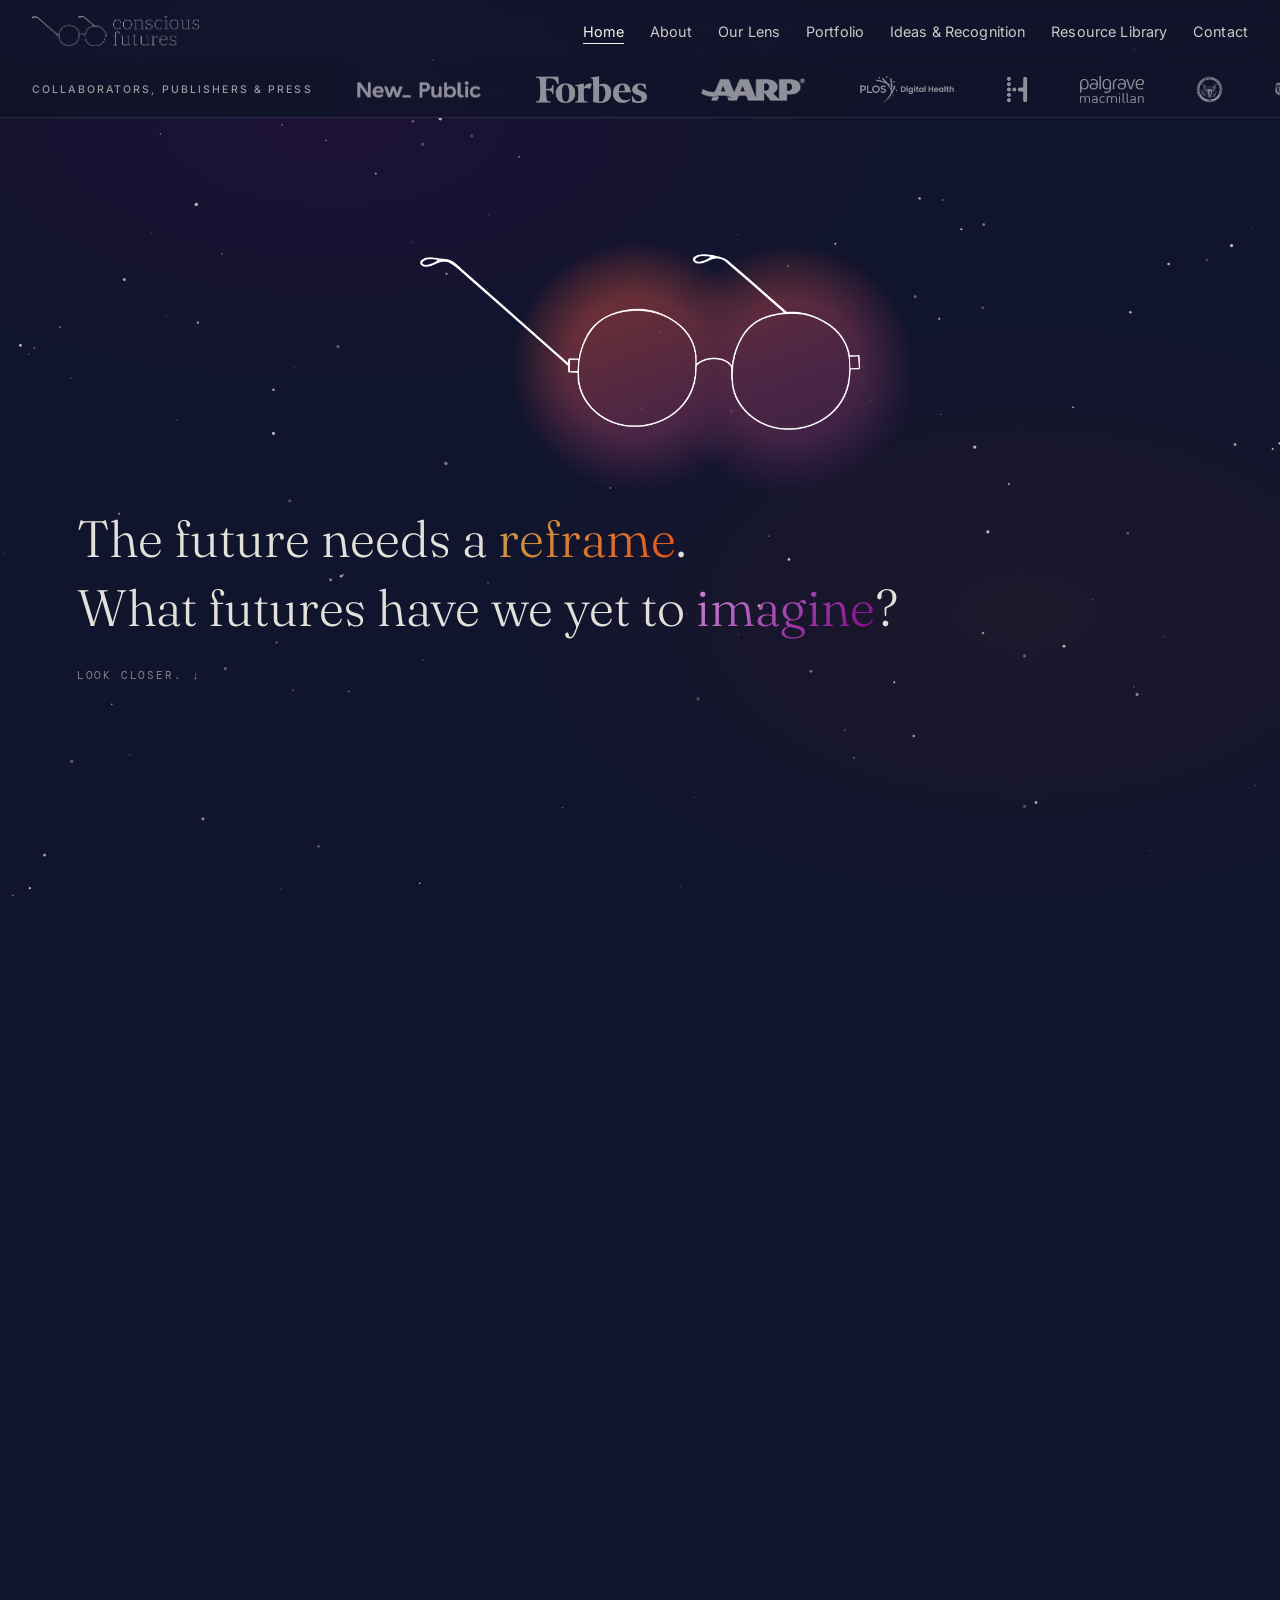
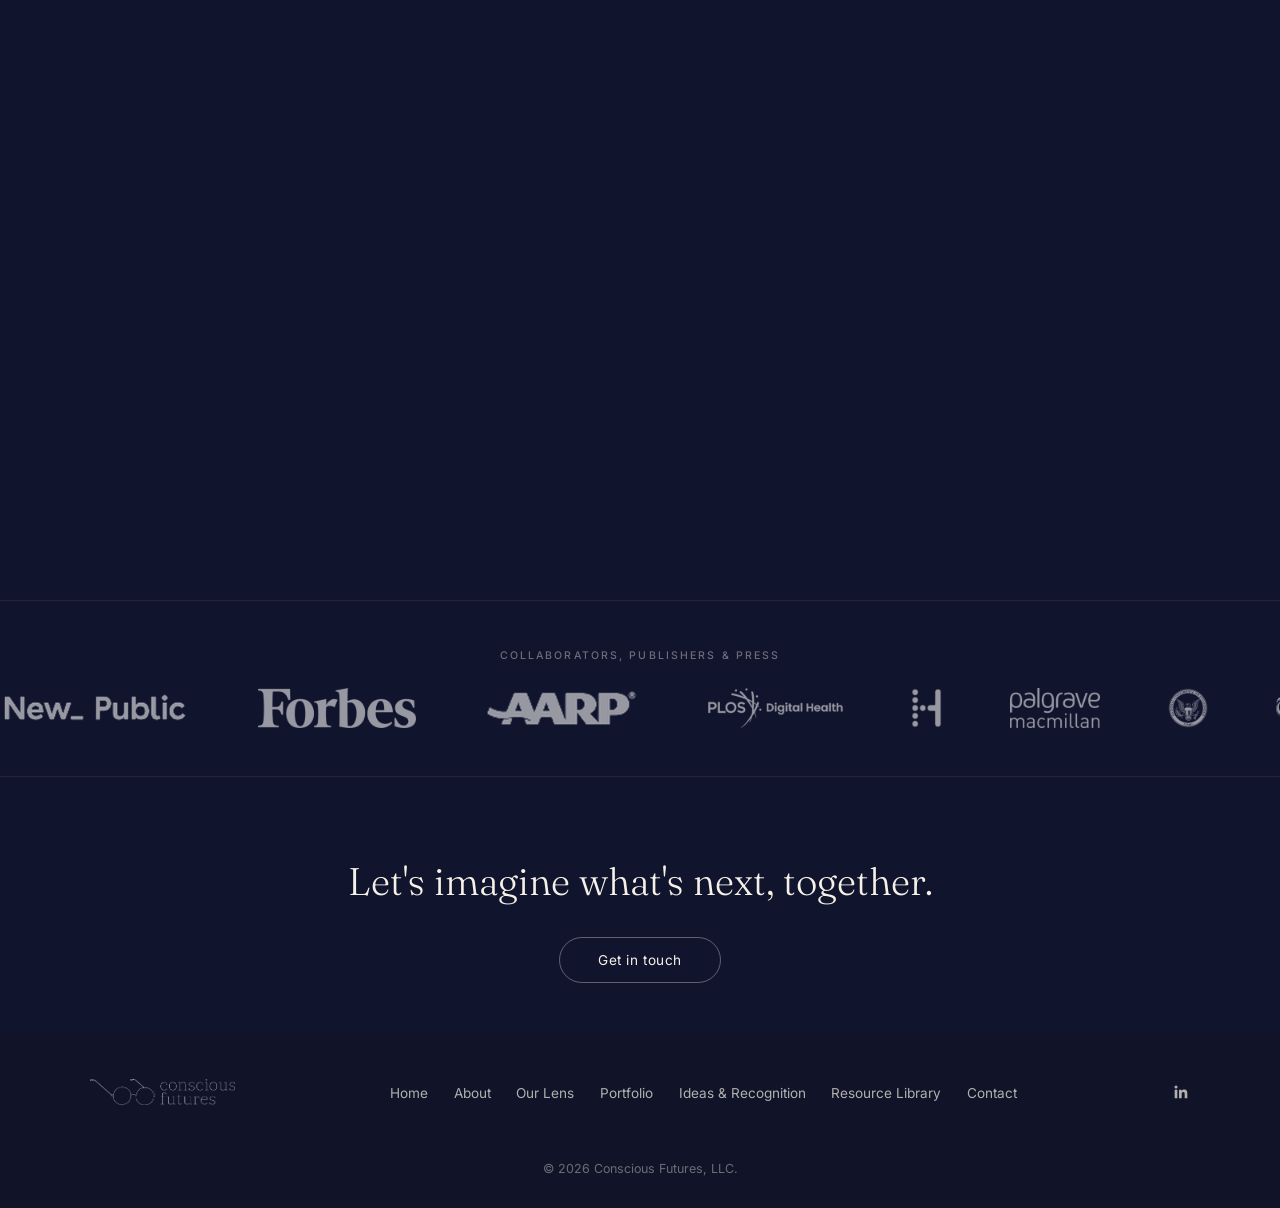
<file: index.html>
<!DOCTYPE html>
<html lang="en">
<head>
<meta charset="UTF-8">
<meta name="viewport" content="width=device-width, initial-scale=1.0">
<title>Conscious Futures — Through the Lens</title>
<meta name="description" content="Conscious Futures is a research and strategy studio designing for the futures we actually want to inherit.">
<link rel="preconnect" href="https://fonts.googleapis.com">
<link rel="preconnect" href="https://fonts.gstatic.com" crossorigin>
<link href="https://fonts.googleapis.com/css2?family=Fraunces:ital,wght@0,300;0,400;1,300;1,400&family=Inter:wght@300;400;500&family=DM+Mono:wght@400;500&display=swap" rel="stylesheet">
<link rel="stylesheet" href="assets/css/main.css">
<link rel="stylesheet" href="shared/nav.css">
<link rel="stylesheet" href="shared/footer.css">
<!-- Cloudflare Web Analytics --><script type='module' src='https://static.cloudflareinsights.com/beacon.min.js' data-cf-beacon='{"token": "ea62372e60d5477eb6dc241cc973068b"}'></script><!-- End Cloudflare Web Analytics -->
</head>
<body>

<div id="site-nav-placeholder" data-theme="dark-bg" data-current="home"></div>

<section class="marquee-section marquee-section--top" aria-label="Collaborators, publishers and press">
  <p class="marquee-label">Collaborators, publishers &amp; press</p>
  <div class="marquee-track" id="marqueeTrack">
    <span class="marquee-item"><img src="assets/images/logos/gray/new-public.png" alt="New_Public" height="40"></span>
    <span class="marquee-item"><img src="assets/images/logos/gray/forbes.png" alt="Forbes" height="40"></span>
    <span class="marquee-item"><img src="assets/images/logos/gray/aarp.png" alt="AARP" height="40"></span>
    <span class="marquee-item"><img src="assets/images/logos/gray/plos-digital-health.png" alt="PLOS Digital Health" height="40"></span>
    <span class="marquee-item"><img src="assets/images/logos/gray/harmony.png" alt="Harmony Labs" height="40"></span>
    <span class="marquee-item"><img src="assets/images/logos/gray/palgrave.png" alt="Palgrave Macmillan" height="40"></span>
    <span class="marquee-item"><img src="assets/images/logos/gray/ncoc.png" alt="National Conference on Citizenship" height="40"></span>
    <span class="marquee-item"><img src="assets/images/logos/gray/wapo.png" alt="The Washington Post" height="40"></span>
    <span class="marquee-item"><img src="assets/images/logos/gray/new-america.png" alt="New America" height="40"></span>
    <span class="marquee-item"><img src="assets/images/logos/gray/georgetown-university-press.png" alt="Georgetown University Press" height="40"></span>
    <span class="marquee-item"><img src="assets/images/logos/gray/made-by-us.png" alt="History Made By Us" height="40"></span>
    <span class="marquee-item"><img src="assets/images/logos/gray/reuters.png" alt="Reuters" height="40"></span>
    <span class="marquee-item"><img src="assets/images/logos/gray/democracy-2076.png" alt="Democracy 2076" height="40"></span>
    <span class="marquee-item"><img src="assets/images/logos/gray/cnn.png" alt="CNN" height="40"></span>
    <span class="marquee-item"><img src="assets/images/logos/gray/red-house.png" alt="Georgetown University Red House" height="40"></span>
    <span class="marquee-item"><img src="assets/images/logos/gray/chatham-house.png" alt="Chatham House" height="40"></span>
    <span class="marquee-item"><img src="assets/images/logos/gray/fsc.png" alt="Foundation for Social Connection" height="40"></span>
    <span class="marquee-item"><img src="assets/images/logos/gray/harvard-ilab.png" alt="Harvard Innovation Labs" height="40"></span>
    <span class="marquee-item"><img src="assets/images/logos/gray/cogenerate.png" alt="CoGenerate" height="40"></span>
    <span class="marquee-item"><img src="assets/images/logos/gray/columbia-climate.png" alt="Columbia Climate School" height="40"></span>
    <span class="marquee-item"><img src="assets/images/logos/gray/ideo-u.png" alt="IDEO U" height="40"></span>
    <span class="marquee-item"><img src="assets/images/logos/gray/pew.png" alt="Pew" height="40"></span>
    <span class="marquee-item"><img src="assets/images/logos/gray/visit-philadelphia.png" alt="Visit Philadelphia" height="40"></span>
    <span class="marquee-item"><img src="assets/images/logos/gray/ted-democracy.png" alt="TED Democracy" height="40"></span>
    <span class="marquee-item"><img src="assets/images/logos/gray/climate-week-nyc.png" alt="Climate Week NYC" height="40"></span>
    <span class="marquee-item"><img src="assets/images/logos/gray/civics-unplugged.png" alt="Civics Unplugged" height="40"></span>
    <span class="marquee-item"><img src="assets/images/logos/gray/nationswell.png" alt="NationSwell" height="40"></span>
    <span class="marquee-item"><img src="assets/images/logos/gray/her-campus-media.png" alt="Her Campus Media" height="40"></span>
    <span class="marquee-item"><img src="assets/images/logos/gray/curiosity-mobile.png" alt="Curiosity Mobile" height="40"></span>
    <span class="marquee-item"><img src="assets/images/logos/gray/wired-human.png" alt="Wired Human" height="40"></span>
    <span class="marquee-item"><img src="assets/images/logos/gray/american-conversation-project.png" alt="American Conversation Project" height="40"></span>
    <span class="marquee-item"><img src="assets/images/logos/gray/thred-media.png" alt="Thred Media" height="40"></span>
    <span class="marquee-item"><img src="assets/images/logos/gray/wellbeing-project.png" alt="The Wellbeing Project" height="40"></span>
    <span class="marquee-item"><img src="assets/images/logos/gray/for-you-page.png" alt="ForYouPage.org" height="40"></span>
    <span class="marquee-item"><img src="assets/images/logos/gray/rethink-citizen.png" alt="ReThink Citizen" height="40"></span>
    <span class="marquee-item"><img src="assets/images/logos/gray/timeleft.png" alt="Timeleft" height="40"></span>
    <span class="marquee-item"><img src="assets/images/logos/gray/reimagine-story-lab.png" alt="Reimagine Story Lab" height="40"></span>
    <span class="marquee-item"><img src="assets/images/logos/gray/beeck.png" alt="Beeck Center" height="40"></span>
    <span class="marquee-item"><img src="assets/images/logos/gray/brio.png" alt="Brio" height="40"></span>
    <span class="marquee-item"><img src="assets/images/logos/gray/unitar.png" alt="UNITAR" height="40"></span>
    <span class="marquee-item"><img src="assets/images/logos/gray/online-irl.png" alt="Online &amp; IRL" height="40"></span>
    <span class="marquee-item"><img src="assets/images/logos/gray/usaid.png" alt="USAID" height="40"></span>
    <span class="marquee-item"><img src="assets/images/logos/gray/cmu-design.png" alt="Carnegie Mellon School of Design" height="40"></span>
    <span class="marquee-item"><img src="assets/images/logos/gray/visions2030.png" alt="Visions 2030" height="40"></span>
    <span class="marquee-item"><img src="assets/images/logos/gray/freestate-justice.png" alt="FreeState Justice" height="40"></span>
    <span class="marquee-item"><img src="assets/images/logos/gray/eyldi.png" alt="EYLDI" height="40"></span>
    <span class="marquee-item"><img src="assets/images/logos/gray/youth-move.png" alt="Youth MOVE National" height="40"></span>
    <span class="marquee-item"><img src="assets/images/logos/gray/nih.png" alt="NIH / NIDA" height="40"></span>
    <span class="marquee-item" aria-hidden="true"><img src="assets/images/logos/gray/new-public.png" alt="" height="40"></span>
    <span class="marquee-item" aria-hidden="true"><img src="assets/images/logos/gray/forbes.png" alt="" height="40"></span>
    <span class="marquee-item" aria-hidden="true"><img src="assets/images/logos/gray/aarp.png" alt="" height="40"></span>
    <span class="marquee-item" aria-hidden="true"><img src="assets/images/logos/gray/plos-digital-health.png" alt="" height="40"></span>
    <span class="marquee-item" aria-hidden="true"><img src="assets/images/logos/gray/harmony.png" alt="" height="40"></span>
    <span class="marquee-item" aria-hidden="true"><img src="assets/images/logos/gray/palgrave.png" alt="" height="40"></span>
    <span class="marquee-item" aria-hidden="true"><img src="assets/images/logos/gray/ncoc.png" alt="" height="40"></span>
    <span class="marquee-item" aria-hidden="true"><img src="assets/images/logos/gray/wapo.png" alt="" height="40"></span>
    <span class="marquee-item" aria-hidden="true"><img src="assets/images/logos/gray/new-america.png" alt="" height="40"></span>
    <span class="marquee-item" aria-hidden="true"><img src="assets/images/logos/gray/georgetown-university-press.png" alt="" height="40"></span>
    <span class="marquee-item" aria-hidden="true"><img src="assets/images/logos/gray/made-by-us.png" alt="" height="40"></span>
    <span class="marquee-item" aria-hidden="true"><img src="assets/images/logos/gray/reuters.png" alt="" height="40"></span>
    <span class="marquee-item" aria-hidden="true"><img src="assets/images/logos/gray/democracy-2076.png" alt="" height="40"></span>
    <span class="marquee-item" aria-hidden="true"><img src="assets/images/logos/gray/cnn.png" alt="" height="40"></span>
    <span class="marquee-item" aria-hidden="true"><img src="assets/images/logos/gray/red-house.png" alt="" height="40"></span>
    <span class="marquee-item" aria-hidden="true"><img src="assets/images/logos/gray/chatham-house.png" alt="" height="40"></span>
    <span class="marquee-item" aria-hidden="true"><img src="assets/images/logos/gray/fsc.png" alt="" height="40"></span>
    <span class="marquee-item" aria-hidden="true"><img src="assets/images/logos/gray/harvard-ilab.png" alt="" height="40"></span>
    <span class="marquee-item" aria-hidden="true"><img src="assets/images/logos/gray/cogenerate.png" alt="" height="40"></span>
    <span class="marquee-item" aria-hidden="true"><img src="assets/images/logos/gray/columbia-climate.png" alt="" height="40"></span>
    <span class="marquee-item" aria-hidden="true"><img src="assets/images/logos/gray/ideo-u.png" alt="" height="40"></span>
    <span class="marquee-item" aria-hidden="true"><img src="assets/images/logos/gray/pew.png" alt="" height="40"></span>
    <span class="marquee-item" aria-hidden="true"><img src="assets/images/logos/gray/visit-philadelphia.png" alt="" height="40"></span>
    <span class="marquee-item" aria-hidden="true"><img src="assets/images/logos/gray/ted-democracy.png" alt="" height="40"></span>
    <span class="marquee-item" aria-hidden="true"><img src="assets/images/logos/gray/climate-week-nyc.png" alt="" height="40"></span>
    <span class="marquee-item" aria-hidden="true"><img src="assets/images/logos/gray/civics-unplugged.png" alt="" height="40"></span>
    <span class="marquee-item" aria-hidden="true"><img src="assets/images/logos/gray/nationswell.png" alt="" height="40"></span>
    <span class="marquee-item" aria-hidden="true"><img src="assets/images/logos/gray/her-campus-media.png" alt="" height="40"></span>
    <span class="marquee-item" aria-hidden="true"><img src="assets/images/logos/gray/curiosity-mobile.png" alt="" height="40"></span>
    <span class="marquee-item" aria-hidden="true"><img src="assets/images/logos/gray/wired-human.png" alt="" height="40"></span>
    <span class="marquee-item" aria-hidden="true"><img src="assets/images/logos/gray/american-conversation-project.png" alt="" height="40"></span>
    <span class="marquee-item" aria-hidden="true"><img src="assets/images/logos/gray/thred-media.png" alt="" height="40"></span>
    <span class="marquee-item" aria-hidden="true"><img src="assets/images/logos/gray/wellbeing-project.png" alt="" height="40"></span>
    <span class="marquee-item" aria-hidden="true"><img src="assets/images/logos/gray/for-you-page.png" alt="" height="40"></span>
    <span class="marquee-item" aria-hidden="true"><img src="assets/images/logos/gray/rethink-citizen.png" alt="" height="40"></span>
    <span class="marquee-item" aria-hidden="true"><img src="assets/images/logos/gray/timeleft.png" alt="" height="40"></span>
    <span class="marquee-item" aria-hidden="true"><img src="assets/images/logos/gray/reimagine-story-lab.png" alt="" height="40"></span>
    <span class="marquee-item" aria-hidden="true"><img src="assets/images/logos/gray/beeck.png" alt="" height="40"></span>
    <span class="marquee-item" aria-hidden="true"><img src="assets/images/logos/gray/brio.png" alt="" height="40"></span>
    <span class="marquee-item" aria-hidden="true"><img src="assets/images/logos/gray/unitar.png" alt="" height="40"></span>
    <span class="marquee-item" aria-hidden="true"><img src="assets/images/logos/gray/online-irl.png" alt="" height="40"></span>
    <span class="marquee-item" aria-hidden="true"><img src="assets/images/logos/gray/usaid.png" alt="" height="40"></span>
    <span class="marquee-item" aria-hidden="true"><img src="assets/images/logos/gray/cmu-design.png" alt="" height="40"></span>
    <span class="marquee-item" aria-hidden="true"><img src="assets/images/logos/gray/visions2030.png" alt="" height="40"></span>
    <span class="marquee-item" aria-hidden="true"><img src="assets/images/logos/gray/freestate-justice.png" alt="" height="40"></span>
    <span class="marquee-item" aria-hidden="true"><img src="assets/images/logos/gray/eyldi.png" alt="" height="40"></span>
    <span class="marquee-item" aria-hidden="true"><img src="assets/images/logos/gray/youth-move.png" alt="" height="40"></span>
    <span class="marquee-item" aria-hidden="true"><img src="assets/images/logos/gray/nih.png" alt="" height="40"></span>
  </div>
</section>

<main class="portal" id="portal">
  <div class="portal-sticky">

    <!-- Layer 1: starfield -->
    <div class="starfield rm-section rm-hero" id="starfield">
      <canvas id="starCanvas"></canvas>

      <!-- Layer 2: horizon reveal, masked to lens circles by JS -->
      <div class="horizon-layer" id="horizonLayer"></div>

      <!-- Layer 3: glasses graphic (brand logo) -->
      <div class="glasses-wrap" id="glassesWrap">
        <img src="shared/assets/logo-white-glasses.png" alt="" aria-hidden="true">
      </div>

      <!-- Layer 4: hero text -->
      <div class="hero-text" id="heroText">
        <h1>The future needs a <span class="word-reframe">reframe</span>.<br>What futures have we yet to <span class="word-imagine">imagine</span>?</h1>
        <button type="button" class="scroll-cue" id="scrollCue">Look closer.</button>
      </div>
    </div>

    <!-- Layer 5: bridge -->
    <div class="bridge-layer rm-section" id="bridgeLayer">
      <p>Conscious Futures is a research and strategy studio designing for the futures we actually want to inherit.</p>
    </div>

    <!-- Layer 6: quote -->
    <div class="quote-layer rm-section" id="quoteLayer">
      <blockquote>
        “The future can’t be predicted, but it can be envisioned and brought lovingly into being.”
        <cite>— Donella Meadows</cite>
      </blockquote>
    </div>

    <!-- Layer 7: landmarks -->
    <div class="landmarks rm-section" id="landmarks">
      <div class="landmark-grid">
        <a class="landmark-tile lt-about" href="about/">
          <h3>About</h3>
          <p>Who we are, how we work, and the people behind the studio.</p>
        </a>
        <a class="landmark-tile lt-lens" href="our-lens/">
          <h3>Our Lens</h3>
          <p>The frameworks and questions that shape how we see what's next.</p>
        </a>
        <a class="landmark-tile lt-projects" href="portfolio/">
          <h3>Projects</h3>
          <p>Work in the field — research, strategy, and design in practice.</p>
        </a>
        <a class="landmark-tile lt-ideas" href="ideas/">
          <h3>Ideas</h3>
          <p>Recognition, writing, and provocations worth sitting with.</p>
        </a>
        <a class="landmark-tile lt-library" href="resources/">
          <h3>Resource Library</h3>
          <p>A growing collection of tools, research, and reference points.</p>
        </a>
      </div>
    </div>

  </div>
</main>

<section class="marquee-section" aria-label="Collaborators, publishers and press">
  <p class="marquee-label">Collaborators, publishers &amp; press</p>
  <div class="marquee-track">
    <span class="marquee-item"><img src="assets/images/logos/gray/new-public.png" alt="New_Public" height="40"></span>
    <span class="marquee-item"><img src="assets/images/logos/gray/forbes.png" alt="Forbes" height="40"></span>
    <span class="marquee-item"><img src="assets/images/logos/gray/aarp.png" alt="AARP" height="40"></span>
    <span class="marquee-item"><img src="assets/images/logos/gray/plos-digital-health.png" alt="PLOS Digital Health" height="40"></span>
    <span class="marquee-item"><img src="assets/images/logos/gray/harmony.png" alt="Harmony Labs" height="40"></span>
    <span class="marquee-item"><img src="assets/images/logos/gray/palgrave.png" alt="Palgrave Macmillan" height="40"></span>
    <span class="marquee-item"><img src="assets/images/logos/gray/ncoc.png" alt="National Conference on Citizenship" height="40"></span>
    <span class="marquee-item"><img src="assets/images/logos/gray/wapo.png" alt="The Washington Post" height="40"></span>
    <span class="marquee-item"><img src="assets/images/logos/gray/new-america.png" alt="New America" height="40"></span>
    <span class="marquee-item"><img src="assets/images/logos/gray/georgetown-university-press.png" alt="Georgetown University Press" height="40"></span>
    <span class="marquee-item"><img src="assets/images/logos/gray/made-by-us.png" alt="History Made By Us" height="40"></span>
    <span class="marquee-item"><img src="assets/images/logos/gray/reuters.png" alt="Reuters" height="40"></span>
    <span class="marquee-item"><img src="assets/images/logos/gray/democracy-2076.png" alt="Democracy 2076" height="40"></span>
    <span class="marquee-item"><img src="assets/images/logos/gray/cnn.png" alt="CNN" height="40"></span>
    <span class="marquee-item"><img src="assets/images/logos/gray/red-house.png" alt="Georgetown University Red House" height="40"></span>
    <span class="marquee-item"><img src="assets/images/logos/gray/chatham-house.png" alt="Chatham House" height="40"></span>
    <span class="marquee-item"><img src="assets/images/logos/gray/fsc.png" alt="Foundation for Social Connection" height="40"></span>
    <span class="marquee-item"><img src="assets/images/logos/gray/harvard-ilab.png" alt="Harvard Innovation Labs" height="40"></span>
    <span class="marquee-item"><img src="assets/images/logos/gray/cogenerate.png" alt="CoGenerate" height="40"></span>
    <span class="marquee-item"><img src="assets/images/logos/gray/columbia-climate.png" alt="Columbia Climate School" height="40"></span>
    <span class="marquee-item"><img src="assets/images/logos/gray/ideo-u.png" alt="IDEO U" height="40"></span>
    <span class="marquee-item"><img src="assets/images/logos/gray/pew.png" alt="Pew" height="40"></span>
    <span class="marquee-item"><img src="assets/images/logos/gray/visit-philadelphia.png" alt="Visit Philadelphia" height="40"></span>
    <span class="marquee-item"><img src="assets/images/logos/gray/ted-democracy.png" alt="TED Democracy" height="40"></span>
    <span class="marquee-item"><img src="assets/images/logos/gray/climate-week-nyc.png" alt="Climate Week NYC" height="40"></span>
    <span class="marquee-item"><img src="assets/images/logos/gray/civics-unplugged.png" alt="Civics Unplugged" height="40"></span>
    <span class="marquee-item"><img src="assets/images/logos/gray/nationswell.png" alt="NationSwell" height="40"></span>
    <span class="marquee-item"><img src="assets/images/logos/gray/her-campus-media.png" alt="Her Campus Media" height="40"></span>
    <span class="marquee-item"><img src="assets/images/logos/gray/curiosity-mobile.png" alt="Curiosity Mobile" height="40"></span>
    <span class="marquee-item"><img src="assets/images/logos/gray/wired-human.png" alt="Wired Human" height="40"></span>
    <span class="marquee-item"><img src="assets/images/logos/gray/american-conversation-project.png" alt="American Conversation Project" height="40"></span>
    <span class="marquee-item"><img src="assets/images/logos/gray/thred-media.png" alt="Thred Media" height="40"></span>
    <span class="marquee-item"><img src="assets/images/logos/gray/wellbeing-project.png" alt="The Wellbeing Project" height="40"></span>
    <span class="marquee-item"><img src="assets/images/logos/gray/for-you-page.png" alt="ForYouPage.org" height="40"></span>
    <span class="marquee-item"><img src="assets/images/logos/gray/rethink-citizen.png" alt="ReThink Citizen" height="40"></span>
    <span class="marquee-item"><img src="assets/images/logos/gray/timeleft.png" alt="Timeleft" height="40"></span>
    <span class="marquee-item"><img src="assets/images/logos/gray/reimagine-story-lab.png" alt="Reimagine Story Lab" height="40"></span>
    <span class="marquee-item"><img src="assets/images/logos/gray/beeck.png" alt="Beeck Center" height="40"></span>
    <span class="marquee-item"><img src="assets/images/logos/gray/brio.png" alt="Brio" height="40"></span>
    <span class="marquee-item"><img src="assets/images/logos/gray/unitar.png" alt="UNITAR" height="40"></span>
    <span class="marquee-item"><img src="assets/images/logos/gray/online-irl.png" alt="Online &amp; IRL" height="40"></span>
    <span class="marquee-item"><img src="assets/images/logos/gray/usaid.png" alt="USAID" height="40"></span>
    <span class="marquee-item"><img src="assets/images/logos/gray/cmu-design.png" alt="Carnegie Mellon School of Design" height="40"></span>
    <span class="marquee-item"><img src="assets/images/logos/gray/visions2030.png" alt="Visions 2030" height="40"></span>
    <span class="marquee-item"><img src="assets/images/logos/gray/freestate-justice.png" alt="FreeState Justice" height="40"></span>
    <span class="marquee-item"><img src="assets/images/logos/gray/eyldi.png" alt="EYLDI" height="40"></span>
    <span class="marquee-item"><img src="assets/images/logos/gray/youth-move.png" alt="Youth MOVE National" height="40"></span>
    <span class="marquee-item"><img src="assets/images/logos/gray/nih.png" alt="NIH / NIDA" height="40"></span>
    <span class="marquee-item" aria-hidden="true"><img src="assets/images/logos/gray/new-public.png" alt="" height="40"></span>
    <span class="marquee-item" aria-hidden="true"><img src="assets/images/logos/gray/forbes.png" alt="" height="40"></span>
    <span class="marquee-item" aria-hidden="true"><img src="assets/images/logos/gray/aarp.png" alt="" height="40"></span>
    <span class="marquee-item" aria-hidden="true"><img src="assets/images/logos/gray/plos-digital-health.png" alt="" height="40"></span>
    <span class="marquee-item" aria-hidden="true"><img src="assets/images/logos/gray/harmony.png" alt="" height="40"></span>
    <span class="marquee-item" aria-hidden="true"><img src="assets/images/logos/gray/palgrave.png" alt="" height="40"></span>
    <span class="marquee-item" aria-hidden="true"><img src="assets/images/logos/gray/ncoc.png" alt="" height="40"></span>
    <span class="marquee-item" aria-hidden="true"><img src="assets/images/logos/gray/wapo.png" alt="" height="40"></span>
    <span class="marquee-item" aria-hidden="true"><img src="assets/images/logos/gray/new-america.png" alt="" height="40"></span>
    <span class="marquee-item" aria-hidden="true"><img src="assets/images/logos/gray/georgetown-university-press.png" alt="" height="40"></span>
    <span class="marquee-item" aria-hidden="true"><img src="assets/images/logos/gray/made-by-us.png" alt="" height="40"></span>
    <span class="marquee-item" aria-hidden="true"><img src="assets/images/logos/gray/reuters.png" alt="" height="40"></span>
    <span class="marquee-item" aria-hidden="true"><img src="assets/images/logos/gray/democracy-2076.png" alt="" height="40"></span>
    <span class="marquee-item" aria-hidden="true"><img src="assets/images/logos/gray/cnn.png" alt="" height="40"></span>
    <span class="marquee-item" aria-hidden="true"><img src="assets/images/logos/gray/red-house.png" alt="" height="40"></span>
    <span class="marquee-item" aria-hidden="true"><img src="assets/images/logos/gray/chatham-house.png" alt="" height="40"></span>
    <span class="marquee-item" aria-hidden="true"><img src="assets/images/logos/gray/fsc.png" alt="" height="40"></span>
    <span class="marquee-item" aria-hidden="true"><img src="assets/images/logos/gray/harvard-ilab.png" alt="" height="40"></span>
    <span class="marquee-item" aria-hidden="true"><img src="assets/images/logos/gray/cogenerate.png" alt="" height="40"></span>
    <span class="marquee-item" aria-hidden="true"><img src="assets/images/logos/gray/columbia-climate.png" alt="" height="40"></span>
    <span class="marquee-item" aria-hidden="true"><img src="assets/images/logos/gray/ideo-u.png" alt="" height="40"></span>
    <span class="marquee-item" aria-hidden="true"><img src="assets/images/logos/gray/pew.png" alt="" height="40"></span>
    <span class="marquee-item" aria-hidden="true"><img src="assets/images/logos/gray/visit-philadelphia.png" alt="" height="40"></span>
    <span class="marquee-item" aria-hidden="true"><img src="assets/images/logos/gray/ted-democracy.png" alt="" height="40"></span>
    <span class="marquee-item" aria-hidden="true"><img src="assets/images/logos/gray/climate-week-nyc.png" alt="" height="40"></span>
    <span class="marquee-item" aria-hidden="true"><img src="assets/images/logos/gray/civics-unplugged.png" alt="" height="40"></span>
    <span class="marquee-item" aria-hidden="true"><img src="assets/images/logos/gray/nationswell.png" alt="" height="40"></span>
    <span class="marquee-item" aria-hidden="true"><img src="assets/images/logos/gray/her-campus-media.png" alt="" height="40"></span>
    <span class="marquee-item" aria-hidden="true"><img src="assets/images/logos/gray/curiosity-mobile.png" alt="" height="40"></span>
    <span class="marquee-item" aria-hidden="true"><img src="assets/images/logos/gray/wired-human.png" alt="" height="40"></span>
    <span class="marquee-item" aria-hidden="true"><img src="assets/images/logos/gray/american-conversation-project.png" alt="" height="40"></span>
    <span class="marquee-item" aria-hidden="true"><img src="assets/images/logos/gray/thred-media.png" alt="" height="40"></span>
    <span class="marquee-item" aria-hidden="true"><img src="assets/images/logos/gray/wellbeing-project.png" alt="" height="40"></span>
    <span class="marquee-item" aria-hidden="true"><img src="assets/images/logos/gray/for-you-page.png" alt="" height="40"></span>
    <span class="marquee-item" aria-hidden="true"><img src="assets/images/logos/gray/rethink-citizen.png" alt="" height="40"></span>
    <span class="marquee-item" aria-hidden="true"><img src="assets/images/logos/gray/timeleft.png" alt="" height="40"></span>
    <span class="marquee-item" aria-hidden="true"><img src="assets/images/logos/gray/reimagine-story-lab.png" alt="" height="40"></span>
    <span class="marquee-item" aria-hidden="true"><img src="assets/images/logos/gray/beeck.png" alt="" height="40"></span>
    <span class="marquee-item" aria-hidden="true"><img src="assets/images/logos/gray/brio.png" alt="" height="40"></span>
    <span class="marquee-item" aria-hidden="true"><img src="assets/images/logos/gray/unitar.png" alt="" height="40"></span>
    <span class="marquee-item" aria-hidden="true"><img src="assets/images/logos/gray/online-irl.png" alt="" height="40"></span>
    <span class="marquee-item" aria-hidden="true"><img src="assets/images/logos/gray/usaid.png" alt="" height="40"></span>
    <span class="marquee-item" aria-hidden="true"><img src="assets/images/logos/gray/cmu-design.png" alt="" height="40"></span>
    <span class="marquee-item" aria-hidden="true"><img src="assets/images/logos/gray/visions2030.png" alt="" height="40"></span>
    <span class="marquee-item" aria-hidden="true"><img src="assets/images/logos/gray/freestate-justice.png" alt="" height="40"></span>
    <span class="marquee-item" aria-hidden="true"><img src="assets/images/logos/gray/eyldi.png" alt="" height="40"></span>
    <span class="marquee-item" aria-hidden="true"><img src="assets/images/logos/gray/youth-move.png" alt="" height="40"></span>
    <span class="marquee-item" aria-hidden="true"><img src="assets/images/logos/gray/nih.png" alt="" height="40"></span>
  </div>
</section>

<footer class="site-footer" id="contact">
  <h2>Let's imagine what's next, together.</h2>
  <a class="footer-cta" href="contact/">Get in touch</a>
</footer>

<div id="site-footer-placeholder"></div>

<script src="assets/js/main.js"></script>
<script src="shared/nav.js"></script>
<script src="shared/footer.js"></script>
</body>
</html>
</file>
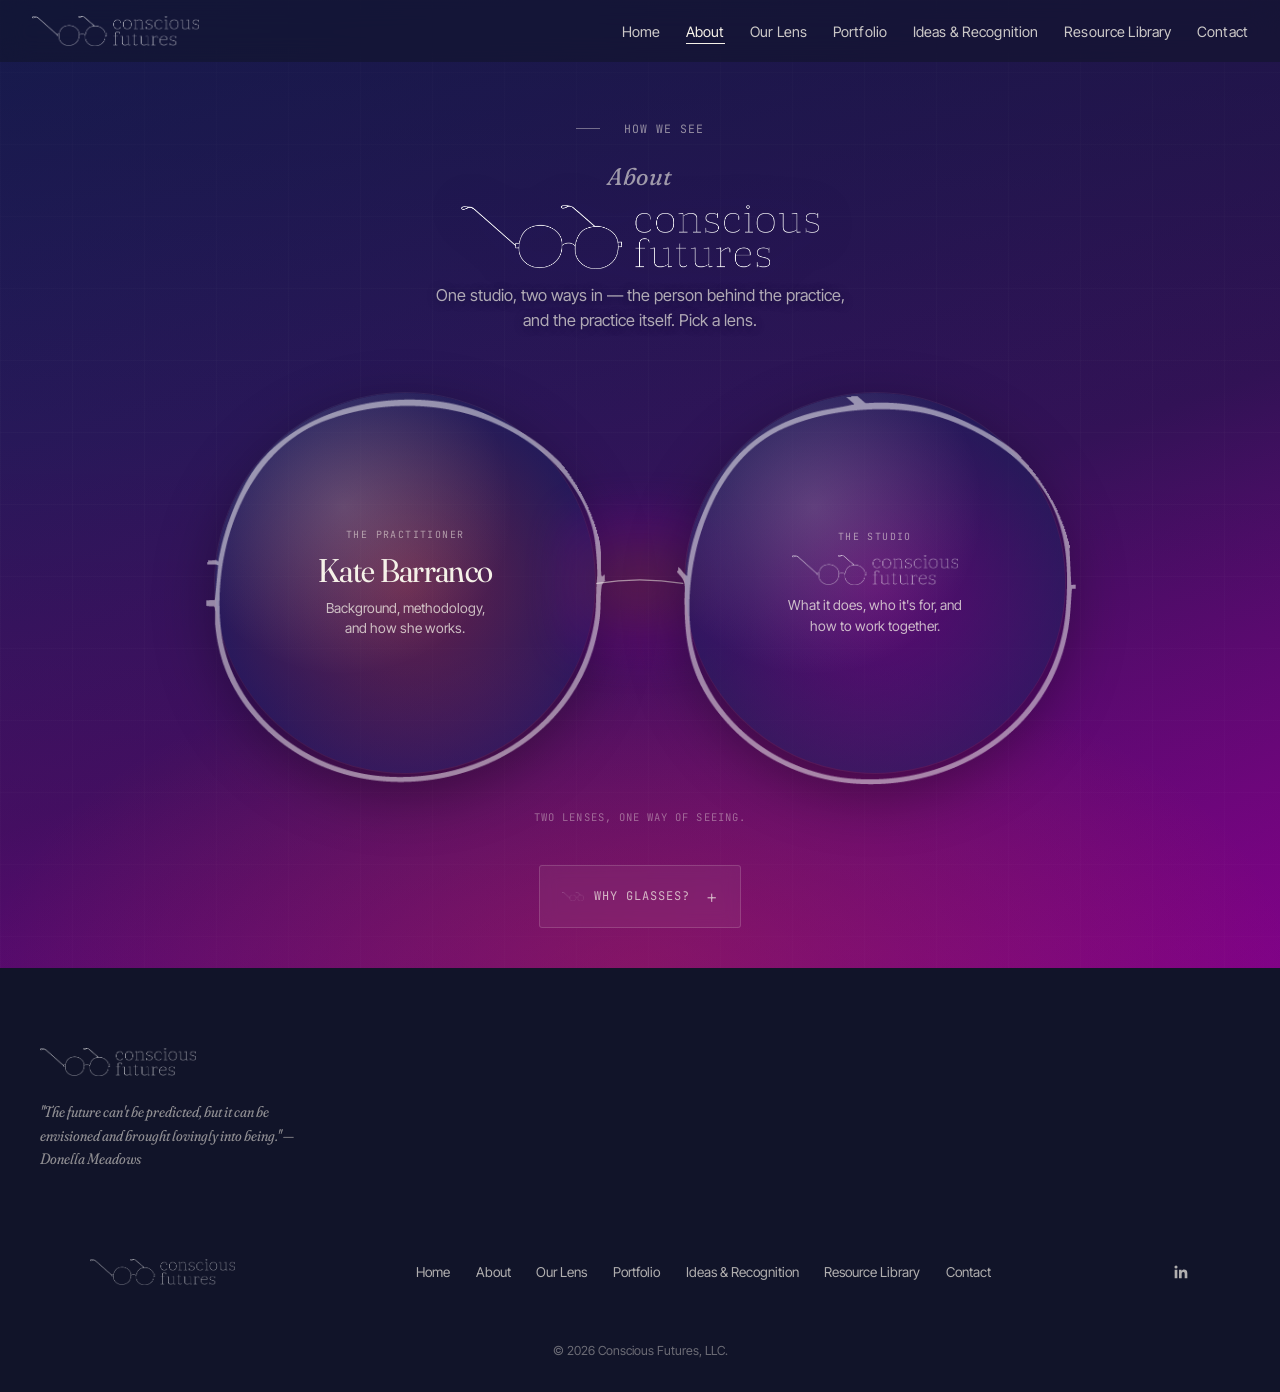
<file: about-conscious-futures/index.html>
<!DOCTYPE html>
<html lang="en">
<head>
<meta charset="UTF-8">
<meta http-equiv="refresh" content="0; url=../about/">
<link rel="canonical" href="../about/">
<title>Redirecting… — Conscious Futures Studio</title>
<script>window.location.replace("../about/");</script>
</head>
<body>
<p>This page has moved. If you are not redirected automatically, <a href="../about/">click here to go to About</a>.</p>
</body>
</html>
</file>
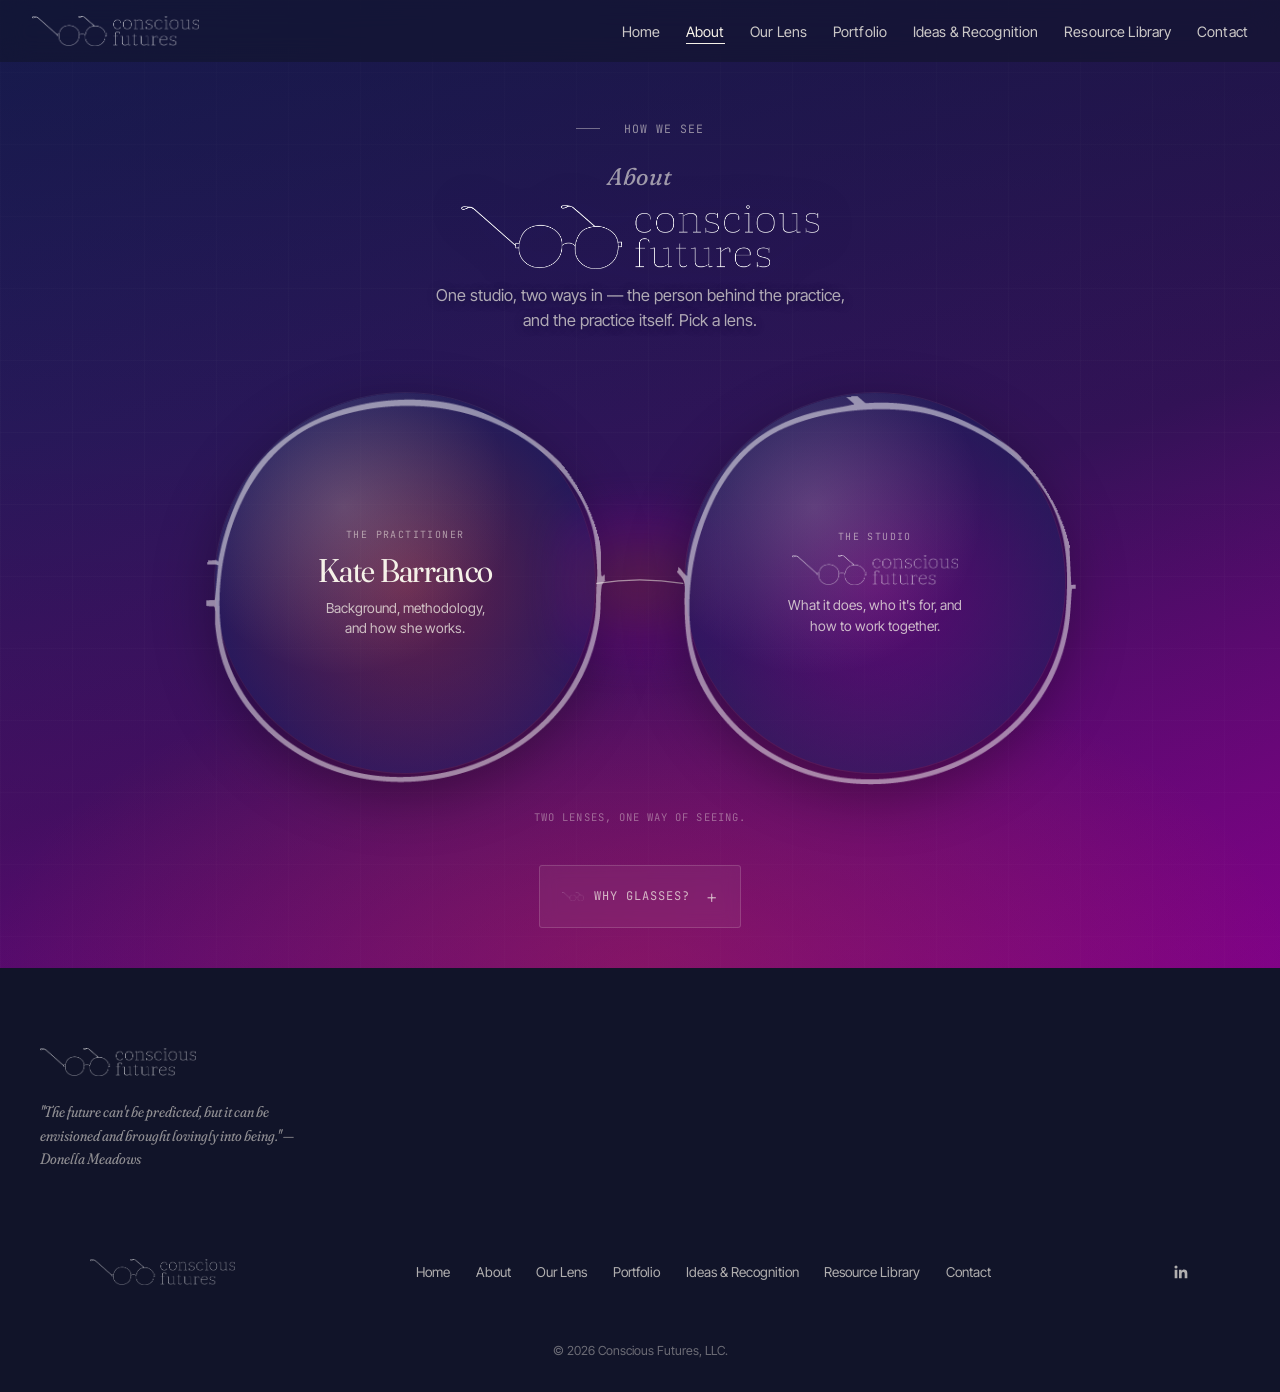
<file: about/index.html>
<!DOCTYPE html>
<html lang="en">
<head>
  <meta charset="UTF-8">
  <meta name="viewport" content="width=device-width, initial-scale=1.0">
  <title>About — Conscious Futures Studio</title>
  <meta name="description" content="Two lenses, one way of seeing: the practitioner behind Conscious Futures, and the studio itself.">
  <meta property="og:title" content="About — Conscious Futures Studio">
  <meta property="og:description" content="Two lenses, one way of seeing.">
  <meta property="og:type" content="website">
  <link rel="preconnect" href="https://fonts.googleapis.com">
  <link rel="preconnect" href="https://fonts.gstatic.com" crossorigin>
  <link href="https://fonts.googleapis.com/css2?family=Fraunces:ital,opsz,wght,SOFT,WONK@0,9..144,300..900,0..100,0..1;1,9..144,300..900,0..100,0..1&family=Inter+Tight:wght@300;400;500;600&family=JetBrains+Mono:wght@400;500&display=swap" rel="stylesheet">
  <link rel="icon" type="image/png" href="assets/images/logos/favicon.png">
  <link rel="stylesheet" href="assets/css/main.css">
  <link rel="stylesheet" href="../shared/nav.css">
  <link rel="stylesheet" href="../shared/footer.css">
  <!-- Cloudflare Web Analytics --><script type='module' src='https://static.cloudflareinsights.com/beacon.min.js' data-cf-beacon='{"token": "ea62372e60d5477eb6dc241cc973068b"}'></script><!-- End Cloudflare Web Analytics -->
  <style>
    /* ---- ABOUT HUB — brand-accent tokens (layered on top of main.css cream/ink system) ---- */
    :root{
      --orange: #E75213;
      --navy:   #1A1F5B;
      --purple: #800287;
    }
    @media (prefers-reduced-motion: reduce){
      *, *::before, *::after{ animation-duration:.01ms !important; transition-duration:.01ms !important; }
    }

    body.hub-body{ background:var(--navy); }

    /* ---- HUB SECTION ---- */
    .hub{
      position:relative;
      min-height:100vh;
      display:flex;
      flex-direction:column;
      overflow:hidden;
      background:linear-gradient(160deg, var(--navy) 0%, #331257 58%, var(--purple) 100%);
      color:var(--bg);
    }
    /* Soft navy/purple depth + a warm glow at the horizon — no flat black */
    .hub::after{
      content:'';
      position:absolute; inset:0; z-index:0; pointer-events:none;
      background:
        linear-gradient(to bottom, rgba(15,17,48,.4) 0%, transparent 45%, rgba(128,2,135,.3) 100%),
        radial-gradient(ellipse 75% 50% at 50% 100%, rgba(231,82,19,.28) 0%, transparent 68%);
    }
    .hub-grid{
      position:absolute; inset:0; z-index:0; pointer-events:none;
      background-image:
        linear-gradient(rgba(245,241,232,.02) 1px, transparent 1px),
        linear-gradient(90deg, rgba(245,241,232,.02) 1px, transparent 1px);
      background-size:72px 72px;
    }

    .hub-inner{
      position:relative; z-index:1;
      flex:1;
      display:flex; flex-direction:column; align-items:center; justify-content:center;
      padding: calc(var(--nav-h) + 3rem) var(--pad-x) 2.5rem;
      text-align:center;
    }
    .hub-eyebrow{
      color:rgba(245,241,232,.55);
      justify-content:center;
      margin-bottom:1.25rem;
    }
    .hub-eyebrow::before{ background:rgba(245,241,232,.4); }

    .hub-h1{
      display:flex; flex-direction:column; align-items:center; gap:.6rem;
      margin-bottom:.85rem;
    }
    .hub-h1-lead{
      font-family:'Fraunces', serif;
      font-size:clamp(1.1rem, 2vw, 1.5rem);
      font-weight:400; font-style:italic;
      letter-spacing:.02em;
      font-variation-settings:"opsz" 40,"SOFT" 60,"WONK" 1;
      color:rgba(245,241,232,.6);
    }
    .hub-h1-logo{
      width:clamp(240px, 28vw, 380px); height:auto;
      filter:drop-shadow(0 2px 20px rgba(15,17,48,.55));
    }
    .hub-sub{
      font-size:1.02rem;
      color:rgba(245,241,232,.68);
      max-width:46ch;
      margin: 0 auto 3.75rem;
      text-shadow:0 1px 8px rgba(15,17,48,.6);
    }

    /* ---- LENS ROW ---- */
    .lens-row{
      position:relative; z-index:1;
      display:flex;
      align-items:center;
      justify-content:center;
    }

    .lens-wrap{
      position:relative;
      width:clamp(220px, 30vw, 380px);
      height:clamp(220px, 30vw, 380px);
      flex-shrink:0;
    }
    .lens-btn{
      position:relative;
      width:100%; height:100%;
      border-radius:50%;
      display:flex; align-items:center; justify-content:center;
      text-decoration:none;
      color:var(--bg);
      overflow:hidden;
      cursor:pointer;
      transition: transform .35s cubic-bezier(0.16,1,0.3,1),
                  box-shadow .35s ease,
                  opacity .3s ease;
      box-shadow: 0 0 0 1px rgba(245,241,232,.06), 0 20px 60px rgba(0,0,0,.35);
    }
    .lens-kate{ background: radial-gradient(circle at center, rgba(231,82,19,.26) 0%, rgba(26,31,91,.55) 72%); }
    .lens-cf{   background: radial-gradient(circle at center, rgba(128,2,135,.36) 0%, rgba(26,31,91,.55) 72%); }

    /* Hand-drawn frame — the actual logo artwork (legs cropped off), so the button traces the same hand-wobbled circle as the glasses mark */
    .lens-frame{
      position:absolute; inset:-6%; width:112%; height:112%;
      pointer-events:none; z-index:2; overflow:visible;
    }
    .lens-frame img{
      width:100%; height:100%; object-fit:contain; display:block;
      opacity:.5;
      transition:opacity .3s ease, transform .35s cubic-bezier(0.16,1,0.3,1);
    }

    .lens-glass{
      position:absolute; inset:0; border-radius:50%;
      background:radial-gradient(circle at 34% 30%, rgba(245,241,232,.2) 0%, transparent 46%);
      pointer-events:none;
    }

    .lens-wrap:hover .lens-btn{ transform:scale(1.035); }
    .lens-wrap:hover .lens-frame img{ opacity:.85; }
    .lens-wrap:hover .lens-glass{ background:radial-gradient(circle at 34% 30%, rgba(245,241,232,.3) 0%, transparent 50%); }
    .lens-btn.focusing{ transform:scale(1.08); opacity:.94; }
    .lens-btn.unfocusing{ transform:scale(.94); opacity:.32; }
    .lens-btn.focusing + .lens-frame img{ transform:scale(1.08); opacity:.94; transform-origin:center; }
    .lens-btn.unfocusing + .lens-frame img{ transform:scale(.94); opacity:.32; transform-origin:center; }

    .lens-content{ position:relative; z-index:1; text-align:center; padding:0 2.1rem; }
    .lens-eyebrow{
      font-family:'JetBrains Mono', monospace;
      font-size:.62rem; letter-spacing:.14em; text-transform:uppercase;
      color:rgba(245,241,232,.55);
      margin-bottom:.65rem;
    }
    .lens-name{
      font-family:'Fraunces', serif;
      font-size:clamp(1.45rem,2.6vw,2.05rem);
      font-weight:400; letter-spacing:-.02em;
      font-variation-settings:"opsz" 144,"SOFT" 30,"WONK" 1;
      margin-bottom:.65rem;
      line-height:1.05;
    }
    .lens-desc{ font-size:.86rem; line-height:1.5; color:rgba(245,241,232,.75); max-width:22ch; margin:0 auto; }
    .lens-name-logo{ width:clamp(120px,13vw,170px); height:auto; display:block; margin:0 auto .65rem; }

    /* ---- BRIDGE ---- */
    .lens-bridge{
      position:relative;
      width:clamp(56px, 7vw, 108px);
      height:clamp(56px, 7vw, 108px);
      flex-shrink:0;
      display:flex; align-items:center; justify-content:center;
      z-index:0;
    }
    .lens-bridge svg{ width:100%; height:auto; overflow:visible; position:relative; z-index:1; }
    .bridge-path{
      fill:none;
      stroke:rgba(245,241,232,.55);
      stroke-width:1.4;
      stroke-linecap:round;
      filter:url(#bridge-wobble);
    }
    .bridge-glow{
      position:absolute; inset:-40px;
      background: radial-gradient(ellipse 80% 60% at 50% 50%, rgba(231,82,19,.22) 0%, rgba(128,2,135,.26) 62%, transparent 100%);
      filter:blur(16px);
      opacity:.85;
      pointer-events:none;
      z-index:0;
    }
    .bridge-pulse{
      position:absolute; top:50%; left:50%; width:10px; height:10px; border-radius:50%;
      background:radial-gradient(circle, rgba(245,241,232,.95) 0%, transparent 72%);
      transform:translate(-50%,-50%) scale(0);
      opacity:0;
      pointer-events:none;
      z-index:2;
      transition: transform .6s cubic-bezier(0.16,1,0.3,1), opacity .35s ease;
    }
    .lens-row.hover-left .bridge-pulse{ transform:translate(-320%,-50%) scale(1); opacity:1; }
    .lens-row.hover-right .bridge-pulse{ transform:translate(220%,-50%) scale(1); opacity:1; }

    .bridge-caption{
      position:relative; z-index:1;
      font-family:'JetBrains Mono', monospace;
      font-size:.66rem; letter-spacing:.1em; text-transform:uppercase;
      color:rgba(245,241,232,.4);
      margin-top:2.25rem;
      text-align:center;
    }

    /* ---- WHY GLASSES ACCORDION ---- */
    .hub-accordion{
      position:relative; z-index:1;
      max-width:560px; margin:2.5rem auto 0;
      background:rgba(245,241,232,.05);
      border:1px solid rgba(245,241,232,.16);
      border-radius:var(--radius);
      backdrop-filter:blur(8px); -webkit-backdrop-filter:blur(8px);
      text-align:left;
      overflow:hidden;
      transition:background .3s ease, border-color .3s ease;
    }
    .hub-accordion:hover{ background:rgba(245,241,232,.08); border-color:rgba(245,241,232,.26); }
    .hub-accordion-toggle{
      display:flex; align-items:center; justify-content:space-between; gap:1rem;
      padding:1rem 1.4rem;
      cursor:pointer;
      list-style:none;
      font-family:'JetBrains Mono', monospace;
      font-size:.75rem; letter-spacing:.08em; text-transform:uppercase;
      color:rgba(245,241,232,.72);
      transition:color .2s ease;
    }
    .hub-accordion-toggle::-webkit-details-marker{ display:none; }
    .hub-accordion-toggle:hover{ color:var(--bg); }
    .hub-accordion-toggle-label{ display:flex; align-items:center; gap:.6rem; }
    .hub-accordion-toggle-label img{ width:22px; height:auto; opacity:.85; }
    .hub-accordion-caret{ font-size:1.15rem; font-family:'Inter Tight', sans-serif; font-weight:300; transition:transform .3s ease; flex-shrink:0; }
    .hub-accordion[open] .hub-accordion-caret{ transform:rotate(45deg); }
    .hub-accordion-panel{ padding:0 1.4rem 1.6rem; }
    .hub-accordion-panel p{
      font-family:'Inter Tight', sans-serif;
      font-size:.92rem; line-height:1.7; color:rgba(245,241,232,.78);
    }
    .hub-accordion-panel p + p{ margin-top:.9rem; }

    @media (max-width: 720px){
      .lens-row{ flex-direction:column; }
      .lens-wrap{ width:min(78vw,300px); height:min(78vw,300px); }
      .lens-bridge{ width:60px; height:60px; transform:rotate(90deg); margin:-6px 0; }
      .bridge-glow{ inset:-30px; }
    }

    /* ---- NAV — About dropdown (this build only routes within the About experience) ---- */
    .nav-dropdown{ position:relative; }
    .nav-dropdown-toggle{ display:flex; align-items:center; gap:.3rem; }
    .nav-caret{ font-size:.65em; transition:transform .25s ease; display:inline-block; }
    .nav-dropdown:hover .nav-caret, .nav-dropdown:focus-within .nav-caret{ transform:rotateX(180deg); }
    .nav-dropdown-menu{
      position:absolute; top:calc(100% + 14px); right:0; transform:translateY(6px);
      background:var(--paper); border:1px solid var(--line); border-radius:var(--radius);
      box-shadow:0 20px 50px rgba(0,0,0,.14);
      min-width:220px; padding:.5rem; list-style:none;
      opacity:0; visibility:hidden; pointer-events:none;
      transition:opacity .22s ease, transform .22s ease;
      z-index:50;
    }
    .nav-dropdown:hover .nav-dropdown-menu,
    .nav-dropdown:focus-within .nav-dropdown-menu{
      opacity:1; visibility:visible; pointer-events:auto; transform:translateY(0);
    }
    .nav-dropdown-menu a{
      display:block; padding:.65rem .85rem; border-radius:calc(var(--radius) - 6px);
      font-size:.88rem; color:var(--ink); text-decoration:none; white-space:nowrap;
    }
    .nav-dropdown-menu a:hover{ background:var(--bg); }
    .nav-mobile-sub{ padding-left:1.5rem !important; font-size:.9em !important; opacity:.75; }
  </style>
</head>
<body class="hub-body">

<!-- ============================================================
     NAV
     ============================================================ -->
<div id="site-nav-placeholder" data-theme="dark-bg" data-current="about"></div>

<!-- ============================================================
     HUB — two lenses, one bridge
     ============================================================ -->
<section class="hub" aria-label="About Conscious Futures — choose a lens">
  <div class="hub-grid" aria-hidden="true"></div>

  <!-- inline SVG filter for the bridge's hand-drawn wobble, echoing the logo's own hand-drawn imperfection -->
  <svg width="0" height="0" style="position:absolute">
    <filter id="bridge-wobble">
      <feTurbulence type="fractalNoise" baseFrequency="0.9" numOctaves="1" seed="7" result="noise"/>
      <feDisplacementMap in="SourceGraphic" in2="noise" scale="2.2"/>
    </filter>
  </svg>

  <div class="hub-inner">
    <div class="section-label hub-eyebrow" data-reveal>
      <span></span>
      How we see
    </div>
    <h1 class="hub-h1" data-reveal data-reveal-delay="1">
      <span class="hub-h1-lead">About</span>
      <img class="hub-h1-logo" src="assets/images/logos/logo-white-full.png" alt="Conscious Futures">
    </h1>
    <p class="hub-sub" data-reveal data-reveal-delay="2">
      One studio, two ways in — the person behind the practice, and the practice itself. Pick a lens.
    </p>

    <div class="lens-row" id="lens-row" data-reveal data-reveal-delay="3">
      <div class="lens-wrap">
        <a href="about-kate-barranco.html" class="lens-btn lens-kate" id="lens-kate" aria-label="About Kate Barranco — the practitioner behind Conscious Futures">
          <div class="lens-glass" aria-hidden="true"></div>
          <div class="lens-content">
            <div class="lens-eyebrow">The practitioner</div>
            <h2 class="lens-name">Kate Barranco</h2>
            <p class="lens-desc">Background, methodology, and how she works.</p>
          </div>
        </a>
        <div class="lens-frame" aria-hidden="true">
          <img src="assets/images/logos/logo-white-lens-left.png" alt="">
        </div>
      </div>

      <div class="lens-bridge" aria-hidden="true">
        <div class="bridge-glow"></div>
        <svg viewBox="0 0 100 30" preserveAspectRatio="none">
          <path class="bridge-path" d="M2,15 Q50,7 98,15" />
        </svg>
        <div class="bridge-pulse"></div>
      </div>

      <div class="lens-wrap">
        <a href="about-conscious-futures.html" class="lens-btn lens-cf" id="lens-cf" aria-label="About Conscious Futures — the studio">
          <div class="lens-glass" aria-hidden="true"></div>
          <div class="lens-content">
            <div class="lens-eyebrow">The studio</div>
            <h2 class="lens-name"><img class="lens-name-logo" src="assets/images/logos/logo-white-full.png" alt="Conscious Futures"></h2>
            <p class="lens-desc">What it does, who it's for, and how to work together.</p>
          </div>
        </a>
        <div class="lens-frame" aria-hidden="true">
          <img src="assets/images/logos/logo-white-lens-right.png" alt="">
        </div>
      </div>
    </div>

    <p class="bridge-caption" data-reveal data-reveal-delay="4">Two lenses, one way of seeing.</p>

    <details class="hub-accordion" data-reveal data-reveal-delay="5">
      <summary class="hub-accordion-toggle">
        <span class="hub-accordion-toggle-label">
          <img src="assets/images/logos/logo-white-glasses.png" alt="" aria-hidden="true">
          Why glasses?
        </span>
        <span class="hub-accordion-caret" aria-hidden="true">+</span>
      </summary>
      <div class="hub-accordion-panel">
        <p>Our mark is a hand-drawn pair of glasses, designed by Abby Fish — a little wobbly at the edges, not a razor-clean vector arc. That's not an accident.</p>
        <p>The future was never going to arrive polished and pre-rendered. It gets sketched, revised, and drawn again by the people paying the closest attention. Glasses are a lens, not a crystal ball — a tool for sharper sight into what's already emerging, not a promise of what's coming next.</p>
        <p>Emergent, not polished. That's the whole idea.</p>
      </div>
    </details>
  </div>
</section>

<!-- ============================================================
     FOOTER
     ============================================================ -->
<footer class="footer">
  <div class="footer-logo">
    <img src="assets/images/logos/logo-white-full.png" alt="Conscious Futures Studio">
    <p class="footer-tagline">"The future can't be predicted, but it can be envisioned and brought lovingly into being." — Donella Meadows</p>
  </div>
</footer>

<div id="site-footer-placeholder"></div>

<script src="assets/js/main.js"></script>
<script src="../shared/nav.js"></script>
<script src="../shared/footer.js"></script>
<script>
  /* ---- Bridge hover reaction: a small light travels toward the hovered lens ---- */
  (function(){
    var row = document.getElementById('lens-row');
    var kate = document.getElementById('lens-kate');
    var cf = document.getElementById('lens-cf');
    if(!row || !kate || !cf) return;
    kate.addEventListener('mouseenter', function(){ row.classList.add('hover-left'); });
    kate.addEventListener('mouseleave', function(){ row.classList.remove('hover-left'); });
    cf.addEventListener('mouseenter', function(){ row.classList.add('hover-right'); });
    cf.addEventListener('mouseleave', function(){ row.classList.remove('hover-right'); });
  })();

  /* ---- Click transition: lens "focuses" before navigating ---- */
  (function(){
    var lenses = document.querySelectorAll('.lens-btn');
    lenses.forEach(function(btn){
      btn.addEventListener('click', function(e){
        e.preventDefault();
        var href = this.getAttribute('href');
        var self = this;
        lenses.forEach(function(o){
          if(o === self){ o.classList.add('focusing'); }
          else { o.classList.add('unfocusing'); }
        });
        setTimeout(function(){ window.location.href = href; }, 260);
      });
    });
  })();
</script>
</body>
</html>
</file>
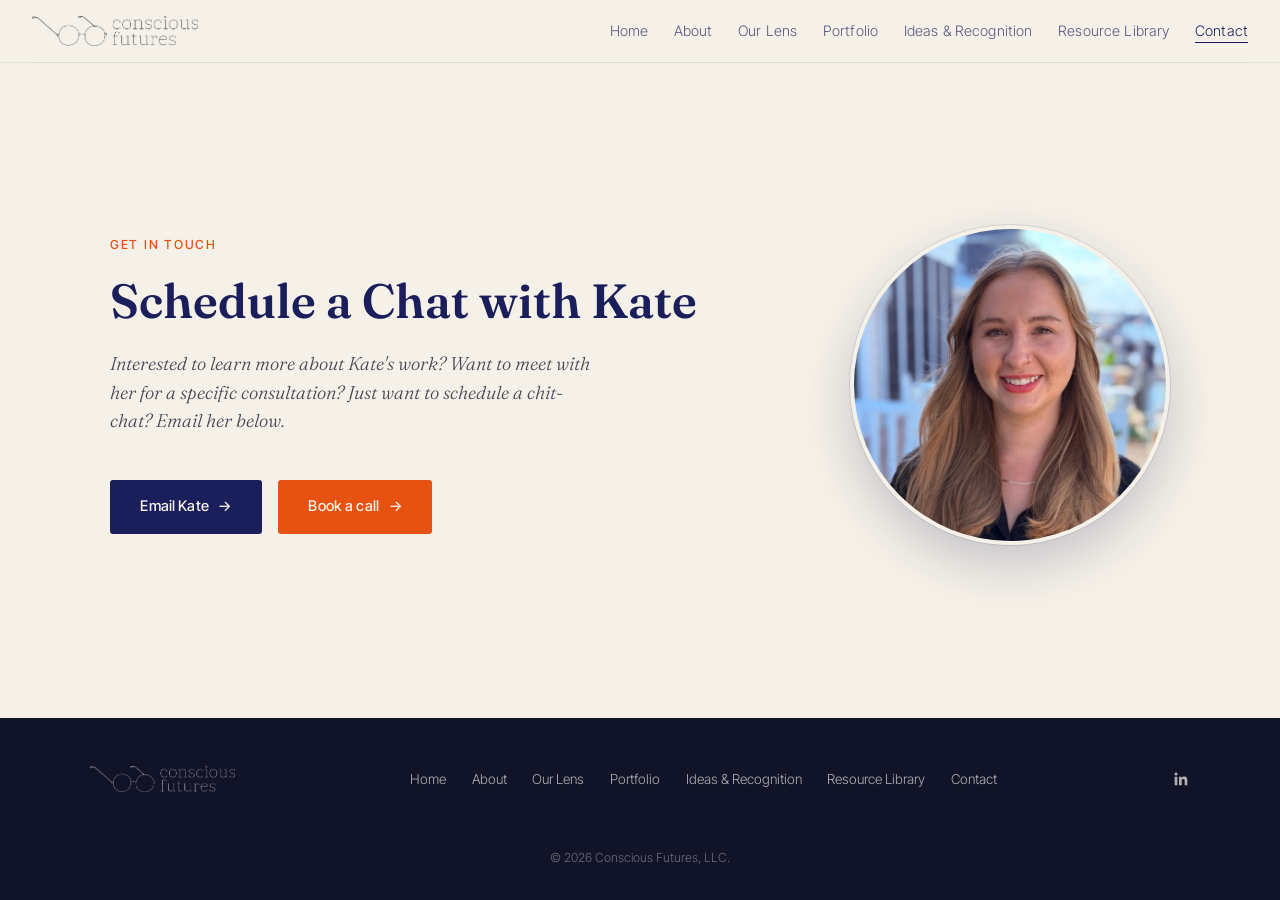
<file: contact/index.html>
<!DOCTYPE html>
<html lang="en">
<head>
<meta charset="UTF-8">
<meta name="viewport" content="width=device-width, initial-scale=1.0">
<title>Contact — Conscious Futures Studio</title>
<meta name="description" content="Get in touch with Kate Barranco at Conscious Futures Studio — email directly or book a call.">
<link rel="preconnect" href="https://fonts.googleapis.com">
<link href="https://fonts.googleapis.com/css2?family=Fraunces:ital,opsz,wght@0,9..144,300;0,9..144,400;0,9..144,600;1,9..144,300&family=Inter+Tight:wght@300;400;500&display=swap" rel="stylesheet">
<link rel="stylesheet" href="../shared/nav.css">
<link rel="stylesheet" href="../shared/footer.css">
<!-- Cloudflare Web Analytics --><script type='module' src='https://static.cloudflareinsights.com/beacon.min.js' data-cf-beacon='{"token": "ea62372e60d5477eb6dc241cc973068b"}'></script><!-- End Cloudflare Web Analytics -->
<style>
:root {
  --navy:   #1A1F5B;
  --purple: #800287;
  --orange: #E75213;
  --cream:  #F5F1E8;
  --ink:    #111429;
  --rule:   rgba(26,31,91,0.12);
  --f-display: 'Fraunces', Georgia, serif;
  --f-body:    'Inter Tight', system-ui, sans-serif;
}
*, *::before, *::after { box-sizing: border-box; margin: 0; padding: 0; }
html { scroll-behavior: smooth; }
body {
  font-family: var(--f-body);
  font-weight: 300;
  font-size: 16px;
  line-height: 1.6;
  color: var(--ink);
  background: var(--cream);
  -webkit-font-smoothing: antialiased;
  min-height: 100vh;
  display: flex;
  flex-direction: column;
}

main.contact-main {
  flex: 1;
  display: flex;
  align-items: center;
  justify-content: center;
  padding: calc(6rem + 4vw) 2rem 6rem;
}

.contact-card {
  max-width: 1060px;
  width: 100%;
  display: flex;
  align-items: center;
  justify-content: space-between;
  gap: clamp(2.5rem, 6vw, 5rem);
}

.contact-text {
  flex: 1 1 420px;
  text-align: left;
}

.contact-photo {
  flex: 0 0 auto;
  width: min(320px, 34vw);
  height: min(320px, 34vw);
  border-radius: 50%;
  overflow: hidden;
  box-shadow: 0 20px 50px rgba(26,31,91,0.22);
  border: 4px solid var(--cream);
  outline: 1px solid var(--rule);
}
.contact-photo img {
  width: 100%;
  height: 100%;
  object-fit: cover;
  object-position: center top;
  display: block;
}

.contact-eyebrow {
  font-family: var(--f-body);
  font-size: 0.78rem;
  font-weight: 500;
  letter-spacing: 0.14em;
  text-transform: uppercase;
  color: var(--orange);
  margin-bottom: 1.1rem;
}

.contact-text h1 {
  font-family: var(--f-display);
  font-weight: 600;
  font-size: clamp(2.1rem, 4.5vw, 3rem);
  color: var(--navy);
  line-height: 1.15;
  margin-bottom: 1.4rem;
}

.contact-text p.contact-intro {
  font-family: var(--f-display);
  font-style: italic;
  font-weight: 300;
  font-size: 1.15rem;
  color: rgba(17,20,41,0.78);
  max-width: 480px;
  margin: 0 0 2.75rem;
  line-height: 1.55;
}

.contact-buttons {
  display: flex;
  flex-wrap: wrap;
  justify-content: flex-start;
  gap: 1rem;
}

@media (max-width: 760px) {
  .contact-card { flex-direction: column; text-align: center; }
  .contact-text { text-align: center; }
  .contact-text p.contact-intro { margin: 0 auto 2.75rem; }
  .contact-buttons { justify-content: center; }
  .contact-photo { width: 200px; height: 200px; order: -1; }
}

.contact-btn {
  display: inline-flex;
  align-items: center;
  gap: 0.6rem;
  font-family: var(--f-body);
  font-size: 0.92rem;
  font-weight: 500;
  letter-spacing: 0.01em;
  text-decoration: none;
  padding: 0.95rem 1.9rem;
  border-radius: 3px;
  transition: transform 0.2s ease, background 0.2s ease, box-shadow 0.2s ease;
  white-space: nowrap;
}

.contact-btn.primary {
  background: var(--navy);
  color: var(--cream);
}
.contact-btn.primary:hover {
  background: var(--purple);
  transform: translateY(-1px);
}

.contact-btn.accent {
  background: var(--orange);
  color: var(--cream);
}
.contact-btn.accent:hover {
  background: #c8440e;
  transform: translateY(-1px);
}

.contact-btn .arrow {
  transition: transform 0.2s ease;
}
.contact-btn:hover .arrow {
  transform: translateX(3px);
}

@media (max-width: 480px) {
  .contact-buttons { flex-direction: column; align-items: stretch; }
  .contact-btn { justify-content: center; }
  .contact-photo { width: 160px; height: 160px; }
}
</style>
</head>
<body>

<div id="site-nav-placeholder" data-theme="light-bg" data-current="contact"></div>

<main class="contact-main">
  <div class="contact-card">
    <div class="contact-text">
      <div class="contact-eyebrow">Get in touch</div>
      <h1>Schedule a Chat with Kate</h1>
      <p class="contact-intro">Interested to learn more about Kate's work? Want to meet with her for a specific consultation? Just want to schedule a chit-chat? Email her below.</p>
      <div class="contact-buttons">
        <a href="mailto:kate@conscious-futures.studio" class="contact-btn primary">Email Kate <span class="arrow">→</span></a>
        <a href="https://calendar.google.com/appointments/schedules/AcZssZ0cyJiFy4NcQ5b_gPvfY8OFxMYgnaEjppaQHoI13p6EhT4wJJH6mkX9HPUU93qlpqptEUtYjol4" target="_blank" rel="noopener" class="contact-btn accent">Book a call <span class="arrow">→</span></a>
      </div>
    </div>
    <div class="contact-photo">
      <img src="assets/images/kate-headshot.jpg" alt="Kate Barranco, Founder of Conscious Futures Studio">
    </div>
  </div>
</main>

<div id="site-footer-placeholder"></div>

<script src="../shared/nav.js"></script>
<script src="../shared/footer.js"></script>
</body>
</html>
</file>
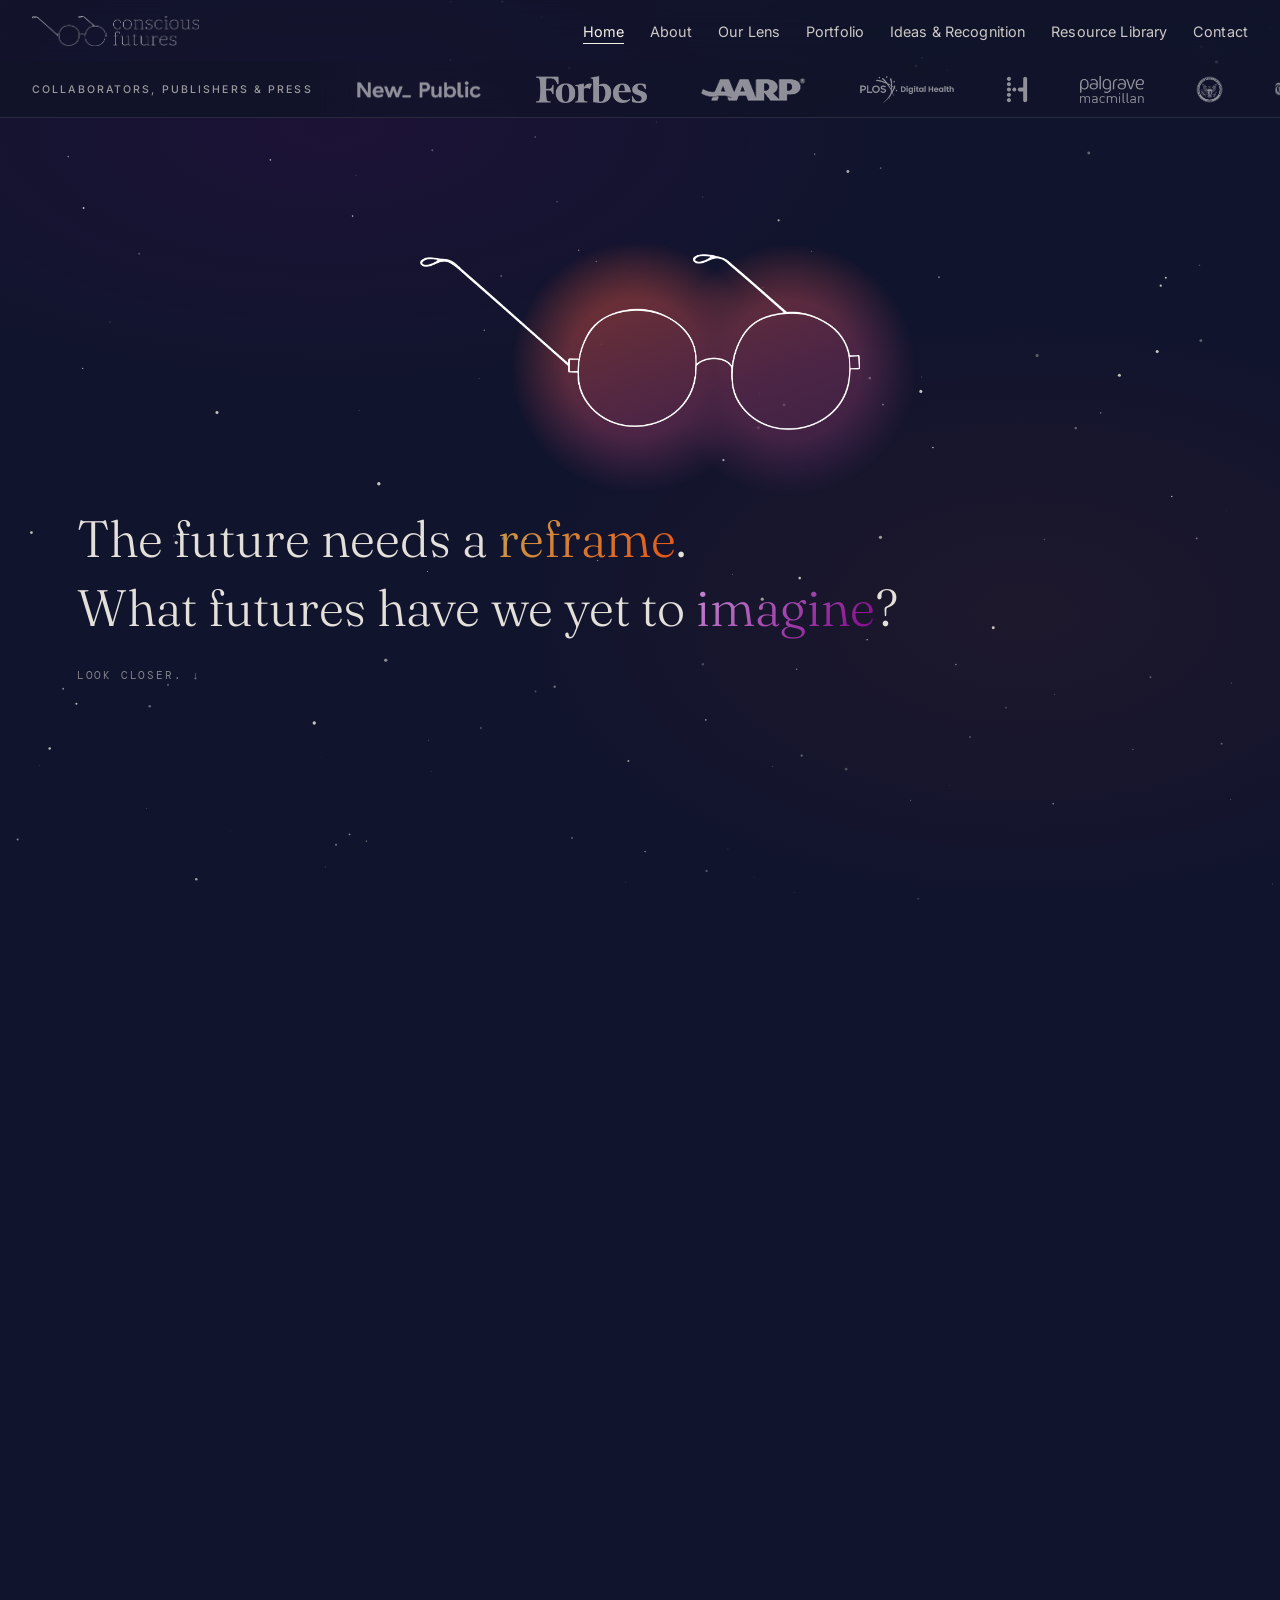
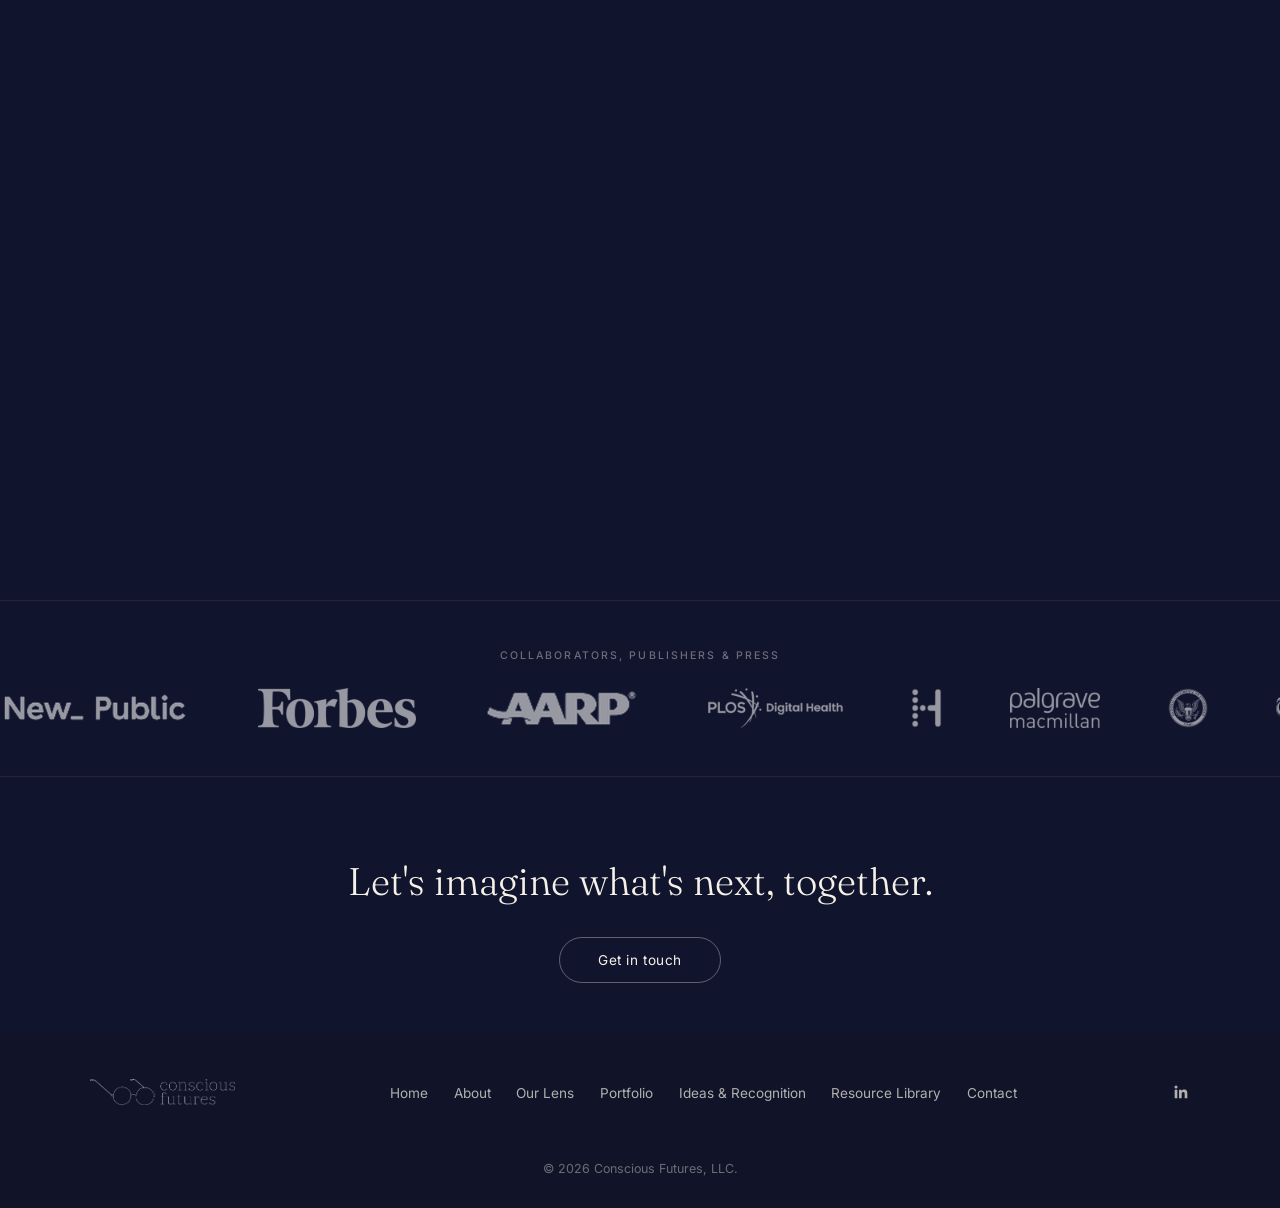
<file: home-page-official/index.html>
<!DOCTYPE html>
<html lang="en">
<head>
<meta charset="UTF-8">
<meta http-equiv="refresh" content="0; url=../">
<link rel="canonical" href="../">
<title>Redirecting… — Conscious Futures Studio</title>
<script>window.location.replace("../");</script>
</head>
<body>
<p>This page has moved. If you are not redirected automatically, <a href="../">click here to go to the homepage</a>.</p>
</body>
</html>
</file>
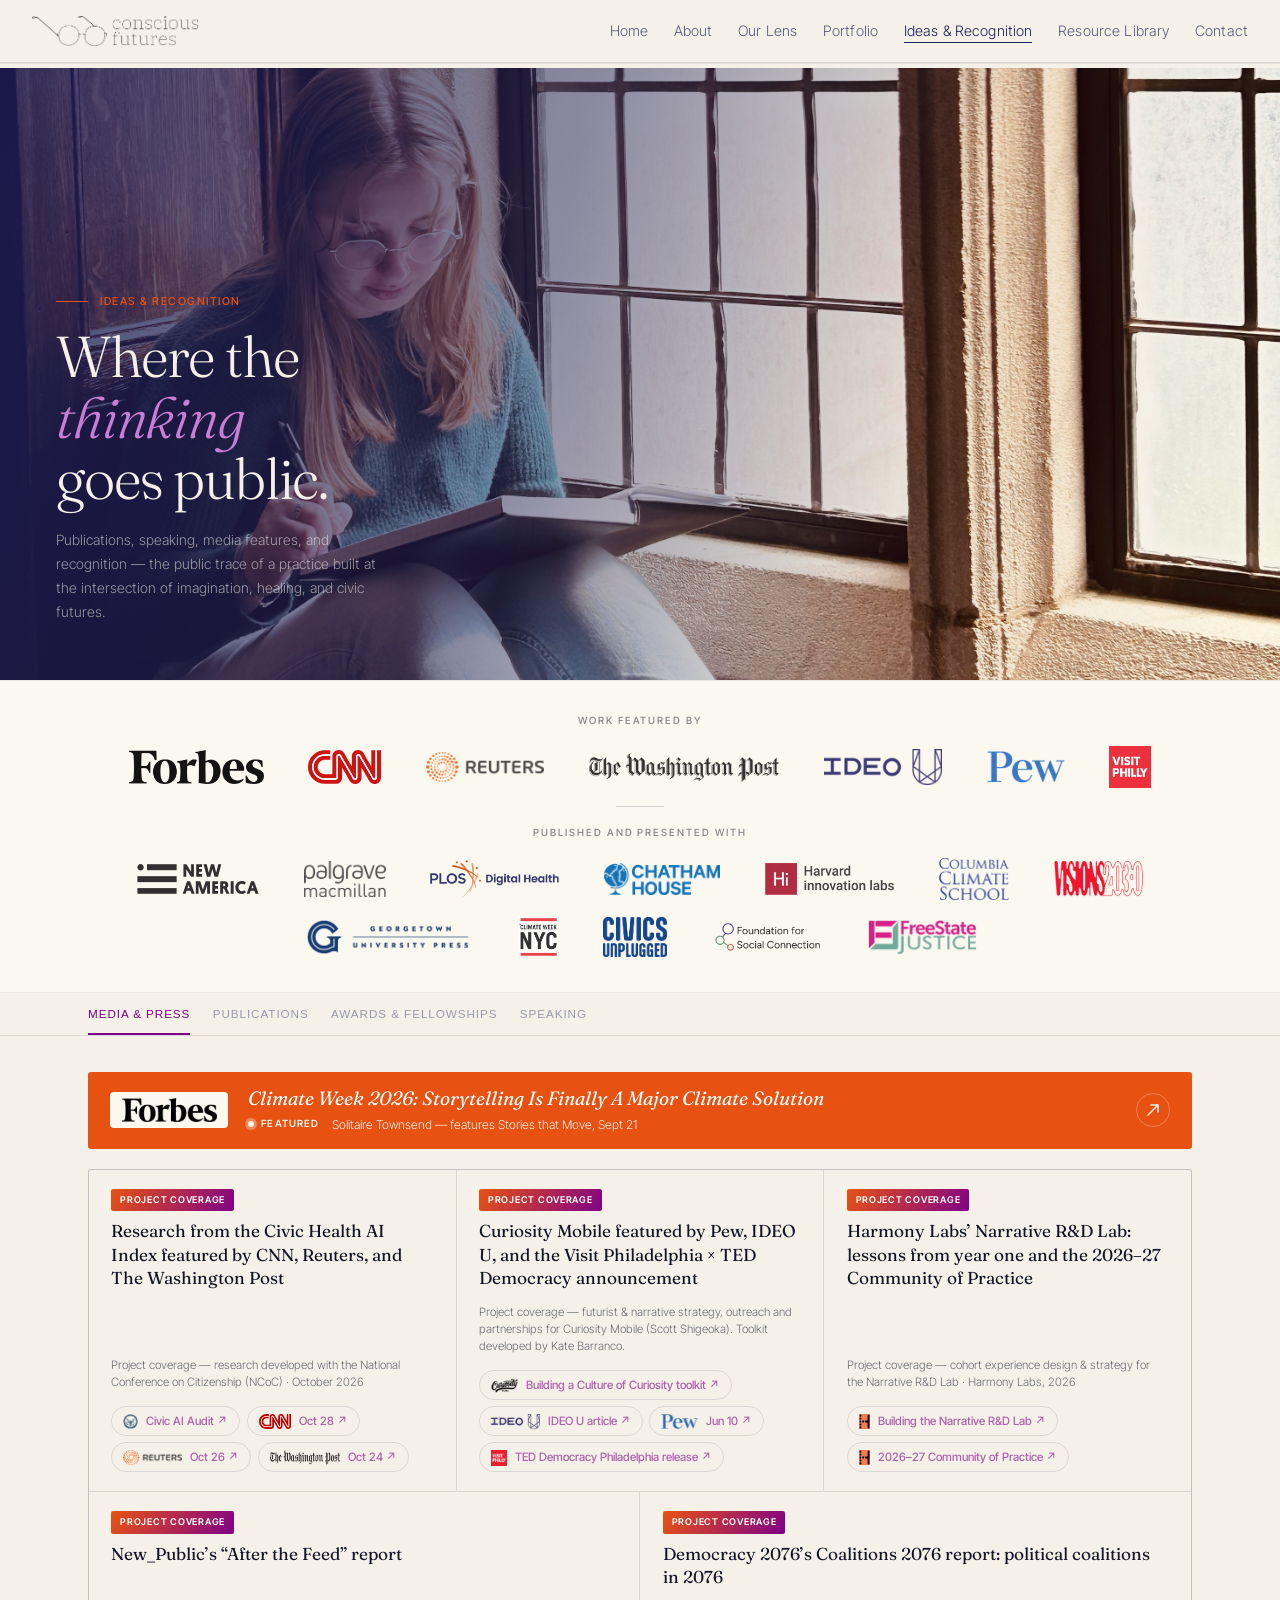
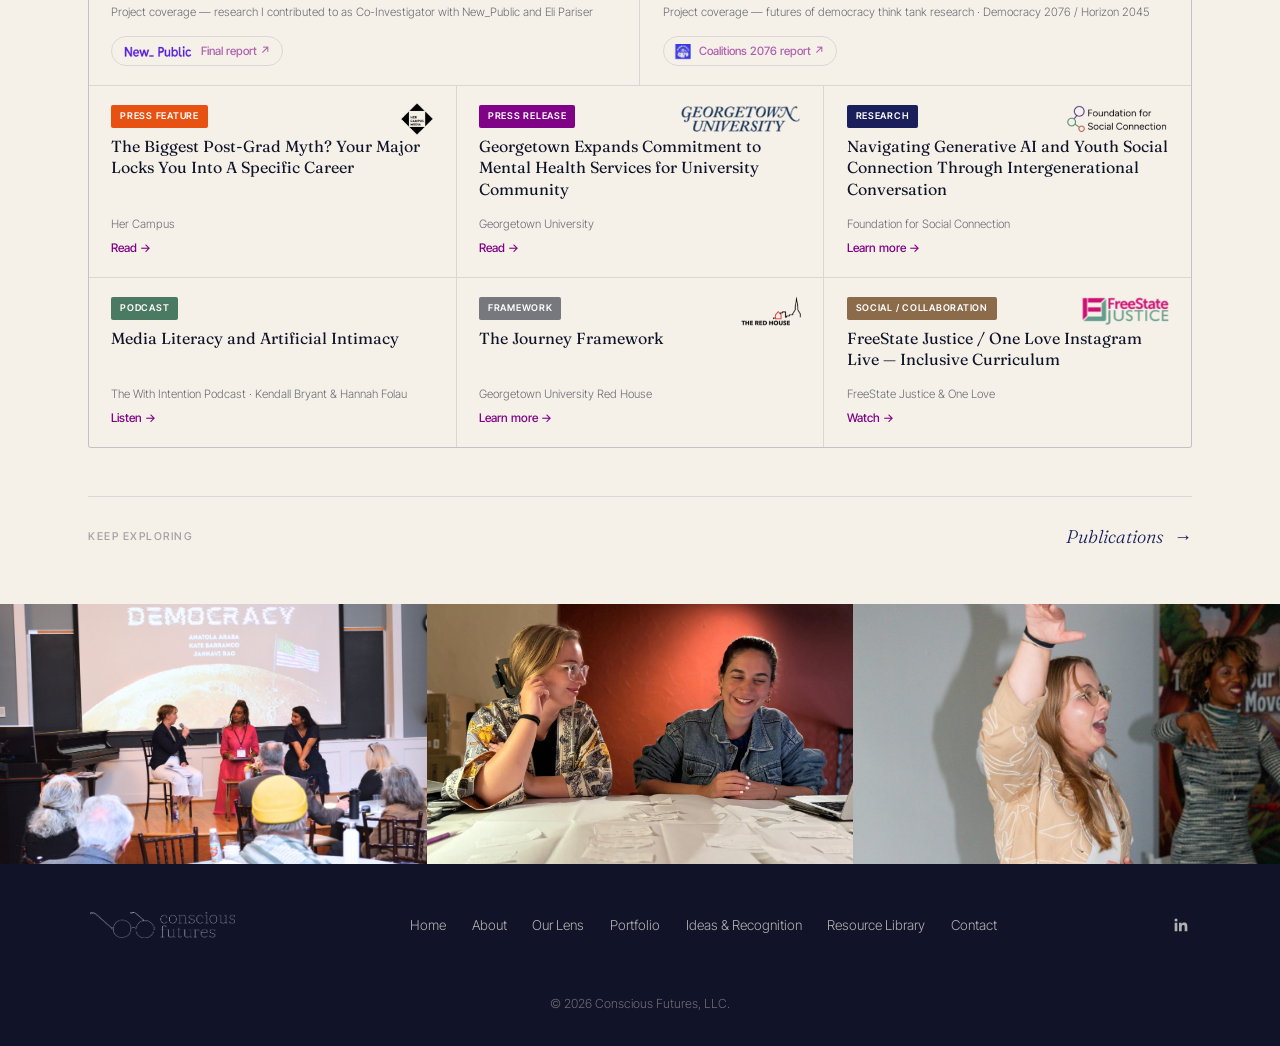
<file: ideas-recognition-thought-leadership/index.html>
<!DOCTYPE html>
<html lang="en">
<head>
<meta charset="UTF-8">
<meta http-equiv="refresh" content="0; url=../ideas/">
<link rel="canonical" href="../ideas/">
<title>Redirecting… — Conscious Futures Studio</title>
<script>window.location.replace("../ideas/");</script>
</head>
<body>
<p>This page has moved. If you are not redirected automatically, <a href="../ideas/">click here to go to Ideas &amp; Recognition</a>.</p>
</body>
</html>
</file>
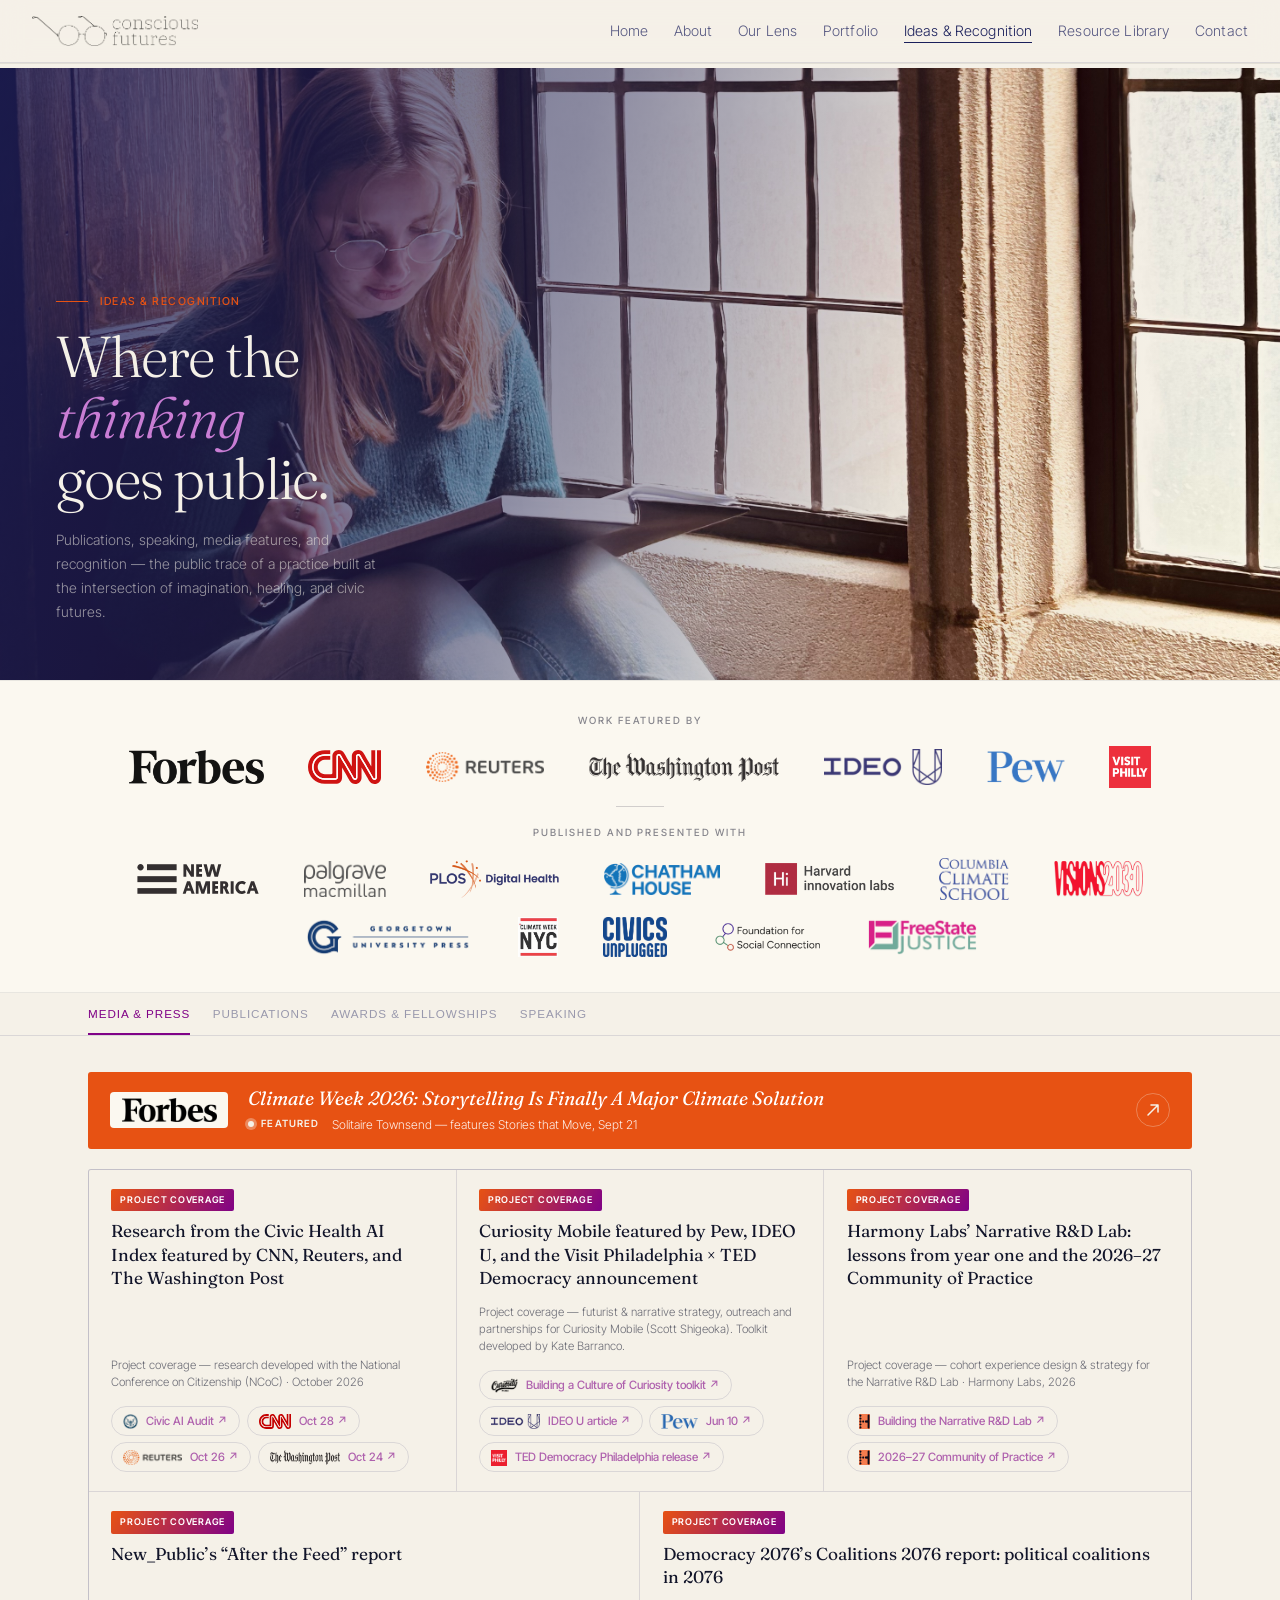
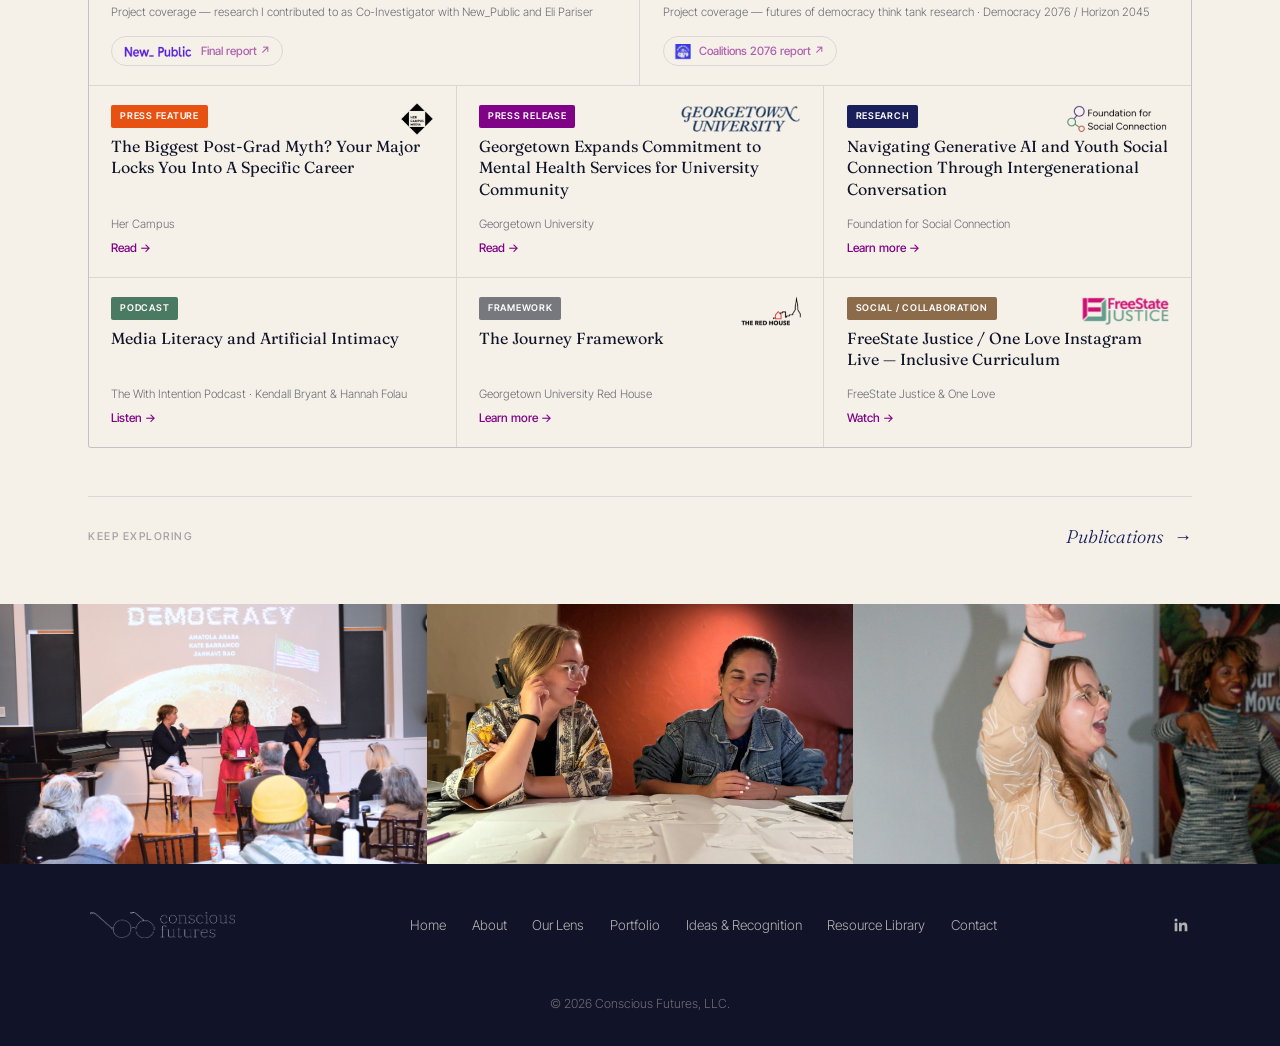
<file: ideas/index.html>
<!DOCTYPE html>
<html lang="en">
<head>
<meta charset="UTF-8">
<meta name="viewport" content="width=device-width, initial-scale=1.0">
<title>Ideas & Recognition — Kate Barranco | Conscious Futures Studio</title>
<link rel="preconnect" href="https://fonts.googleapis.com">
<link href="https://fonts.googleapis.com/css2?family=Fraunces:ital,opsz,wght@0,9..144,300;0,9..144,400;1,9..144,300;1,9..144,400&family=Inter+Tight:wght@300;400;500&display=swap" rel="stylesheet">
<link rel="stylesheet" href="../shared/nav.css">
<link rel="stylesheet" href="../shared/footer.css">
<!-- Cloudflare Web Analytics --><script type='module' src='https://static.cloudflareinsights.com/beacon.min.js' data-cf-beacon='{"token": "ea62372e60d5477eb6dc241cc973068b"}'></script><!-- End Cloudflare Web Analytics -->
<style>
:root {
  --navy:   #1A1F5B;
  --purple: #800287;
  --orange: #E75213;
  --cream:  #F5F1E8;
  --ink:    #111429;
  --rule:   rgba(26,31,91,0.12);
  --f-display: 'Fraunces', Georgia, serif;
  --f-body:    'Inter Tight', system-ui, sans-serif;
  --ease-out: cubic-bezier(0.16, 1, 0.3, 1);
}
*, *::before, *::after { box-sizing: border-box; margin: 0; padding: 0; }
html { scroll-behavior: smooth; }
body {
  font-family: var(--f-body);
  font-weight: 300;
  font-size: 16px;
  line-height: 1.6;
  color: var(--ink);
  background: var(--cream);
  -webkit-font-smoothing: antialiased;
}

/* ── NAV ── */
nav {
  position: fixed;
  top: 0; left: 0; right: 0;
  z-index: 100;
  display: flex;
  justify-content: space-between;
  align-items: center;
  padding: 0.85rem 3rem;
  background: rgba(245,241,232,0.94);
  backdrop-filter: blur(12px);
  border-bottom: 1px solid var(--rule);
}
.nav-logo img { height: 36px; width: auto; display: block; }
.nav-cta {
  font-size: 0.78rem;
  font-weight: 400;
  letter-spacing: 0.06em;
  text-transform: uppercase;
  text-decoration: none;
  color: var(--cream);
  background: var(--navy);
  padding: 0.55rem 1.3rem;
  border-radius: 2px;
  transition: background 0.2s;
  white-space: nowrap;
}
.nav-cta:hover { background: var(--purple); }

/* ── HERO: full-bleed photo, quote reveals on hover ── */
.hero {
  margin-top: 68px;
  position: relative;
  width: 100%;
  height: clamp(480px, 68vh, 620px);
  overflow: hidden;
}

.hero-photo {
  position: absolute;
  inset: 0;
  width: 100%;
  height: 100%;
  object-fit: cover;
  /* Kate is left of center in the frame; sit lower so her journal and pen stay in view */
  object-position: 35% 70%;
  display: block;
  transition: transform 0.6s var(--ease-out);
}

/* very subtle scale on hover so the photo feels alive */
.hero:hover .hero-photo {
  transform: scale(1.015);
}

/* left-to-transparent gradient so text is readable */
.hero-gradient {
  position: absolute;
  inset: 0;
  background: linear-gradient(
    105deg,
    rgba(26,31,91,0.82) 0%,
    rgba(26,31,91,0.5) 42%,
    rgba(26,31,91,0.08) 70%,
    transparent 100%
  );
  pointer-events: none;
  z-index: 1;
}

/* page title + description — bottom left */
.hero-content {
  position: absolute;
  bottom: 3.5rem;
  left: 3.5rem;
  max-width: 40ch;
  z-index: 2;
}
.hero-eyebrow {
  font-size: 0.68rem;
  font-weight: 500;
  letter-spacing: 0.14em;
  text-transform: uppercase;
  color: var(--orange);
  margin-bottom: 1rem;
  display: flex;
  align-items: center;
  gap: 0.75rem;
}
.hero-eyebrow::before {
  content: '';
  display: block;
  width: 2rem;
  height: 1px;
  background: var(--orange);
}
.hero h1 {
  font-family: var(--f-display);
  font-size: clamp(2.6rem, 4.5vw, 4rem);
  font-weight: 300;
  line-height: 1.06;
  color: var(--cream);
  letter-spacing: -0.02em;
  margin-bottom: 1.2rem;
}
.hero h1 em { font-style: italic; color: #c97dd4; }
.hero-desc {
  font-size: 0.88rem;
  line-height: 1.7;
  color: rgba(245,241,232,0.58);
  max-width: 40ch;
}

/* Quote — bottom right, hidden until hover, then stays */
.hero-quote {
  position: absolute;
  bottom: 3.5rem;
  right: 3.5rem;
  max-width: 36ch;
  text-align: right;
  z-index: 2;
  opacity: 0;
  transform: translateY(12px);
  transition: opacity 0.6s var(--ease-out), transform 0.6s var(--ease-out);
  pointer-events: none;
  background: rgba(26,31,91,0.72);
  backdrop-filter: blur(10px);
  -webkit-backdrop-filter: blur(10px);
  border: 1px solid rgba(245,241,232,0.15);
  border-radius: 3px;
  padding: 1.4rem 1.6rem;
}
.hero-quote.revealed {
  opacity: 1;
  transform: translateY(0);
  pointer-events: auto;
}
/* also reveal on hover (before JS fires) */
.hero:hover .hero-quote {
  opacity: 1;
  transform: translateY(0);
}
.hero-quote blockquote {
  font-family: var(--f-display);
  font-size: clamp(0.85rem, 1.3vw, 1rem);
  font-weight: 300;
  font-style: italic;
  color: rgba(245,241,232,0.96);
  line-height: 1.7;
  margin-bottom: 0.65rem;
}
.hero-quote .q-attr {
  font-size: 0.63rem;
  letter-spacing: 0.1em;
  text-transform: uppercase;
  color: rgba(245,241,232,0.6);
}

/* ── SECTION SWITCHER ── */
.switcher-wrap {
  background: var(--cream);
  border-bottom: 1px solid var(--rule);
  position: sticky;
  top: 68px;
  z-index: 90;
}
.switcher {
  display: flex;
  max-width: 1200px;
  margin: 0 auto;
  padding: 0 3rem;
}
.sw-btn {
  font-size: 0.73rem;
  font-weight: 400;
  letter-spacing: 0.08em;
  text-transform: uppercase;
  border: none;
  background: none;
  cursor: pointer;
  padding: 0.9rem 1.4rem 0.9rem 0;
  color: var(--navy);
  opacity: 0.42;
  transition: opacity 0.2s, color 0.2s;
  position: relative;
  white-space: nowrap;
}
.sw-btn::after {
  content: '';
  position: absolute;
  bottom: 0; left: 0; right: 1.4rem;
  height: 2px;
  background: var(--purple);
  transform: scaleX(0);
  transform-origin: left;
  transition: transform 0.22s var(--ease-out);
}
.sw-btn.active { opacity: 1; color: var(--purple); }
.sw-btn.active::after { transform: scaleX(1); }
.sw-btn:hover { opacity: 0.8; }

/* ── PANEL SYSTEM ── */
.panel { display: none; }
.panel.active { display: block; }

.panel-inner {
  max-width: 1200px;
  margin: 0 auto;
  padding: 2.25rem 3rem 3.5rem;
}
.sr-only{position:absolute;width:1px;height:1px;padding:0;margin:-1px;overflow:hidden;clip:rect(0,0,0,0);white-space:nowrap;border:0}
.panel-header {
  margin-bottom: 2.5rem;
  padding-bottom: 1.25rem;
  border-bottom: 1px solid var(--rule);
}
.panel-label {
  font-size: 0.67rem;
  font-weight: 500;
  letter-spacing: 0.14em;
  text-transform: uppercase;
  color: var(--purple);
  margin-bottom: 0.3rem;
}
.panel-h2 {
  font-family: var(--f-display);
  font-size: clamp(1.6rem, 2.5vw, 2.2rem);
  font-weight: 300;
  color: var(--navy);
  letter-spacing: -0.015em;
  line-height: 1.15;
}
.panel-h2 em { font-style: italic; color: var(--purple); }

/* ── PANEL: AWARDS ── */
#panel-recognition { background: var(--navy); }
#panel-recognition .panel-label { color: rgba(245,241,232,0.4); }
#panel-recognition .panel-h2 { color: var(--cream); }
#panel-recognition .panel-h2 em { color: #c97dd4; }
#panel-recognition .panel-header { border-bottom-color: rgba(245,241,232,0.12); }
.recog-cols {
  display: grid;
  grid-template-columns: 1fr 1fr;
  gap: 3rem;
}
.recog-group-label {
  font-size: 0.65rem;
  font-weight: 500;
  letter-spacing: 0.14em;
  text-transform: uppercase;
  color: var(--orange);
  margin-bottom: 1.25rem;
}
.recog-item {
  padding: 1rem 0;
  border-bottom: 1px solid rgba(245,241,232,0.1);
  display: grid;
  grid-template-columns: 1fr auto;
  gap: 1rem;
  align-items: start;
}
.recog-item:last-child { border-bottom: none; }
.recog-name {
  font-family: var(--f-display);
  font-size: 1rem;
  font-weight: 400;
  color: var(--cream);
  line-height: 1.35;
  text-decoration: none;
}
a.recog-name:hover { color: #c97dd4; }
.recog-org { font-size: 0.68rem; color: rgba(245,241,232,0.38); margin-top: 0.2rem; }
.recog-year { font-size: 0.68rem; color: rgba(245,241,232,0.28); white-space: nowrap; padding-top: 0.1rem; }


/* ── ORG LOGOS on cards ── */
.org-mark{display:block;height:26px;width:auto;max-width:112px;object-fit:contain;object-position:left center;mix-blend-mode:multiply;margin:0 0 .35rem}
.org-mark--sp{height:38px;max-width:160px;margin:.1rem 0 .15rem}
.media-card{position:relative}
.media-card .org-mark{position:absolute;top:1.05rem;right:1.4rem;margin:0;height:32px;max-width:130px;object-position:right center}
.pub-card-logo{mix-blend-mode:multiply}
.org-chip{background:#FBF8F0;border-radius:4px;display:flex;align-items:center;justify-content:center;padding:.3rem .5rem}
.org-chip img{display:block;max-height:30px;max-width:100%;width:auto;object-fit:contain}
.recog-item{grid-template-columns:92px 1fr auto;align-items:center}
.recog-item .org-chip{height:46px;width:92px}
.org-chip--feat{display:inline-flex;margin-bottom:0;padding:.35rem .7rem}
.org-chip--feat img{height:24px}
.pill-logo--sq{height:16px!important;mix-blend-mode:normal!important}
.pill-logo{height:15px;width:auto;max-width:70px;vertical-align:middle;margin-right:.4em;mix-blend-mode:multiply}
.media-coverage-links a:hover .pill-logo{mix-blend-mode:normal;filter:brightness(0) invert(1)}
.media-coverage-links a:hover .pill-logo--sq{filter:none}
.fo-logo img{mix-blend-mode:multiply}
.fo-row-sub .fo-logo.fo-gup img{height:42px}
.fo-row-sub .fo-logo.fo-cwnyc img{height:40px}
.fo-row-sub .fo-logo.fo-cu img{height:40px}
.fo-row-sub .fo-logo.fo-fsc img{height:34px}
.fo-row-sub .fo-logo.fo-fsj img{height:40px}
.fo-row-main .fo-logo.fo-ideo img{height:36px}
.fo-row-main .fo-logo.fo-pew img{height:32px}
.fo-row-main .fo-logo.fo-vp img{height:42px;mix-blend-mode:normal}
@media(max-width:700px){.recog-item{grid-template-columns:64px 1fr auto}.recog-item .org-chip{width:64px;height:40px}.media-card .org-mark{position:static;margin:0 0 .35rem;object-position:left center}}

/* ── PRESTIGE STRIP: work featured by / presented at (real logos on a light band) ── */
.featured-on{background:#FBF8F0;padding:2rem 3.5rem 2.1rem;border-top:1px solid rgba(17,20,41,.08);border-bottom:1px solid rgba(17,20,41,.08);}
.featured-on-inner{max-width:1100px;margin:0 auto;display:flex;flex-direction:column;align-items:center;gap:1.1rem;}
.fo-label{font-size:.62rem;font-weight:500;letter-spacing:.2em;text-transform:uppercase;color:rgba(17,20,41,.5);}
.fo-row{display:flex;flex-wrap:wrap;justify-content:center;align-items:center;gap:1rem 2.8rem;}
.fo-logo{display:inline-flex;align-items:center;transition:transform .2s,opacity .2s;opacity:.92}
a.fo-logo:hover{transform:translateY(-2px);opacity:1}
.fo-logo img{display:block;height:34px;width:auto;max-width:190px;object-fit:contain}
.fo-row-main .fo-logo img{height:38px}
.fo-row-main .fo-wapo img{height:auto;width:190px}
.fo-row-main .fo-forbes img{height:34px}
.fo-row-main .fo-cnn img{height:34px}
.fo-row-main .fo-reuters img{height:30px}
.fo-row-sub .fo-logo img{height:32px}
.fo-row-sub .fo-logo.fo-palgrave img{height:36px}
.fo-row-sub .fo-logo.fo-plos img{height:38px}
.fo-row-sub .fo-logo.fo-columbia img{height:42px}
.fo-row-sub .fo-logo.fo-visions img{height:36px}
.fo-row-sub .fo-logo.fo-na img{height:30px}
.fo-rule{width:3rem;height:1px;background:rgba(17,20,41,.18);}
@media(max-width:700px){.featured-on{padding:1.5rem 1.25rem;}.fo-row{gap:.9rem 1.6rem;}.fo-logo img{max-width:130px}.fo-row-main .fo-logo img{height:26px}.fo-row-main .fo-wapo img{width:140px}.fo-row-main .fo-reuters img{height:22px}.fo-row-sub .fo-logo img{height:24px}.fo-row-sub .fo-logo.fo-columbia img{height:32px}.fo-row-sub .fo-logo.fo-plos img{height:28px}}

/* ── PANEL: PUBLICATIONS ── */
.pub-featured {
  background: var(--navy);
  border-radius: 3px;
  padding: 1.2rem 1.6rem;
  margin-bottom: 1.25rem;
  display: grid;
  grid-template-columns: 1fr auto auto;
  gap: 2rem;
  align-items: center;
  text-decoration: none;
  transition: opacity 0.2s;
}
.pub-featured:hover { opacity: 0.88; }
.pub-feat-badge { font-size: 0.62rem; font-weight: 500; letter-spacing: 0.12em; text-transform: uppercase; color: var(--orange); margin-bottom: 0.55rem; }
.pub-feat-title { font-family: var(--f-display); font-size: 1.3rem; font-weight: 400; font-style: italic; color: #fff; line-height: 1.2; margin-bottom: 0.35rem; }
.pub-feat-source { font-size: 0.78rem; color: rgba(245,241,232,0.7); }
.pub-feat-arrow { width: 2.4rem; height: 2.4rem; border: 1px solid rgba(245,241,232,0.2); border-radius: 50%; display: flex; align-items: center; justify-content: center; color: var(--cream); flex-shrink: 0; }

.pub-feat-logo{background:#FBF8F0;border-radius:4px;padding:.7rem 1rem;display:flex;align-items:center}
.pub-feat-logo img{display:block;height:28px;width:auto}
.pub-card-logo{display:block;height:26px;width:auto;max-width:150px;object-fit:contain;object-position:left center;margin:.1rem 0 .5rem}
@media(max-width:700px){.pub-featured{grid-template-columns:1fr auto}.pub-feat-logo{grid-row:1;grid-column:1/-1;justify-self:start}}
/* thematic tag dots — shared palette, echoes Portfolio's theme system */
.pub-tags { display: flex; gap: 0.4rem; align-items: center; }
.pdot { width: 8px; height: 8px; border-radius: 50%; flex-shrink: 0; position: relative; cursor: help; }
.pdot-tip {
  position: absolute; bottom: calc(100% + 6px); left: 50%; transform: translateX(-50%);
  background: var(--ink); color: var(--cream); font-family: var(--f-body); font-size: 0.66rem;
  font-weight: 400; letter-spacing: 0; padding: 0.3rem 0.55rem; border-radius: 3px;
  white-space: nowrap; pointer-events: none; opacity: 0; transition: opacity 0.15s; z-index: 20;
}
.pdot:hover .pdot-tip { opacity: 1; }

.pub-grid { display: grid; grid-template-columns: repeat(3,1fr); gap: 1px; background: var(--rule); border: 1px solid var(--rule); border-radius: 3px; overflow: hidden; }
.pub-card {
  background: var(--cream);
  padding: 1.5rem 1.4rem 1.25rem;
  display: flex;
  flex-direction: column;
  gap: 0.55rem;
  cursor: pointer;
  border-top: 3px solid var(--tcolor, var(--rule));
  transition: background 0.18s;
}
.pub-card:hover { background: white; }
.pub-card-title { font-family: var(--f-display); font-size: 1.02rem; font-weight: 400; color: var(--ink); line-height: 1.35; }
.pub-card-source { font-size: 0.68rem; font-weight: 500; letter-spacing: 0.05em; text-transform: uppercase; color: rgba(17,20,41,0.6); }
.pub-card-teaser { font-size: 0.82rem; color: rgba(17,20,41,0.7); line-height: 1.5; }
.pub-card-expand { max-height: 0; overflow: hidden; transition: max-height 0.35s var(--ease-out); }
.pub-card.expanded .pub-card-expand { max-height: 460px; }
.pub-card-abstract { font-size: 0.78rem; color: rgba(17,20,41,0.66); line-height: 1.6; padding-top: 0.65rem; margin-top: 0.1rem; border-top: 1px solid var(--rule); }
.pub-card-readlink { display: inline-block; margin-top: 0.75rem; font-size: 0.68rem; font-weight: 500; letter-spacing: 0.03em; color: var(--purple); text-decoration: none; }
.pub-card-readlink:hover { text-decoration: underline; }
.pub-card-toggle {
  margin-top: auto; padding-top: 0.7rem;
  font-size: 0.64rem; font-weight: 500; letter-spacing: 0.08em; text-transform: uppercase;
  color: var(--purple); display: flex; align-items: center; gap: 0.35rem;
}
.pub-card-toggle .chev { display: inline-block; transition: transform 0.25s var(--ease-out); font-size: 0.8rem; }
.pub-card.expanded .pub-card-toggle .chev { transform: rotate(180deg); }

/* ── PANEL: SPEAKING (accordion by year) ── */
.speaking-accordion { display: flex; flex-direction: column; }
.year-group { border-bottom: 1px solid var(--rule); }
.year-group:last-child { border-bottom: none; }
.year-header {
  width: 100%; display: flex; align-items: center; justify-content: space-between;
  background: none; border: none; cursor: pointer; padding: 1.35rem 0; text-align: left;
  font-family: var(--f-body);
}
.year-header-left { display: flex; align-items: baseline; gap: 0.9rem; }
.year-num { font-family: var(--f-display); font-size: 1.7rem; font-weight: 300; color: var(--navy); }
.year-count { font-size: 0.66rem; font-weight: 500; letter-spacing: 0.1em; text-transform: uppercase; color: rgba(17,20,41,0.38); }
.year-chev { font-size: 1rem; color: var(--purple); transition: transform 0.25s var(--ease-out); }
.year-group.open .year-chev { transform: rotate(180deg); }
.year-body { max-height: 0; overflow: hidden; transition: max-height 0.45s var(--ease-out); }
.year-group.open .year-body { max-height: 6000px; }

.speaking-list { display: grid; grid-template-columns: 1fr 1fr; column-gap: 3rem; align-items: start; padding-bottom: 0.75rem; }
.speaking-item { display: flex; flex-direction: column; gap: 0.4rem; padding: 1.3rem 0; border-top: 1px solid var(--rule); }
.speaking-item:nth-child(-n+2) { border-top: none; }
.speaking-venue { font-size: 0.78rem; font-weight: 500; letter-spacing: 0.04em; text-transform: uppercase; color: var(--orange); line-height: 1.4; }
.speaking-title { font-family: var(--f-display); font-size: 1.18rem; font-weight: 400; color: var(--ink); line-height: 1.3; }
.speaking-photos { display: grid; grid-template-columns: 1fr 1fr; gap: 0.6rem; margin: 0.9rem 0 0.2rem; max-width: 60ch; }
.speaking-photos img { width: 100%; aspect-ratio: 3 / 2; object-fit: cover; display: block; border-radius: 6px; }
@media (max-width: 560px) { .speaking-photos { grid-template-columns: 1fr; } }
.speaking-body { font-size: 0.88rem; color: rgba(17,20,41,0.68); line-height: 1.6; max-width: 60ch; }
.speaking-venue a { color: inherit; text-decoration: underline; text-decoration-color: rgba(17,20,41,0.25); text-underline-offset: 2px; transition: color 0.2s; }
.speaking-venue a:hover { color: var(--purple); }

/* ── PANEL: MEDIA ── */
.media-featured {
  background: var(--orange);
  border-radius: 3px;
  padding: 0.9rem 1.4rem;
  margin-bottom: 1.25rem;
  display: grid;
  grid-template-columns: auto 1fr auto;
  gap: 1.25rem;
  align-items: center;
  text-decoration: none;
  transition: opacity 0.2s;
}
.media-featured:hover { opacity: 0.88; }
.media-feat-badge { display: inline-flex; align-items: center; gap: 0.45rem; font-size: 0.62rem; font-weight: 600; letter-spacing: 0.12em; text-transform: uppercase; color: var(--cream); margin-right: 0.75rem; }
.media-feat-badge .pulse-dot { width: 6px; height: 6px; border-radius: 50%; background: var(--cream); box-shadow: 0 0 0 3px rgba(245,241,232,0.35); }
.media-feat-title { font-family: var(--f-display); font-size: 1.2rem; font-weight: 400; font-style: italic; color: #fff; line-height: 1.25; margin-bottom: 0.3rem; }
.media-feat-source { font-size: 0.76rem; color: rgba(255,255,255,0.9); display: flex; align-items: center; flex-wrap: wrap; }
.media-feat-arrow { width: 2.1rem; height: 2.1rem; border: 1px solid rgba(245,241,232,0.3); border-radius: 50%; display: flex; align-items: center; justify-content: center; color: var(--cream); flex-shrink: 0; }

.media-grid { display: grid; grid-template-columns: repeat(6,1fr); gap: 1px; background: var(--rule); border: 1px solid var(--rule); border-radius: 3px; overflow: hidden; }
.media-card { grid-column: span 2; background: var(--cream); padding: 1.2rem 1.4rem; text-decoration: none; display: flex; flex-direction: column; gap: 0.4rem; min-height: 7rem; transition: background 0.18s; }
.media-card:hover { background: white; }
.media-type {
  display: inline-flex; align-self: flex-start; align-items: center;
  font-size: 0.58rem; font-weight: 600; letter-spacing: 0.08em; text-transform: uppercase;
  color: #fff; padding: 0.24rem 0.55rem; border-radius: 2px; margin-bottom: 0.1rem;
}
.mtype-press { background: var(--orange); }
.mtype-research { background: var(--navy); }
.mtype-release { background: var(--purple); }
.mtype-podcast { background: #4A7B62; }
.mtype-social { background: #8B6B4A; }
.mtype-framework { background: rgba(17,20,41,0.55); }
.media-title { font-family: var(--f-display); font-size: 1rem; font-weight: 400; color: var(--ink); line-height: 1.35; }
.media-source { font-size: 0.72rem; color: rgba(17,20,41,0.6); line-height: 1.45; margin-top: auto; padding-top: 0.55rem; }
.media-link { font-size: 0.74rem; font-weight: 500; color: var(--purple); }
.mtype-coverage { background: linear-gradient(120deg, var(--orange), var(--purple)); }
.media-card--coverage { grid-column: span 2; background: var(--cream); }
.media-card--coverage:nth-child(n+4) { grid-column: span 3; }
.media-card--coverage:hover { background: var(--cream); }
.media-card--coverage .media-title { font-size: 1.08rem; max-width: 52ch; }
.media-coverage-links { display: flex; flex-wrap: wrap; gap: 0.4rem; margin-top: 0.6rem; }
.media-coverage-links a { font-size: 0.72rem; font-weight: 500; color: var(--purple); text-decoration: none; border: 1px solid var(--rule); border-radius: 99px; padding: 0.4em 0.95em; transition: background 0.15s, color 0.15s, border-color 0.15s; }
.media-coverage-links a:hover { background: var(--purple); color: var(--cream); border-color: var(--purple); }
.media-coverage-links a span { opacity: 0.6; margin-left: 0.3em; }

/* ── "KEEP EXPLORING" NUDGE — bottom of each panel, prompts the next section ── */
.next-nudge {
  margin-top: 3rem;
  padding-top: 1.75rem;
  border-top: 1px solid var(--rule);
  display: flex;
  align-items: center;
  justify-content: space-between;
  flex-wrap: wrap;
  gap: 1rem 2rem;
}
.next-nudge-label {
  font-size: 0.67rem;
  font-weight: 500;
  letter-spacing: 0.14em;
  text-transform: uppercase;
  color: rgba(17,20,41,0.36);
  white-space: nowrap;
}
.next-nudge-btn {
  display: inline-flex;
  align-items: center;
  gap: 0.65rem;
  font-family: var(--f-display);
  font-style: italic;
  font-size: 1.15rem;
  font-weight: 300;
  color: var(--navy);
  background: none;
  border: none;
  text-decoration: none;
  cursor: pointer;
  padding: 0;
  transition: color 0.2s;
}
.next-nudge-btn:hover { color: var(--purple); }
.next-nudge-btn .arrow { transition: transform 0.2s var(--ease-out); }
.next-nudge-btn:hover .arrow { transform: translateX(5px); }
#panel-recognition .next-nudge { border-top-color: rgba(245,241,232,0.12); }
#panel-recognition .next-nudge-label { color: rgba(245,241,232,0.36); }
#panel-recognition .next-nudge-btn { color: var(--cream); }
#panel-recognition .next-nudge-btn:hover { color: #c97dd4; }
@media (max-width: 480px) {
  .next-nudge { flex-direction: column; align-items: flex-start; }
}

/* ── PHOTO STRIP ── */
.photo-strip { display: grid; grid-template-columns: repeat(3, 1fr); grid-template-rows: 100%; height: 260px; overflow: hidden; }
.photo-strip img { width: 100%; height: 100%; object-fit: cover; display: block; }
.photo-strip img:nth-child(1) { object-position: center 55%; }
.photo-strip img:nth-child(2) { object-position: center 35%; }
.photo-strip img:nth-child(3) { object-position: center 28%; }

/* ── FOOTER ── */
footer { background: var(--navy); padding: 2.25rem 3rem; display: flex; justify-content: space-between; align-items: center; flex-wrap: wrap; gap: 1.5rem; }
.footer-logo img { height: 26px; width: auto; opacity: 0.65; }
footer p { font-size: 0.68rem; color: rgba(245,241,232,0.28); }
.footer-cta { font-size: 0.76rem; font-weight: 400; letter-spacing: 0.06em; text-transform: uppercase; text-decoration: none; color: var(--cream); background: rgba(245,241,232,0.1); padding: 0.55rem 1.3rem; border-radius: 2px; border: 1px solid rgba(245,241,232,0.18); transition: background 0.2s, border-color 0.2s; white-space: nowrap; }
.footer-cta:hover { background: var(--purple); border-color: var(--purple); }

/* ── RESPONSIVE ── */
@media (max-width: 900px) {
  nav { padding: 0.85rem 1.5rem; }
  .hero { height: auto; min-height: 85vw; max-height: none; }
  .hero-photo { object-position: 30% 60%; }
  .hero-content { bottom: 2rem; left: 1.5rem; max-width: 34ch; }
  .hero-quote { bottom: 2rem; right: 1.5rem; max-width: 28ch; }
  .hero h1 { font-size: clamp(2rem, 8vw, 3rem); }
  .panel-inner { padding: 2.5rem 1.5rem; }
  .switcher { padding: 0 1.5rem; overflow-x: auto; }
  .recog-cols { grid-template-columns: 1fr; gap: 2rem; }
  .pub-grid { grid-template-columns: 1fr 1fr; }
  .media-card, .media-card--coverage, .media-card--coverage:nth-child(n+4) { grid-column: span 3; }
  .media-card--coverage, .media-card--coverage:nth-child(n+4) { grid-column: 1 / -1; }
  .speaking-list { grid-template-columns: 1fr; }
  .speaking-item:nth-child(2) { border-top: 1px solid var(--rule); }
  .photo-strip { height: auto; grid-template-columns: 1fr 1fr; grid-template-rows: none; grid-auto-rows: 180px; }
  .photo-strip img:nth-child(3) { grid-column: 1 / -1; }
  .pub-featured { grid-template-columns: 1fr; padding: 1.5rem; }
  .media-featured { grid-template-columns: 1fr auto; padding: 1rem 1.25rem; gap: 0.75rem 1rem; }
  .media-featured .org-chip--feat { grid-column: 1 / -1; justify-self: start; }
  footer { padding: 2rem 1.5rem; }
}
@media (max-width: 580px) {
  .pub-grid { grid-template-columns: 1fr; }
  .media-card { grid-column: 1 / -1; }
  .hero-quote { display: none; }
}
@media (prefers-reduced-motion: reduce) {
  * { transition: none !important; transform: none !important; }
}
</style>
</head>
<body>

<!-- NAV -->
<div id="site-nav-placeholder" data-theme="light-bg" data-current="ideas"></div>

<!-- HERO: full-bleed photo, quote reveals on hover then stays -->
<div class="hero" id="hero">
  <img class="hero-photo" src="IMG_1580.jpeg" alt="Kate Barranco writing in a stained-glass window alcove">
  <div class="hero-gradient"></div>

  <!-- Page title — bottom left -->
  <div class="hero-content">
    <div class="hero-eyebrow">Ideas & Recognition</div>
    <h1>Where the<br><em>thinking</em><br>goes public.</h1>
    <p class="hero-desc">Publications, speaking, media features, and recognition — the public trace of a practice built at the intersection of imagination, healing, and civic futures.</p>
  </div>

  <!-- Toni Morrison quote — bottom right, hover to reveal -->
  <div class="hero-quote" id="heroQuote">
    <blockquote>This is precisely the time when artists go to work. Not when everything is fine, but in times of dread. There is no time for despair, no place for self-pity, no need for silence, no room for fear. We speak, we write, we do language. That is how civilizations heal.</blockquote>
    <p class="q-attr">— Toni Morrison</p>
  </div>
</div>

<!-- FEATURED ON -->
<section class="featured-on" aria-label="Work featured by and presented at">
  <div class="featured-on-inner">
    <div class="fo-label">Work featured by</div>
    <div class="fo-row fo-row-main">
      <a class="fo-logo fo-forbes" href="https://www.forbes.com/sites/solitairetownsend/2026/09/12/climate-week-2026-storytelling-is-finally-a-major-climate-solution/" target="_blank" rel="noopener" aria-label="Forbes"><img src="../assets/images/logos/forbes.png" alt="Forbes"></a>
      <a class="fo-logo fo-cnn" href="https://www.cnn.com/2026/10/28/politics/video/political-ai-model-influence-campaigns-chatbots" target="_blank" rel="noopener" aria-label="CNN"><img src="../assets/images/logos/cnn.svg" alt="CNN"></a>
      <a class="fo-logo fo-reuters" href="https://www.reuters.com/business/media-telecom/us-political-candidates-tailor-messages-ai-models-used-by-voters-2026-10-26/" target="_blank" rel="noopener" aria-label="Reuters"><img src="../assets/images/logos/reuters.png" alt="Reuters"></a>
      <a class="fo-logo fo-wapo" href="https://www.washingtonpost.com/technology/2026/10/24/we-asked-six-chatbots-make-voter-guides-they-made-serious-errors/" target="_blank" rel="noopener" aria-label="The Washington Post"><img src="../assets/images/logos/wapo.png" alt="The Washington Post"></a>
      <a class="fo-logo fo-ideo" href="https://www.ideou.com/blogs/inspiration/why-leaders-who-practice-curiosity-handle-uncertainty-better" target="_blank" rel="noopener" aria-label="IDEO U"><img src="../assets/images/logos/ideo-u.png" alt="IDEO U"></a>
      <a class="fo-logo fo-pew" href="https://www.pew.org/en/research-and-analysis/articles/2026/06/10/to-find-connection-in-america-look-for-the-curiosity-mobile" target="_blank" rel="noopener" aria-label="Pew"><img src="../assets/images/logos/pew.png" alt="Pew"></a>
      <a class="fo-logo fo-vp" href="https://www.prnewswire.com/news-releases/visit-philadelphia-and-ted-announce-programming-and-initial-speaker-lineup-for-founding-futures-ahead-of-americas-250th-302729373.html" target="_blank" rel="noopener" aria-label="Visit Philadelphia"><img src="../assets/images/logos/visit-philadelphia.png" alt="Visit Philadelphia"></a>
    </div>
    <div class="fo-rule"></div>
    <div class="fo-label">Published and presented with</div>
    <div class="fo-row fo-row-sub">
      <span class="fo-logo fo-na"><img src="../assets/images/logos/new-america.svg" alt="New America"></span>
      <span class="fo-logo fo-palgrave"><img src="../assets/images/logos/palgrave.png" alt="Palgrave Macmillan"></span>
      <span class="fo-logo fo-plos"><img src="../assets/images/logos/plos-digital-health.png" alt="PLOS Digital Health"></span>
      <span class="fo-logo fo-chatham"><img src="../assets/images/logos/chatham-house.png" alt="Chatham House"></span>
      <span class="fo-logo fo-harvard"><img src="../assets/images/logos/harvard-ilab.png" alt="Harvard Innovation Labs"></span>
      <span class="fo-logo fo-columbia"><img src="../assets/images/logos/columbia-climate.png" alt="Columbia Climate School"></span>
      <span class="fo-logo fo-visions"><img src="../assets/images/logos/visions2030.png" alt="Visions 2030"></span>
      <span class="fo-logo fo-gup"><img src="../assets/images/logos/georgetown-university-press.png" alt="Georgetown University Press"></span>
      <span class="fo-logo fo-cwnyc"><img src="../assets/images/logos/climate-week-nyc.png" alt="Climate Week NYC"></span>
      <span class="fo-logo fo-cu"><img src="../assets/images/logos/civics-unplugged.png" alt="Civics Unplugged"></span>
      <span class="fo-logo fo-fsc"><img src="../assets/images/logos/fsc.png" alt="Foundation for Social Connection"></span>
      <span class="fo-logo fo-fsj"><img src="../assets/images/logos/freestate-justice.png" alt="FreeState Justice"></span>
    </div>
  </div>
</section>

<!-- SECTION SWITCHER -->
<div class="switcher-wrap">
  <div class="switcher">
    <button class="sw-btn active" data-panel="media">Media &amp; Press</button>
    <button class="sw-btn" data-panel="publications">Publications</button>
    <button class="sw-btn" data-panel="recognition">Awards &amp; Fellowships</button>
    <button class="sw-btn" data-panel="speaking">Speaking</button>
  </div>
</div>

<!-- PANEL: PUBLICATIONS -->
<div class="panel" id="panel-publications">
  <div class="panel-inner">
    <h2 class="sr-only">Publications</h2>
    <a href="https://www.newamerica.org/insights/operationalizing-imagination/" class="pub-featured" target="_blank">
      <div>
        <div class="pub-feat-badge">Featured · New America</div>
        <div class="pub-feat-title">Operationalizing Imagination</div>
        <div class="pub-feat-source">Futures Security Scenario Lab · New America</div>
        <div class="pub-tags" style="margin-top:0.65rem">
          <span class="pdot" style="background:#5B6EF5;box-shadow:0 0 0 1px rgba(245,241,232,0.4)"><span class="pdot-tip">Democracy &amp; Civic Life</span></span>
        </div>
      </div>
      <div class="pub-feat-logo"><img src="../assets/images/logos/new-america.svg" alt="New America"></div>
      <div class="pub-feat-arrow">
        <svg width="14" height="14" viewBox="0 0 14 14" fill="none"><path d="M2 12L12 2M12 2H5M12 2V9" stroke="currentColor" stroke-width="1.5" stroke-linecap="round" stroke-linejoin="round"/></svg>
      </div>
    </a>
    <div class="pub-grid">
      <div class="pub-card" style="--tcolor:#D0587E" tabindex="0" role="button">
        <div class="pub-tags">
          <span class="pdot" style="background:#D0587E"><span class="pdot-tip">Healing &amp; Belonging</span></span>
          <span class="pdot" style="background:#2A9D8F"><span class="pdot-tip">Technology, Media &amp; Society</span></span>
        </div>
        <div class="pub-card-title">Why It's Easier to Joke About the Apocalypse Than Imagine a Better Community</div>
        <img class="pub-card-logo" src="../assets/images/logos/timeleft.png" alt="Timeleft" loading="lazy">
        <div class="pub-card-source">Timeleft</div>
        <div class="pub-card-teaser">Why dark humor has become our default response to crisis — and "protopia," incremental progress, as the antidote.</div>
        <div class="pub-card-expand">
          <div class="pub-card-abstract">An essay on why cynicism and dark humor have become the default response to civilizational anxiety, introducing "protopia" — incremental, imperfect progress — as an antidote, and calling for rebuilding community and intergenerational dialogue as practices for reclaiming collective imagination.</div>
          <a href="https://timeleft.com/essays/why-its-easier-to-joke-about-the-apocalypse-than-imagine-a-better-community" class="pub-card-readlink" target="_blank" onclick="event.stopPropagation()">Read the full essay ↗</a>
        </div>
        <div class="pub-card-toggle">Read abstract <span class="chev">⌄</span></div>
      </div>
      <div class="pub-card" style="--tcolor:#C49A6C" tabindex="0" role="button">
        <div class="pub-tags">
          <span class="pdot" style="background:#C49A6C"><span class="pdot-tip">Intergenerational</span></span>
          <span class="pdot" style="background:#D0587E"><span class="pdot-tip">Healing &amp; Belonging</span></span>
          <span class="pdot" style="background:#2A9D8F"><span class="pdot-tip">Technology, Media &amp; Society</span></span>
        </div>
        <div class="pub-card-title">Is Gen Z Too Emotionally Literate to Feel?</div>
        <img class="pub-card-logo" src="../assets/images/logos/thred-media.png" alt="Thred Media" loading="lazy">
        <div class="pub-card-source">Thred Media</div>
        <div class="pub-card-teaser">Does fluency in therapy-speak help Gen Z process emotion — or let them intellectualize it instead?</div>
        <div class="pub-card-expand">
          <div class="pub-card-abstract">An essay questioning whether Gen Z's fluency in therapy-speak — terms like "gaslighting" and "trauma-dumping" absorbed from social media — helps them process emotion, or instead lets them intellectualize feelings without actually feeling them.</div>
          <a href="https://thred.com/culture/is-gen-z-too-emotionally-literate-to-feel/" class="pub-card-readlink" target="_blank" onclick="event.stopPropagation()">Read the full essay ↗</a>
        </div>
        <div class="pub-card-toggle">Read abstract <span class="chev">⌄</span></div>
      </div>
      <div class="pub-card" style="--tcolor:#D0587E" tabindex="0" role="button">
        <div class="pub-tags">
          <span class="pdot" style="background:#D0587E"><span class="pdot-tip">Healing &amp; Belonging</span></span>
        </div>
        <div class="pub-card-title">Ecological Belonging: Weaving People, Purpose and Planet</div>
        <img class="pub-card-logo" src="../assets/images/logos/wellbeing-project.png" alt="The Wellbeing Project" loading="lazy">
        <div class="pub-card-source">Network of Wellbeing</div>
        <div class="pub-card-teaser">An invitation to remember, renew, and reweave humanity's connection to the natural world.</div>
        <div class="pub-card-expand">
          <div class="pub-card-abstract">An essay arguing that humanity has lost meaningful connection to nature through forgotten stories, rituals, and knowledge-sharing practices, and inviting readers to help "remember, renew, and reweave" ecological belonging as inseparable from human wellbeing.</div>
          <a href="https://networkofwellbeing.org/2024/03/05/ecological-belonging-reweaving-ourselves-each-other-and-the-natural-world/" class="pub-card-readlink" target="_blank" onclick="event.stopPropagation()">Read the full essay ↗</a>
        </div>
        <div class="pub-card-toggle">Read abstract <span class="chev">⌄</span></div>
      </div>
      <div class="pub-card" style="--tcolor:#5B6EF5" tabindex="0" role="button">
        <div class="pub-tags">
          <span class="pdot" style="background:#5B6EF5"><span class="pdot-tip">Democracy &amp; Civic Life</span></span>
          <span class="pdot" style="background:#2A9D8F"><span class="pdot-tip">Technology, Media &amp; Society</span></span>
        </div>
        <div class="pub-card-title">The Right to Hope: Collective Agency and the Politics of Repair in the Digital Age</div>
        <img class="pub-card-logo" src="../assets/images/logos/palgrave.png" alt="Palgrave Macmillan">
        <div class="pub-card-source">Development (Palgrave Macmillan) · with Bareera Rauf</div>
        <div class="pub-card-teaser">Reframing hope as a collective political right — not a privatized resilience skill.</div>
        <div class="pub-card-expand">
          <div class="pub-card-abstract">Argues that today's political and ecological crises sit alongside a deeper crisis of hope — a shrinking collective capacity to imagine alternatives, sustained by a political economy of fear that privatizes hope into individual resilience. Proposes a cyclical model of hope built on rupture, repair, and return, and introduces "micro-institutions of hope" — youth-led relational spaces like HopeWorks' Hope Circles in Karachi — as building blocks of a politics of hope grounded in shared civic practice.</div>
          <a href="https://link.springer.com/article/10.1057/s41301-026-00518-1" class="pub-card-readlink" target="_blank" onclick="event.stopPropagation()">Read the full article ↗</a>
        </div>
        <div class="pub-card-toggle">Read abstract <span class="chev">⌄</span></div>
      </div>
      <div class="pub-card" style="--tcolor:#2A9D8F" tabindex="0" role="button">
        <div class="pub-tags">
          <span class="pdot" style="background:#2A9D8F"><span class="pdot-tip">Technology, Media &amp; Society</span></span>
          <span class="pdot" style="background:#C49A6C"><span class="pdot-tip">Intergenerational</span></span>
        </div>
        <div class="pub-card-title">The Digital Crossroads: Media Literacy and the Future of Youth Online</div>
        <img class="pub-card-logo" src="../assets/images/logos/plos-digital-health.png" alt="PLOS Digital Health">
        <div class="pub-card-source">PLOS Digital Health</div>
        <div class="pub-card-teaser">Media literacy as the critical skill for young people navigating an algorithmically shaped online world.</div>
        <div class="pub-card-expand">
          <div class="pub-card-abstract">A PLOS Digital Health opinion piece with Kendall Bryant (Red House, Georgetown University) examining media literacy as a critical skill for young people navigating an increasingly complex, algorithmically shaped online environment.</div>
          <a href="https://journals.plos.org/digitalhealth/article?id=10.1371/journal.pdig.0000876" class="pub-card-readlink" target="_blank" onclick="event.stopPropagation()">Read the full article ↗</a>
        </div>
        <div class="pub-card-toggle">Read abstract <span class="chev">⌄</span></div>
      </div>
      <div class="pub-card" style="--tcolor:#C49A6C" tabindex="0" role="button">
        <div class="pub-tags">
          <span class="pdot" style="background:#C49A6C"><span class="pdot-tip">Intergenerational</span></span>
          <span class="pdot" style="background:#D0587E"><span class="pdot-tip">Healing &amp; Belonging</span></span>
        </div>
        <div class="pub-card-title">Transforming Higher Education: Trauma-Informed Communities for Healing and Intergenerational Wellbeing</div>
        <div class="pub-card-source">The ADVANCE OSU Journal · Vol. 5, 2024</div>
        <div class="pub-card-teaser">Building trauma-informed, healing-centered communities on campus — for students now and generations after.</div>
        <div class="pub-card-expand">
          <div class="pub-card-abstract">A journal article with Mays Imad and Byron Bitanihirwe on building trauma-informed, healing-centered communities in higher education — examining institutional betrayal and arguing that trauma-informed teaching and learning benefits both current students and future generations.</div>
          <a href="https://www.advancejournal.org/article/94666-transforming-higher-education-building-trauma-informed-communities-for-healing-and-intergenerational-wellbeing?auth_token=b-pSy0s6Rmky08u8IZdn" class="pub-card-readlink" target="_blank" onclick="event.stopPropagation()">Read the full article ↗</a>
        </div>
        <div class="pub-card-toggle">Read abstract <span class="chev">⌄</span></div>
      </div>
      <div class="pub-card" style="--tcolor:#C49A6C" tabindex="0" role="button">
        <div class="pub-tags">
          <span class="pdot" style="background:#C49A6C"><span class="pdot-tip">Intergenerational</span></span>
          <span class="pdot" style="background:#D0587E"><span class="pdot-tip">Healing &amp; Belonging</span></span>
        </div>
        <div class="pub-card-title">The Journey Framework</div>
        <img class="pub-card-logo" src="../assets/images/logos/red-house.png" alt="Georgetown University Red House" loading="lazy">
        <div class="pub-card-source">Red House, Georgetown University</div>
        <div class="pub-card-teaser">A five-year framework for turning generational cycles of harm into generational healing.</div>
        <div class="pub-card-expand">
          <div class="pub-card-abstract">A systems-level research synthesis and co-designed practitioner framework, developed with Georgetown's Red House team, supporting individuals, communities, and institutions navigating intergenerational trauma and repair — mapping how people move through harm toward wholeness at the individual, relational, and systems level.</div>
          <a href="https://indd.adobe.com/view/11ad3a3f-a931-40c1-a758-4b643b2785a6" class="pub-card-readlink" target="_blank" onclick="event.stopPropagation()">View the framework ↗</a>
        </div>
        <div class="pub-card-toggle">Read abstract <span class="chev">⌄</span></div>
      </div>
    </div>
    <div class="next-nudge">
      <div class="next-nudge-label">Keep exploring</div>
      <button class="next-nudge-btn" data-panel="recognition">Awards &amp; Fellowships <span class="arrow">→</span></button>
    </div>
  </div>
</div>

<!-- PANEL: AWARDS & FELLOWSHIPS -->
<div class="panel" id="panel-recognition">
  <div class="panel-inner">
    <h2 class="sr-only">Awards &amp; Fellowships</h2>
    <div class="recog-cols">
      <div>
        <div class="recog-group-label">Awards</div>
        <div class="recog-item">
          <div class="org-chip"><img src="../assets/images/logos/georgetown-university.png" alt="Georgetown University" loading="lazy"></div>
          <div>
            <a href="https://sips.georgetown.edu/" class="recog-name" target="_blank">Social Innovation &amp; Public Service Award</a>
            <div class="recog-org">Georgetown University</div>
          </div>
          <div class="recog-year">2020</div>
        </div>
        <div class="recog-item">
          <div class="org-chip"><img src="../assets/images/logos/georgetown-university.png" alt="Georgetown University" loading="lazy"></div>
          <div>
            <a href="https://global.georgetown.edu/features/improving-the-human-condition-grant-enables-students-to-contribute-to-global-communities" class="recog-name" target="_blank">Improving the Human Condition Award</a>
            <div class="recog-org">Georgetown University</div>
          </div>
          <div class="recog-year">2020–21</div>
        </div>
      </div>
      <div>
        <div class="recog-group-label">Fellowships</div>
        <div class="recog-item">
          <div class="org-chip"><img src="../assets/images/logos/chatham-house.png" alt="Chatham House" loading="lazy"></div>
          <div>
            <a href="https://www.chathamhouse.org/academy/common-futures-conversations" class="recog-name" target="_blank">Common Futures Conversations Member</a>
            <div class="recog-org">Chatham House</div>
          </div>
          <div class="recog-year">2026</div>
        </div>
        <div class="recog-item">
          <div class="org-chip"><img src="../assets/images/logos/new-public.png" alt="New_Public" loading="lazy"></div>
          <div>
            <a href="https://newpublic.org/afterthefeed" class="recog-name" target="_blank">New_Public Co-Investigator — AI &amp; Social Conversation</a>
            <div class="recog-org">New_Public</div>
          </div>
          <div class="recog-year">2025–26</div>
        </div>
        <div class="recog-item">
          <div class="org-chip"><img src="../assets/images/logos/legacy-project.png" alt="The Legacy Project" loading="lazy"></div>
          <div>
            <a href="https://www.legacyprojectinc.org/intergenchange" class="recog-name" target="_blank">Intergenerational Changemakers Fellowship</a>
            <div class="recog-org">The Legacy Project</div>
          </div>
          <div class="recog-year">2025</div>
        </div>
        <div class="recog-item">
          <div class="org-chip"><img src="../assets/images/logos/beeck.png" alt="Beeck Center" loading="lazy"></div>
          <div>
            <a href="https://beeckcenter.georgetown.edu/projects/gu-impacts-fellowship/" class="recog-name" target="_blank">GU Impacts Fellowship</a>
            <div class="recog-org">Georgetown University Beeck Center</div>
          </div>
          <div class="recog-year">2021</div>
        </div>
        <div class="recog-item">
          <div class="org-chip"><img src="../assets/images/logos/georgetown-university.png" alt="Georgetown University" loading="lazy"></div>
          <div>
            <a href="https://college.georgetown.edu/research/undergraduate-research/royden-b-davis-fellowship/" class="recog-name" target="_blank">Royden B. Davis Summer Fellowship</a>
            <div class="recog-org">Georgetown University</div>
          </div>
          <div class="recog-year">2020–21</div>
        </div>
      </div>
    </div>
    <div class="next-nudge">
      <div class="next-nudge-label">Keep exploring</div>
      <button class="next-nudge-btn" data-panel="speaking">Speaking &amp; Facilitation <span class="arrow">→</span></button>
    </div>
  </div>
</div>

<!-- PANEL: SPEAKING -->
<div class="panel" id="panel-speaking">
  <div class="panel-inner">
    <h2 class="sr-only">Speaking &amp; Facilitation</h2>
    <div class="speaking-accordion">
      <div class="year-group open" data-year="2026">
        <button class="year-header">
          <div class="year-header-left"><span class="year-num">2026</span><span class="year-count">9 engagements</span></div>
          <span class="year-chev">⌄</span>
        </button>
        <div class="year-body">
        <div class="speaking-list">
          <div class="speaking-item">
            <div class="pub-tags">
              <span class="pdot" style="background:#2A9D8F"><span class="pdot-tip">Technology, Media &amp; Society</span></span>
              <span class="pdot" style="background:#C49A6C"><span class="pdot-tip">Intergenerational</span></span>
            </div>
            <img class="org-mark org-mark--sp" src="../assets/images/logos/unm.png" alt="University of New Mexico" loading="lazy">
            <div class="speaking-venue">University of New Mexico · Fall 2026</div>
            <div class="speaking-title">Growing Up Algorithmic: What It Means to Emerge Alongside an Era of Emerging Technology</div>
            <div class="speaking-body">Guest lecture on algorithmic justice, examining what it means for young people to develop identity, agency, and ethics while emerging alongside rapidly advancing technology.</div>
          </div>
          <div class="speaking-item">
            <div class="pub-tags">
              <span class="pdot" style="background:#2A9D8F"><span class="pdot-tip">Technology, Media &amp; Society</span></span>
              <span class="pdot" style="background:#5B6EF5"><span class="pdot-tip">Democracy &amp; Civic Life</span></span>
            </div>
            <img class="org-mark org-mark--sp" src="../assets/images/logos/rutgers.png" alt="Rutgers University" loading="lazy">
            <div class="speaking-venue">Rutgers University · Digital Politics · Fall 2026</div>
            <div class="speaking-title">Reprogramming Democracy: Civic Agency and Imagination in the Age of AI</div>
            <div class="speaking-body">Guest lecture for Rutgers' Digital Politics course examining how AI and digital mediums are reshaping political life — from the machinery of government institutions to the everyday behavior of constituents — and the questions of civic agency and civic imagination that follow. A second thread turns to navigating the workplace and job market amid AI-driven disruption, drawing on the founding of Conscious Futures Studio as a working case study in building meaningful work at a moment of technological upheaval.</div>
          </div>
          <div class="speaking-item" id="climate-week">
            <div class="pub-tags">
              <span class="pdot" style="background:#D0587E"><span class="pdot-tip">Healing &amp; Belonging</span></span>
            </div>
            <img class="org-mark org-mark--sp" src="../assets/images/logos/climate-week-nyc.png" alt="Climate Week NYC" loading="lazy">
            <div class="speaking-venue"><a href="https://luma.com/xiwtro33" target="_blank" rel="noopener">New York Climate Week 2026 · Stories that Move · September 21, 2026</a></div>
            <div class="speaking-title">Collective Futures + Climate Hope Open Mic</div>
            <div class="speaking-body">Panel co-designed with ReImagine Story Lab as part of the day-long Stories that Move program — a conversation on why hope matters in climate storytelling with Anatola Araba (ReImagine Story Lab), MaryAnn Talavera (NYU Tisch Martin Scorsese Virtual Production Center), Diamond Spratling (Girl + Environment), and Tory Stephens (Grist's Imagine 2200 Climate Fiction), followed by a collective writing and open-mic session moving the room from imagination toward shared visioning.</div>
            <div class="speaking-photos">
              <img src="climate-week-panel.jpg" alt="Panelists seated in a circle on a green rug between two illustrated banners at the Collective Futures + Climate Hope Open Mic, New York Climate Week 2026" loading="lazy">
              <img src="climate-week-speaking.jpg" alt="Kate Barranco moderating the Climate Hope Open Mic panel at New York Climate Week 2026" loading="lazy">
            </div>
            <a href="https://www.youtube.com/watch?v=-WIGIJREU-w&list=PLeWys1vIEOLg&index=4" class="pub-card-readlink" target="_blank" rel="noopener" onclick="event.stopPropagation()">Watch the recording ↗</a>
          </div>
          <div class="speaking-item">
            <div class="pub-tags">
              <span class="pdot" style="background:#C49A6C"><span class="pdot-tip">Intergenerational</span></span>
            </div>
            <img class="org-mark org-mark--sp" src="../assets/images/logos/rethink-citizen.png" alt="ReThink Citizen" loading="lazy">
            <div class="speaking-venue">Youth Innovators Fellowship · ReThink Citizen · September 2026</div>
            <div class="speaking-title">Connecting the MVP to the Vision: Grounding Speculative Futures in Lived Reality</div>
            <div class="speaking-body">Returning for a second year to facilitate the fellowship's Week 4 session for youth innovators ages 14–23 — helping participants define success beyond their MVPs, connect individual projects to a shared collective vision, and ground speculative futures, protopia over utopia, in lived reality.</div>
          </div>
          <div class="speaking-item">
            <div class="pub-tags">
              <span class="pdot" style="background:#C49A6C"><span class="pdot-tip">Intergenerational</span></span>
              <span class="pdot" style="background:#5B6EF5"><span class="pdot-tip">Democracy &amp; Civic Life</span></span>
            </div>
            <div class="speaking-venue"><a href="https://keeseschool.org/aboutus" target="_blank" rel="noopener">Keese School · September 2026</a></div>
            <div class="speaking-title">Intergenerational Perspectives on Navigating the Moment: Crisis, Changemaking, and Community Change Efforts</div>
            <div class="speaking-body">Co-presenting with Spence Limbocker on intergenerational perspectives for navigating crisis and sustaining community-led change efforts.</div>
            <a href="https://vimeo.com/1231320453" class="pub-card-readlink" target="_blank" rel="noopener" onclick="event.stopPropagation()">Watch the recording ↗</a>
          </div>
          <div class="speaking-item">
            <div class="pub-tags">
              <span class="pdot" style="background:#2A9D8F"><span class="pdot-tip">Technology, Media &amp; Society</span></span>
            </div>
            <img class="org-mark org-mark--sp" src="../assets/images/logos/civics-unplugged.png" alt="Civics Unplugged" loading="lazy">
            <div class="speaking-venue">Civics Unplugged Civic Innovation Academy · UPenn · Philadelphia, PA</div>
            <div class="speaking-title">Workshop: What Futures Have We yet to Imagine?: Imagination, Education, and Future of Work in the Age of AI</div>
            <div class="speaking-body">Designed and led an experiential 60-minute session on operationalizing imagination for 40+ high school fellows at a week-long civic leadership academy hosted at the University of Pennsylvania. Session centered on constrained creativity as a tool for navigating AI-driven uncertainty in education and the future of work.</div>
          </div>
          <div class="speaking-item">
            <div class="pub-tags">
              <span class="pdot" style="background:#C49A6C"><span class="pdot-tip">Intergenerational</span></span>
            </div>
            <img class="org-mark org-mark--sp" src="../assets/images/logos/teach-the-future.png" alt="Teach the Future" loading="lazy">
            <div class="speaking-venue">World Futures Day – Young Voices · Teach the Future</div>
            <div class="speaking-title">Sandbox for Imagination: A Playground for Regenerative Futures</div>
            <div class="speaking-body">Designed and facilitated an interactive, intergenerational workshop engaging global youth and adult participants in experiential futures practices, ethical AI dialogue, and collaborative worldbuilding exercises to strengthen futures literacy and regenerative imagination.</div>
          </div>
          <div class="speaking-item">
            <div class="pub-tags">
              <span class="pdot" style="background:#2A9D8F"><span class="pdot-tip">Technology, Media &amp; Society</span></span>
            </div>
            <img class="org-mark org-mark--sp" src="../assets/images/logos/harvard-ilab.png" alt="Harvard Innovation Labs" loading="lazy">
            <div class="speaking-venue">Harvard Innovation Lab Start-Up Fair</div>
            <div class="speaking-title">Experiential Futures Sandbox</div>
            <div class="speaking-body">Activated an interactive AI + Imagination Curriculum experience at Harvard's i-lab, engaging undergraduate and graduate innovators in hands-on futures literacy, ethical AI exploration, and worldbuilding practices that strengthen imagination as a real-world skill.</div>
          </div>
          <div class="speaking-item">
            <div class="pub-tags">
              <span class="pdot" style="background:#5B6EF5"><span class="pdot-tip">Democracy &amp; Civic Life</span></span>
              <span class="pdot" style="background:#2A9D8F"><span class="pdot-tip">Technology, Media &amp; Society</span></span>
            </div>
            <img class="org-mark org-mark--sp" src="../assets/images/logos/wired-human.png" alt="Wired Human" loading="lazy">
            <div class="speaking-venue">Wired Human Roundtable · U.S. Capitol</div>
            <div class="speaking-title">Youth Coalition Ambassador</div>
            <div class="speaking-body">Facilitated a cross-sector roundtable convening policymakers, technologists, and civic leaders to explore ethical AI, youth wellbeing, and the future of digital public infrastructure — guiding dialogue that bridged youth voice, policy design, and human-centered innovation.</div>
          </div>
        </div>
        </div>
      </div>
      <div class="year-group" data-year="2025">
        <button class="year-header">
          <div class="year-header-left"><span class="year-num">2025</span><span class="year-count">6 engagements</span></div>
          <span class="year-chev">⌄</span>
        </button>
        <div class="year-body">
        <div class="speaking-list">
          <div class="speaking-item">
            <div class="pub-tags">
              <span class="pdot" style="background:#C49A6C"><span class="pdot-tip">Intergenerational</span></span>
            </div>
            <img class="org-mark org-mark--sp" src="../assets/images/logos/rethink-citizen.png" alt="ReThink Citizen" loading="lazy">
            <div class="speaking-venue">Youth Innovators Fellowship · ReThink Citizen</div>
            <div class="speaking-title">Storytelling for Social Change &amp; Catalyzing Imagination</div>
            <div class="speaking-body">Facilitated storytelling for social change workshop and catalyzing imagination sessions with youth innovators from diverse Midwest communities.</div>
          </div>
          <div class="speaking-item">
            <div class="pub-tags">
              <span class="pdot" style="background:#C49A6C"><span class="pdot-tip">Intergenerational</span></span>
              <span class="pdot" style="background:#2A9D8F"><span class="pdot-tip">Technology, Media &amp; Society</span></span>
            </div>
            <img class="org-mark org-mark--sp" src="../assets/images/logos/fsc.png" alt="Foundation for Social Connection" loading="lazy">
            <div class="speaking-venue">Foundation for Social Connection</div>
            <div class="speaking-title">Intergenerational Dialogue Series</div>
            <div class="speaking-body">Led participatory dialogues on AI, technology, and intergenerational connection in partnership with Joint Family, bridging youth and elder perspectives.</div>
          </div>
          <div class="speaking-item">
            <div class="pub-tags">
              <span class="pdot" style="background:#C49A6C"><span class="pdot-tip">Intergenerational</span></span>
              <span class="pdot" style="background:#D0587E"><span class="pdot-tip">Healing &amp; Belonging</span></span>
            </div>
            <div class="speaking-venue">UN Science Summit · UN General Assembly</div>
            <div class="speaking-title">Beyond Awareness — For You Page</div>
            <div class="speaking-body">Panelist on <em>The Power of Connection: Fostering Social Support for Youth Wellbeing</em>, highlighting youth-driven mental health advocacy and relational civic ecosystems.</div>
          </div>
          <div class="speaking-item">
            <div class="pub-tags">
              <span class="pdot" style="background:#2A9D8F"><span class="pdot-tip">Technology, Media &amp; Society</span></span>
              <span class="pdot" style="background:#C49A6C"><span class="pdot-tip">Intergenerational</span></span>
            </div>
            <img class="org-mark org-mark--sp" src="../assets/images/logos/plos-digital-health.png" alt="PLOS Digital Health" loading="lazy">
            <div class="speaking-venue">Digital Health Week · PLOS Digital Health &amp; DTH-Lab</div>
            <div class="speaking-title">Building Trust, Literacy, and Participation in the Digital Health Era</div>
            <div class="speaking-body">Panelist exploring Gen-Z media literacy, health futures, and digital participation.</div>
          </div>
          <div class="speaking-item">
            <div class="pub-tags">
              <span class="pdot" style="background:#9B7EDB"><span class="pdot-tip">Learning, Work &amp; Leadership</span></span>
              <span class="pdot" style="background:#C49A6C"><span class="pdot-tip">Intergenerational</span></span>
            </div>
            <div class="speaking-venue">Joint Family · Northeastern University</div>
            <div class="speaking-title">Guest Lecture</div>
            <div class="speaking-body">Delivered a guest lecture translating research on storytelling, intergenerational dialogue, and participatory design into actionable guidance for students exploring freelance futures, relational leadership, and cross-generational collaboration in a rapidly evolving work landscape.</div>
          </div>
          <div class="speaking-item">
            <div class="pub-tags">
              <span class="pdot" style="background:#D0587E"><span class="pdot-tip">Healing &amp; Belonging</span></span>
            </div>
            <img class="org-mark org-mark--sp" src="../assets/images/logos/columbia-climate.png" alt="Columbia Climate School" loading="lazy">
            <div class="speaking-venue">Columbia Climate School · MR2025</div>
            <div class="speaking-title">Crafting a Shared Story for Resilience in Transitions</div>
            <div class="speaking-body">Co-facilitated workshop guiding participants through narrative and ecological resilience exercises rooted in solastalgia, belonging, and transition design.</div>
          </div>
        </div>
        </div>
      </div>
      <div class="year-group" data-year="2024">
        <button class="year-header">
          <div class="year-header-left"><span class="year-num">2024</span><span class="year-count">1 engagement</span></div>
          <span class="year-chev">⌄</span>
        </button>
        <div class="year-body">
        <div class="speaking-list">
          <div class="speaking-item">
            <div class="pub-tags">
              <span class="pdot" style="background:#D0587E"><span class="pdot-tip">Healing &amp; Belonging</span></span>
              <span class="pdot" style="background:#C49A6C"><span class="pdot-tip">Intergenerational</span></span>
            </div>
            <img class="org-mark org-mark--sp" src="../assets/images/logos/wellbeing-project.png" alt="The Wellbeing Project" loading="lazy">
            <div class="speaking-venue">The Wellbeing Project · Global Gatherings</div>
            <div class="speaking-title">Ecological Belonging &amp; Intergenerational Healing</div>
            <div class="speaking-body">Facilitated conversations on ecological belonging and intergenerational healing with global social-change leaders, integrating art, systems thinking, and dialogue practice.</div>
          </div>
        </div>
        </div>
      </div>
      <div class="year-group" data-year="2023">
        <button class="year-header">
          <div class="year-header-left"><span class="year-num">2023</span><span class="year-count">1 engagement</span></div>
          <span class="year-chev">⌄</span>
        </button>
        <div class="year-body">
        <div class="speaking-list">
          <div class="speaking-item">
            <div class="pub-tags">
              <span class="pdot" style="background:#D0587E"><span class="pdot-tip">Healing &amp; Belonging</span></span>
              <span class="pdot" style="background:#9B7EDB"><span class="pdot-tip">Learning, Work &amp; Leadership</span></span>
            </div>
            <img class="org-mark org-mark--sp" src="../assets/images/logos/georgetown-university.png" alt="Georgetown University" loading="lazy">
            <div class="speaking-venue">Georgetown University · Class Lecture</div>
            <div class="speaking-title">Bearing Witness</div>
            <div class="speaking-body">Guest lecture on trauma-informed approaches to systems change, narrative strategy, and intergenerational wellbeing.</div>
          </div>
        </div>
        </div>
      </div>
    </div>
    <div class="next-nudge">
      <div class="next-nudge-label">See it in practice</div>
      <a class="next-nudge-btn" href="../portfolio/">Explore the Portfolio <span class="arrow">→</span></a>
    </div>
  </div>
</div>

<!-- PANEL: MEDIA -->
<div class="panel active" id="panel-media">
  <div class="panel-inner">
    <h2 class="sr-only">Media &amp; Press</h2>
    <a href="https://www.forbes.com/sites/solitairetownsend/2026/09/12/climate-week-2026-storytelling-is-finally-a-major-climate-solution/" class="media-featured" target="_blank">
      <div class="org-chip org-chip--feat"><img src="../assets/images/logos/forbes.png" alt="Forbes"></div>
      <div class="media-feat-body">
        <div class="media-feat-title">Climate Week 2026: Storytelling Is Finally A Major Climate Solution</div>
        <div class="media-feat-source"><span class="media-feat-badge"><span class="pulse-dot"></span>Featured</span>Solitaire Townsend — features Stories that Move, Sept&nbsp;21</div>
      </div>
      <div class="media-feat-arrow">
        <svg width="14" height="14" viewBox="0 0 14 14" fill="none"><path d="M2 12L12 2M12 2H5M12 2V9" stroke="currentColor" stroke-width="1.5" stroke-linecap="round" stroke-linejoin="round"/></svg>
      </div>
    </a>
    <div class="media-grid">
      <div class="media-card media-card--coverage">
        <div class="media-type mtype-coverage">Project Coverage</div>
        <div class="media-title">Research from the Civic Health AI Index featured by CNN, Reuters, and The Washington Post</div>
        <div class="media-source">Project coverage — research developed with the National Conference on Citizenship (NCoC) · October 2026</div>
        <div class="media-coverage-links">
          <a href="https://civicaiaudit.org/" target="_blank" rel="noopener"><img class="pill-logo" src="../assets/images/logos/ncoc.png" alt="National Conference on Citizenship"><span>Civic AI Audit ↗</span></a>
          <a href="https://www.cnn.com/2026/10/28/politics/video/political-ai-model-influence-campaigns-chatbots" target="_blank" rel="noopener"><img class="pill-logo" src="../assets/images/logos/cnn.svg" alt="CNN"><span>Oct 28 ↗</span></a>
          <a href="https://www.reuters.com/business/media-telecom/us-political-candidates-tailor-messages-ai-models-used-by-voters-2026-10-26/" target="_blank" rel="noopener"><img class="pill-logo" src="../assets/images/logos/reuters.png" alt="Reuters"><span>Oct 26 ↗</span></a>
          <a href="https://www.washingtonpost.com/technology/2026/10/24/we-asked-six-chatbots-make-voter-guides-they-made-serious-errors/" target="_blank" rel="noopener"><img class="pill-logo" src="../assets/images/logos/wapo.png" alt="The Washington Post"><span>Oct 24 ↗</span></a>
        </div>
      </div>
      <div class="media-card media-card--coverage">
        <div class="media-type mtype-coverage">Project Coverage</div>
        <div class="media-title">Curiosity Mobile featured by Pew, IDEO U, and the Visit Philadelphia × TED Democracy announcement</div>
        <div class="media-source">Project coverage — futurist &amp; narrative strategy, outreach and partnerships for Curiosity Mobile (Scott Shigeoka). Toolkit developed by Kate Barranco.</div>
        <div class="media-coverage-links">
          <a href="https://curiosity-toolkit.netlify.app/" target="_blank" rel="noopener"><img class="pill-logo" src="../assets/images/logos/curiosity-mobile.png" alt="Curiosity Mobile"><span>Building a Culture of Curiosity toolkit ↗</span></a>
          <a href="https://www.ideou.com/blogs/inspiration/why-leaders-who-practice-curiosity-handle-uncertainty-better" target="_blank" rel="noopener"><img class="pill-logo" src="../assets/images/logos/ideo-u.png" alt="IDEO U"><span>IDEO U article ↗</span></a>
          <a href="https://www.pew.org/en/research-and-analysis/articles/2026/06/10/to-find-connection-in-america-look-for-the-curiosity-mobile" target="_blank" rel="noopener"><img class="pill-logo" src="../assets/images/logos/pew.png" alt="Pew"><span>Jun 10 ↗</span></a>
          <a href="https://www.prnewswire.com/news-releases/visit-philadelphia-and-ted-announce-programming-and-initial-speaker-lineup-for-founding-futures-ahead-of-americas-250th-302729373.html" target="_blank" rel="noopener"><img class="pill-logo pill-logo--sq" src="../assets/images/logos/visit-philadelphia.png" alt="Visit Philadelphia"><span>TED Democracy Philadelphia release ↗</span></a>
        </div>
      </div>
      <div class="media-card media-card--coverage">
        <div class="media-type mtype-coverage">Project Coverage</div>
        <div class="media-title">Harmony Labs&rsquo; Narrative R&amp;D Lab: lessons from year one and the 2026&ndash;27 Community of Practice</div>
        <div class="media-source">Project coverage — cohort experience design &amp; strategy for the Narrative R&amp;D Lab · Harmony Labs, 2026</div>
        <div class="media-coverage-links">
          <a href="https://harmonylabs.org/news/building-the-narrative-lab" target="_blank" rel="noopener"><img class="pill-logo" src="../assets/images/logos/harmony.png" alt="Harmony Labs"><span>Building the Narrative R&amp;D Lab ↗</span></a>
          <a href="https://harmonylabs.org/news/lab-community-of-practice" target="_blank" rel="noopener"><img class="pill-logo" src="../assets/images/logos/harmony.png" alt="Harmony Labs"><span>2026&ndash;27 Community of Practice ↗</span></a>
        </div>
      </div>
      <div class="media-card media-card--coverage">
        <div class="media-type mtype-coverage">Project Coverage</div>
        <div class="media-title">New_Public&rsquo;s &ldquo;After the Feed&rdquo; report</div>
        <div class="media-source">Project coverage — research I contributed to as Co-Investigator with New_Public and Eli Pariser</div>
        <div class="media-coverage-links">
          <a href="https://newpublic.org/afterthefeed" target="_blank" rel="noopener"><img class="pill-logo" src="../assets/images/logos/new-public.png" alt="New_Public"><span>Final report ↗</span></a>
        </div>
      </div>
      <div class="media-card media-card--coverage">
        <div class="media-type mtype-coverage">Project Coverage</div>
        <div class="media-title">Democracy 2076&rsquo;s Coalitions 2076 report: political coalitions in 2076</div>
        <div class="media-source">Project coverage — futures of democracy think tank research · Democracy 2076 / Horizon 2045</div>
        <div class="media-coverage-links">
          <a href="https://coalitions2076report.democracy2076.org/" target="_blank" rel="noopener"><img class="pill-logo" src="../assets/images/logos/democracy-2076.png" alt="Democracy 2076"><span>Coalitions 2076 report ↗</span></a>
        </div>
      </div>
      <a href="https://www.hercampus.com/career/college-major-doesnt-determine-career-post-grad-jobs/" class="media-card" target="_blank">
        <img class="org-mark" src="../assets/images/logos/her-campus-media.png" alt="Her Campus" loading="lazy">
        <div class="media-type mtype-press">Press Feature</div>
        <div class="media-title">The Biggest Post-Grad Myth? Your Major Locks You Into A Specific Career</div>
        <div class="media-source">Her Campus</div>
        <div class="media-link">Read →</div>
      </a>
      <a href="https://www.georgetown.edu/news/georgetown-expands-commitment-to-mental-health-services-for-university-community/" class="media-card" target="_blank">
        <img class="org-mark" src="../assets/images/logos/georgetown-university.png" alt="Georgetown University" loading="lazy">
        <div class="media-type mtype-release">Press Release</div>
        <div class="media-title">Georgetown Expands Commitment to Mental Health Services for University Community</div>
        <div class="media-source">Georgetown University</div>
        <div class="media-link">Read →</div>
      </a>
      <a href="https://www.social-connection.ai/" class="media-card" target="_blank">
        <img class="org-mark" src="../assets/images/logos/fsc.png" alt="Foundation for Social Connection" loading="lazy">
        <div class="media-type mtype-research">Research</div>
        <div class="media-title">Navigating Generative AI and Youth Social Connection Through Intergenerational Conversation</div>
        <div class="media-source">Foundation for Social Connection</div>
        <div class="media-link">Learn more →</div>
      </a>
      <a href="https://open.spotify.com/episode/6GAlOYcNr4CFv4Wc94GUHB?si=62cf8c87f15640b8" class="media-card" target="_blank">
        <div class="media-type mtype-podcast">Podcast</div>
        <div class="media-title">Media Literacy and Artificial Intimacy</div>
        <div class="media-source">The With Intention Podcast · Kendall Bryant &amp; Hannah Folau</div>
        <div class="media-link">Listen →</div>
      </a>
      <a href="https://indd.adobe.com/view/11ad3a3f-a931-40c1-a758-4b643b2785a6" class="media-card" target="_blank">
        <img class="org-mark" src="../assets/images/logos/red-house.png" alt="Georgetown University Red House" loading="lazy">
        <div class="media-type mtype-framework">Framework</div>
        <div class="media-title">The Journey Framework</div>
        <div class="media-source">Georgetown University Red House</div>
        <div class="media-link">Learn more →</div>
      </a>
      <a href="https://www.instagram.com/stories/highlights/17958273148422808/?hl=en" class="media-card" target="_blank">
        <img class="org-mark" src="../assets/images/logos/freestate-justice.png" alt="FreeState Justice" loading="lazy">
        <div class="media-type mtype-social">Social / Collaboration</div>
        <div class="media-title">FreeState Justice / One Love Instagram Live — Inclusive Curriculum</div>
        <div class="media-source">FreeState Justice &amp; One Love</div>
        <div class="media-link">Watch →</div>
      </a>
    </div>
    <div class="next-nudge">
      <div class="next-nudge-label">Keep exploring</div>
      <button class="next-nudge-btn" data-panel="publications">Publications <span class="arrow">→</span></button>
    </div>
  </div>
</div>

<!-- PHOTO STRIP -->
<div class="photo-strip">
  <img src="1778546267042.jpeg" alt="Kate Barranco speaking on Next Generation Democracy panel">
  <img src="EBPhoto.png" alt="Kate Barranco co-designing with a collaborator">
  <img src="climate-week-movement.jpg" alt="Kate Barranco leading a movement exercise at New York Climate Week 2026" loading="lazy">
</div>

<!-- FOOTER -->
<div id="site-footer-placeholder"></div>

<script>
// ── Panel switcher ──
const btns = document.querySelectorAll('.sw-btn');
const panels = document.querySelectorAll('.panel');
function switchToPanel(target) {
  btns.forEach(b => b.classList.toggle('active', b.dataset.panel === target));
  panels.forEach(p => p.classList.toggle('active', p.id === 'panel-' + target));
  const sw = document.querySelector('.switcher-wrap');
  window.scrollTo({ top: sw.getBoundingClientRect().bottom + window.scrollY, behavior: 'smooth' });
}
btns.forEach(btn => {
  btn.addEventListener('click', () => switchToPanel(btn.dataset.panel));
});
// Deep link to a tab: ideas/#publications (also #media, #recognition, #speaking)
(function(){
  const h = location.hash.slice(1);
  if (['media','publications','recognition','speaking'].includes(h)) {
    btns.forEach(b => b.classList.toggle('active', b.dataset.panel === h));
    panels.forEach(p => p.classList.toggle('active', p.id === 'panel-' + h));
    window.addEventListener('load', () => {
      const sw = document.querySelector('.switcher-wrap');
      window.scrollTo({ top: sw.getBoundingClientRect().top + window.scrollY - 80 });
    });
  }
})();
// Deep link from other pages: ideas/#climate-week opens Speaking and scrolls to that entry
if (location.hash === '#climate-week') {
  btns.forEach(b => b.classList.toggle('active', b.dataset.panel === 'speaking'));
  panels.forEach(p => p.classList.toggle('active', p.id === 'panel-speaking'));
  const target = document.getElementById('climate-week');
  if (target) window.addEventListener('load', () => {
    window.scrollTo({ top: target.getBoundingClientRect().top + window.scrollY - 140 });
  });
}
// "Keep exploring" nudge buttons at the bottom of each panel — same switch logic
document.querySelectorAll('.next-nudge-btn[data-panel]').forEach(btn => {
  btn.addEventListener('click', () => switchToPanel(btn.dataset.panel));
});

// ── Publications: click (or Enter/Space) to expand a card's abstract ──
document.querySelectorAll('.pub-card').forEach(card => {
  card.addEventListener('click', () => card.classList.toggle('expanded'));
  card.addEventListener('keydown', (e) => {
    if (e.key === 'Enter' || e.key === ' ') {
      e.preventDefault();
      card.classList.toggle('expanded');
    }
  });
});

// ── Speaking: accordion by year ──
document.querySelectorAll('.year-header').forEach(h => {
  h.addEventListener('click', () => h.closest('.year-group').classList.toggle('open'));
});

// ── Quote: reveal on first hover, then stays ──
const hero = document.getElementById('hero');
const quote = document.getElementById('heroQuote');
let revealed = false;
hero.addEventListener('mouseenter', () => {
  if (!revealed) {
    revealed = true;
    quote.classList.add('revealed');
  }
});
</script>
<script src="../shared/nav.js"></script>
<script src="../shared/footer.js"></script>
</body>
</html>
</file>
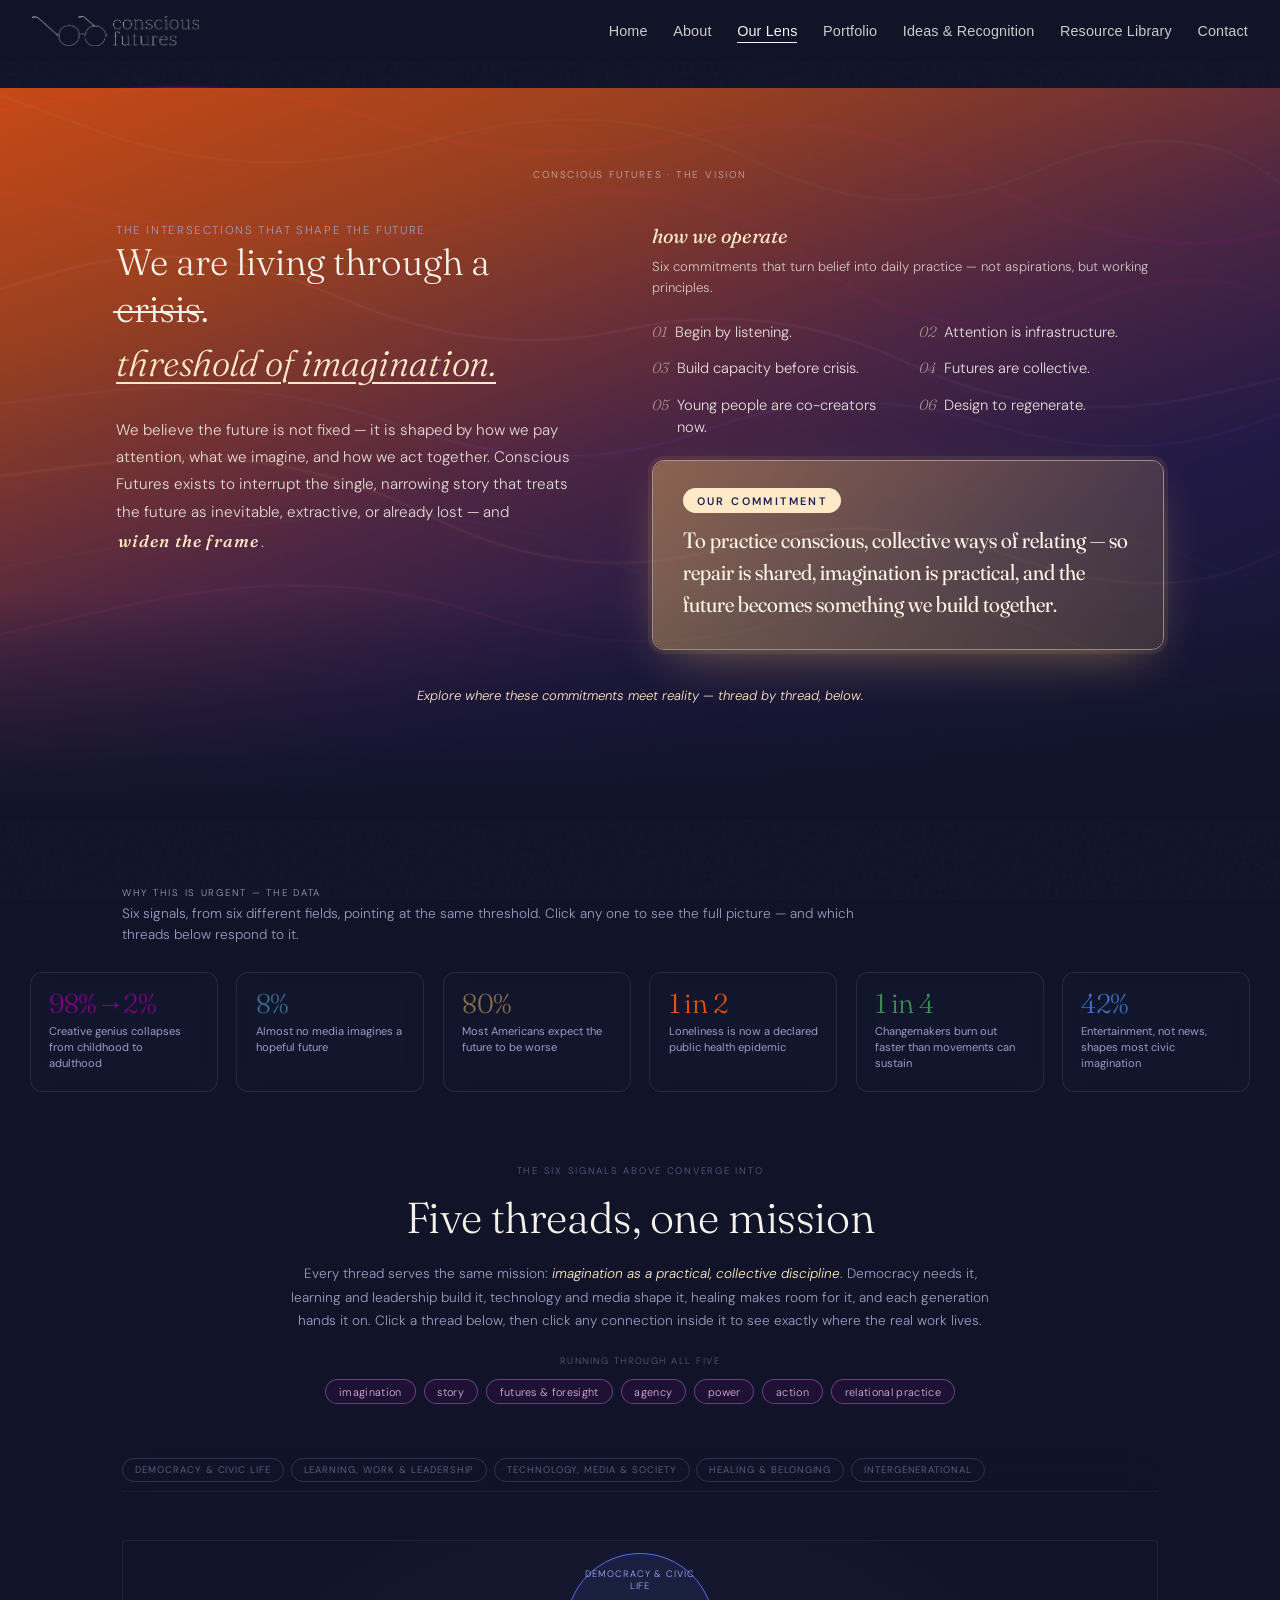
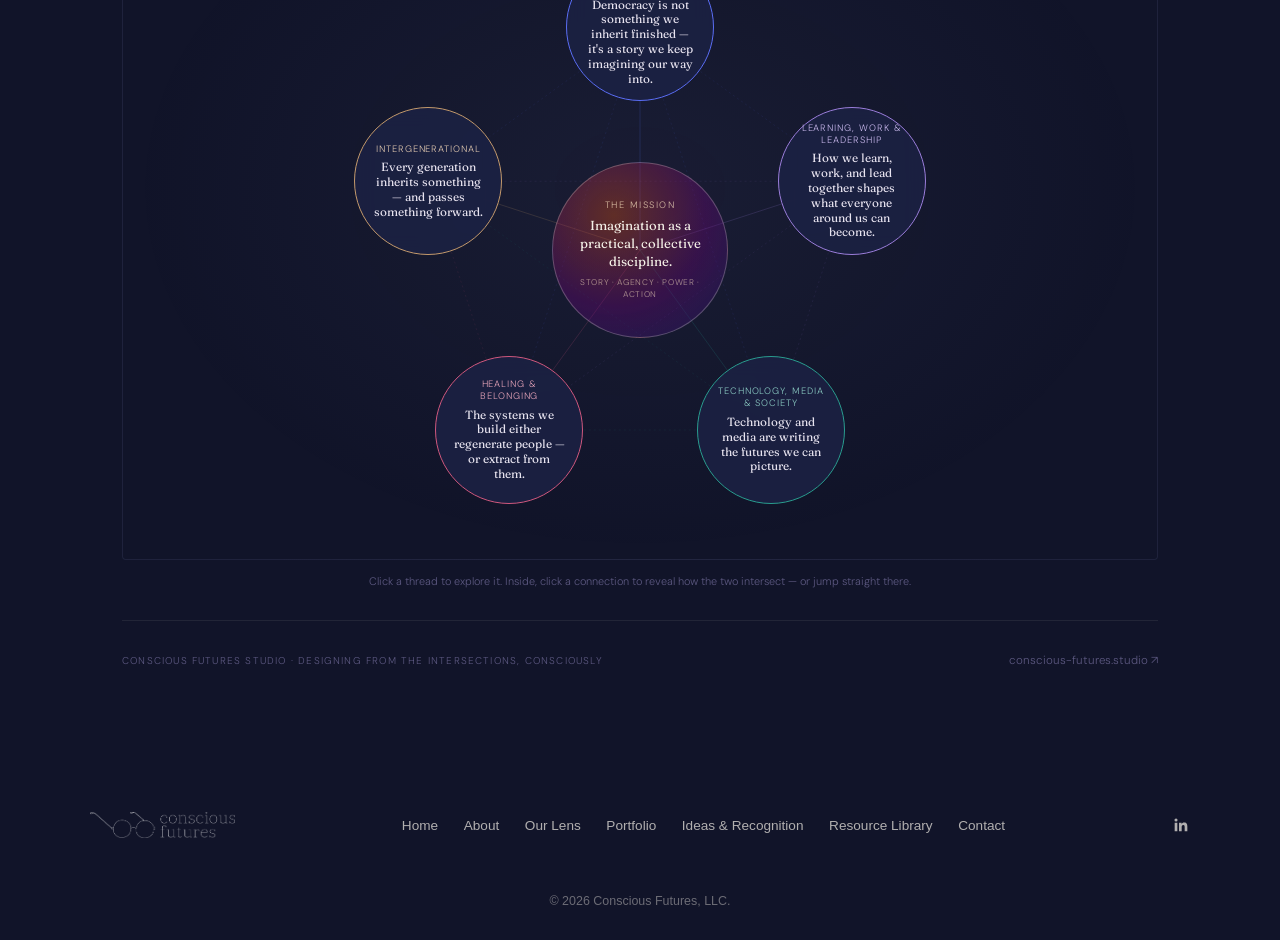
<file: our-lens/index.html>
<!DOCTYPE html>
<html lang="en">
<head>
<meta charset="UTF-8">
<meta name="viewport" content="width=device-width, initial-scale=1.0">
<title>Our Lens — Conscious Futures Studio</title>
<link rel="preconnect" href="https://fonts.googleapis.com">
<link rel="preconnect" href="https://fonts.gstatic.com" crossorigin>
<link href="https://fonts.googleapis.com/css2?family=Fraunces:opsz,ital,wght@9..144,0,300;9..144,0,400;9..144,1,300;9..144,1,400&family=DM+Sans:ital,opsz,wght@0,9..40,300;0,9..40,400;1,9..40,300&display=swap" rel="stylesheet">
<link rel="stylesheet" href="../shared/nav.css">
<link rel="stylesheet" href="../shared/footer.css">
<!-- Cloudflare Web Analytics --><script type='module' src='https://static.cloudflareinsights.com/beacon.min.js' data-cf-beacon='{"token": "ea62372e60d5477eb6dc241cc973068b"}'></script><!-- End Cloudflare Web Analytics -->
<style>
:root {
  /* ── Brand exact ── */
  --navy:   #1A1F5B;
  --purple: #800287;
  --orange: #E75213;

  /* ── Background layers (navy-tinted dark) ── */
  --bg:       #111429;   /* deepest navy-dark */
  --bg2:      #161b34;   /* slightly lifted */
  --surface:  #202648;   /* card bg */
  --surface2: #2b3260;   /* card hover */

  /* ── Ink ── */
  --ink:  #E8E4F0;        /* slightly cool white, reads crisp on navy */
  --ink2: #9E99C0;        /* muted lavender-grey */
  --ink3: #5C5880;        /* dim purple-grey */

  /* ── Accent ── */
  --accent: #E75213;      /* brand orange */

  /* ── Thread palette — the five spokes match the portfolio's five themes;
        imagination + story are the through-lines that run through all of them ── */
  --thread-civic:           #5B6EF5;   /* Democracy & Civic Life */
  --thread-learning:        #9B7EDB;   /* Learning, Work & Leadership */
  --thread-technology:      #2A9D8F;   /* Technology, Media & Society */
  --thread-healing:         #D0587E;   /* Healing & Belonging */
  --thread-intergenerational: #C49A6C; /* Intergenerational */
  --thread-imagination:     #B66FCB;   /* through-line: imagination */
  --thread-story:           #B66FCB;   /* through-line: story (same as imagination) */
}

* { margin:0; padding:0; box-sizing:border-box; }
html { scroll-behavior: smooth; }

body {
  background: var(--bg);
  color: var(--ink);
  font-family: 'DM Sans', sans-serif;
  font-weight: 300;
  min-height: 100vh;
  overflow-x: hidden;
}

/* ── GRAIN OVERLAY ── */
body::before {
  content: '';
  position: fixed; inset: 0; z-index: 0; pointer-events: none;
  background-image: url("data:image/svg+xml,%3Csvg viewBox='0 0 256 256' xmlns='http://www.w3.org/2000/svg'%3E%3Cfilter id='noise'%3E%3CfeTurbulence type='fractalNoise' baseFrequency='0.9' numOctaves='4' stitchTiles='stitch'/%3E%3C/filter%3E%3Crect width='100%25' height='100%25' filter='url(%23noise)' opacity='1'/%3E%3C/svg%3E");
  opacity: 0.025;
}

/* ── WEB CANVAS (behind everything) ── */
#web-canvas {
  position: fixed; top: 0; left: 0;
  width: 100%; height: 100%;
  pointer-events: none; z-index: 1;
  opacity: 0.82;
}

/* ── LAYOUT ── */
.page {
  position: relative; z-index: 2;
  max-width: 1100px;
  margin: 0 auto;
  padding: 5.5rem 2rem 6rem;
  background: transparent;
}

/* ── HEADER ── */
.site-header {
  display: flex; align-items: center; justify-content: space-between;
  padding: 1rem 0;
  border-bottom: 0.5px solid rgba(160,170,230,0.12);
  margin-bottom: 4rem;
  position: sticky; top: 0; z-index: 50;
  background: rgba(17,20,41,0.92);
  backdrop-filter: blur(16px);
  -webkit-backdrop-filter: blur(16px);
}
.logo {
  display: flex; align-items: center;
  transition: opacity .2s;
}
.logo:hover { opacity: .8; }
.logo-img { height: 32px; width: auto; display: block; }
.header-note {
  font-size: .72rem; letter-spacing: .14em; text-transform: uppercase;
  color: var(--ink2);
}

/* ── THREAD NAV STRIP ── */
.thread-nav-strip {
  position: sticky; top: 54px; z-index: 49;
  display: flex; gap: .4rem; flex-wrap: wrap; align-items: center;
  padding: .55rem 0;
  background: rgba(17,20,41,0.9);
  backdrop-filter: blur(12px);
  -webkit-backdrop-filter: blur(12px);
  border-bottom: 0.5px solid rgba(160,170,230,0.08);
  margin-bottom: 3rem;
}
.tnav-pill {
  font-family: inherit; font-size: .6rem;
  letter-spacing: .1em; text-transform: uppercase;
  padding: .28rem .75rem; border-radius: 20px;
  border: 0.5px solid rgba(160,170,230,0.2);
  color: var(--ink3); background: transparent; cursor: pointer;
  transition: all .2s;
}
.tnav-pill:hover { border-color: rgba(160,170,230,0.5); color: var(--ink2); }
.tnav-pill.active { color: var(--ink); border-color: var(--thread-active-color, rgba(160,170,230,0.6)); background: rgba(160,170,230,0.07); }

/* ── CENTER QUESTION ── */
.center-section {
  text-align: center;
  margin-bottom: 4.5rem;
  position: relative;
}
.center-label {
  font-size: .62rem; letter-spacing: .18em; text-transform: uppercase;
  color: var(--ink3); margin-bottom: 1.2rem;
}
.center-question {
  font-family: 'Fraunces', serif;
  font-size: clamp(1.6rem, 3.5vw, 2.6rem);
  font-weight: 300;
  line-height: 1.25;
  color: var(--ink);
  max-width: 680px;
  margin: 0 auto 1.5rem;
  letter-spacing: -.01em;
}
.center-question em {
  font-style: italic;
  color: var(--ink2);
}
.center-meta {
  font-size: .78rem; color: var(--ink3); line-height: 1.6;
  max-width: 520px; margin: 0 auto;
}
.center-subq {
  font-family: 'Fraunces', serif;
  font-size: 1rem; font-weight: 300;
  color: var(--ink2); line-height: 1.55;
  max-width: 520px; margin: 1.1rem auto 0;
  opacity: .75;
}
.center-subq em { font-style: italic; color: var(--ink); opacity: .9; }

/* ── THREAD GRID (mobile/narrow-viewport accordion fallback, <769px only) ── */
.threads-grid {
  display: none;
  grid-template-columns: 1fr;
  gap: 10px;
  background: transparent;
  margin-bottom: 16px;
}
@media (max-width: 768px) {
  .threads-grid { display: grid; }
}

/* ── THREAD CARD ── */
.thread-card {
  background: rgba(28,33,68,0.82);
  backdrop-filter: blur(12px);
  -webkit-backdrop-filter: blur(12px);
  padding: 1.6rem 1.5rem 1.4rem;
  cursor: pointer;
  position: relative;
  transition: background .25s, box-shadow .35s, transform .25s;
  overflow: hidden;
  border-left: 2px solid transparent;
  border-radius: 2px;
}
/* top bar */
.thread-card::before {
  content: '';
  position: absolute; top: 0; left: 0; right: 0;
  height: 2px;
  background: var(--thread-color);
  transform: scaleX(0);
  transform-origin: left;
  transition: transform .4s cubic-bezier(.16,1,.3,1);
}
/* glow layer */
.thread-card::after {
  content: '';
  position: absolute; inset: 0;
  background: radial-gradient(ellipse at 50% 0%, var(--thread-color) 0%, transparent 70%);
  opacity: 0;
  transition: opacity .35s;
  pointer-events: none;
}
.thread-card:hover {
  background: var(--surface2);
  border-left-color: var(--thread-color);
  box-shadow: 0 0 28px -6px var(--thread-color), inset 0 0 0 0.5px rgba(255,255,255,0.04);
  transform: translateY(-1px);
}
.thread-card:hover::before { transform: scaleX(1); }
.thread-card:hover::after { opacity: 0.06; }
.thread-card.active {
  background: var(--surface2);
  border-left-color: var(--thread-color);
  box-shadow: 0 0 36px -8px var(--thread-color), inset 0 0 0 0.5px rgba(255,255,255,0.06);
}
.thread-card.active::before { transform: scaleX(1); }
.thread-card.active::after { opacity: 0.08; }

.thread-number {
  font-size: .6rem; letter-spacing: .18em; text-transform: uppercase;
  color: color-mix(in srgb, var(--thread-color) 55%, white 45%);
  margin-bottom: .7rem; display: flex; align-items: center; gap: .5rem;
}
.thread-dot {
  width: 6px; height: 6px; border-radius: 50%;
  background: var(--thread-color);
  flex-shrink: 0;
}
.thread-title {
  font-family: 'Fraunces', serif;
  font-size: 1.1rem; font-weight: 400;
  line-height: 1.3; letter-spacing: -.01em;
  color: #F0EDF8; margin-bottom: .5rem;
}
.thread-question {
  font-size: .78rem; font-weight: 400;
  color: #C8C4E0; line-height: 1.6;
  margin-bottom: .85rem;
}
.thread-body {
  font-size: .77rem; color: #B8B4D4;
  line-height: 1.75; margin-bottom: 1rem;
  display: none;
}
.thread-card.active .thread-body { display: block; }

/* ideas */
.thread-ideas {
  display: flex; flex-wrap: wrap; gap: .3rem;
  margin-bottom: .85rem;
}
.idea-tag {
  font-size: .62rem; padding: .2rem .6rem;
  border-radius: 20px;
  border: 0.5px solid rgba(200,196,224,0.2);
  color: #9896B8;
  cursor: default;
  transition: border-color .2s, color .2s, background .2s, box-shadow .2s;
}
.thread-card:hover .idea-tag {
  border-color: rgba(200,196,224,0.35);
  color: #C8C4E0;
}
.thread-card.active .idea-tag {
  border-color: var(--thread-color);
  color: var(--ink2);
  box-shadow: 0 0 8px -2px var(--thread-color);
}

/* connections */
.thread-connections {
  display: none;
  flex-wrap: wrap; gap: .3rem;
  padding-top: .75rem;
  border-top: 0.5px solid rgba(237,232,220,0.07);
}
.thread-card.active .thread-connections { display: flex; }
.conn-tag {
  font-family: inherit; text-align: left;
  font-size: .62rem; padding: .18rem .55rem;
  border-radius: 20px;
  background: rgba(237,232,220,0.05);
  border: 0.5px solid rgba(237,232,220,0.12);
  color: var(--ink3);
  cursor: pointer;
  transition: all .15s;
}
.conn-tag:hover { background: rgba(237,232,220,0.1); color: var(--ink2); }
.conn-tag.active { background: rgba(237,232,220,0.12); border-color: rgba(237,232,220,0.35); }
.conn-label {
  font-size: .58rem; letter-spacing: .1em; text-transform: uppercase;
  color: var(--ink3); margin-bottom: .4rem; width: 100%;
}
.mm-detail-conns .mm-idea-expand, .thread-connections .mm-idea-expand { flex-basis: 100%; }
.conn-goto {
  display: block; margin-top: .45rem;
  font-family: inherit; font-size: .64rem; letter-spacing: .02em;
  background: none; border: none; padding: 0;
  color: var(--ink2); cursor: pointer; text-decoration: underline; text-underline-offset: 2px;
  transition: color .15s;
}
.conn-goto:hover { color: var(--ink); }

/* work links */
.thread-work {
  display: none;
  flex-wrap: wrap; gap: .3rem;
  margin-top: .7rem;
}
.thread-card.active .thread-work { display: flex; }
.work-link {
  font-size: .63rem; padding: .22rem .6rem;
  border-radius: 20px;
  background: rgba(237,232,220,0.04);
  border: 0.5px solid rgba(237,232,220,0.14);
  color: var(--ink2); text-decoration: none;
  transition: all .15s; display: inline-flex; align-items: center; gap: .25rem;
}
.work-link:hover { background: rgba(237,232,220,0.1); color: var(--ink); }
.work-link .arr { opacity: .4; font-size: .6rem; }
.work-label {
  font-size: .58rem; letter-spacing: .1em; text-transform: uppercase;
  color: var(--ink3); margin-bottom: .3rem; width: 100%;
}

/* ── SIGNAL ROW (evidence, reimagined as clickable orbit chips — echoes the mind-map's visual language) ── */
.signal-intro {
  font-size: .85rem; color: var(--ink2); line-height: 1.6;
  max-width: 46rem; margin: -.5rem 0 1.6rem;
}
.signal-row {
  display: grid;
  grid-template-columns: repeat(2, 1fr);
  gap: 1rem;
  margin-bottom: 1.4rem;
}
@media (min-width: 769px) {
  .signal-row { grid-template-columns: repeat(6, 1fr); }
}
@media (min-width: 1280px) {
  .signal-row {
    width: calc(100% + 184px);
    margin-left: -92px;
    margin-right: -92px;
    gap: 1.15rem;
  }
}
.signal-chip {
  --accent-color: #6B6B6B;
  position: relative;
  display: flex; flex-direction: column; align-items: flex-start;
  gap: .35rem;
  width: 100%;
  min-width: 0;
  box-sizing: border-box;
  padding: 1.1rem 1.15rem 1.2rem;
  background: rgba(18,23,46,0.75);
  backdrop-filter: blur(10px); -webkit-backdrop-filter: blur(10px);
  border-radius: 12px;
  border: 0.5px solid rgba(160,170,230,0.14);
  cursor: pointer;
  text-align: left;
  font-family: inherit;
  transition: transform .25s, box-shadow .3s, border-color .3s, background .3s;
}
.signal-chip:hover {
  transform: translateY(-3px);
  border-color: var(--accent-color);
  box-shadow: 0 0 24px -10px var(--accent-color);
}
.signal-chip.active {
  border-color: var(--accent-color);
  background: rgba(18,23,46,0.95);
  box-shadow: 0 0 30px -8px var(--accent-color);
}
.signal-chip.active::after {
  content: '';
  position: absolute; left: 50%; bottom: -9px;
  transform: translateX(-50%);
  width: 14px; height: 14px;
  background: rgba(18,23,46,0.98);
  border-right: 0.5px solid var(--accent-color);
  border-bottom: 0.5px solid var(--accent-color);
  rotate: 45deg;
  border-radius: 0 0 3px 0;
  opacity: 0;
}
@media (min-width: 761px) {
  .signal-chip.active::after { opacity: 1; }
}
.signal-num {
  font-family: 'Fraunces', serif;
  font-size: 1.7rem; font-weight: 300;
  line-height: 1; letter-spacing: -.02em;
  color: var(--accent-color);
}
.signal-claim {
  font-size: .7rem; color: var(--ink2);
  line-height: 1.45;
}
.signal-detail {
  overflow: hidden;
  max-height: 0;
  transition: max-height .4s ease;
  margin-bottom: 1px;
}
.signal-detail.open { max-height: 24rem; }
.signal-detail-inner {
  border-top: 0.5px solid rgba(160,170,230,0.14);
  border-left: 2px solid var(--accent-color, #6B6B6B);
  background: rgba(18,23,46,0.55);
  border-radius: 0 8px 8px 0;
  padding: 1.4rem 1.6rem 1.6rem;
  margin-bottom: 1.4rem;
}
.evidence-claim {
  font-size: .77rem; color: #D0CCE8;
  line-height: 1.6; margin-bottom: .5rem;
  font-weight: 400;
}
.evidence-implication {
  font-size: .72rem; color: #B8B4D4;
  line-height: 1.55;
  font-style: italic;
  font-family: 'Fraunces', serif; font-weight: 300;
  margin-bottom: .5rem;
}
.evidence-source {
  font-size: .6rem; letter-spacing: .06em;
  color: var(--ink2); text-decoration: none;
  border-bottom: 0.5px solid rgba(160,170,230,0.2);
  transition: color .15s, border-color .15s;
  display: inline-flex; align-items: center; gap: .2rem; margin-top:.35rem;
}
.evidence-source:hover { color: var(--ink2); border-color: rgba(160,170,230,0.5); }
.evidence-threads {
  display: flex; flex-wrap: wrap; gap: .25rem; margin-top: .75rem;
}
.ev-thread-tag {
  font-size: .58rem; padding: .15rem .45rem;
  border-radius: 20px;
  border: 0.5px solid var(--accent-color);
  color: var(--accent-color);
  opacity: 0.7;
}

/* ── OPEN QUESTION (embedded in a thread's detail/accordion card) ── */
.mm-detail-tension, .thread-card .mm-detail-tension {
  margin-bottom: 1.1rem; padding: .9rem 1rem;
  background: rgba(197,120,15,0.06);
  border: 0.5px solid rgba(197,120,15,0.22);
  border-radius: 3px;
}
.mm-detail-tension .tension-q { font-size: .88rem; }
.tension-mark {
  font-size: .6rem; letter-spacing: .15em; text-transform: uppercase;
  color: var(--ink3); margin-bottom: .6rem;
  display: flex; align-items: center; gap: .5rem;
}
.tension-mark::before {
  content: '?';
  width: 16px; height: 16px; border-radius: 50%;
  border: 0.5px solid rgba(237,232,220,0.2);
  display: flex; align-items: center; justify-content: center;
  font-size: .65rem; color: var(--ink3); flex-shrink: 0;
  line-height: 1;
  display: inline-flex;
}
.tension-q {
  font-family: 'Fraunces', serif;
  font-size: 1rem; font-weight: 400;
  color: #E8E4F8; line-height: 1.35; margin-bottom: .6rem;
}
.tension-body {
  font-size: .76rem; color: #9896B8; line-height: 1.7;
}

/* ── SECTION LABELS ── */
.section-label {
  font-size: .6rem; letter-spacing: .18em; text-transform: uppercase;
  color: var(--ink2); padding: 1.2rem 0 .7rem;
  display: flex; align-items: center; gap: .75rem;
}
.section-label-placeholder { display: none; } /* replaced by shimmer version above */

/* ── ANIMATED THREAD LINES ── */
@keyframes drawLine {
  from { stroke-dashoffset: 1000; }
  to   { stroke-dashoffset: 0; }
}
.thread-line {
  stroke-dasharray: 1000;
  stroke-dashoffset: 1000;
  animation: drawLine 1.8s cubic-bezier(.16,1,.3,1) forwards;
}

/* ── SPORE NODE ── */
.spore {
  animation: spore-pulse 4s ease-in-out infinite;
}
@keyframes spore-pulse {
  0%, 100% { opacity: .35; r: 3; }
  50% { opacity: .7; r: 4.5; }
}

/* ── FOOTER ── */
.page-footer {
  padding-top: 2rem;
  border-top: 0.5px solid rgba(237,232,220,0.08);
  display: flex; align-items: center; justify-content: space-between;
  margin-top: 2rem;
}
.footer-note {
  font-size: .62rem; letter-spacing: .12em; text-transform: uppercase;
  color: var(--ink3);
}
.footer-link {
  font-size: .72rem; color: var(--ink3); text-decoration: none;
  transition: color .15s;
}
.footer-link:hover { color: var(--ink2); }

/* ── REVEAL ANIMATIONS ── */
.reveal {
  opacity: 0; transform: translateY(16px);
  transition: opacity .6s cubic-bezier(.16,1,.3,1), transform .6s cubic-bezier(.16,1,.3,1);
}
.reveal.in { opacity: 1; transform: none; }

/* Stagger thread cards */
.threads-grid .thread-card {
  opacity: 0; transform: translateY(20px) scale(0.98);
  transition: opacity .55s cubic-bezier(.16,1,.3,1), transform .55s cubic-bezier(.16,1,.3,1),
              background .25s, box-shadow .35s, border-color .25s;
}
.threads-grid .thread-card.card-in {
  opacity: 1; transform: none;
}

/* Pulse ring on center question */
@keyframes pulse-ring {
  0%   { transform: scale(1);   opacity: .18; }
  70%  { transform: scale(1.08); opacity: 0; }
  100% { transform: scale(1.08); opacity: 0; }
}
.center-section::after {
  content: '';
  position: absolute; inset: -20px; border-radius: 50%;
  border: 1px solid rgba(128,2,135,0.25);
  animation: pulse-ring 4s ease-out infinite;
  pointer-events: none;
}

/* Idea tag pop on card-in */
@keyframes tag-pop {
  0%   { transform: scale(0.85); opacity: 0; }
  100% { transform: scale(1);    opacity: 1; }
}
.thread-card.active .idea-tag {
  animation: tag-pop .25s cubic-bezier(.34,1.56,.64,1) forwards;
}
.thread-card.active .idea-tag:nth-child(2) { animation-delay: .04s; }
.thread-card.active .idea-tag:nth-child(3) { animation-delay: .08s; }
.thread-card.active .idea-tag:nth-child(4) { animation-delay: .12s; }

/* Section label shimmer line */
.section-label::after {
  content: '';
  flex: 1; height: 0.5px;
  background: linear-gradient(to right, rgba(128,2,135,0.4), rgba(231,82,19,0.2), transparent);
}

/* ── THREADS INTRO (deliberately heavier than a standard section-label — this is
   the hinge the whole page turns on, so it needs to read as a destination, not
   just another heading) ── */
.threads-intro {
  text-align: center;
  max-width: 700px;
  margin: 2.6rem auto 2.8rem;
  padding-top: .5rem;
}
.threads-eyebrow {
  font-size: .6rem; letter-spacing: .18em; text-transform: uppercase;
  color: var(--ink3); margin-bottom: 1rem;
}
.threads-heading {
  font-family: 'Fraunces', serif; font-weight: 300;
  font-size: clamp(1.9rem, 4.2vw, 2.7rem);
  letter-spacing: -.01em; line-height: 1.15;
  color: #F5F1E8; margin-bottom: 1.2rem;
}
.threads-lead {
  font-size: .85rem; color: var(--ink2); line-height: 1.75;
}
.threads-lead em { font-style: italic; color: #FFE9C7; }
.threads-through { display:flex; flex-wrap:wrap; justify-content:center; align-items:center; gap:.45rem .5rem; margin-top:1.4rem; }
.tt-label { flex-basis:100%; font-size:.58rem; letter-spacing:.16em; text-transform:uppercase; color:var(--ink3); margin-bottom:.3rem; }
.tt-pill { font-size:.68rem; letter-spacing:.03em; padding:.28rem .8rem; border-radius:20px; border:1px solid rgba(182,111,203,.5); color:#D9B3E6; background:rgba(128,2,135,.12); }
.mm-center-sub { font-size:.52rem; letter-spacing:.08em; text-transform:uppercase; color:rgba(255,233,199,.6); margin-top:.45rem; line-height:1.4; }
.mm-detail-mission { font-family:'Fraunces',serif; font-style:italic; font-size:.8rem; line-height:1.5; color:#FFE9C7; border-left:2px solid var(--mc, #E75213); padding:.1rem 0 .1rem .75rem; margin:0 0 1rem; }
.mm-detail-mission b { display:block; font-family:inherit; font-style:normal; font-weight:400; font-size:.54rem; letter-spacing:.16em; text-transform:uppercase; color:rgba(255,233,199,.55); margin-bottom:.25rem; }

/* ═══════════════════════ VISION HERO ═══════════════════════ */
.vision-hero {
  position: relative;
  width: 100vw; margin-left: calc(-50vw + 50%);
  padding: 5rem 2rem 7rem;
  margin-bottom: 3rem;
  background: linear-gradient(160deg, rgba(231,82,19,0.85) 0%, rgba(177,71,31,0.85) 22%, rgba(90,42,74,0.82) 48%, rgba(36,26,74,0.85) 68%, rgba(17,20,41,0.94) 100%);
  overflow: hidden;
}
.vision-hero::after {
  content: ''; position: absolute; left: 0; right: 0; bottom: 0; height: 14rem;
  background: linear-gradient(to bottom, transparent, var(--bg));
  pointer-events: none;
}
.vh-inner { position: relative; z-index: 2; max-width: 1080px; margin: 0 auto; padding: 0 1rem; }
.vh-eyebrow {
  font-size: .62rem; letter-spacing: .18em; text-transform: uppercase;
  color: rgba(232,228,240,0.65); margin-bottom: 2.6rem; text-align: center;
}
.vh-columns {
  display: grid;
  grid-template-columns: 1fr;
  gap: 2.6rem;
  margin-bottom: 2.2rem;
}
@media (min-width: 900px) {
  .vh-columns { grid-template-columns: 0.95fr 1.05fr; gap: 4.5rem; align-items: start; }
}
.vh-col-left, .vh-col-right { min-width: 0; }
.vh-strike-wrap { max-width: 100%; }
.vh-strike-line {
  font-family: 'Fraunces', serif; font-weight: 300;
  font-size: clamp(1.5rem, 3.4vw, 2.3rem);
  color: #F5F1E8; text-align: left; line-height: 1.3;
}
.vh-struck { position: relative; }
.vh-struck::after {
  content: ''; position: absolute; left: -3%; right: -3%; top: 54%; height: 2px;
  background: #F5F1E8; transform: scaleX(0); transform-origin: left;
  transition: transform .7s cubic-bezier(.65,0,.35,1) .3s;
}
.reveal.in .vh-struck::after { transform: scaleX(1); }
.vh-revision-line {
  font-family: 'Fraunces', serif; font-style: italic; font-weight: 300;
  font-size: clamp(1.5rem, 3.4vw, 2.3rem);
  text-align: left; margin-top: .4rem; color: #FFE9C7;
  opacity: 0; transform: translateY(8px);
  transition: opacity .6s ease .95s, transform .6s ease .95s;
}
.reveal.in .vh-revision-line { opacity: 1; transform: none; }
.vh-revision {
  text-underline-offset: 6px; text-decoration: underline;
  text-decoration-color: #FFE9C7; text-decoration-thickness: 2px;
}
.vh-thesis {
  font-size: .95rem; line-height: 1.8; color: rgba(245,241,232,0.88);
  text-align: left; max-width: 100%; margin: 2rem 0 0;
}
.vh-principles-head { margin-bottom: 1.4rem; }
.vh-principles-label {
  font-family: 'Fraunces', serif; font-style: italic; font-weight: 400;
  font-size: 1.25rem; color: #FFE9C7; margin-bottom: .55rem;
}
.vh-principles-intro {
  font-size: .82rem; line-height: 1.6; color: rgba(245,241,232,0.78);
  max-width: 34rem;
}
.vh-values {
  display: grid; grid-template-columns: repeat(2,1fr);
  gap: .9rem 1.4rem; margin: 0; max-width: 100%;
}
@media (max-width: 420px) { .vh-values { grid-template-columns: 1fr; } }

/* Each commitment is a disclosure trigger. Its description does NOT pop
   up next to the trigger itself — with six short rows in a tight 2-col
   grid there isn't room for a floating box to open without covering the
   row below it. Instead, hovering/focusing/tapping any commitment reveals
   its text in a single shared panel directly under the whole grid, so
   none of the six rows ever move, resize, or get covered by a sibling's
   description. The panel animates open/closed with a height transition
   (0fr → 1fr) that only ever displaces the "our commitment" line below
   it — never the commitments themselves. */
.vh-value-trigger {
  all: unset; box-sizing: border-box;
  display: flex; gap: .5rem; align-items: flex-start; width: 100%;
  font-size: .92rem; line-height: 1.5; color: rgba(245,241,232,0.9);
  cursor: pointer; border-radius: 4px;
  transition: color .2s ease;
}
.vh-value-trigger:hover,
.vh-value-trigger:focus,
.vh-value-trigger.is-open { color: #FFE9C7; }
.vh-value-trigger:focus-visible {
  outline: 1.5px solid rgba(255,233,199,.6); outline-offset: 4px;
}
.vh-value-num {
  font-family: 'Fraunces', serif; font-style: italic;
  color: rgba(255,233,199,0.55); flex-shrink: 0;
}
.vh-value-headline { flex: 1; }

/* Holds the canonical description text for each commitment; never shown
   in place — read by JS and mirrored into the shared panel below. */
.vh-value-desc-src { display: none; }

.vh-value-panel {
  display: grid; grid-template-rows: 0fr;
  transition: grid-template-rows .2s ease;
}
.vh-value-panel.is-open { grid-template-rows: 1fr; }
.vh-value-panel-inner { overflow: hidden; min-height: 0; }
.vh-value-panel-body {
  background: rgba(17,20,41,0.9);
  border-left: 2px solid rgba(255,233,199,.45);
  border-radius: 0 8px 8px 0;
  padding: .85rem 1rem;
  margin-top: .9rem;
  font-size: .78rem; line-height: 1.6; font-weight: 300;
  color: rgba(245,241,232,.88);
  opacity: 0;
  transition: opacity .2s ease;
}
.vh-value-panel.is-open .vh-value-panel-body { opacity: 1; transition: opacity .2s ease .05s; }
.vh-value-panel-body p { margin: 0; }
.vh-bridge {
  position: relative; z-index: 0;
  margin: 1.4rem 0 0; text-align: left; max-width: 100%;
  padding: 1.7rem 1.9rem 1.8rem;
  border: 1px solid rgba(255,233,199,.55);
  border-radius: 12px;
  box-shadow: 0 0 0 4px rgba(255,201,102,.08), 0 18px 50px -18px rgba(255,201,102,.45);
}
.vh-bridge::before {
  content: '';
  position: absolute; z-index: -1; inset: 0;
  background: linear-gradient(100deg, rgba(255,201,102,0.38) 0%, rgba(255,201,102,0.16) 100%);
  border-radius: 12px;
  transform: scaleX(0); transform-origin: left center;
  transition: transform 1.1s cubic-bezier(.65,0,.35,1) .3s;
}
.reveal.in .vh-bridge::before { transform: scaleX(1); }
.vh-bridge-label {
  display: inline-block; margin-bottom: .7rem;
  font-size: .68rem; font-weight: 600; letter-spacing: .22em; text-transform: uppercase;
  color: #1A1F5B; background: #FFE9C7; border-radius: 99px; padding: .32rem .85rem;
}
.vh-bridge-text {
  margin: 0; font-family: 'Fraunces', serif; font-weight: 400;
  font-size: clamp(1.1rem, 1.9vw, 1.38rem); line-height: 1.45; color: #FFF7E8;
  font-variation-settings: "opsz" 144, "SOFT" 40;
}
/* "widen the frame" — a frame that opens outward when the section reveals, then keeps breathing */
.vh-widen { position: relative; display: inline-block; white-space: nowrap; padding: 0 .1em; }
.vh-widen-txt {
  position: relative; z-index: 1; display: inline-block;
  font-family: 'Fraunces', serif; font-style: italic; font-weight: 500;
  color: #FFE9C7; letter-spacing: 0; font-size: 1.12em;
  transition: letter-spacing 1.4s cubic-bezier(.22,1,.36,1) 1.2s;
}
.vh-widen::before, .vh-widen::after {
  content: ''; position: absolute; top: 50%; left: 50%;
  border: 1.5px solid #FFE9C7; border-radius: 6px;
  width: 100%; height: 100%; transform: translate(-50%,-50%) scale(1);
  opacity: 0; pointer-events: none;
}
.reveal.in .vh-widen-txt { letter-spacing: .07em; }
.reveal.in .vh-widen::before { animation: vhFrame 4.2s cubic-bezier(.22,1,.36,1) 1.2s infinite; }
.reveal.in .vh-widen::after { animation: vhFrame 4.2s cubic-bezier(.22,1,.36,1) 2.3s infinite; }
@keyframes vhFrame {
  0%   { opacity: .9; transform: translate(-50%,-50%) scale(1,1); }
  70%  { opacity: 0;  transform: translate(-50%,-50%) scale(1.7,2.6); }
  100% { opacity: 0;  transform: translate(-50%,-50%) scale(1.7,2.6); }
}
@media (max-width: 480px) { .vh-widen { white-space: normal; } }
@media (prefers-reduced-motion: reduce) {
  .vh-widen-txt { transition: none; letter-spacing: .07em; }
  .vh-widen::before, .vh-widen::after { animation: none !important; opacity: 0; }
  .vh-widen { border-bottom: 2px solid #FFE9C7; }
}
.vh-explore {
  font-size: .82rem; line-height: 1.7; text-align: center;
  max-width: 600px; margin: .9rem auto 0;
}
.vh-explore em { font-style: italic; color: #FFE9C7; }
@media (prefers-reduced-motion: reduce) {
  .vh-struck::after, .vh-revision-line { transition: none !important; }
  .vh-value-panel, .vh-value-panel-body, .vh-value-trigger { transition: opacity .01ms linear !important; transform: none !important; grid-template-rows: unset !important; }
  .vh-value-panel-inner { overflow: visible !important; }
  .vh-value-panel:not(.is-open) .vh-value-panel-inner { display: none; }
}

/* ═══════════════════════ MIND MAP (desktop, >=769px) ═══════════════════════ */
.mindmap-wrap { display: none; }
@media (min-width: 769px) { .mindmap-wrap { display: block; } }
.mindmap-stage {
  position: relative;
  height: 620px;
  overflow: hidden;
  border-radius: 4px;
  background: radial-gradient(ellipse at 50% 40%, rgba(160,170,230,0.06), transparent 70%);
  border: 0.5px solid rgba(160,170,230,0.1);
}
.mm-canvas {
  position: absolute; inset: 0;
  transform-origin: 0 0;
  transition: transform .8s cubic-bezier(.16,1,.3,1);
}
@media (prefers-reduced-motion: reduce) { .mm-canvas { transition: none; } }
.mm-lines { position: absolute; inset: 0; width: 100%; height: 100%; pointer-events: none; overflow: visible; }
.mm-center {
  position: absolute; width: 176px; height: 176px; left: 50%; top: 50%;
  margin: -88px 0 0 -88px; border-radius: 50%;
  background: radial-gradient(circle at 35% 30%, rgba(231,82,19,0.35), rgba(128,2,135,0.3) 55%, rgba(26,31,91,0.6) 100%);
  border: 0.5px solid rgba(245,241,232,0.25);
  display: flex; flex-direction: column; align-items: center; justify-content: center;
  text-align: center; padding: 1rem; cursor: pointer;
  transition: transform .25s, box-shadow .3s;
  z-index: 5;
}
.mm-center:hover { transform: scale(1.04); box-shadow: 0 0 40px -10px rgba(231,82,19,0.5); }
.mm-center-label {
  font-size: .58rem; letter-spacing: .16em; text-transform: uppercase;
  color: rgba(255,233,199,0.75); margin-bottom: .4rem;
}
.mm-center-text {
  font-family: 'Fraunces', serif; font-size: .82rem; font-weight: 400;
  line-height: 1.35; color: #F5F1E8;
}
.mm-node {
  position: absolute; width: 148px; height: 148px;
  margin: -74px 0 0 -74px; border-radius: 50%;
  background: rgba(28,33,68,0.88);
  backdrop-filter: blur(10px); -webkit-backdrop-filter: blur(10px);
  border: 1.5px solid var(--thread-color);
  display: flex; align-items: center; justify-content: center;
  text-align: center; padding: 1rem; cursor: pointer;
  transition: transform .25s, box-shadow .3s, background .25s;
  z-index: 4;
}
.mm-node:hover { transform: scale(1.06); box-shadow: 0 0 28px -6px var(--thread-color); }
.mm-node.focused {
  transform: scale(1.08);
  box-shadow: 0 0 44px -6px var(--thread-color);
  background: rgba(43,50,96,0.92);
  z-index: 6;
}
.mm-node-label {
  font-size: .58rem; letter-spacing: .1em; text-transform: uppercase;
  color: color-mix(in srgb, var(--thread-color) 55%, white 45%); margin-bottom: .35rem;
}
.mm-node-title {
  font-family: 'Fraunces', serif; font-size: .74rem; font-weight: 400;
  line-height: 1.25; color: #E8E4F0;
}
.mm-back {
  position: absolute; top: 1rem; left: 1rem; z-index: 10;
  font-family: inherit; font-size: .65rem; letter-spacing: .08em;
  padding: .45rem .9rem; border-radius: 20px;
  border: 0.5px solid rgba(160,170,230,0.3);
  background: rgba(17,20,41,0.85); color: var(--ink2); cursor: pointer;
  opacity: 0; pointer-events: none; transform: translateY(-6px);
  transition: opacity .25s, transform .25s;
}
.mindmap-stage.focused .mm-back { opacity: 1; pointer-events: auto; transform: none; }

/* ── ON-MAP CONNECTION BUBBLES (echo of the intersections list, anchored to the focused circle) ── */
.mm-conn-bubble {
  position: absolute;
  transform: translate(-50%, -50%);
  z-index: 7;
  font-family: inherit; font-size: .64rem; letter-spacing: .01em;
  padding: .32rem .75rem;
  border-radius: 20px;
  background: rgba(15,18,38,0.92);
  backdrop-filter: blur(6px); -webkit-backdrop-filter: blur(6px);
  border: 1px solid currentColor;
  cursor: pointer;
  white-space: nowrap;
  opacity: 0;
  animation: mm-bubble-in .45s ease .45s forwards;
  transition: box-shadow .2s;
}
.mm-conn-bubble:hover, .mm-conn-bubble.active {
  box-shadow: 0 0 18px -4px currentColor;
}
@keyframes mm-bubble-in {
  from { opacity: 0; transform: translate(-50%, -50%) scale(.7); }
  to { opacity: 1; transform: translate(-50%, -50%) scale(1); }
}
@media (prefers-reduced-motion: reduce) { .mm-conn-bubble { animation: none; opacity: 1; } }
.mm-conn-pop {
  position: absolute;
  z-index: 9;
  width: 230px;
  transform: translate(-50%, 0);
  background: rgba(15,18,38,0.98);
  border: 0.5px solid rgba(160,170,230,0.25);
  border-radius: 4px;
  padding: .8rem .9rem;
  font-size: .7rem; line-height: 1.55; color: #C8C4E0;
  box-shadow: 0 12px 30px -8px rgba(0,0,0,0.55);
}
.mm-conn-pop .conn-goto { display: block; margin-top: .55rem; font-size: .64rem; }
.mm-detail {
  position: absolute; top: 0; right: 0; bottom: 0; width: 360px;
  background: rgba(15,18,38,0.96);
  backdrop-filter: blur(16px); -webkit-backdrop-filter: blur(16px);
  border-left: 0.5px solid rgba(160,170,230,0.14);
  padding: 1.8rem 1.6rem; overflow-y: auto;
  transform: translateX(100%);
  transition: transform .5s cubic-bezier(.16,1,.3,1);
  z-index: 8;
}
@media (prefers-reduced-motion: reduce) { .mm-detail { transition: none; } }
.mm-detail.open { transform: translateX(0); }
.mm-detail-label { font-size: .6rem; letter-spacing: .14em; text-transform: uppercase; margin-bottom: .8rem; }
.mm-detail-title { font-family: 'Fraunces', serif; font-size: 1.05rem; font-weight: 400; line-height: 1.35; color: #F0EDF8; margin-bottom: .6rem; }
.mm-detail-q { font-size: .78rem; color: #C8C4E0; line-height: 1.6; margin-bottom: 1.1rem; }
.mm-detail-ideas { display: flex; flex-direction: column; gap: .3rem; margin-bottom: 1.1rem; }
.mm-idea-btn {
  font-family: inherit; font-size: .64rem; text-align: left; padding: .35rem .7rem;
  border-radius: 20px; border: 0.5px solid rgba(200,196,224,0.25);
  background: transparent; color: #C8C4E0; cursor: pointer; transition: all .15s;
}
.mm-idea-btn:hover, .mm-idea-btn.active { border-color: rgba(200,196,224,0.5); color: var(--ink); }
.mm-idea-expand {
  font-size: .7rem; color: #9896B8; line-height: 1.6;
  padding: 0 .7rem; max-height: 0; overflow: hidden; opacity: 0;
  transition: max-height .3s ease, opacity .3s ease, padding .3s ease;
}
.mm-idea-expand.open { max-height: 200px; opacity: 1; padding: .5rem .7rem .1rem; }
.mm-detail-body { font-size: .78rem; color: #B8B4D4; line-height: 1.75; margin-bottom: 1.1rem; }
.mm-detail-work { display: flex; flex-wrap: wrap; gap: .3rem; margin-bottom: 1.1rem; }
.mm-detail-conns { display: flex; flex-wrap: wrap; gap: .3rem; padding-top: .9rem; border-top: 0.5px solid rgba(237,232,220,0.08); }
.mm-hint { font-size: .68rem; color: var(--ink3); text-align: center; margin-top: .9rem; }
@media (max-width: 900px) {
  .mm-detail { width: 100%; }
}
</style>
</head>
<body>

<canvas id="web-canvas"></canvas>

<div class="page">

  <!-- NAV (shared) -->
  <div id="site-nav-placeholder" data-theme="dark-bg" data-current="our-lens"></div>
  <!-- VISION HERO -->
  <section class="vision-hero reveal" id="vision-hero">
    <div class="vh-inner">
      <div class="vh-eyebrow">conscious futures · the vision</div>

      <div class="vh-columns">
        <div class="vh-col-left">
          <div class="header-note">the intersections that shape the future</div>
          <div class="vh-strike-wrap">
            <p class="vh-strike-line">We are living through a <span class="vh-struck">crisis</span>.</p>
            <p class="vh-revision-line"><span class="vh-revision">threshold of imagination.</span></p>
          </div>
          <p class="vh-thesis">
            We believe the future is not fixed — it is shaped by how we pay attention, what we imagine, and how we act together.
            Conscious Futures exists to interrupt the single, narrowing story that treats the future as inevitable, extractive, or already lost — and <span class="vh-widen"><span class="vh-widen-txt">widen the frame</span></span>.
          </p>
        </div>

        <div class="vh-col-right">
          <div class="vh-principles-head">
            <div class="vh-principles-label">how we operate</div>
            <p class="vh-principles-intro">Six commitments that turn belief into daily practice — not aspirations, but working principles.</p>
          </div>
          <div class="vh-values">
            <div class="vh-value">
              <button type="button" class="vh-value-trigger" aria-expanded="false">
                <span class="vh-value-num">01</span><span class="vh-value-headline">Begin by listening.</span>
              </button>
              <div class="vh-value-desc-src"><p>We begin by listening to the stories people carry, because being heard is what makes room to imagine.</p></div>
            </div>
            <div class="vh-value">
              <button type="button" class="vh-value-trigger" aria-expanded="false">
                <span class="vh-value-num">02</span><span class="vh-value-headline">Attention is infrastructure.</span>
              </button>
              <div class="vh-value-desc-src"><p>What we notice shapes what we build, so we design spaces and practices that protect people's capacity to focus, reflect, and imagine together.</p></div>
            </div>
            <div class="vh-value">
              <button type="button" class="vh-value-trigger" aria-expanded="false">
                <span class="vh-value-num">03</span><span class="vh-value-headline">Build capacity before crisis.</span>
              </button>
              <div class="vh-value-desc-src"><p>We treat imagination and reflection as skills built through regular practice, so people can meet change with intention when it arrives.</p></div>
            </div>
            <div class="vh-value">
              <button type="button" class="vh-value-trigger" aria-expanded="false">
                <span class="vh-value-num">04</span><span class="vh-value-headline">Futures are collective.</span>
              </button>
              <div class="vh-value-desc-src"><p>We imagine with communities across generations and disciplines, because no one builds a livable future alone.</p></div>
            </div>
            <div class="vh-value">
              <button type="button" class="vh-value-trigger" aria-expanded="false">
                <span class="vh-value-num">05</span><span class="vh-value-headline">Young people are co-creators now.</span>
              </button>
              <div class="vh-value-desc-src"><p>Young people author the work alongside us, and adults with institutional power join as listeners.</p></div>
            </div>
            <div class="vh-value">
              <button type="button" class="vh-value-trigger" aria-expanded="false">
                <span class="vh-value-num">06</span><span class="vh-value-headline">Design to regenerate.</span>
              </button>
              <div class="vh-value-desc-src"><p>We build processes that leave people and communities with more energy, trust, and capacity than they started with.</p></div>
            </div>
          </div>
          <div class="vh-value-panel" id="vh-value-panel">
            <div class="vh-value-panel-inner">
              <div class="vh-value-panel-body"><p id="vh-value-panel-text"></p></div>
            </div>
          </div>
          <div class="vh-bridge">
            <span class="vh-bridge-label">Our commitment</span>
            <p class="vh-bridge-text">To practice conscious, collective ways of relating — so repair is shared, imagination is practical, and the future becomes something we build together.</p>
          </div>
        </div>
      </div>

      <p class="vh-explore"><em>Explore where these commitments meet reality — thread by thread, below.</em></p>
    </div>
  </section>

  <!-- EVIDENCE / SIGNALS — why this is urgent, before the threads that respond to it -->
  <div class="section-label reveal">why this is urgent — the data</div>
  <p class="signal-intro reveal">Six signals, from six different fields, pointing at the same threshold. Click any one to see the full picture — and which threads below respond to it.</p>
  <div class="signal-row reveal" id="signal-row"><!-- injected by JS from EVIDENCE --></div>
  <div class="signal-detail" id="signal-detail"></div>

  <!-- THREADS -->
  <div class="threads-intro reveal">
    <div class="threads-eyebrow">the six signals above converge into</div>
    <h2 class="threads-heading">Five threads, one mission</h2>
    <p class="threads-lead">
      Every thread serves the same mission: <em>imagination as a practical, collective discipline</em>. Democracy needs it,
      learning and leadership build it, technology and media shape it, healing makes room for it, and each generation
      hands it on. Click a thread below, then click any connection inside it to see exactly where the real work lives.
    </p>
    <div class="threads-through" aria-label="Through-lines running through every thread">
      <span class="tt-label">running through all five</span>
      <span class="tt-pill">imagination</span><span class="tt-pill">story</span><span class="tt-pill">futures &amp; foresight</span><span class="tt-pill">agency</span><span class="tt-pill">power</span><span class="tt-pill">action</span><span class="tt-pill">relational practice</span>
    </div>
  </div>

  <!-- Thread nav strip -->
  <div class="thread-nav-strip" id="thread-nav">
    <button class="tnav-pill" data-thread="civic" onclick="selectThread('civic')">democracy & civic life</button>
    <button class="tnav-pill" data-thread="learning" onclick="selectThread('learning')">learning, work & leadership</button>
    <button class="tnav-pill" data-thread="technology" onclick="selectThread('technology')">technology, media & society</button>
    <button class="tnav-pill" data-thread="healing" onclick="selectThread('healing')">healing & belonging</button>
    <button class="tnav-pill" data-thread="intergenerational" onclick="selectThread('intergenerational')">intergenerational</button>
  </div>

  <!-- Desktop spatial map (>=769px) -->
  <div class="mindmap-wrap reveal" id="mindmap-wrap">
    <div class="mindmap-stage" id="mindmap-stage">
      <button class="mm-back" id="mm-back" onclick="focusThreadMap(null)">← overview</button>
      <div class="mm-canvas" id="mm-canvas">
        <svg class="mm-lines" id="mm-lines"></svg>
        <div class="mm-center" id="mm-center" onclick="focusThreadMap(null)">
          <div class="mm-center-label">the mission</div>
          <div class="mm-center-text">Imagination as a practical, collective discipline.</div>
          <div class="mm-center-sub">story · agency · power · action</div>
        </div>
        <!-- 5 .mm-node elements injected by JS from THREADS -->
      </div>
      <div class="mm-detail" id="mm-detail"></div>
    </div>
    <p class="mm-hint">Click a thread to explore it. Inside, click a connection to reveal how the two intersect — or jump straight there.</p>
  </div>

  <!-- Mobile / narrow-viewport accordion fallback (<769px), rendered from the same THREADS data -->
  <div class="threads-grid reveal" id="threads-accordion"><!-- injected by JS from THREADS --></div>

  <!-- FOOTER -->
  <footer class="page-footer reveal">
    <div class="footer-note">
      conscious futures studio · designing from the intersections, consciously
    </div>
    <a class="footer-link" href="../">conscious-futures.studio ↗</a>
  </footer>

</div><!-- /page -->

<div id="site-footer-placeholder"></div>

<script>
// ─── THREAD DATA (single source of truth — renders both the desktop map and the mobile accordion) ──
const THREAD_COLORS = {
  civic:'#5B6EF5', learning:'#9B7EDB', technology:'#2A9D8F',
  healing:'#D0587E', intergenerational:'#C49A6C'
};

const PORTFOLIO_URL = '../portfolio/';

// Five spokes — the same five themes the portfolio is organised around — all serving one central
// mission: imagination as a practical, collective discipline. Futures/foresight, story, agency,
// power, action and relational practice are the through-lines that run through every spoke.
const THREADS = [
  {
    id: 'civic', color: 'var(--thread-civic)',
    navLabel: 'democracy & civic life', shortLabel: 'democracy & civic life',
    mission: "Imagination becomes public when people can practice shaping the systems they live inside.",
    title: "Democracy is not something we inherit finished — it's a story we keep imagining our way into.",
    question: "What happens to democratic futures when most people have nowhere left to practice civic imagination at all?",
    ideas: [
      { tag:'civic imagination', expand:'Civic imagination is the felt sense that collective life can still be authored, not just endured — that people can shape the systems they are inside of.' },
      { tag:'democracy as practice', expand:'Democracy is not a spectator sport. It is rehearsed, muscle by muscle, in the small decisions of everyday civic life — or it atrophies.' },
      { tag:'public imagination infrastructure', expand:'Civic imagination is public infrastructure: something a society builds and maintains — or lets fall into disrepair, like a bridge no one is tending.' },
      { tag:'futures as a public conversation', expand:'The futures we can conceive set the ceiling on what we will attempt to build. Who gets to imagine them — and be heard — is a democratic question.' }
    ],
    body: "Democracy is not something that happens to us — it is a story we have to keep imagining our way into, together. Civic imagination is the felt sense that collective life can still be authored, not just endured: that people can shape the systems they're inside of, across generations and across difference. When that imaginative capacity atrophies — when civic life starts to feel like spectatorship rather than authorship — democratic futures narrow with it. This thread treats civic imagination as public infrastructure, practiced by the people already building it, not just inheriting it.",
    work: [
      { label:'Civic Health AI Index (NCoC)', url:'https://civicaiaudit.org/' },
      { label:'New America — Operationalizing Imagination', url:'https://www.newamerica.org/insights/operationalizing-imagination/' },
      { label:'Democracy 2076', url: PORTFOLIO_URL },
      { label:'ReThink Citizen', url: PORTFOLIO_URL }
    ],
    connections: ['learning','technology','healing','intergenerational']
  },
  {
    id: 'learning', color: 'var(--thread-learning)',
    navLabel: 'learning, work & leadership', shortLabel: 'learning, work & leadership',
    mission: "Imagination becomes capacity when it is taught, practiced, and led — not left to talent or luck.",
    title: "How we learn, work, and lead together shapes what everyone around us can become.",
    question: "Are we building learners and leaders for the world we have — or the world we need?",
    ideas: [
      { tag:'futures literacy', expand:'Futures literacy is a learnable skill — the capacity to imagine multiple plausible futures instead of one inevitable one, and to use that range to act differently now.' },
      { tag:'imagination as a discipline', expand:'Imagination is not soft. It can be cultivated, protected, and practiced like any other discipline — in classrooms, workplaces, and organizations.' },
      { tag:'curiosity as practice', expand:'Curious leadership treats not-knowing as a starting point, not a weakness — a civic practice as much as a personal one.' },
      { tag:'relational leadership', expand:'The relational dimension of leadership — holding paradox, staying in relationship under pressure — is the mechanism by which change either sustains or collapses.' }
    ],
    body: "Imagination is not a talent some people have — it is a capacity, and capacities are built. Futures literacy, curiosity, and the ability to hold paradox can all be learned and practiced, in schools, in workplaces, and in the way leaders show up for the people around them. Leadership is not just a role; it is a set of relational practices that shape how communities experience change. This thread asks who gets to develop that capacity, and what it would take to build it before crisis arrives, not after.",
    work: [
      { label:'Experiential Futures Sandbox', url: PORTFOLIO_URL },
      { label:'Curiosity Mobile / Scott Shigeoka', url: PORTFOLIO_URL },
      { label:'Early Years Leadership Diversity Initiative', url: PORTFOLIO_URL }
    ],
    connections: ['civic','technology','healing','intergenerational'],
    openQuestion: {
      q: "What does it mean to lead — or make change — when the map runs out?",
      body: "The challenges people face today — ecological breakdown, democratic erosion, AI's reshaping of work and relationship — are genuinely novel. They have no precedent, no clear playbook. That means the most important capacity is not expertise in a known domain — it is the ability to stay curious, stay in relationship, and keep imagining in conditions of uncertainty. That is a learnable skill. It is also a design challenge."
    }
  },
  {
    id: 'technology', color: 'var(--thread-technology)',
    navLabel: 'technology, media & society', shortLabel: 'technology, media & society',
    mission: "Imagination is widened or narrowed by the technologies and stories we absorb — so we ask who is writing them.",
    nodeTitle: "Technology and media are writing the futures we can picture.",
    title: "Technology and media are writing the futures we can picture — and most of those choices were never conscious.",
    question: "What would it mean to make them so?",
    ideas: [
      { tag:'story shapes reality', expand:'The stories we rehearse become the futures we enact. What a generation sees on screen sets the ceiling on what it believes is possible.' },
      { tag:'attention as a resource', expand:'Attention is being shaped and extracted — platforms that capture attention shape the imaginative ceiling of an entire generation.' },
      { tag:'AI as social force', expand:"AI is becoming a social role in young people's lives, with design choices that shape relational behavior and emotional development." },
      { tag:'paradox of connection', expand:'Tools designed to connect us are producing epidemic loneliness. Holding tech with intention, not fear.' }
    ],
    body: "Technology and media are not separate domains — they are woven through questions of imagination, democracy, healing, and intergenerational wellbeing. They are also where most people now get their stories about the future. Attention is a resource being shaped and extracted; AI is becoming a social role in young people's lives; tools designed to connect us are producing epidemic loneliness. This thread holds tech and media with intention, not fear — and asks what it would take to design them for the futures we want rather than the ones engagement rewards.",
    work: [
      { label:'New_Public / AI & Civic Conversation', url:'https://newpublic.org/afterthefeed' },
      { label:'Harmony Labs — Narrative R&D Lab', url: PORTFOLIO_URL },
      { label:'Online & IRL — Conscious Tech Research', url: PORTFOLIO_URL }
    ],
    connections: ['civic','learning','healing','intergenerational'],
    openQuestion: {
      q: "Why is dystopia the only story we tell about the future — and what does that cost us?",
      body: "When 92% of future-set media portrays collapse, control, or catastrophe, what imaginative range are we actually operating with? The stories we rehearse become the futures we enact. Dystopia as the only frame is not realism — it is a failure of collective imagination with direct civic consequences. What would it take to make hopeful futures feel as compelling as collapse?"
    }
  },
  {
    id: 'healing', color: 'var(--thread-healing)',
    navLabel: 'healing & belonging', shortLabel: 'healing & belonging',
    mission: "Imagination needs safety — no one pictures a future from exhaustion, isolation, or unrepaired harm.",
    title: "The systems we build either regenerate people — or extract from them.",
    question: "Why do we keep designing for extraction — and what does repair actually require?",
    ideas: [
      { tag:'trauma-informed design', expand:'Trauma-informed practice as cultural, structural, and intergenerational work — not confined to language.' },
      { tag:'social-ecological resilience', expand:'Burnout is not a failure of individual resilience — it is a systems design issue.' },
      { tag:'repair as collective practice', expand:'Repair as a shared responsibility, practiced through participation, dialogue, and embodied collective design.' },
      { tag:'belonging as infrastructure', expand:'Connection is not a luxury. The systems we build either regenerate or extract — healing is practiced, not just discussed.' }
    ],
    body: "Burnout is not a failure of individual resilience — it is a systems design issue. Trauma-informed practice as cultural, structural, and intergenerational work. Social-ecological resilience. Repair as a shared responsibility. Healing is not confined to language — it is practiced through participation, dialogue, and embodied collective design. The systems we build either regenerate or extract.",
    work: [
      { label:'Wellbeing Project — Ecological Belonging', url: PORTFOLIO_URL },
      { label:'Social-Ecological Resilience Framework', url: PORTFOLIO_URL },
      { label:'Trauma-Informed Publication', url: PORTFOLIO_URL }
    ],
    connections: ['civic','learning','technology','intergenerational'],
    openQuestion: {
      q: "What actually makes it possible for someone to pursue — and sustain — a commitment to change?",
      body: "The barriers aren't just burnout. They're financial precarity, isolation, the pressure to be a savior generation, the slow pace of systems change, and a cultural narrative that treats exhaustion as a badge of purpose. 1 in 4 young changemakers experiences burnout; fewer than 1 in 10 can financially sustain their work. The question is not \"how do we motivate more people?\" It's \"what infrastructures of support, belonging, and sustainability do we need to build?\""
    }
  },
  {
    id: 'intergenerational', color: 'var(--thread-intergenerational)',
    navLabel: 'intergenerational', shortLabel: 'intergenerational',
    mission: "Imagination stretches across time — what we inherit, and the futures we owe those who come after.",
    nodeTitle: "Every generation inherits something — and passes something forward.",
    title: "Every generation is both inheriting something and passing something forward — and young people are already shaping what comes next.",
    question: "Are we conscious of what that is?",
    ideas: [
      { tag:'ancestral thinking', expand:'We exist inside a long story — one that began before us and will continue after us.' },
      { tag:'generational trauma + repair', expand:'This thread takes seriously the biological, cultural, and civic transmission of both harm and possibility.' },
      { tag:'Gen Z as shapers', expand:'Young people are not future stakeholders waiting their turn. They are shapers — not just inheritors — of what comes next, with lived expertise in the systems they are inheriting.' },
      { tag:'practicing hope', expand:'Young people are not lacking hope — they lack spaces to practice it.' },
      { tag:'unrootedness', expand:"The crisis is not apathy; it is unrootedness from any story of the future worth inhabiting." }
    ],
    body: "Intergenerational is not just \"youngers and olders in a room.\" It is the recognition that we exist inside a long story — one that began before us and will continue after us. What have previous generations passed forward: their visions, their traumas, their unfinished work? What are we metabolizing right now, and what will we leave behind? Young people are not apathetic; they are unrooted from any story of the future worth inhabiting — and they are already co-authoring what comes next. This thread takes seriously the transmission of both harm and possibility, and asks what it means to make decisions as if future generations are already in the room.",
    work: [
      { label:'CoGenerate / CoGen Voices', url: PORTFOLIO_URL },
      { label:'Trauma-Informed Publication (ADVANCE)', url: PORTFOLIO_URL },
      { label:'Made By Us × Smithsonian', url: PORTFOLIO_URL },
      { label:'For You Page — Youth Changemaker Research', url: PORTFOLIO_URL }
    ],
    connections: ['civic','learning','technology','healing'],
    openQuestion: {
      q: "What do we owe the generations who come after us — and how would we design differently if we took that seriously?",
      body: "Intergenerational responsibility is rarely built into how we make decisions — in institutions, in policy, in design. We optimize for the immediate. But every choice we make is an inheritance: a set of conditions, norms, stories, and systems that future generations will inhabit without having been asked. What would it mean to design with them in mind — not as recipients of our solutions, but as co-authors of what comes next?"
    }
  }
];
const THREADS_BY_ID = Object.fromEntries(THREADS.map(t => [t.id, t]));
const prefersReducedMotion = window.matchMedia('(prefers-reduced-motion: reduce)').matches;

// ─── INTERSECTIONS (where the real work lives — keyed the same way as the map's connection lines) ──
const INTERSECTIONS = {
  'civic-learning': { label:'Civic imagination as a learned practice', desc:"Young people don't need to be told to hope — they need spaces to practice it. Civic imagination is a capacity that can be taught, modeled by leaders, and made structural." },
  'civic-technology': { label:'Civic infrastructure meets platform power', desc:'The platforms and stories shaping public attention are also, by design or by default, shaping civic life. Designing technology and media consciously is inseparable from designing for democratic futures.' },
  'civic-intergenerational': { label:'Young people as civic co-authors', desc:"Civic imagination isn't handed down from one generation to the next — it's practiced by the people inheriting the system. Gen Z's civic voice belongs in the room now, not someday." },
  'civic-healing': { label:'Democracy needs people who can show up', desc:'Civic life frays when people are exhausted, isolated, or unheard. Belonging and repair are not side issues for democracy — they are what make participation sustainable.' },
  'learning-technology': { label:'Attention shapes what we can envision', desc:'What we pay attention to shapes what we believe is real and possible. Platforms that capture attention shape the imaginative ceiling of an entire generation — and how we learn to lead with them.' },
  'healing-intergenerational': { label:'Inherited harm requires long-arc repair', desc:'Generational trauma is not metaphor — it is biologically and culturally transmitted. Repair that ignores its long arc will reproduce the harm at a different scale.' },
  'intergenerational-learning': { label:'Leading across time', desc:'Leadership in complexity requires thinking in longer timescales. The best leaders ask not just "what works now" but "what are we leaving behind?" — and make room for the people who will inherit it.' },
  'intergenerational-technology': { label:'Designing for agency, not extraction', desc:'AI is becoming a social role in young people’s lives. The design choices baked into those systems shape relational behavior, emotional development, and long-term civic futures.' },
  'healing-technology': { label:'Conscious tech design', desc:'Technology that was designed to connect us may be redesigning what connection means. Designing for resilience and digital sovereignty is trauma-informed work.' },
  'healing-learning': { label:'Healing leadership', desc:'The leaders who build conditions for repair — not just performance — are the ones whose institutions survive complexity. Sustaining changemakers is a systems design issue, not a personal failing.' }
};
function intersectionFor(a, b) {
  return INTERSECTIONS[[a, b].sort().join('-')];
}

// ─── EVIDENCE / "why this is urgent" — rendered as clickable signal chips ──
const EVIDENCE = [
  {
    color: '#800287', num: '98%→2%',
    chip: 'Creative genius collapses from childhood to adulthood',
    claim: '98% of children ages 4–5 score at "creative genius" levels on divergent thinking tests. By high school: 12%. By adulthood: less than 2%.',
    implication: '"The same test. The same people. Thirty years apart. Imagination is not lost — it is designed out of us." — Dr. George Land, NASA-commissioned research',
    source: 'https://twentyonetoys.com/blogs/teaching-21st-century-skills/creative-genius-divergent-thinking',
    tags: [ { label:'imagination', var:'--thread-imagination' }, { label:'learning', var:'--thread-learning' }, { label:'intergenerational', var:'--thread-intergenerational' } ]
  },
  {
    color: '#3A6B8A', num: '8%',
    chip: 'Almost no media imagines a hopeful future',
    claim: 'Only 8% of streaming media content is set in a future context — and the vast majority of that future is dystopian or authoritarian.',
    implication: '"The stories we rehearse become the futures we build. We are practicing collapse." — Harmony Labs & Democracy 2076, 2024',
    source: 'https://harmonylabs.org/news/democracy-highlights',
    tags: [ { label:'story', var:'--thread-story' }, { label:'technology & media', var:'--thread-technology' }, { label:'civic', var:'--thread-civic' } ]
  },
  {
    color: '#8B6B4A', num: '80%',
    chip: 'Most Americans expect the future to be worse',
    claim: '80% of Americans do not believe their children\'s generation will be better off than they were — a majority position across age, income, and party.',
    implication: '"Despair is not a personal failing. It is a collective signal — and collective signals have collective responses." — WSJ/NORC Poll',
    source: 'https://www.wsj.com/articles/most-americans-doubt-their-children-will-be-better-off-wsj-norc-poll-finds-35500ba8',
    tags: [ { label:'intergenerational', var:'--thread-intergenerational' }, { label:'civic', var:'--thread-civic' } ]
  },
  {
    color: '#E75213', num: '1 in 2',
    chip: 'Loneliness is now a declared public health epidemic',
    claim: '1 in 2 American adults reported feeling lonely — before the pandemic even began. The U.S. Surgeon General declared it a public health epidemic in 2023.',
    implication: '"Loneliness is as harmful as smoking 15 cigarettes a day. Connection is not a luxury — it is infrastructure." — U.S. Surgeon General Advisory, 2023',
    source: 'https://www.hhs.gov/sites/default/files/surgeon-general-social-connection-advisory.pdf',
    tags: [ { label:'technology', var:'--thread-technology' }, { label:'healing', var:'--thread-healing' }, { label:'intergenerational', var:'--thread-intergenerational' } ]
  },
  {
    color: '#3D8C55', num: '1 in 4',
    chip: 'Changemakers burn out faster than movements can sustain',
    claim: '1 in 4 young changemakers experience burnout. Fewer than 1 in 10 can financially sustain their social change work without another job.',
    implication: '"We are asking people to change the world on empty. Sustainability of people is inseparable from sustainability of movements." — The Possibilists, 2023',
    source: 'https://thepossibilists.org/',
    tags: [ { label:'learning & leadership', var:'--thread-learning' }, { label:'healing', var:'--thread-healing' }, { label:'intergenerational', var:'--thread-intergenerational' } ]
  },
  {
    color: '#3B6FBF', num: '42%',
    chip: 'Entertainment, not news, shapes most civic imagination',
    claim: '42% of Americans actively avoid the news. Only 59% receive formal civic education. Entertainment media may be the primary source of civic imagination for most people.',
    implication: '"If people aren\'t getting civic education in school or news, story is doing the work. The question is which stories — and whose futures they imagine." — Harmony Labs, 2024',
    source: 'https://harmonylabs.org/news/democracy-highlights',
    tags: [ { label:'civic', var:'--thread-civic' }, { label:'story', var:'--thread-story' }, { label:'technology & media', var:'--thread-technology' } ]
  }
];

function renderEvidence() {
  const row = document.getElementById('signal-row');
  const detail = document.getElementById('signal-detail');
  if (!row || !detail) return;

  row.innerHTML = EVIDENCE.map((e, i) => `
    <button class="signal-chip" type="button" data-i="${i}" style="--accent-color:${e.color}">
      <span class="signal-num">${e.num}</span>
      <span class="signal-claim">${e.chip}</span>
    </button>
  `).join('');

  function closeDetail() {
    detail.classList.remove('open');
    detail.innerHTML = '';
    row.querySelectorAll('.signal-chip').forEach(c => c.classList.remove('active'));
  }

  row.querySelectorAll('.signal-chip').forEach(chip => {
    chip.addEventListener('click', () => {
      const i = Number(chip.dataset.i);
      const already = chip.classList.contains('active');
      closeDetail();
      if (already) return;
      const e = EVIDENCE[i];
      chip.classList.add('active');
      detail.style.setProperty('--accent-color', e.color);
      detail.innerHTML = `
        <div class="signal-detail-inner" style="--accent-color:${e.color}">
          <div class="evidence-claim">${e.claim}</div>
          <div class="evidence-implication">${e.implication}</div>
          <a class="evidence-source" href="${e.source}" target="_blank" rel="noopener">view source ↗</a>
          <div class="evidence-threads">
            ${e.tags.map(t => `<span class="ev-thread-tag" style="border-color:var(${t.var});color:${t.civic ? `color-mix(in srgb, var(${t.var}) 55%, white 45%)` : `var(${t.var})`}">${t.label}</span>`).join('')}
          </div>
        </div>
      `;
      detail.classList.add('open');
    });
  });

  document.addEventListener('click', (e) => {
    if (e.target.closest('.signal-chip') || e.target.closest('.signal-detail')) return;
    closeDetail();
  });
}

// ─── NAV PILL SYNC ──────────────────────────────────────────────────────────
function syncNavPill(tid) {
  document.querySelectorAll('.tnav-pill').forEach(p => {
    const active = p.dataset.thread === tid;
    p.classList.toggle('active', active);
    if (active) p.style.setProperty('--thread-active-color', THREAD_COLORS[tid] || 'rgba(160,170,230,0.6)');
    else p.style.removeProperty('--thread-active-color');
    p.style.borderColor = active ? THREAD_COLORS[tid] : '';
    p.style.color = active ? THREAD_COLORS[tid] : '';
  });
}

function selectThread(id) {
  if (window.matchMedia('(min-width: 769px)').matches) {
    document.querySelector('.mindmap-wrap').scrollIntoView({ behavior: prefersReducedMotion ? 'auto' : 'smooth', block: 'center' });
    focusThreadMap(id);
  } else {
    const card = document.querySelector(`#threads-accordion [data-thread="${id}"]`);
    toggleThread(card);
    if (card) card.scrollIntoView({ behavior: prefersReducedMotion ? 'auto' : 'smooth', block: 'start' });
  }
}

// ─── MOBILE ACCORDION (rendered from THREADS) ──────────────────────────────
function toggleThread(card) {
  if (!card) return;
  const wasActive = card.classList.contains('active');
  document.querySelectorAll('.thread-card').forEach(c => c.classList.remove('active'));
  if (!wasActive) card.classList.add('active');
  syncNavPill(!wasActive ? card.dataset.thread : null);
}

function renderAccordion() {
  const grid = document.getElementById('threads-accordion');
  grid.innerHTML = THREADS.map(t => `
    <div class="thread-card" style="--thread-color:${t.color}" data-thread="${t.id}">
      <div class="thread-number"><span class="thread-dot"></span>${t.navLabel}</div>
      <div class="thread-title">${t.title}</div>
      <div class="thread-question">${t.question}</div>
      <p class="mm-detail-mission" style="--mc:${t.color}"><b>how this serves the mission</b>${t.mission}</p>
      <div class="thread-ideas">
        ${t.ideas.map(i => `<span class="idea-tag">${i.tag}</span>`).join('')}
      </div>
      <div class="thread-body">${t.body}</div>
      ${t.openQuestion ? `
      <div class="mm-detail-tension">
        <div class="tension-mark">open question</div>
        <div class="tension-q">${t.openQuestion.q}</div>
        <div class="tension-body">${t.openQuestion.body}</div>
      </div>` : ''}
      <div class="thread-work">
        <div class="work-label">in practice →</div>
        ${t.work.map(w => `<a class="work-link" href="${w.url}" target="_blank" rel="noopener">${w.label} <span class="arr">↗</span></a>`).join('')}
      </div>
      <div class="thread-connections">
        <div class="conn-label">the intersections — click to explore</div>
        ${t.connections.map((cid, idx) => {
          const other = THREADS_BY_ID[cid];
          const ix = intersectionFor(t.id, cid);
          return `
            <button class="conn-tag" type="button">${other.shortLabel}</button>
            <div class="mm-idea-expand conn-expand" id="conn-${t.id}-${idx}">
              ${ix ? ix.desc : ''}
              <button class="conn-goto" type="button" data-goto="${cid}">explore ${other.shortLabel} →</button>
            </div>`;
        }).join('')}
      </div>
    </div>
  `).join('');
  grid.querySelectorAll('.thread-card').forEach(card => {
    card.addEventListener('click', (e) => { if (!e.target.closest('.conn-tag') && !e.target.closest('.conn-goto')) toggleThread(card); });
  });
  grid.querySelectorAll('.thread-connections').forEach(conns => {
    conns.querySelectorAll('.conn-tag').forEach((tag, idx) => {
      tag.addEventListener('click', (e) => {
        e.stopPropagation();
        tag.classList.toggle('active');
        conns.querySelectorAll('.conn-expand')[idx].classList.toggle('open');
      });
    });
  });
  grid.querySelectorAll('.conn-goto').forEach(btn => {
    btn.addEventListener('click', (e) => {
      e.stopPropagation();
      const target = grid.querySelector(`[data-thread="${btn.dataset.goto}"]`);
      toggleThread(target);
      if (target) target.scrollIntoView({ behavior: prefersReducedMotion ? 'auto' : 'smooth', block: 'start' });
    });
  });
}
renderAccordion();

// ─── DESKTOP SPATIAL MIND MAP (rendered from THREADS) ──────────────────────
let mapFocusedId = null;

function layoutNodes() {
  const stage = document.getElementById('mindmap-stage');
  const canvas = document.getElementById('mm-canvas');
  const W = stage.clientWidth, H = stage.clientHeight;
  const cx = W / 2, cy = H / 2;
  const r = Math.min(W, H) * 0.36;
  canvas.querySelectorAll('.mm-node').forEach((node, i) => {
    const angle = (-90 + i * (360 / THREADS.length)) * Math.PI / 180;
    const x = cx + r * Math.cos(angle), y = cy + r * Math.sin(angle);
    node.style.left = x + 'px'; node.style.top = y + 'px';
    node.dataset.x = x; node.dataset.y = y;
  });
  drawMapLines(cx, cy);
}

function drawMapLines(cx, cy) {
  const svg = document.getElementById('mm-lines');
  const canvas = document.getElementById('mm-canvas');
  const nodes = [...canvas.querySelectorAll('.mm-node')];
  const byId = Object.fromEntries(nodes.map(n => [n.dataset.id, n]));
  let lines = '';
  nodes.forEach(n => {
    lines += `<line x1="${cx}" y1="${cy}" x2="${n.dataset.x}" y2="${n.dataset.y}" stroke="${THREAD_COLORS[n.dataset.id]}" stroke-opacity="0.18" stroke-width="1"/>`;
  });
  const seen = new Set();
  THREADS.forEach(t => {
    t.connections.forEach(cid => {
      const key = [t.id, cid].sort().join('-');
      if (seen.has(key)) return;
      seen.add(key);
      const a = byId[t.id], b = byId[cid];
      if (!a || !b) return;
      lines += `<line x1="${a.dataset.x}" y1="${a.dataset.y}" x2="${b.dataset.x}" y2="${b.dataset.y}" stroke="${THREAD_COLORS[t.id]}" stroke-opacity="0.12" stroke-width="0.75" stroke-dasharray="2 3"/>`;
    });
  });
  svg.innerHTML = lines;
}

function renderMap() {
  const canvas = document.getElementById('mm-canvas');
  THREADS.forEach(t => {
    const node = document.createElement('div');
    node.className = 'mm-node';
    node.style.setProperty('--thread-color', t.color);
    node.dataset.id = t.id;
    node.innerHTML = `<div><div class="mm-node-label">${t.navLabel}</div><div class="mm-node-title">${t.nodeTitle || t.title}</div></div>`;
    node.addEventListener('click', () => focusThreadMap(t.id));
    canvas.appendChild(node);
  });
  layoutNodes();
}

function renderDetail(t) {
  const detail = document.getElementById('mm-detail');
  detail.innerHTML = `
    <div class="mm-detail-label" style="color:color-mix(in srgb, ${t.color} 55%, white 45%)">${t.navLabel}</div>
    <h3 class="mm-detail-title">${t.title}</h3>
    <p class="mm-detail-q">${t.question}</p>
    <p class="mm-detail-mission" style="--mc:${t.color}"><b>how this serves the mission</b>${t.mission}</p>
    <div class="mm-detail-ideas">
      ${t.ideas.map((i, idx) => `
        <button class="mm-idea-btn" data-idx="${idx}">${i.tag}</button>
        <div class="mm-idea-expand" id="mm-idea-${idx}">${i.expand}</div>
      `).join('')}
    </div>
    <p class="mm-detail-body">${t.body}</p>
    ${t.openQuestion ? `
    <div class="mm-detail-tension">
      <div class="tension-mark">open question</div>
      <div class="tension-q">${t.openQuestion.q}</div>
      <div class="tension-body">${t.openQuestion.body}</div>
    </div>` : ''}
    <div class="mm-detail-work">
      <div class="work-label">in practice →</div>
      ${t.work.map(w => `<a class="work-link" href="${w.url}" target="_blank" rel="noopener">${w.label} <span class="arr">↗</span></a>`).join('')}
    </div>
    <div class="mm-detail-conns">
      <div class="conn-label">the intersections — click to explore</div>
      ${t.connections.map((cid, idx) => {
        const other = THREADS_BY_ID[cid];
        const ix = intersectionFor(t.id, cid);
        return `
          <button class="conn-tag" type="button" style="color:color-mix(in srgb, ${other.color} 55%, white 45%)">${other.shortLabel}</button>
          <div class="mm-idea-expand conn-expand" id="mm-conn-${idx}">
            ${ix ? ix.desc : ''}
            <button class="conn-goto" type="button" data-goto="${cid}">explore ${other.shortLabel} →</button>
          </div>`;
      }).join('')}
    </div>
  `;
  detail.querySelectorAll('.mm-idea-btn').forEach(btn => {
    btn.addEventListener('click', () => {
      btn.classList.toggle('active');
      document.getElementById('mm-idea-' + btn.dataset.idx).classList.toggle('open');
    });
  });
  detail.querySelectorAll('.mm-detail-conns .conn-tag').forEach((tag, idx) => {
    tag.addEventListener('click', () => {
      tag.classList.toggle('active');
      document.getElementById('mm-conn-' + idx).classList.toggle('open');
    });
  });
  detail.querySelectorAll('.conn-goto').forEach(btn => {
    btn.addEventListener('click', (e) => {
      e.stopPropagation();
      focusThreadMap(btn.dataset.goto);
    });
  });
}

function focusThreadMap(id) {
  const stage = document.getElementById('mindmap-stage');
  const canvas = document.getElementById('mm-canvas');
  const detail = document.getElementById('mm-detail');
  mapFocusedId = id;

  document.querySelectorAll('.mm-node').forEach(n => n.classList.toggle('focused', n.dataset.id === id));

  if (!id) {
    canvas.style.transform = 'none';
    detail.classList.remove('open');
    stage.classList.remove('focused');
    clearConnBubbles();
    syncNavPill(null);
    return;
  }

  const node = canvas.querySelector(`.mm-node[data-id="${id}"]`);
  if (!node) return;
  const W = stage.clientWidth, H = stage.clientHeight;
  const detailW = window.matchMedia('(max-width: 900px)').matches ? 0 : 360;
  const scale = 2.1;
  const px = parseFloat(node.dataset.x), py = parseFloat(node.dataset.y);
  const tx = (W - detailW) / 2 - scale * px;
  const ty = H / 2 - scale * py;
  canvas.style.transform = `translate(${tx}px, ${ty}px) scale(${scale})`;
  stage.classList.add('focused');

  renderDetail(THREADS_BY_ID[id]);
  detail.classList.add('open');
  syncNavPill(id);
  renderConnBubbles(id, tx, ty, scale);
}

// ─── ON-MAP CONNECTION BUBBLES (a second, more discoverable entry point into
// the same intersections data — sprouting directly off the focused circle,
// so you don't have to scroll the side panel to find them) ──
function clearConnBubbles() {
  document.querySelectorAll('.mm-conn-bubble, .mm-conn-pop').forEach(el => el.remove());
}

function renderConnBubbles(id, tx, ty, scale) {
  clearConnBubbles();
  const stage = document.getElementById('mindmap-stage');
  const canvas = document.getElementById('mm-canvas');
  const t = THREADS_BY_ID[id];
  const focusedNode = canvas.querySelector(`.mm-node[data-id="${id}"]`);
  if (!t || !focusedNode) return;
  const px = parseFloat(focusedNode.dataset.x), py = parseFloat(focusedNode.dataset.y);

  t.connections.forEach(cid => {
    const otherNode = canvas.querySelector(`.mm-node[data-id="${cid}"]`);
    if (!otherNode) return;
    const other = THREADS_BY_ID[cid];
    const qx = parseFloat(otherNode.dataset.x), qy = parseFloat(otherNode.dataset.y);
    // anchor the bubble at a fixed radius just outside the focused circle's own edge,
    // in the direction of each connected thread — sprouting off the focused circle
    // itself rather than crowding the neighboring node (which has its own click target)
    const dx = qx - px, dy = qy - py;
    const dist = Math.hypot(dx, dy) || 1;
    const anchorRadius = 100; // raw px from focused node's center (node radius is 74)
    const rawX = px + (dx / dist) * anchorRadius, rawY = py + (dy / dist) * anchorRadius;
    const screenX = tx + scale * rawX, screenY = ty + scale * rawY;

    const bubble = document.createElement('button');
    bubble.type = 'button';
    bubble.className = 'mm-conn-bubble';
    bubble.style.left = screenX + 'px';
    bubble.style.top = screenY + 'px';
    bubble.style.color = `color-mix(in srgb, ${other.color} 55%, white 45%)`;
    bubble.textContent = other.shortLabel;
    bubble.dataset.cid = cid;
    bubble.addEventListener('click', (e) => {
      e.stopPropagation();
      toggleConnBubblePop(bubble, t, cid, screenX, screenY, stage);
    });
    stage.appendChild(bubble);
  });
}

function toggleConnBubblePop(bubble, t, cid, screenX, screenY, stage) {
  const already = bubble.classList.contains('active');
  document.querySelectorAll('.mm-conn-bubble').forEach(b => b.classList.remove('active'));
  const existingPop = stage.querySelector('.mm-conn-pop');
  if (existingPop) existingPop.remove();
  if (already) return;

  bubble.classList.add('active');
  const other = THREADS_BY_ID[cid];
  const ix = intersectionFor(t.id, cid);
  const pop = document.createElement('div');
  pop.className = 'mm-conn-pop';
  pop.style.visibility = 'hidden';
  pop.innerHTML = `
    ${ix ? ix.desc : ''}
    <button class="conn-goto" type="button">explore ${other.shortLabel} →</button>
  `;
  pop.querySelector('.conn-goto').addEventListener('click', (e) => {
    e.stopPropagation();
    focusThreadMap(cid);
  });
  stage.appendChild(pop);

  // Measure, then place — flip above the bubble instead of below whenever the
  // popover would run past the bottom of the stage (no scroll affordance, so it
  // must always land fully in view), and clamp horizontally within stage bounds.
  const margin = 12;
  const stageW = stage.clientWidth, stageH = stage.clientHeight;
  const popW = pop.offsetWidth, popH = pop.offsetHeight;
  const gap = 20;

  let top;
  if (screenY + gap + popH + margin <= stageH) {
    top = screenY + gap;
    pop.style.transform = 'translate(-50%, 0)';
  } else {
    top = screenY - gap - popH;
    pop.style.transform = 'translate(-50%, 0)';
    if (top < margin) top = margin;
  }

  let left = screenX;
  const halfW = popW / 2;
  if (left - halfW < margin) left = halfW + margin;
  if (left + halfW > stageW - margin) left = stageW - margin - halfW;

  pop.style.left = left + 'px';
  pop.style.top = top + 'px';
  pop.style.visibility = '';
}

renderMap();
renderEvidence();
window.addEventListener('resize', () => { layoutNodes(); if (mapFocusedId) focusThreadMap(mapFocusedId); }, { passive: true });
document.addEventListener('click', (e) => {
  if (e.target.closest('.mm-conn-bubble') || e.target.closest('.mm-conn-pop')) return;
  document.querySelectorAll('.mm-conn-bubble').forEach(b => b.classList.remove('active'));
  document.querySelectorAll('.mm-conn-pop').forEach(p => p.remove());
});

// ─── REVEAL ON SCROLL ────────────────────────────────────────────────────────
const revealEls = document.querySelectorAll('.reveal');
const obs = new IntersectionObserver(entries => {
  entries.forEach(e => { if (e.isIntersecting) { e.target.classList.add('in'); obs.unobserve(e.target); } });
}, { threshold: 0.08 });
revealEls.forEach(el => obs.observe(el));

// Stagger thread cards on first scroll into view
const cardObs = new IntersectionObserver(entries => {
  entries.forEach(e => {
    if (e.isIntersecting) {
      const cards = document.querySelectorAll('.thread-card');
      cards.forEach((c, i) => {
        setTimeout(() => c.classList.add('card-in'), i * 80);
      });
      cardObs.disconnect();
    }
  });
}, { threshold: 0.1 });
const grid = document.querySelector('.threads-grid');
if (grid) cardObs.observe(grid);

// ─── WEB CANVAS ──────────────────────────────────────────────────────────────
const canvas = document.getElementById('web-canvas');
const ctx = canvas.getContext('2d');

const COLORS = {
  civic:             '#5B6EF5',   // deep navy
  imagination:       '#800287',   // brand purple
  learning:           '#9B7EDB',   // steel blue
  intergenerational: '#C49A6C',   // warm taupe
  technology:        '#2A9D8F',   // brand orange
  healing:           '#D0587E',   // sage green
  story:             '#800287'
};

// (thread colors used by nav pill sync above)

function hexAlpha(hex, a) {
  const r=parseInt(hex.slice(1,3),16), g=parseInt(hex.slice(3,5),16), b=parseInt(hex.slice(5,7),16);
  return `rgba(${r},${g},${b},${a})`;
}

// ── FLOWING BACKGROUND THREAD SYSTEM ────────────────────────────────────────
// Each thread is a slow-moving organic spline that sweeps across the full
// viewport. They are purely decorative background — no connection to card
// positions. They drift over time, creating a living mycelium feel.

let animTime = 0;
let animRAF = null;

// Define each thread as a series of control points expressed as
// fractions of viewport width/height, with gentle drift offsets.
// Each thread has: color, base control points, drift speeds, opacity
const THREAD_PATHS = [
  // civic — indigo, wide slow sweep near center
  { col:'#5B6EF5', pts:[[-0.05,0.44],[0.20,0.38],[0.44,0.50],[0.66,0.40],[0.88,0.52],[1.06,0.44]],
    drift:[0,0.5,0.7,0.4,0.6,0.3], driftAmp:0.024, speed:0.00015, alpha:0.40, width:1.0 },
  // imagination — purple, sweeps upper-left to lower-right
  { col:'#800287', pts:[[-0.05,0.12],[0.18,0.08],[0.42,0.22],[0.65,0.15],[0.88,0.32],[1.06,0.25]],
    drift:[0,0.6,0.8,0.5,0.7,0.4], driftAmp:0.028, speed:0.00018, alpha:0.55, width:1.2 },
  // learning — lavender, mid band
  { col:'#9B7EDB', pts:[[-0.05,0.35],[0.15,0.28],[0.38,0.42],[0.60,0.33],[0.82,0.46],[1.06,0.38]],
    drift:[0,0.4,0.9,0.3,0.8,0.5], driftAmp:0.022, speed:0.00014, alpha:0.45, width:1.0 },
  // intergenerational — taupe, lower sweep
  { col:'#C49A6C', pts:[[-0.05,0.55],[0.22,0.48],[0.45,0.62],[0.68,0.52],[0.90,0.65],[1.06,0.58]],
    drift:[0,0.7,0.3,0.9,0.4,0.6], driftAmp:0.030, speed:0.00022, alpha:0.42, width:1.1 },
  // technology — teal, crosses near top
  { col:'#2A9D8F', pts:[[-0.05,0.08],[0.20,0.20],[0.48,0.10],[0.70,0.28],[0.92,0.16],[1.06,0.30]],
    drift:[0,0.5,1.0,0.2,0.7,0.3], driftAmp:0.025, speed:0.00016, alpha:0.40, width:0.9 },
  // healing — rose, lower third
  { col:'#D0587E', pts:[[-0.05,0.70],[0.25,0.62],[0.50,0.75],[0.72,0.65],[0.95,0.78],[1.06,0.72]],
    drift:[0,0.8,0.2,0.6,0.9,0.4], driftAmp:0.020, speed:0.00020, alpha:0.38, width:0.9 },
  // story — purple (same as imagination), energetic mid-upper
  { col:'#800287', pts:[[-0.05,0.22],[0.28,0.32],[0.52,0.18],[0.74,0.38],[0.96,0.24],[1.06,0.42]],
    drift:[0,0.6,0.4,0.8,0.2,0.7], driftAmp:0.032, speed:0.00024, alpha:0.50, width:1.15 },
  // secondary crossing threads (cross-connections)
  { col:'#800287', pts:[[-0.05,0.45],[0.30,0.55],[0.55,0.40],[0.78,0.58],[1.06,0.48]],
    drift:[0,0.3,0.8,0.5,0], driftAmp:0.018, speed:0.00013, alpha:0.22, width:0.7 },
  { col:'#2A9D8F', pts:[[-0.05,0.62],[0.35,0.52],[0.58,0.68],[0.82,0.56],[1.06,0.70]],
    drift:[0,0.7,0.2,0.9,0], driftAmp:0.016, speed:0.00017, alpha:0.20, width:0.7 },
];

// Spore nodes: fixed positions with per-thread color tints
const SPORE_FIELD = Array.from({length:120}, (_,i) => {
  const s=i*137+31;
  const ci = i % THREAD_PATHS.length;
  return {
    x: ((s*1009+47)%1000)/1000,
    y: ((s*617+83)%1000)/1000,
    r: ((s*23)%4+0.8)*0.45,
    col: THREAD_PATHS[ci].col,
    a: 0.03 + (s%5)*0.012,
    phase: (s*0.73)%Math.PI*2,
    speed: 0.0008 + (s%7)*0.0003,
  };
});

function drawFlowingThreads(W, H, t) {
  ctx.save();
  ctx.globalCompositeOperation = 'source-over';

  // ── Draw spore field first (deepest layer) ──
  SPORE_FIELD.forEach(sp => {
    const pulse = 0.6 + 0.4*Math.sin(t*sp.speed + sp.phase);
    ctx.beginPath();
    ctx.arc(sp.x*W, sp.y*H, sp.r*pulse, 0, Math.PI*2);
    ctx.fillStyle = hexAlpha(sp.col, sp.a * pulse);
    ctx.fill();
  });

  // ── Draw each flowing thread ──
  THREAD_PATHS.forEach((th, ti) => {
    const pts = th.pts;
    const n = pts.length;

    // Build animated control points
    const ap = pts.map((p, i) => {
      const drift = Math.sin(t * th.speed * (1 + i*0.3) + ti*1.7 + i*0.9) * th.driftAmp;
      const drift2 = Math.cos(t * th.speed * (0.7 + i*0.2) + ti*2.3) * th.driftAmp * 0.6;
      return { x: p[0]*W, y: (p[1] + drift + drift2)*H };
    });

    // ── Soft glow pass ──
    ctx.beginPath();
    ctx.moveTo(ap[0].x, ap[0].y);
    for (let i=0; i<n-1; i++) {
      const mx=(ap[i].x+ap[i+1].x)/2, my=(ap[i].y+ap[i+1].y)/2;
      ctx.quadraticCurveTo(ap[i].x, ap[i].y, mx, my);
    }
    ctx.lineTo(ap[n-1].x, ap[n-1].y);
    ctx.strokeStyle = hexAlpha(th.col, th.alpha * 0.22);
    ctx.lineWidth = th.width * 6;
    ctx.lineCap = 'round';
    ctx.lineJoin = 'round';
    ctx.stroke();

    // ── Mid glow pass ──
    ctx.beginPath();
    ctx.moveTo(ap[0].x, ap[0].y);
    for (let i=0; i<n-1; i++) {
      const mx=(ap[i].x+ap[i+1].x)/2, my=(ap[i].y+ap[i+1].y)/2;
      ctx.quadraticCurveTo(ap[i].x, ap[i].y, mx, my);
    }
    ctx.lineTo(ap[n-1].x, ap[n-1].y);
    ctx.strokeStyle = hexAlpha(th.col, th.alpha * 0.45);
    ctx.lineWidth = th.width * 2.5;
    ctx.stroke();

    // ── Core thread line ──
    ctx.beginPath();
    ctx.moveTo(ap[0].x, ap[0].y);
    for (let i=0; i<n-1; i++) {
      const mx=(ap[i].x+ap[i+1].x)/2, my=(ap[i].y+ap[i+1].y)/2;
      ctx.quadraticCurveTo(ap[i].x, ap[i].y, mx, my);
    }
    ctx.lineTo(ap[n-1].x, ap[n-1].y);
    ctx.strokeStyle = hexAlpha(th.col, th.alpha);
    ctx.lineWidth = th.width;
    ctx.stroke();

    // ── Spore nodes at each midpoint ──
    for (let i=0; i<n-1; i++) {
      const mx=(ap[i].x+ap[i+1].x)/2, my=(ap[i].y+ap[i+1].y)/2;
      const pulse = 0.7 + 0.3*Math.sin(t*0.0008 + ti*1.2 + i*2.1);
      const gr = ctx.createRadialGradient(mx,my,0,mx,my,5*pulse);
      gr.addColorStop(0, hexAlpha(th.col, th.alpha * 1.2 * pulse));
      gr.addColorStop(1, 'transparent');
      ctx.beginPath(); ctx.arc(mx,my,5*pulse,0,Math.PI*2);
      ctx.fillStyle=gr; ctx.fill();
    }
  });

  ctx.restore();
}

function drawWeb() {
  const W = canvas.width = window.innerWidth;
  const H = canvas.height = window.innerHeight;
  ctx.clearRect(0, 0, W, H);
  drawFlowingThreads(W, H, animTime);
}

function animateWeb() {
  animTime += 16;
  drawWeb();
  animRAF = requestAnimationFrame(animateWeb);
}

// Start animation
animateWeb();

// Resize handler — just update canvas size, animation loop continues
window.addEventListener('resize', () => { canvas.width = window.innerWidth; canvas.height = window.innerHeight; }, { passive: true });

// ─── "How we operate" commitments — shared description panel ───
// The six commitments live in a tight 2-column grid. A description box
// popping up directly under its own trigger would cover the row below
// it, so instead every trigger reveals its text in one shared panel
// below the whole grid (reveal on hover/focus for mouse+keyboard users;
// tap-to-toggle, closing any other open one, for touch).
(function () {
  const group = document.querySelector('.vh-values');
  const panel = document.getElementById('vh-value-panel');
  if (!group || !panel) return;
  const textEl = document.getElementById('vh-value-panel-text');
  const triggers = Array.from(group.querySelectorAll('.vh-value-trigger'));
  if (!triggers.length) return;
  const hoverCapable = window.matchMedia('(hover: hover) and (pointer: fine)').matches;
  let openTrigger = null;

  const openFor = (trigger) => {
    const src = trigger.closest('.vh-value').querySelector('.vh-value-desc-src');
    textEl.textContent = src ? src.textContent.trim() : '';
    panel.classList.add('is-open');
    triggers.forEach((t) => {
      const active = t === trigger;
      t.classList.toggle('is-open', active);
      t.setAttribute('aria-expanded', String(active));
      if (active) t.setAttribute('aria-describedby', 'vh-value-panel-text');
      else t.removeAttribute('aria-describedby');
    });
    openTrigger = trigger;
  };
  const closeAll = () => {
    panel.classList.remove('is-open');
    triggers.forEach((t) => {
      t.classList.remove('is-open');
      t.setAttribute('aria-expanded', 'false');
      t.removeAttribute('aria-describedby');
    });
    openTrigger = null;
  };

  triggers.forEach((trigger) => {
    trigger.addEventListener('focus', () => openFor(trigger));
    if (hoverCapable) {
      trigger.addEventListener('mouseenter', () => openFor(trigger));
      trigger.addEventListener('mouseleave', () => {
        if (document.activeElement !== trigger) closeAll();
      });
    } else {
      trigger.addEventListener('click', () => {
        if (openTrigger === trigger) closeAll();
        else openFor(trigger);
      });
    }
  });

  group.addEventListener('focusout', (e) => {
    if (!hoverCapable) return; // touch keeps the tapped one open until another tap
    const next = e.relatedTarget;
    if (!next || !group.contains(next)) closeAll();
  });

  if (!hoverCapable) {
    document.addEventListener('click', (e) => {
      if (openTrigger && !group.contains(e.target)) closeAll();
    });
  }
})();
</script>
<script src="../shared/nav.js"></script>
<script src="../shared/footer.js"></script>
</body>
</html>
</file>
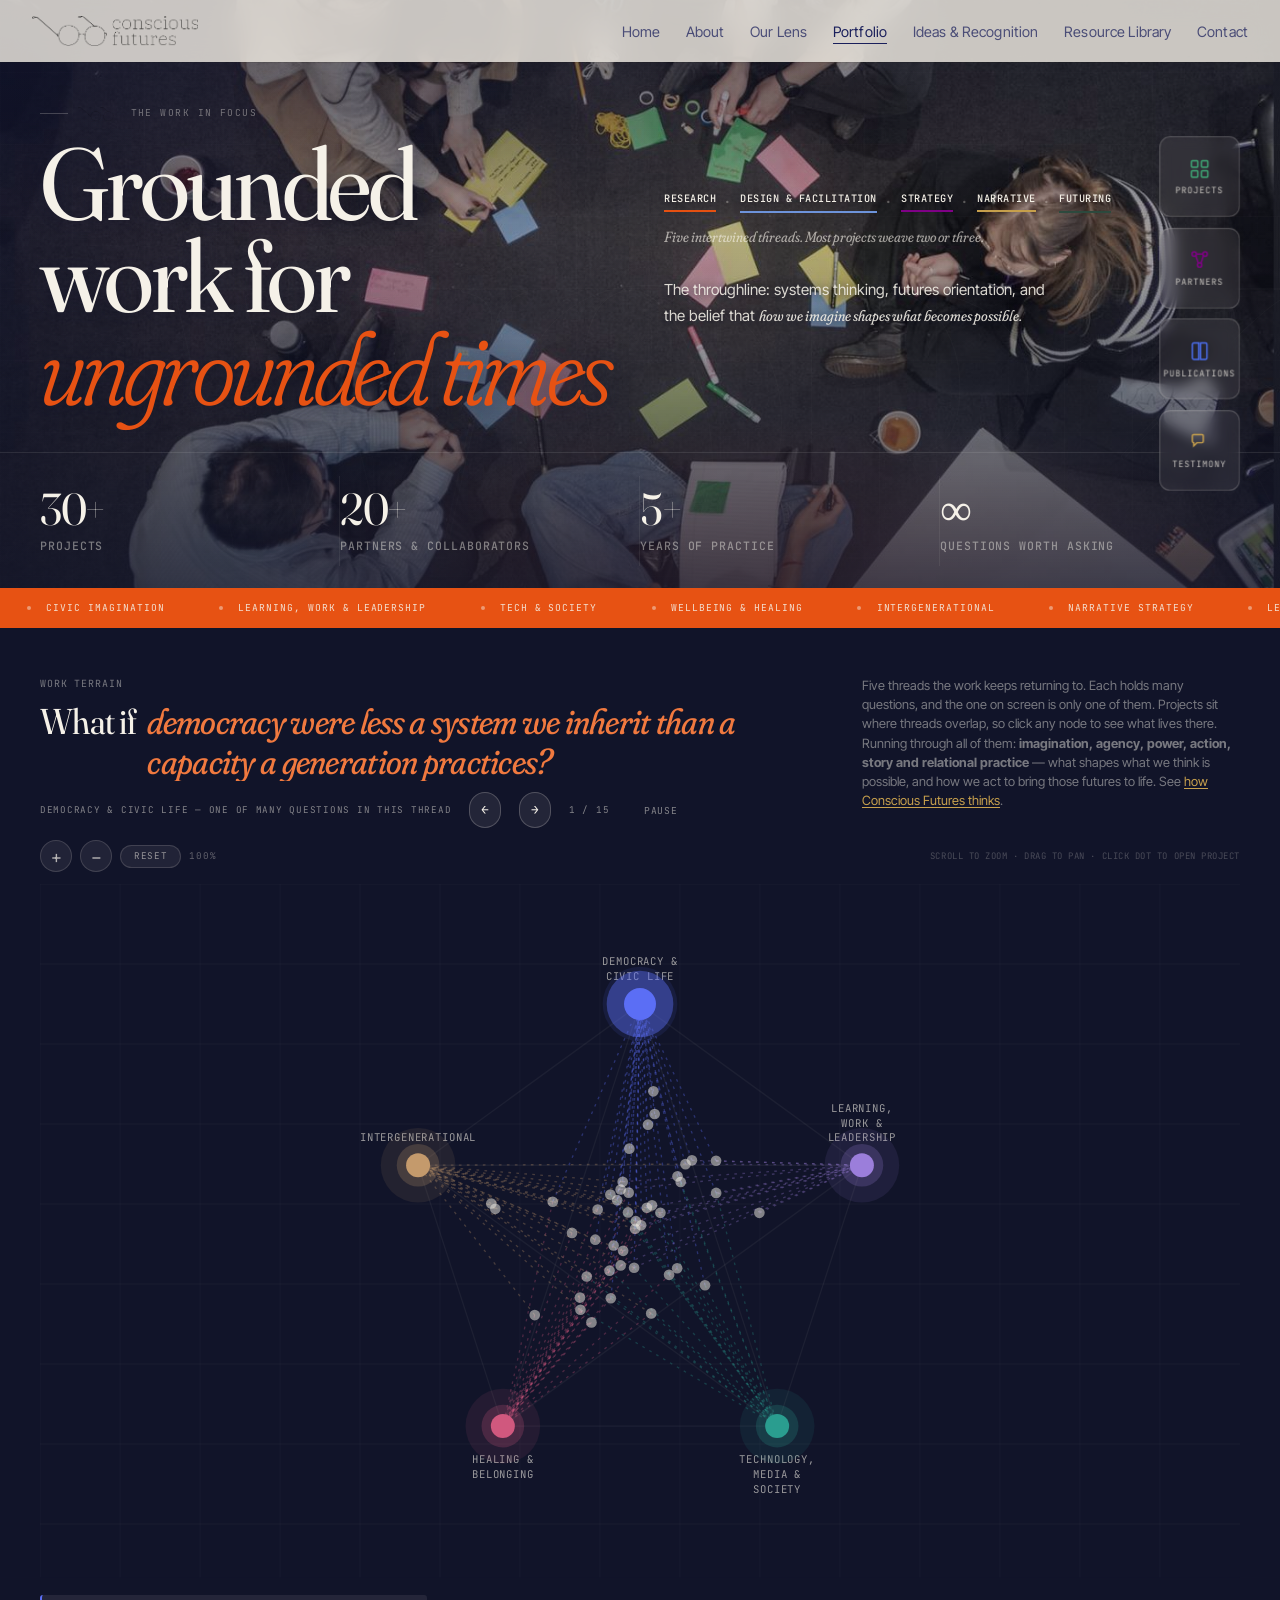
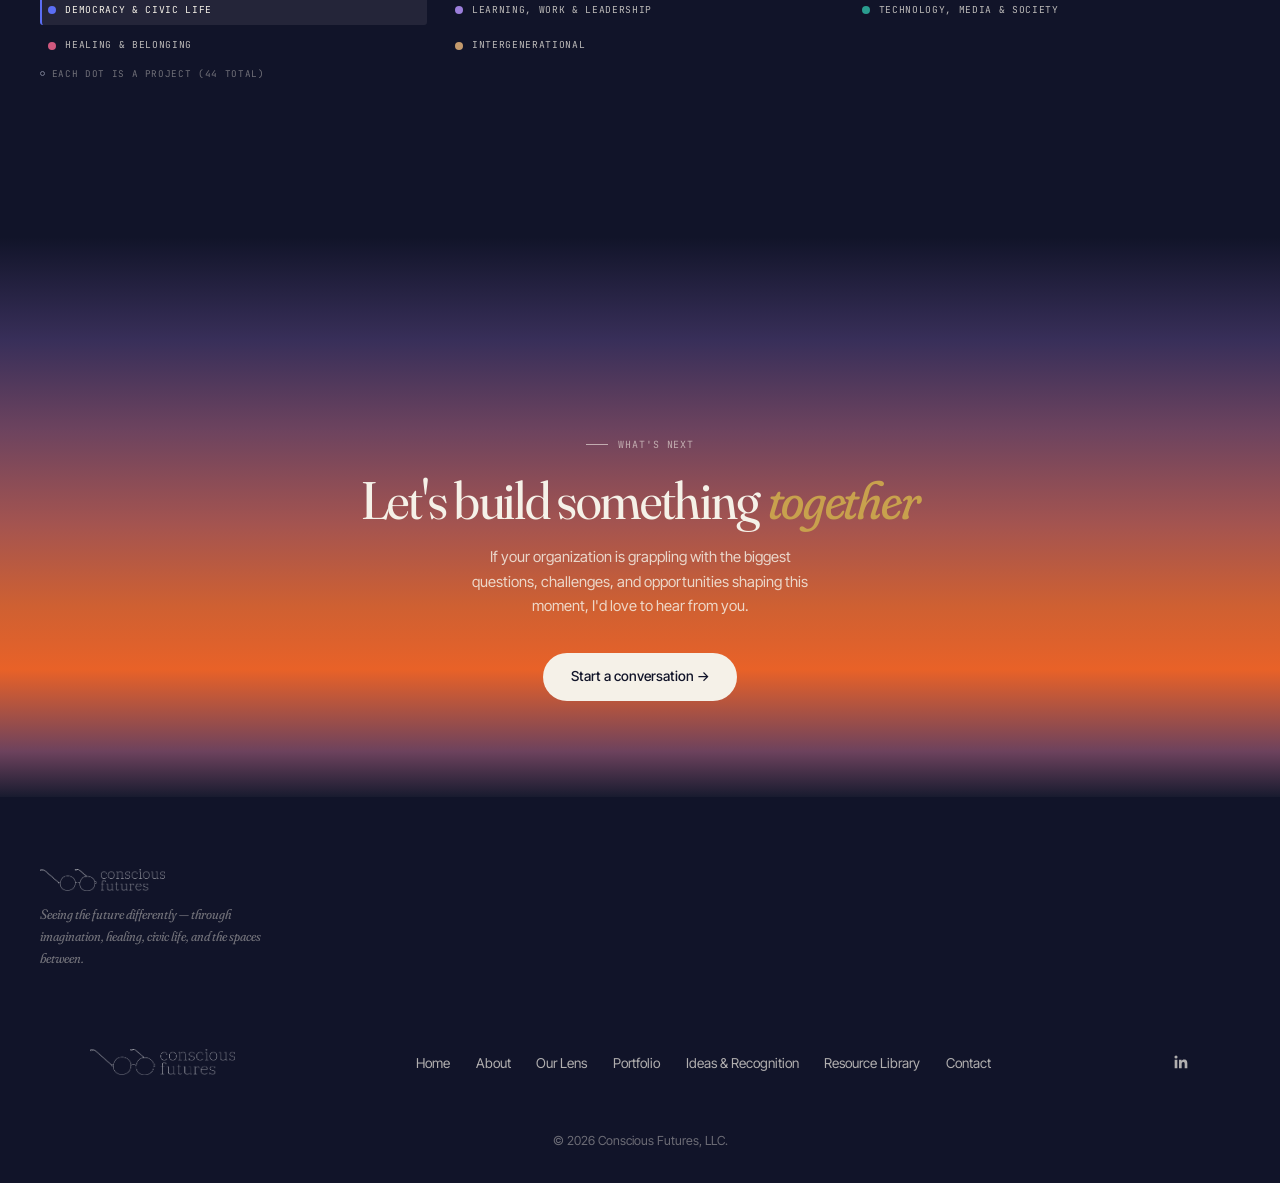
<file: portfolio-official/index.html>
<!DOCTYPE html>
<html lang="en">
<head>
<meta charset="UTF-8">
<meta http-equiv="refresh" content="0; url=../portfolio/">
<link rel="canonical" href="../portfolio/">
<title>Redirecting… — Conscious Futures Studio</title>
<script>window.location.replace("../portfolio/");</script>
</head>
<body>
<p>This page has moved. If you are not redirected automatically, <a href="../portfolio/">click here to go to Portfolio</a>.</p>
</body>
</html>
</file>
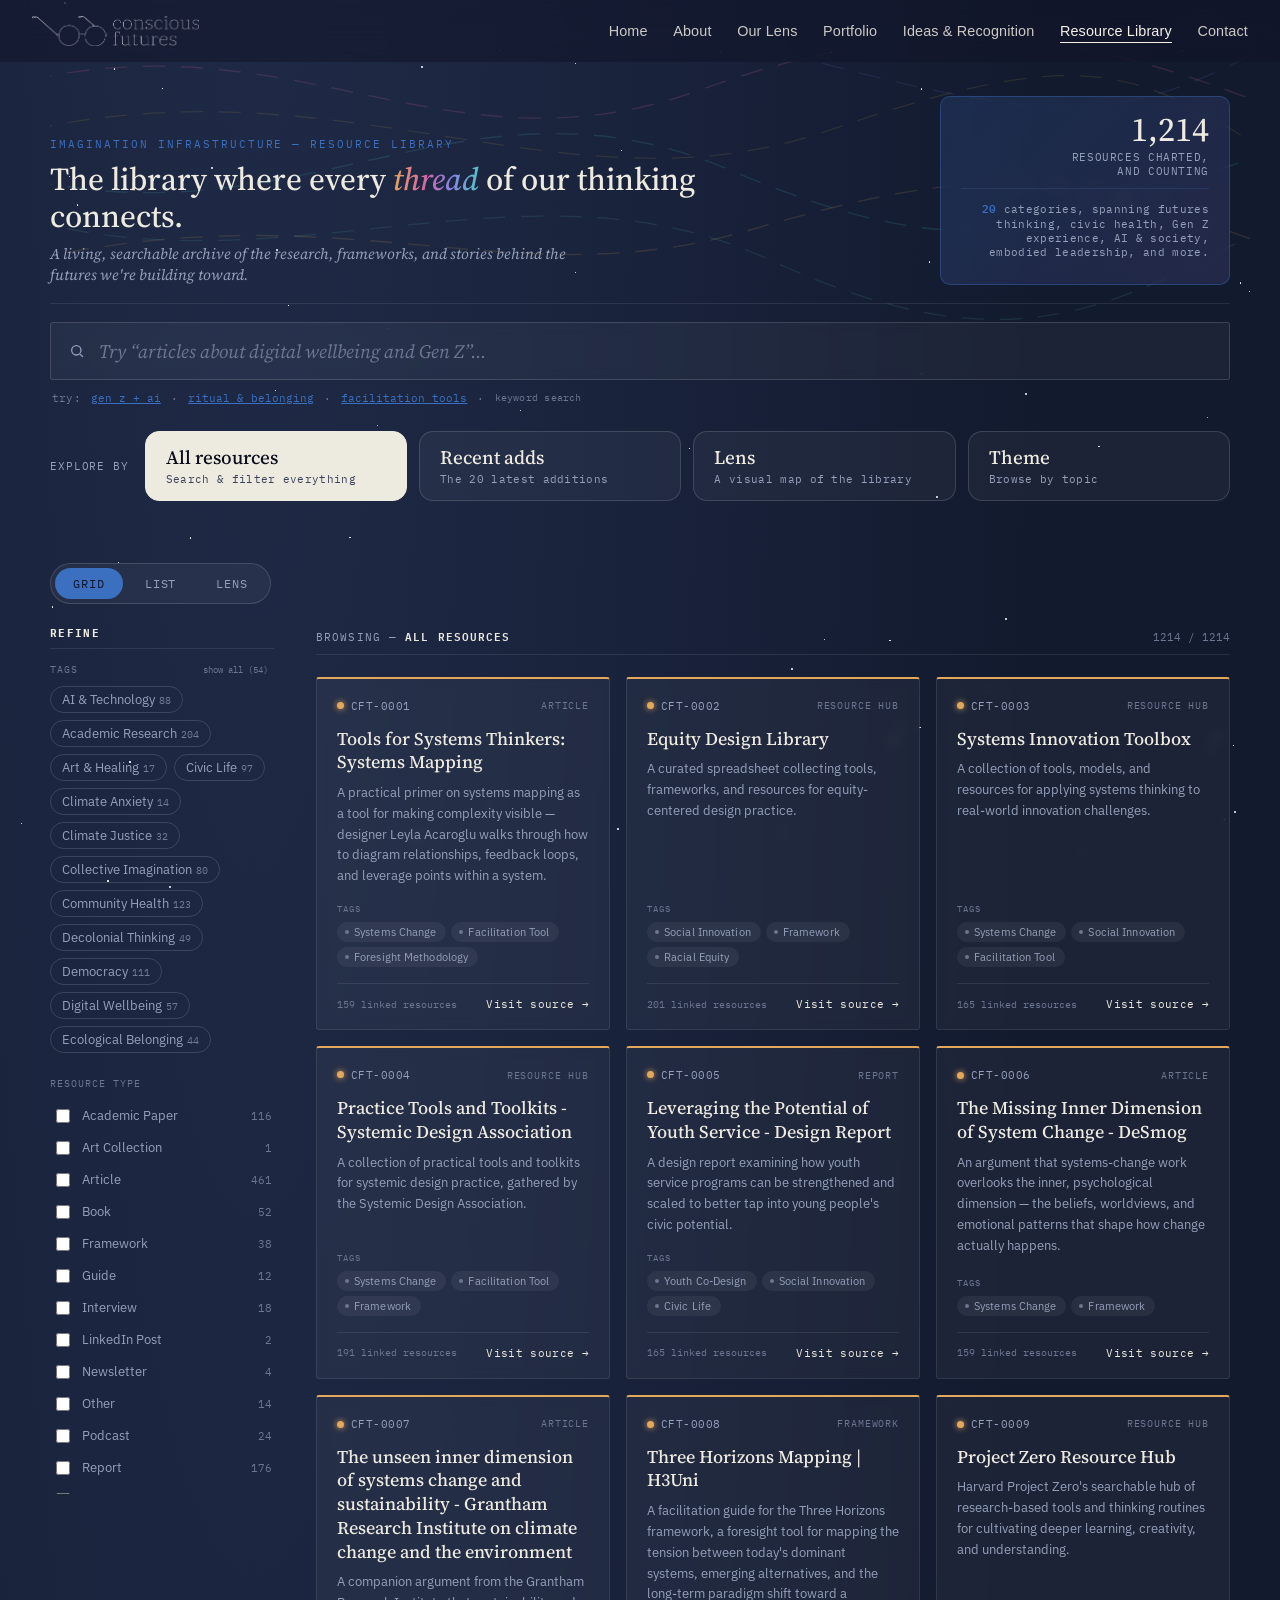
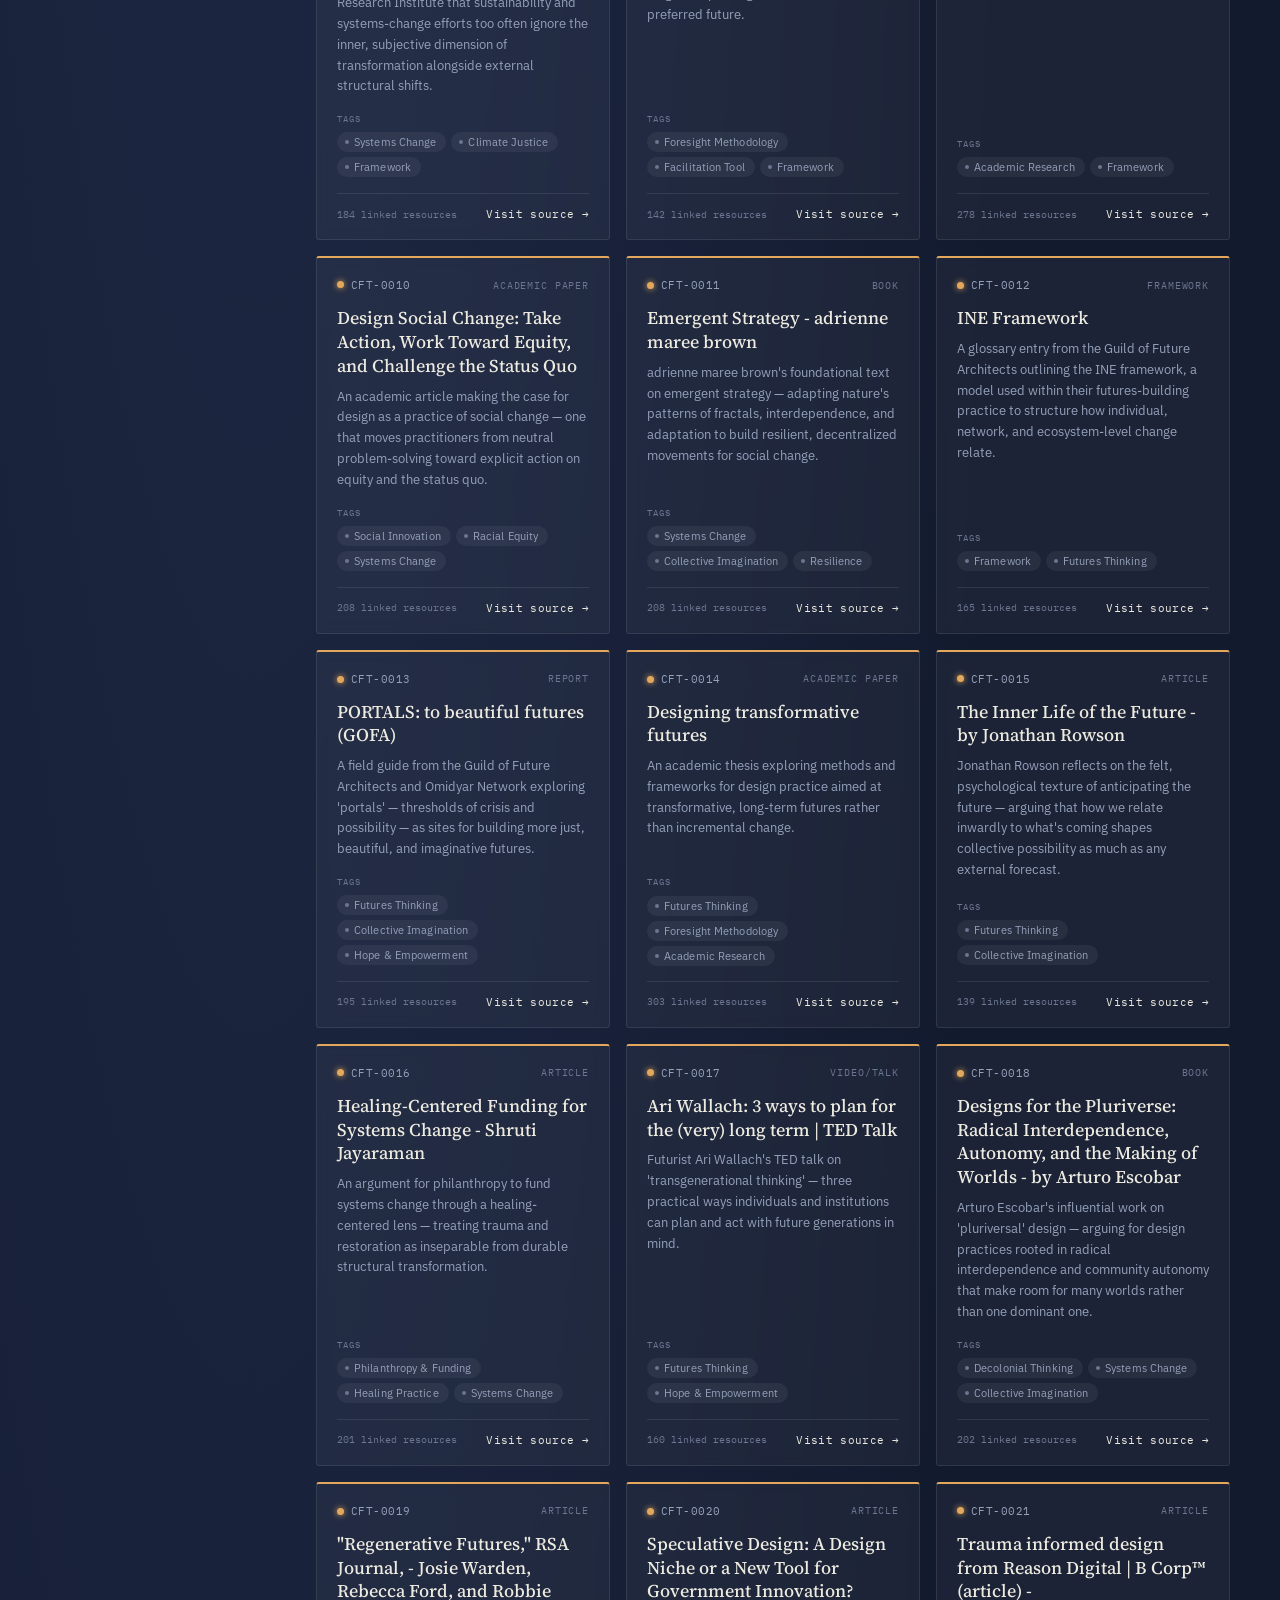
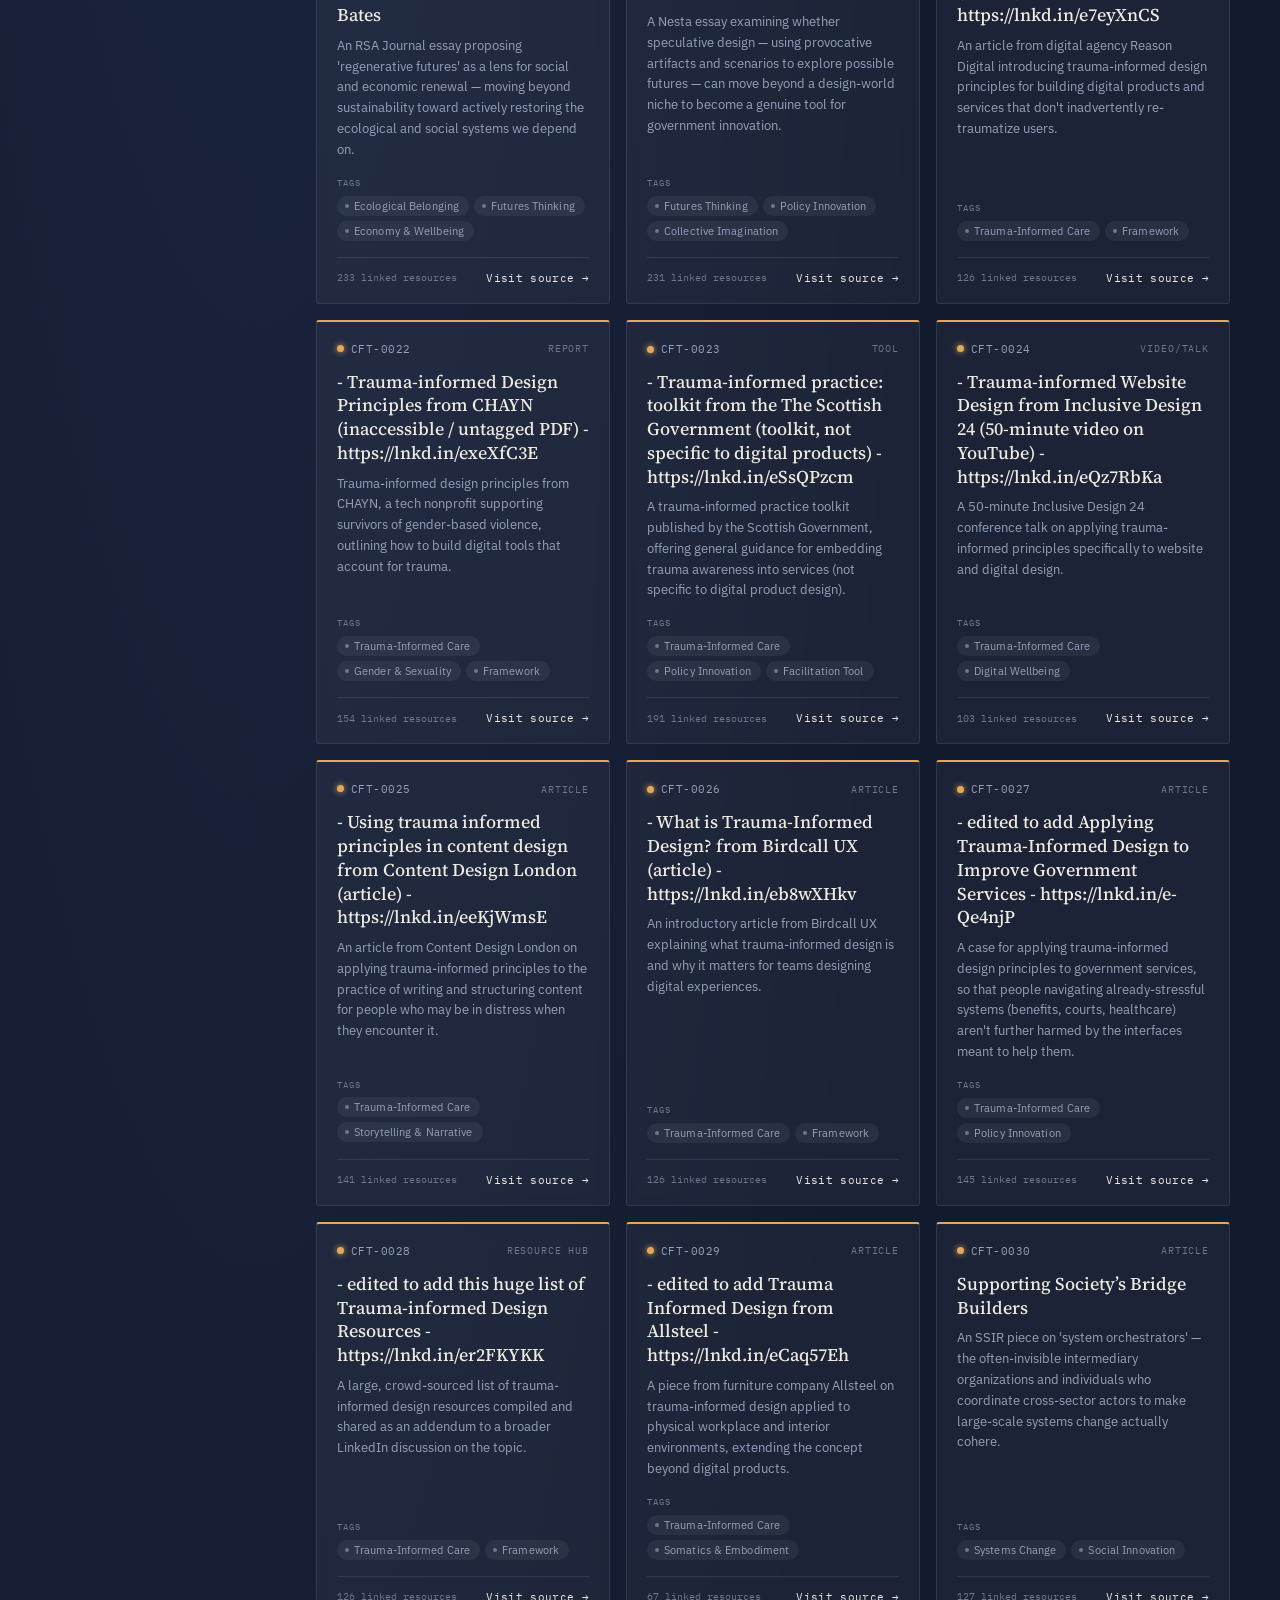
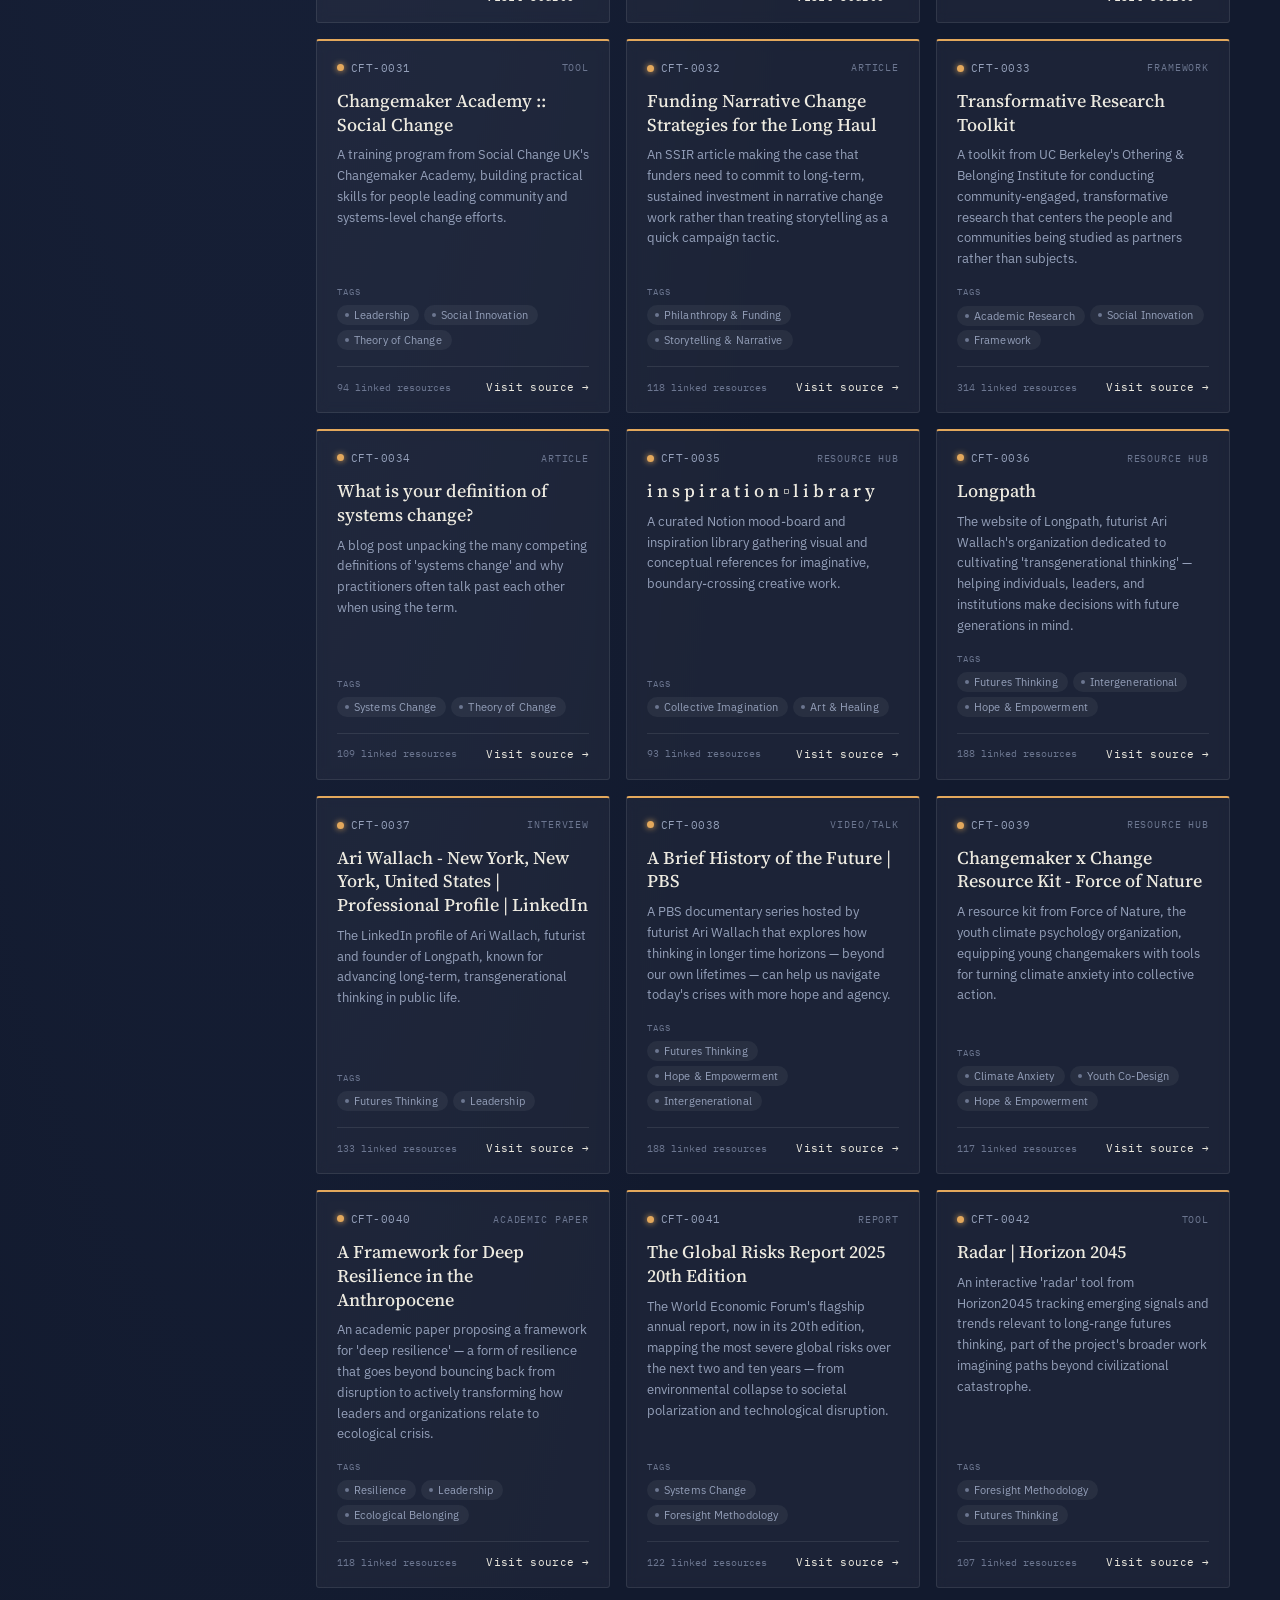
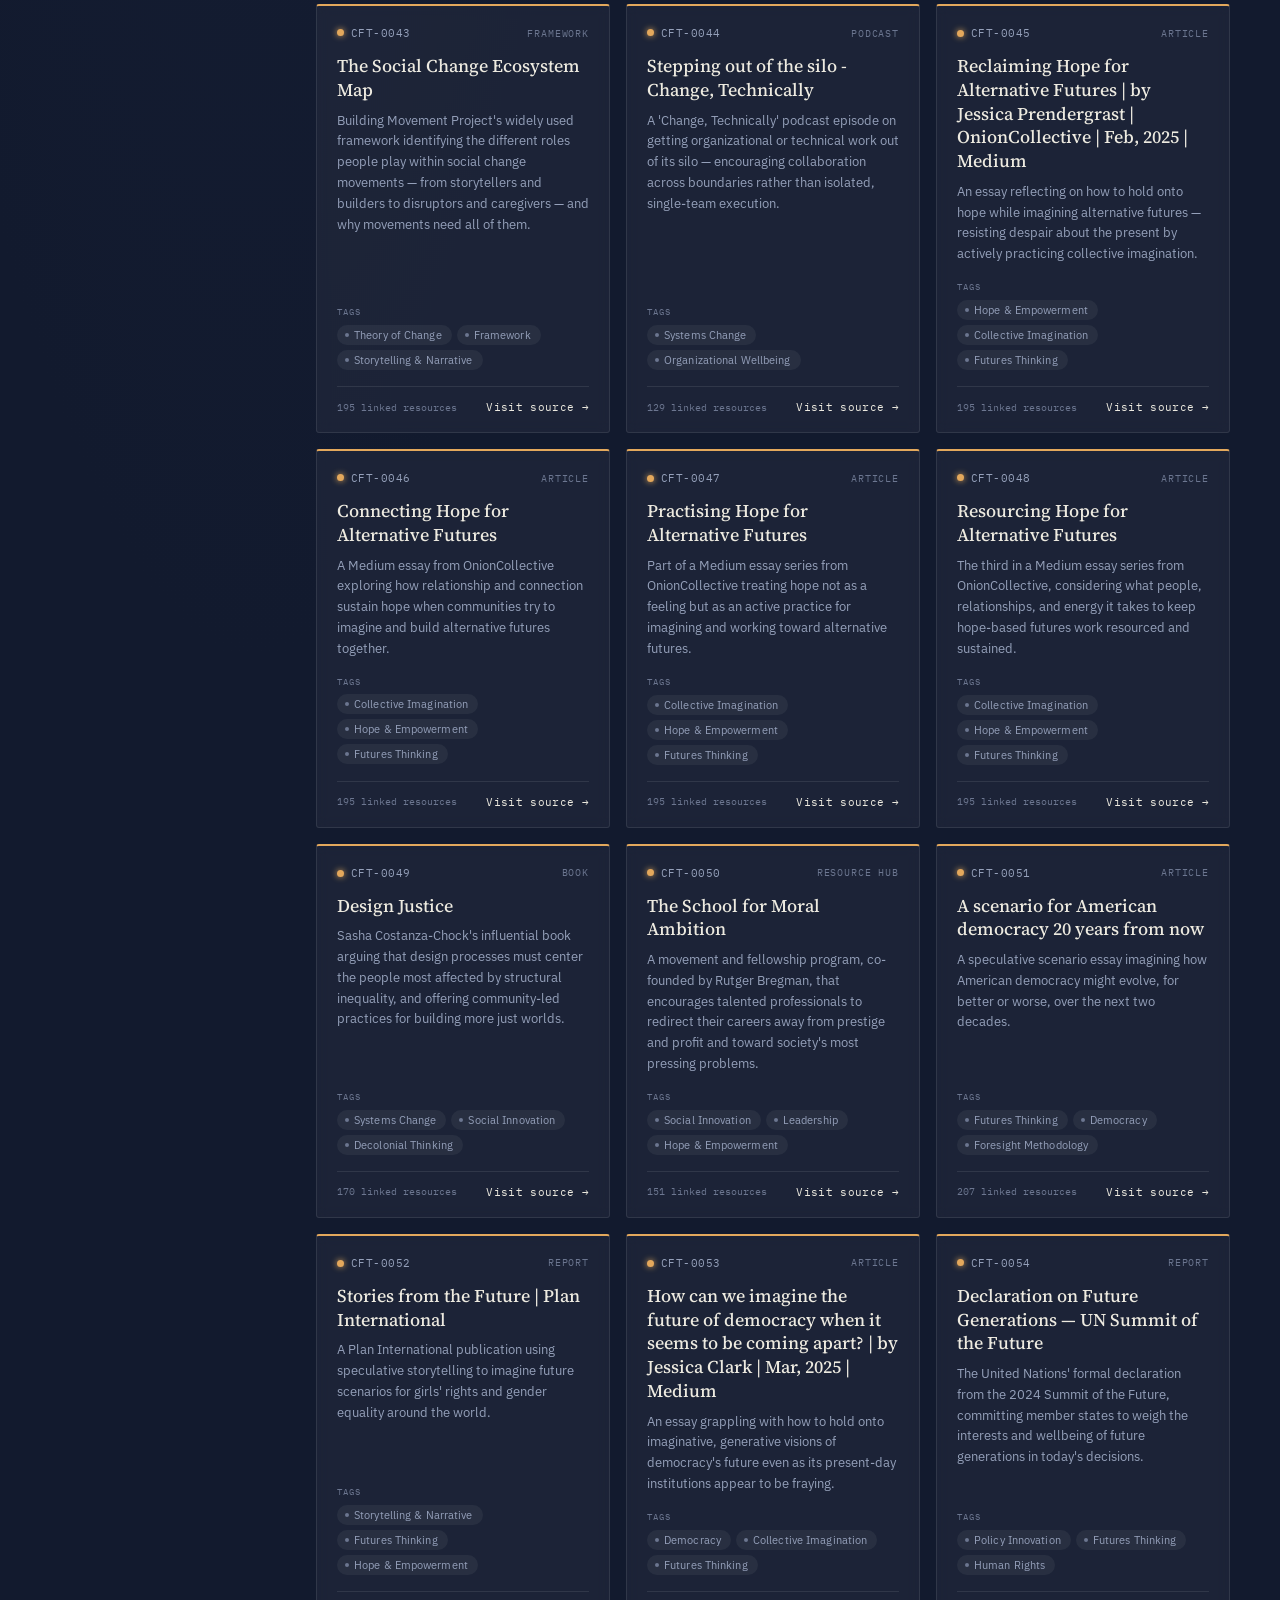
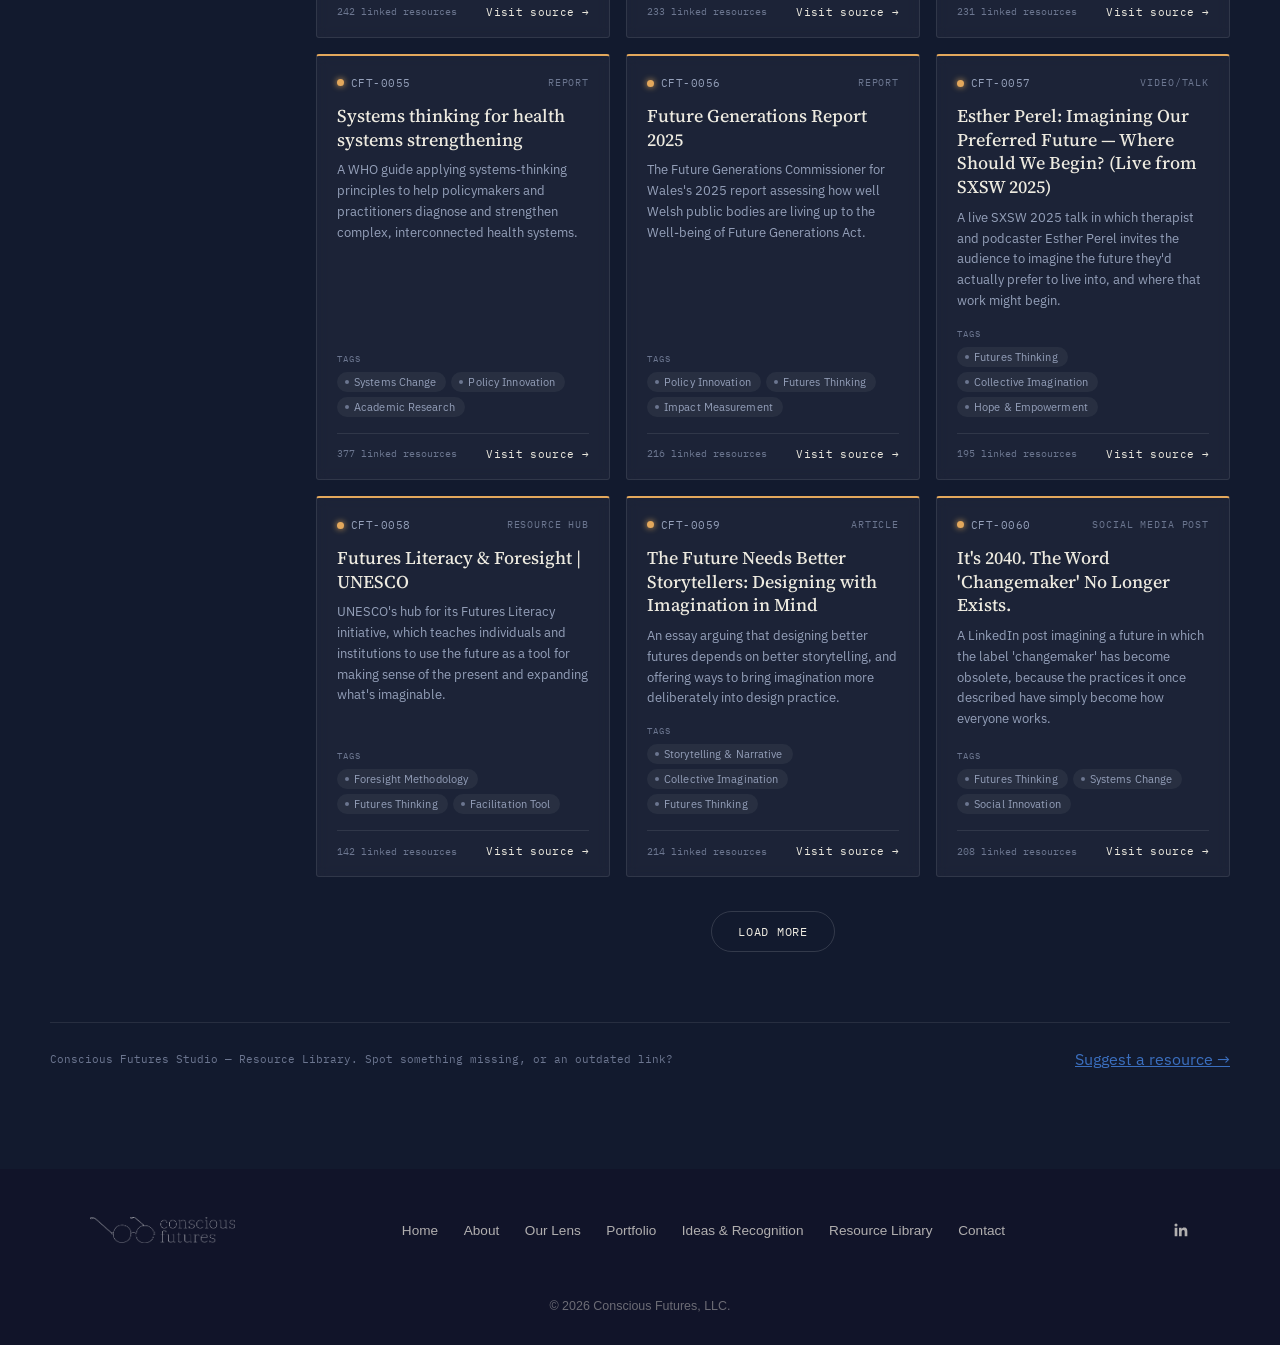
<file: resources/index.html>
<!DOCTYPE html>
<html lang="en">
<head>
<meta charset="UTF-8">
<meta name="viewport" content="width=device-width, initial-scale=1.0">
<title>Conscious Futures — Resource Library</title>
<meta name="description" content="A curated library of resources on futures thinking, civic health, Gen Z experience, AI &amp; society, embodied leadership, and the imagination infrastructure behind lasting change.">
<link rel="preconnect" href="https://fonts.googleapis.com">
<link href="https://fonts.googleapis.com/css2?family=Source+Serif+4:ital,opsz,wght@0,8..60,400;0,8..60,500;0,8..60,600;1,8..60,500&family=IBM+Plex+Sans:wght@400;500;600&family=IBM+Plex+Mono:wght@400;500;600&display=swap" rel="stylesheet">
<link rel="stylesheet" href="css/style.css?v=2">
<link rel="stylesheet" href="../shared/nav.css">
<link rel="stylesheet" href="../shared/footer.css">
<link rel="icon" type="image/png" href="img/favicon.png">
<!-- Cloudflare Web Analytics --><script type='module' src='https://static.cloudflareinsights.com/beacon.min.js' data-cf-beacon='{"token": "ea62372e60d5477eb6dc241cc973068b"}'></script><!-- End Cloudflare Web Analytics -->
</head>
<body>
<div id="starfield"></div>

<div class="app">

  <div class="masthead">
    <svg class="hero-threads" viewBox="0 0 1200 340" preserveAspectRatio="none">
      <path class="thread" d="M-20,80 C 250,20 400,180 650,90 S 1050,40 1230,110" fill="none" stroke="#D9679E" stroke-width="1.4" opacity="0.35"/>
      <path class="thread" d="M-20,180 C 260,240 420,60 680,170 S 1000,220 1230,150" fill="none" stroke="#55C3C9" stroke-width="1.4" opacity="0.3"/>
      <path class="thread" d="M-20,260 C 300,190 460,300 700,230 S 1020,170 1230,250" fill="none" stroke="#E3A85C" stroke-width="1.4" opacity="0.3"/>
      <path class="thread" d="M-20,30 C 280,110 500,-10 760,60 S 1080,120 1230,40" fill="none" stroke="#8D7FE3" stroke-width="1.2" opacity="0.25"/>
      <path class="thread" d="M-20,220 C 240,290 480,150 720,260 S 1060,310 1230,220" fill="none" stroke="#63BFA0" stroke-width="1.3" opacity="0.28"/>
      <path class="thread" d="M-20,130 C 300,60 520,220 780,130 S 1090,70 1230,160" fill="none" stroke="#E8B84B" stroke-width="1.2" opacity="0.25"/>
    </svg>

    <div id="site-nav-placeholder" data-theme="dark-bg" data-current="resources"></div>

    <div class="masthead-main">
      <div class="masthead-copy">
        <p class="kicker">Imagination Infrastructure — Resource Library</p>
        <h1>The library where every <span class="grad-word">thread</span> of our thinking connects.</h1>
        <p class="sub">A living, searchable archive of the research, frameworks, and stories behind the futures we're building toward.</p>
      </div>
      <div class="stat-panel">
        <div class="stat-block">
          <span class="stat-num" id="odo-total">0</span>
          <span class="stat-cap">resources charted,<br>and counting</span>
        </div>
        <p class="stat-sub"><b id="odo-cats">0</b> categories, spanning futures thinking, civic health, Gen Z experience, AI &amp; society, embodied leadership, and more.</p>
      </div>
    </div>
  </div>

  <div class="search-zone">
    <div class="search-shell">
      <svg width="16" height="16" viewBox="0 0 24 24" fill="none" stroke="currentColor" stroke-width="2"><circle cx="11" cy="11" r="7"/><line x1="21" y1="21" x2="16.65" y2="16.65"/></svg>
      <input id="search-input" type="text" placeholder="Try “articles about digital wellbeing and Gen Z”…">
      <button class="search-clear" id="search-clear">clear</button>
    </div>
    <div class="search-hint">
      try: <button data-q="gen z ai">gen z + ai</button> ·
      <button data-q="ritual belonging">ritual &amp; belonging</button> ·
      <button data-q="facilitation">facilitation tools</button> ·
      <span class="search-mode" id="search-mode">keyword search</span>
    </div>
  </div>

  <!-- ============== EXPLORE MODE BAR ============== -->
  <nav class="explore-bar" id="explore-bar" aria-label="Ways to explore the library">
    <span class="explore-bar-label">Explore by</span>
    <button type="button" class="explore-btn" data-mode="all" aria-pressed="false">
      <span class="explore-btn-title">All resources</span>
      <span class="explore-btn-sub">Search &amp; filter everything</span>
    </button>
    <button type="button" class="explore-btn" data-mode="recent" aria-pressed="false">
      <span class="explore-btn-title">Recent adds</span>
      <span class="explore-btn-sub">The 20 latest additions</span>
    </button>
    <button type="button" class="explore-btn" data-mode="lens" aria-pressed="false">
      <span class="explore-btn-title">Lens</span>
      <span class="explore-btn-sub">A visual map of the library</span>
    </button>
    <button type="button" class="explore-btn" data-mode="themes" aria-pressed="false">
      <span class="explore-btn-title">Theme</span>
      <span class="explore-btn-sub">Browse by topic</span>
    </button>
  </nav>

  <!-- ============== LENS / THEMES SCREEN ============== -->
  <div id="categories-screen" style="display:none;">
    <div class="cat-section-row">
      <p class="cat-section-label" id="cat-section-label">Browse by theme</p>
    </div>
    <div id="cat-content"></div>
  </div>

  <!-- Inert placeholders: keep older cached copies of app.js from erroring while the new bar loads -->
  <div hidden aria-hidden="true"><button type="button" id="view-all-btn" tabindex="-1"></button><div id="home-view-toggle"></div></div>

  <!-- ============== BROWSE SCREEN ============== -->
  <div id="browse-screen">
    <div class="back-row">
      <button class="back-link" id="back-to-categories">&larr; All themes</button>
    </div>

    <div class="toolbar">
      <div class="view-toggle" id="view-toggle">
        <button data-view="grid" class="active">Grid</button>
        <button data-view="list">List</button>
        <button data-view="map">Lens</button>
      </div>
    </div>

    <div class="layout">
      <aside class="filter-panel">
        <div class="filter-head"><h3>Refine</h3><button id="clear-filters">reset</button></div>
        <div class="filter-group">
          <div class="filter-group-label">Tags <button id="tag-filters-toggle" style="display:none;"></button></div>
          <div class="pill-list" id="tag-filters"></div>
        </div>
        <div class="filter-group">
          <div class="filter-group-label">Resource type</div>
          <div id="type-filters"></div>
        </div>
      </aside>

      <main>
        <div class="content-label">
          <span class="browsing">Browsing — <b id="browsing-text">All Resources</b></span>
          <span class="drawer-count" id="drawer-count">0 / 0</span>
        </div>
        <div class="content" id="content"><!-- injected --></div>
      </main>
    </div>
  </div>

  <div class="site-footer">
    <p>Conscious Futures Studio — Resource Library. Spot something missing, or an outdated link?</p>
    <a href="../contact/">Suggest a resource &rarr;</a>
  </div>

</div>

<div id="site-footer-placeholder"></div>

<script type="module" src="js/app.js?v=4"></script>
<script src="../shared/nav.js"></script>
<script src="../shared/footer.js"></script>
</body>
</html>
</file>
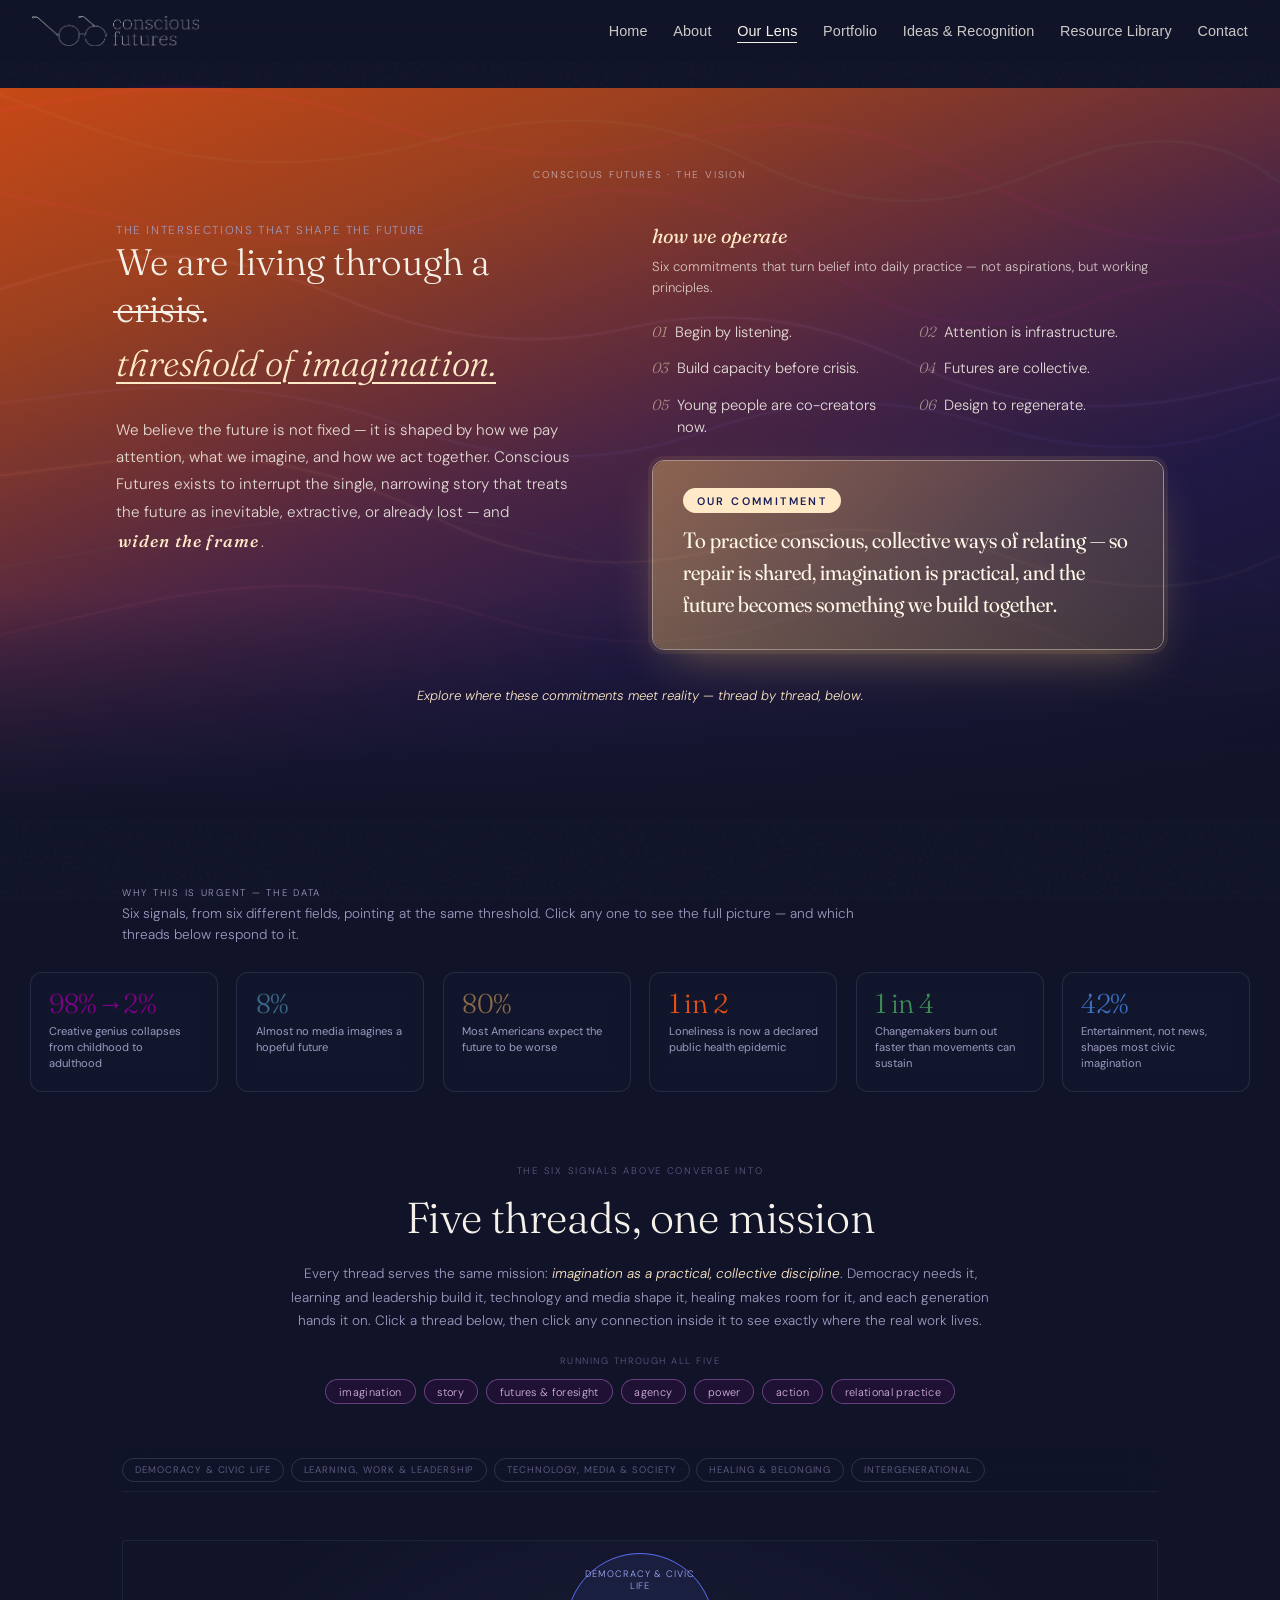
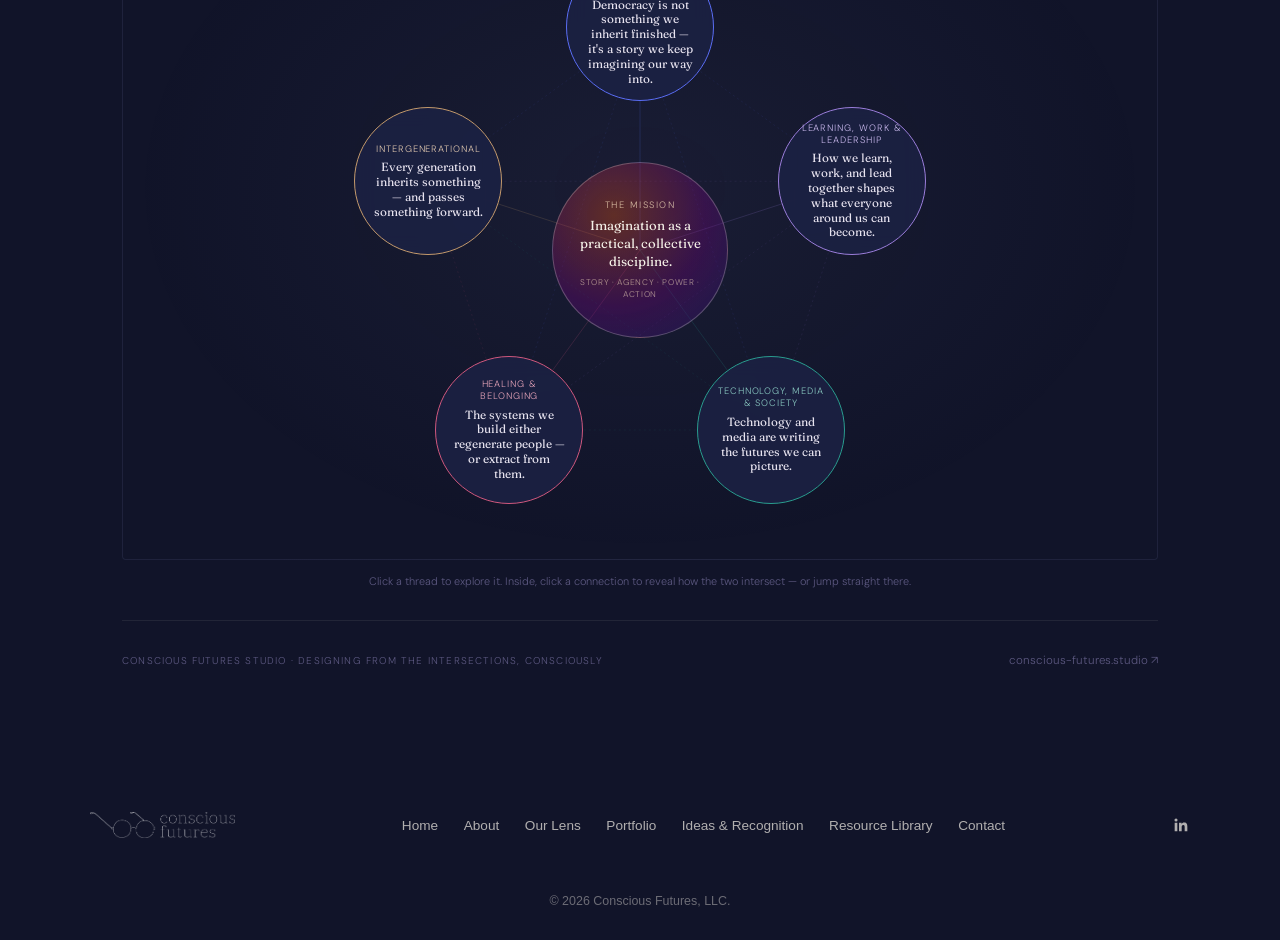
<file: the-vision/index.html>
<!DOCTYPE html>
<html lang="en">
<head>
<meta charset="UTF-8">
<meta http-equiv="refresh" content="0; url=../our-lens/">
<link rel="canonical" href="../our-lens/">
<title>Redirecting… — Conscious Futures Studio</title>
<script>window.location.replace("../our-lens/");</script>
</head>
<body>
<p>This page has moved. If you are not redirected automatically, <a href="../our-lens/">click here to go to Our Lens</a>.</p>
</body>
</html>
</file>
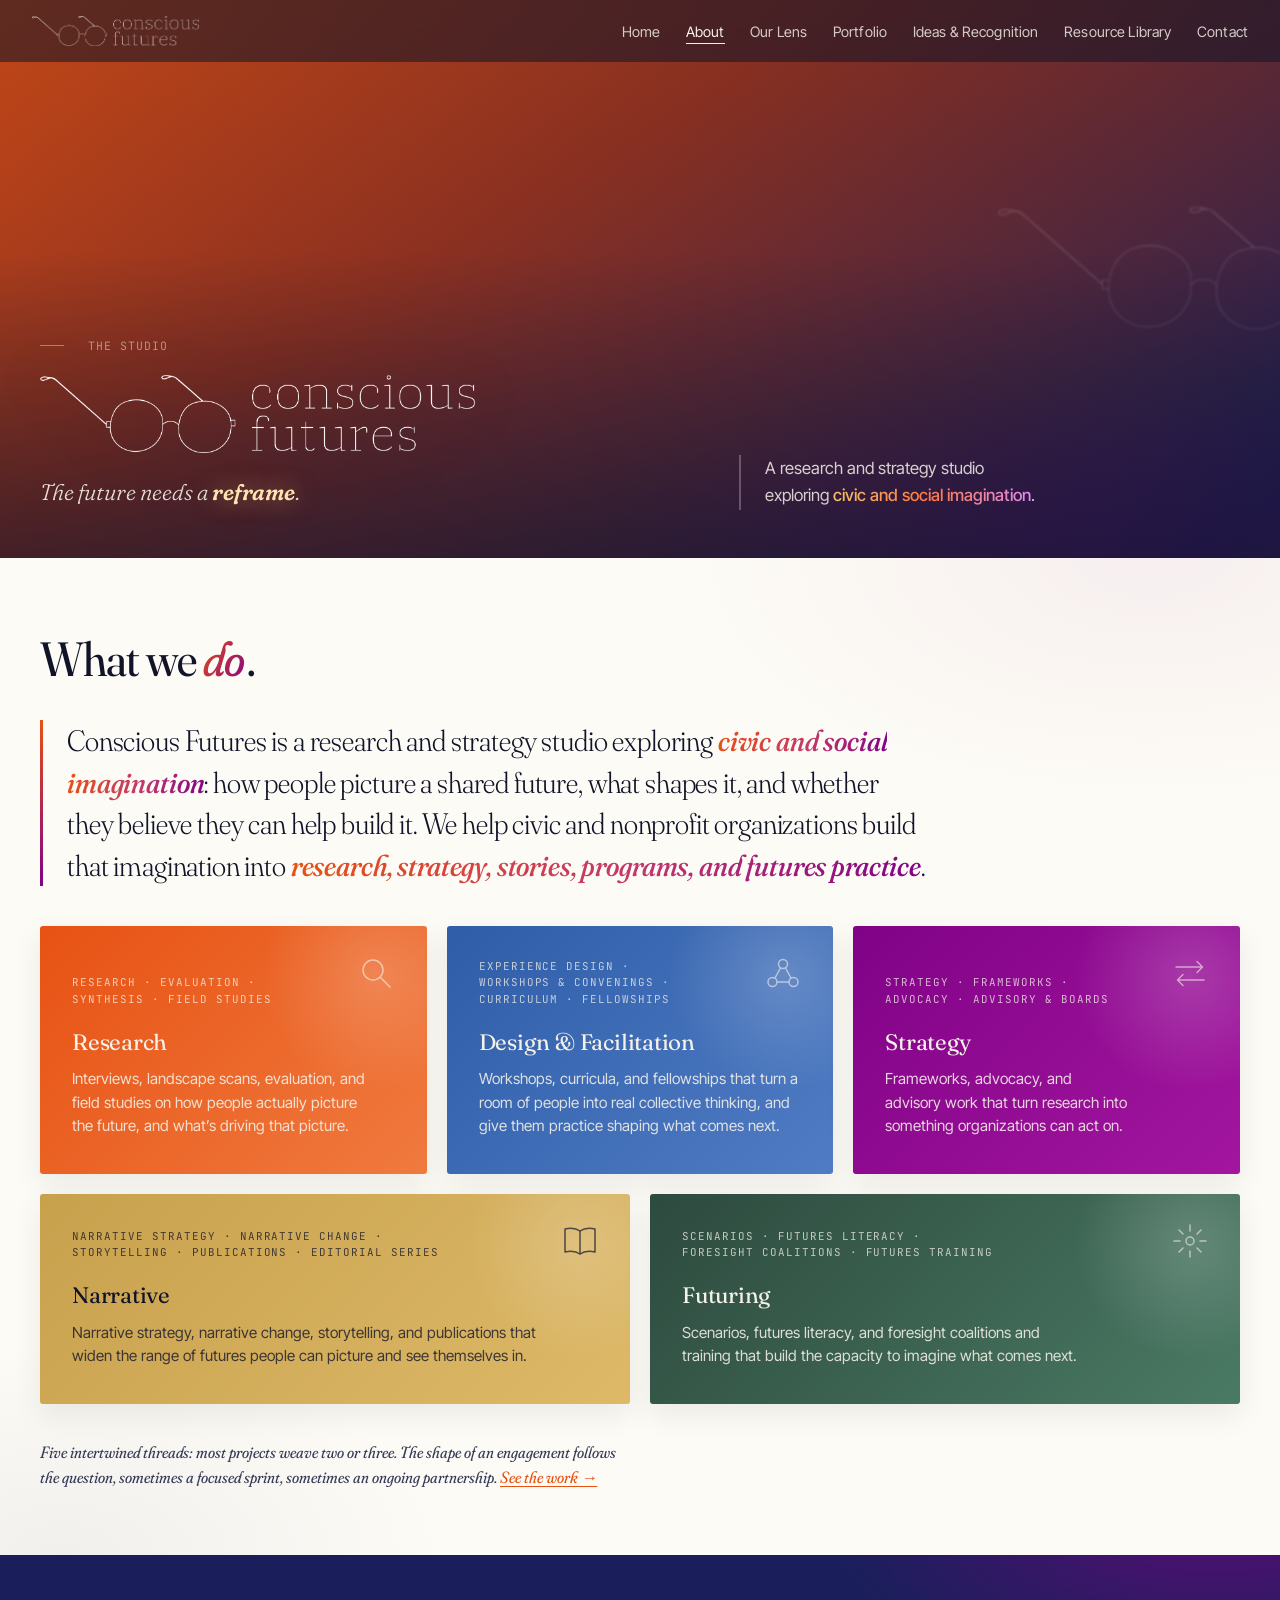
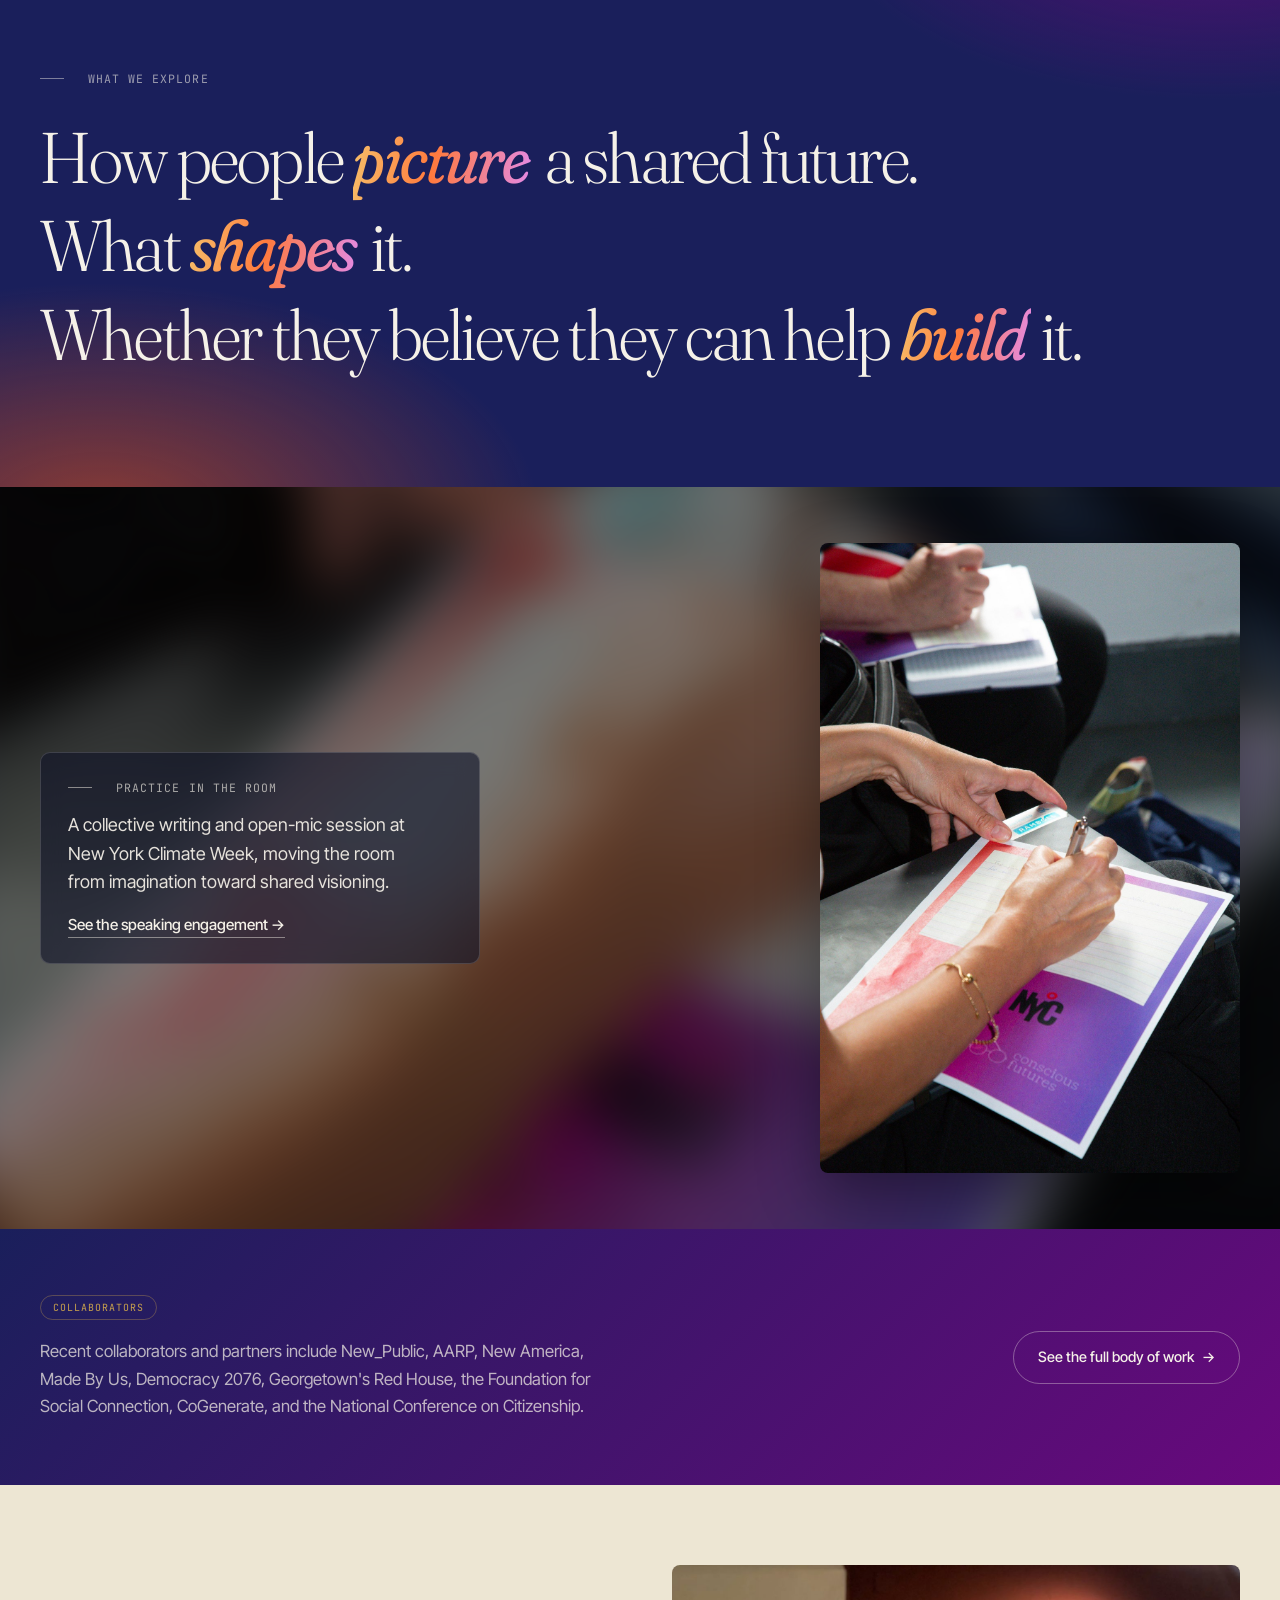
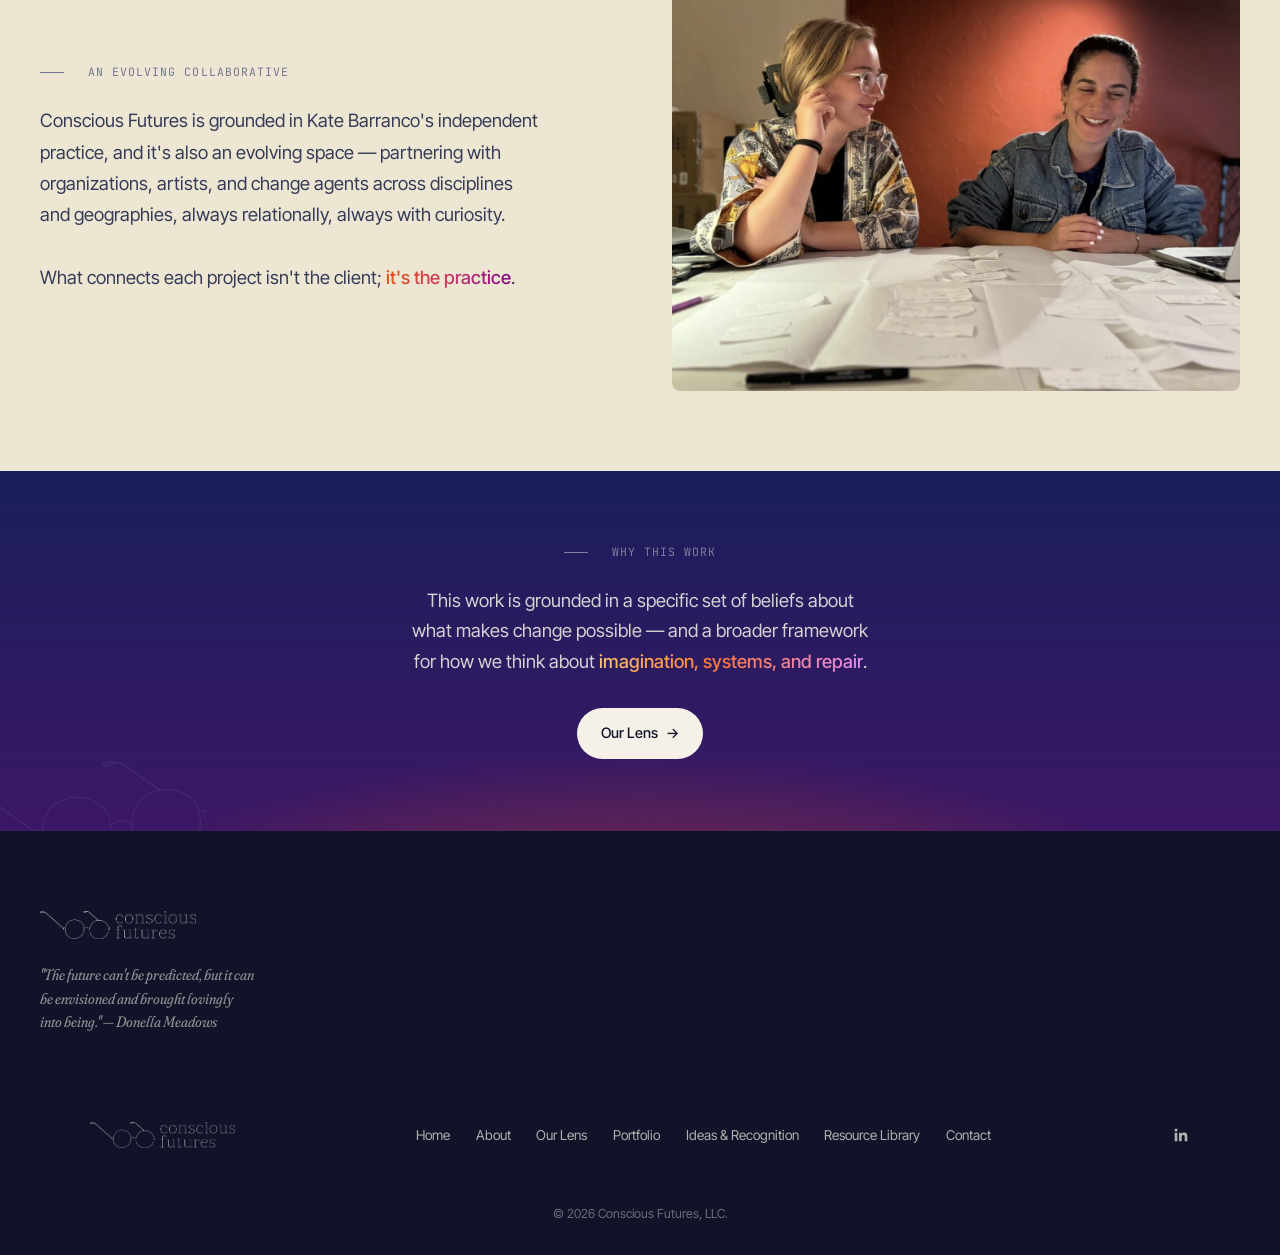
<file: about/about-conscious-futures.html>
<!DOCTYPE html>
<html lang="en">
<head>
  <meta charset="UTF-8">
  <meta name="viewport" content="width=device-width, initial-scale=1.0">
  <title>About Conscious Futures — Conscious Futures Studio</title>
  <meta name="description" content="Conscious Futures is a research and strategy studio exploring civic and social imagination, helping civic and nonprofit organizations build it into research, strategy, stories, programs, and futures practice.">
  <meta property="og:title" content="About Conscious Futures">
  <meta property="og:description" content="The studio: what it does, who it's for, and how to work together.">
  <meta property="og:type" content="website">
  <link rel="preconnect" href="https://fonts.googleapis.com">
  <link rel="preconnect" href="https://fonts.gstatic.com" crossorigin>
  <link href="https://fonts.googleapis.com/css2?family=Fraunces:ital,opsz,wght,SOFT,WONK@0,9..144,300..900,0..100,0..1;1,9..144,300..900,0..100,0..1&family=Inter+Tight:wght@300;400;500;600&family=JetBrains+Mono:wght@400;500&display=swap" rel="stylesheet">
  <link rel="icon" type="image/png" href="assets/images/logos/favicon.png">
  <link rel="stylesheet" href="assets/css/main.css">
  <link rel="stylesheet" href="../shared/nav.css">
  <link rel="stylesheet" href="../shared/footer.css">
  <!-- Cloudflare Web Analytics --><script type='module' src='https://static.cloudflareinsights.com/beacon.min.js' data-cf-beacon='{"token": "ea62372e60d5477eb6dc241cc973068b"}'></script><!-- End Cloudflare Web Analytics -->
  <style>
    :root{ --orange:#E75213; --navy:#1A1F5B; --purple:#800287; --green:#4A7B62; --thread-gold:#C8A14D; }
    @media (prefers-reduced-motion: reduce){
      *, *::before, *::after{ animation-duration:.01ms !important; transition-duration:.01ms !important; }
    }


    /* ---- NAV — About dropdown (this build only routes within the About experience) ---- */
    .nav-dropdown{ position:relative; }
    .nav-dropdown-toggle{ display:flex; align-items:center; gap:.3rem; }
    .nav-caret{ font-size:.65em; transition:transform .25s ease; display:inline-block; }
    .nav-dropdown:hover .nav-caret, .nav-dropdown:focus-within .nav-caret{ transform:rotateX(180deg); }
    .nav-dropdown-menu{
      position:absolute; top:calc(100% + 14px); right:0; transform:translateY(6px);
      background:var(--paper); border:1px solid var(--line); border-radius:var(--radius);
      box-shadow:0 20px 50px rgba(0,0,0,.14);
      min-width:220px; padding:.5rem; list-style:none;
      opacity:0; visibility:hidden; pointer-events:none;
      transition:opacity .22s ease, transform .22s ease;
      z-index:50;
    }
    .nav-dropdown:hover .nav-dropdown-menu,
    .nav-dropdown:focus-within .nav-dropdown-menu{
      opacity:1; visibility:visible; pointer-events:auto; transform:translateY(0);
    }
    .nav-dropdown-menu a{
      display:block; padding:.65rem .85rem; border-radius:calc(var(--radius) - 6px);
      font-size:.88rem; color:var(--ink); text-decoration:none; white-space:nowrap;
    }
    .nav-dropdown-menu a:hover{ background:var(--bg); }
    .nav-dropdown-menu a.active{ color:var(--orange); }
    .nav-mobile-sub{ padding-left:1.5rem !important; font-size:.9em !important; opacity:.75; }

    /* ---- HERO — navy-dominant horizon, echoes the hub's Conscious Futures lens ---- */
    .cf-hero{
      position:relative; overflow:hidden;
      min-height:62vh;
      display:flex; flex-direction:column; justify-content:flex-end;
      color:var(--bg);
      background:linear-gradient(150deg, var(--orange) 0%, #9c3420 28%, var(--navy) 68%, var(--purple) 125%);
      background-size:140% 140%;
      animation:cfSunsetDrift 18s ease-in-out infinite alternate;
    }
    @keyframes cfSunsetDrift{ from{ background-position:0% 0%; } to{ background-position:100% 100%; } }
    .cf-hero::after{
      content:''; position:absolute; inset:0; z-index:0; pointer-events:none;
      background:
        linear-gradient(to bottom, rgba(17,20,41,.18) 0%, rgba(17,20,41,.12) 45%, rgba(17,20,41,.62) 100%),
        radial-gradient(ellipse 60% 50% at 85% 100%, rgba(128,2,135,.35) 0%, transparent 65%);
    }
    /* Glasses watermark, same trick as the Portfolio hero */
    .cf-hero-glasses{
      position:absolute; right:-2%; top:48%; transform:translateY(-50%);
      pointer-events:none; opacity:.16; z-index:0; filter:blur(1px);
    }
    .cf-hero-glasses img{ width:clamp(220px,24vw,340px); }
    .cf-hero-inner{
      position:relative; z-index:1;
      max-width:var(--max-w); margin:0 auto; width:100%;
      padding:calc(var(--nav-h) + 2rem) var(--pad-x) 3rem;
      display:grid; grid-template-columns:1.3fr 1fr; gap:3rem; align-items:end;
    }
    .cf-hero-main{ min-width:0; }
    .cf-hero h1{
      font-family:'Fraunces', serif;
      font-size:clamp(2.8rem, 6vw, 5rem);
      font-weight:400; line-height:.95; letter-spacing:-.03em;
      font-variation-settings:"opsz" 144,"SOFT" 30,"WONK" 1;
      text-shadow:0 2px 20px rgba(17,20,41,.5);
      max-width:14ch;
    }
    .cf-hero-logo{ width:clamp(300px,34vw,460px); height:auto; display:block; filter:drop-shadow(0 2px 24px rgba(17,20,41,.55)); }
    .cf-hero-tagline{
      font-family:'Fraunces', serif; font-style:italic; font-weight:300;
      font-variation-settings:"opsz" 40,"SOFT" 80,"WONK" 1;
      font-size:clamp(1.05rem,1.8vw,1.4rem);
      color:rgba(245,241,232,.9); margin-top:1.4rem;
    }
    .cf-hero-tagline b{ color:#ffe2b0; font-weight:600; font-style:italic; text-shadow:0 0 24px rgba(255,190,120,.55); }
    .cf-hero-desc{
      font-size:1.05rem; line-height:1.65; color:rgba(245,241,232,.85); max-width:38ch;
      border-left:2px solid rgba(245,241,232,.28); padding-left:1.5rem;
    }
    .cf-eyebrow{ color:rgba(245,241,232,.5); margin-bottom:1.25rem; }
    .cf-eyebrow::before{ background:rgba(245,241,232,.4); }
    @media (max-width:900px){
      .cf-hero-inner{ grid-template-columns:1fr; gap:1.25rem; }
      .cf-hero-desc{ border-left:none; padding-left:0; margin-top:.5rem; }
    }

    /* ---- SUNSET ACCENTS ---- */
    .hl{
      background:linear-gradient(100deg, #E75213 0%, #c2386c 55%, #800287 100%);
      -webkit-background-clip:text; background-clip:text; color:transparent; -webkit-text-fill-color:transparent;
      -webkit-box-decoration-break:clone; box-decoration-break:clone;
    }
    .hl, .hl-dk{ font-weight:500; }
    .cf-what-head p .hl{ font-weight:500; font-style:italic; }
    .hl-dk{
      background:linear-gradient(100deg, #f6c26b 0%, #ff7a3d 45%, #e28bf0 100%);
      -webkit-background-clip:text; background-clip:text; color:transparent; -webkit-text-fill-color:transparent;
      -webkit-box-decoration-break:clone; box-decoration-break:clone;
    }

    /* ---- WHAT WE DO ---- */
    .cf-what{
      position:relative; overflow:hidden;
      background:var(--paper); padding:4rem var(--pad-x);
    }
    .cf-what::before{
      content:''; position:absolute; inset:0; z-index:0; pointer-events:none;
      background:
        radial-gradient(ellipse 60% 40% at 90% 0%, rgba(128,2,135,.05) 0%, transparent 60%),
        radial-gradient(ellipse 50% 35% at 5% 100%, rgba(26,31,91,.05) 0%, transparent 60%);
    }
    .cf-what-in{ position:relative; z-index:1; max-width:var(--max-w); margin:0 auto; }
    .cf-what-head{
      display:grid; grid-template-columns:1fr; gap:1.5rem; align-items:start;
      margin-bottom:2.5rem;
    }
    .cf-what-head h2{
      font-family:'Fraunces', serif; font-size:clamp(2rem,4vw,3rem); font-weight:400;
      letter-spacing:-.02em; font-variation-settings:"opsz" 144,"SOFT" 30,"WONK" 1;
    }
    .cf-what-head h2 em{ font-style:italic; font-variation-settings:"opsz" 144,"SOFT" 100,"WONK" 1; background:linear-gradient(120deg,#E75213,#800287); -webkit-background-clip:text; background-clip:text; color:transparent; -webkit-text-fill-color:transparent; padding-right:.06em; }
    .cf-what-head p{
      font-family:'Fraunces', serif; font-size:clamp(1.3rem,2.4vw,1.85rem); line-height:1.4; font-weight:300;
      font-variation-settings:"opsz" 144,"SOFT" 50; letter-spacing:-.005em;
      color:var(--ink); max-width:34em;
      border-left:3px solid transparent; border-image:linear-gradient(to bottom,#E75213,#800287) 1; padding-left:1.5rem;
    }
    @media (max-width:800px){
      .cf-what-head p{ padding-left:1.1rem; }
    }
    .cf-cap-grid{
      display:grid; grid-template-columns:repeat(6,1fr); gap:1.25rem;
    }
    .cf-cap-card{ grid-column:span 2;
      position:relative; overflow:hidden;
      border-radius:var(--radius);
      padding:2rem 2rem 2.25rem;
      min-height:210px;
      display:flex; flex-direction:column; justify-content:flex-end;
      transition:transform .3s cubic-bezier(0.16,1,0.3,1), box-shadow .3s ease;
      box-shadow:0 10px 30px rgba(26,26,24,.08);
    }
    .cf-cap-card::after{
      content:''; position:absolute; top:-70px; right:-70px; width:240px; height:240px; border-radius:50%;
      background:radial-gradient(circle, rgba(255,255,255,.18) 0%, transparent 68%); pointer-events:none;
      transition:transform .6s cubic-bezier(0.16,1,0.3,1);
    }
    .cf-cap-card:hover::after{ transform:scale(1.35); }
    .cf-cap-icon{ position:absolute; top:1.7rem; right:1.9rem; width:40px; height:40px; opacity:.6; z-index:1; }
    .cf-cap-card--narr .cf-cap-icon{ opacity:.7; }
    .cf-cap-card:hover{ transform:translateY(-5px); box-shadow:0 18px 40px rgba(26,26,24,.16); }
    .cf-cap-card:nth-child(n+4){ grid-column:span 3; }
    .cf-cap-card--res{  background:linear-gradient(135deg, #E75213 0%, #f07a3f 100%); color:var(--bg); }
    .cf-cap-card--des{  background:linear-gradient(135deg, #2F5DA8 0%, #4f7cc4 100%); color:var(--bg); }
    .cf-cap-card--strat{ background:linear-gradient(135deg, var(--purple) 0%, #a3169f 100%);  color:var(--bg); }
    .cf-cap-card--narr{ background:linear-gradient(135deg, var(--thread-gold) 0%, #ddb968 100%); color:var(--ink); }
    .cf-cap-card--fut{  background:linear-gradient(135deg, #2D4A3E 0%, #4a7a64 100%);  color:var(--bg); }
    .cf-cap-num{
      font-family:'JetBrains Mono', monospace; font-size:.72rem; letter-spacing:.09em;
      opacity:.75; margin-bottom:1.1rem; line-height:1.5; text-transform:uppercase; font-size:.68rem; padding-right:3.2rem; text-wrap:balance;
    }
    .cf-cap-card h3{
      font-family:'Fraunces', serif; font-size:1.4rem; font-weight:400;
      letter-spacing:-.01em; margin-bottom:.5rem;
    }
    .cf-cap-card p{ font-size:.95rem; line-height:1.55; opacity:.88; }
    /* avoid single-word last lines */
    p, h1, h2, h3, blockquote, li{ text-wrap:pretty; }
    /* balance spreads words evenly so no line ends up with just a couple of words */
    p, h1, h2, h3, blockquote, li, .footer-tagline{ text-wrap:balance; }
    .cf-cap-card--narr p{ opacity:.78; }
    @media (max-width:1000px){ .cf-cap-grid{ grid-template-columns:repeat(2,1fr); } .cf-cap-card, .cf-cap-card:nth-child(n+4){ grid-column:span 1; } .cf-cap-card:last-child{ grid-column:span 2; } }
    @media (max-width:700px){ .cf-cap-grid{ grid-template-columns:1fr; } .cf-cap-card:last-child{ grid-column:span 1; } }
    .cf-what-close a{ color:var(--orange,#E75213); text-decoration:underline; text-underline-offset:3px; white-space:nowrap; }
    .cf-what-close{ margin-top:2.25rem; font-size:1.02rem; color:var(--ink-soft); max-width:60ch; font-style:italic; font-family:'Fraunces', serif; font-variation-settings:"opsz" 144,"SOFT" 70; }

    /* ---- STATEMENT BAND ---- */
    .cf-statement{
      position:relative; overflow:hidden; color:var(--bg); text-align:left;
      padding:clamp(4rem,9vw,7.5rem) var(--pad-x);
      background:
        radial-gradient(ellipse 55% 70% at 8% 105%, rgba(231,82,19,.55) 0%, transparent 62%),
        radial-gradient(ellipse 50% 60% at 95% -10%, rgba(128,2,135,.6) 0%, transparent 62%),
        var(--navy);
    }
    .cf-statement-in{ position:relative; z-index:1; max-width:var(--max-w); margin:0 auto; }
    .cf-statement-label{ color:rgba(245,241,232,.6); margin-bottom:2rem; }
    .cf-statement-label::before{ background:rgba(245,241,232,.45); }
    .cf-statement-line{
      font-family:'Fraunces', serif; font-weight:300; font-size:clamp(2rem,5.6vw,4.6rem);
      line-height:1.04; letter-spacing:-.025em; margin:0;
      font-variation-settings:"opsz" 144,"SOFT" 40,"WONK" 1;
    }
    .cf-statement-line + .cf-statement-line{ margin-top:.2em; }
    .cf-statement-line em{ padding-right:.08em; font-style:italic; font-weight:400; font-variation-settings:"opsz" 144,"SOFT" 100,"WONK" 1; }

    /* ---- EVOLVING COLLABORATIVE ---- */
    .cf-room{ position:relative; overflow:hidden; background:var(--navy); min-height:min(82vh,760px); display:flex; align-items:center; justify-content:space-between; gap:3rem; padding:3.5rem var(--pad-x); }
    .cf-room-bg{ position:absolute; inset:-60px; background:url('assets/images/climate-week-worksheet.jpg') center 70%/cover no-repeat; filter:blur(28px) brightness(.5) saturate(1.15); }
    .cf-room-card, .cf-room-photo{ position:relative; z-index:1; }
    .cf-room-card{
      max-width:440px; background:rgba(17,20,41,.62); -webkit-backdrop-filter:blur(10px); backdrop-filter:blur(10px);
      color:var(--bg); border:1px solid rgba(245,241,232,.16); border-radius:10px; padding:1.6rem 1.7rem;
      transition:opacity .7s ease, transform .7s ease;
    }
    .cf-room-card .section-label{ color:rgba(245,241,232,.65); margin-bottom:.9rem; }
    .cf-room-card .section-label::before{ background:rgba(245,241,232,.5); }
    .cf-room-card p{ font-size:1.12rem; line-height:1.6; color:rgba(245,241,232,.92); }
    .cf-room-link{ display:inline-block; margin-top:1rem; font-size:.95rem; font-weight:500; color:var(--bg); text-decoration:none; border-bottom:1px solid rgba(245,241,232,.45); }
    .cf-room-link:hover{ border-bottom-color:var(--bg); }
    .cf-room-photo{ display:block; height:min(70vh,640px); aspect-ratio:2/3; border-radius:8px; overflow:hidden; box-shadow:0 20px 60px rgba(0,0,0,.4); }
    .cf-room-photo img{ width:100%; height:100%; object-fit:cover; display:block; transition:transform .8s ease; }
    .cf-room-photo:hover img{ transform:scale(1.03); }
    .cf-room-photo:focus-visible{ outline:3px solid var(--bg); outline-offset:4px; }
    /* Card reveals as the section scrolls into view (or on hover/focus); stays visible without JS */
    .cf-room.cf-room--armed .cf-room-card{ opacity:0; transform:translateY(18px); }
    .cf-room.cf-room--armed.is-shown .cf-room-card,
    .cf-room.cf-room--armed:hover .cf-room-card,
    .cf-room.cf-room--armed:focus-within .cf-room-card{ opacity:1; transform:none; }
    @media (prefers-reduced-motion:reduce){ .cf-room-card, .cf-room-photo img{ transition:none; } .cf-room.cf-room--armed .cf-room-card{ opacity:1; transform:none; } }
    @media (max-width:760px){ .cf-room{ flex-direction:column-reverse; justify-content:center; padding:2.5rem 1.25rem; gap:1.5rem; } .cf-room-photo{ height:auto; width:min(100%,320px); } .cf-room-card{ max-width:none; width:100%; } }
    .cf-collab{ background:var(--bg-warm); padding:5rem var(--pad-x); }
    .cf-collab-in{ max-width:var(--max-w); margin:0 auto; display:grid; grid-template-columns:1fr 1fr; gap:4rem; align-items:center; }
    .cf-collab .section-label{ margin:0 0 1.5rem; }
    .cf-collab p{ font-size:1.15rem; line-height:1.7; color:var(--ink-soft); max-width:46ch; }
    .cf-collab-photo{ display:block; width:100%; border-radius:8px; aspect-ratio:4/3; object-fit:cover; object-position:center 35%; }
    @media (max-width:760px){ .cf-collab-in{ grid-template-columns:1fr; gap:2rem; } }

    /* ---- WHY + ROUTING ---- */
    .cf-why{ position:relative; overflow:hidden; background:radial-gradient(ellipse 70% 80% at 50% 130%, rgba(231,82,19,.45) 0%, transparent 65%), linear-gradient(to bottom, var(--navy) 0%, #3b1766 100%); color:var(--bg); padding:4.5rem var(--pad-x); text-align:center; }
    .cf-why-glasses{
      position:absolute; left:-4%; bottom:-10%;
      pointer-events:none; opacity:.07; z-index:0; transform:rotate(-6deg);
    }
    .cf-why-glasses img{ width:clamp(200px,20vw,300px); }
    .cf-why-in{ position:relative; z-index:1; max-width:640px; margin:0 auto; }
    .cf-why .section-label{ justify-content:center; color:rgba(245,241,232,.45); margin:0 auto 1.5rem; }
    .cf-why .section-label::before{ background:rgba(245,241,232,.45); }
    .cf-why p{ font-size:1.15rem; line-height:1.65; color:rgba(245,241,232,.85); margin-bottom:2rem; }

    /* ---- PROOF ---- */
    .cf-proof{ background:linear-gradient(135deg, var(--navy) 0%, var(--purple) 130%); color:var(--bg); padding:4rem var(--pad-x); }
    .cf-proof-in{ max-width:var(--max-w); margin:0 auto; display:grid; grid-template-columns:1.3fr auto; gap:3rem; align-items:center; }
    .cf-proof-badge{
      font-family:'JetBrains Mono', monospace; font-size:.62rem; letter-spacing:.1em; text-transform:uppercase;
      color:var(--gold); border:1px solid rgba(200,161,77,.35); display:inline-flex;
      padding:.25rem .75rem; border-radius:99px; margin-bottom:1.1rem;
    }
    .cf-proof-in p{ font-size:1.05rem; line-height:1.65; color:rgba(245,241,232,.72); max-width:64ch; }
    @media (max-width:900px){ .cf-proof-in{ grid-template-columns:1fr; } }
  </style>
</head>
<body>

<!-- ============================================================
     NAV
     ============================================================ -->
<div id="site-nav-placeholder" data-theme="dark-bg" data-current="about"></div>

<!-- ============================================================
     HERO
     ============================================================ -->
<section class="cf-hero" aria-label="Introduction">
  <div class="cf-hero-glasses" aria-hidden="true">
    <img src="assets/images/logos/logo-white-glasses.png" alt="">
  </div>
  <div class="cf-hero-inner">
    <div class="cf-hero-main">
      <div class="section-label cf-eyebrow" data-reveal>
        <span></span>
        The studio
      </div>
      <h1 data-reveal data-reveal-delay="1"><img class="cf-hero-logo" src="assets/images/logos/logo-white-full.png" alt="Conscious Futures"></h1>
      <p class="cf-hero-tagline" data-reveal data-reveal-delay="2">The future needs a <b>reframe</b>.</p>
    </div>
    <p class="cf-hero-desc" data-reveal data-reveal-delay="3">A research and strategy studio exploring <span class="hl-dk">civic and social&nbsp;imagination</span>.</p>
  </div>
</section>

<!-- ============================================================
     WHAT WE DO
     ============================================================ -->
<section class="cf-what">
  <div class="cf-what-in">
    <div class="cf-what-head" data-reveal>
      <h2>What we <em>do</em>.</h2>
      <p>Conscious Futures is a research and strategy studio exploring <span class="hl">civic and social imagination</span>: how people picture a shared future, what shapes it, and whether they believe they can help build it. We help civic and nonprofit organizations build that imagination into <span class="hl">research, strategy, stories, programs,&nbsp;and&nbsp;futures&nbsp;practice</span>.</p>
    </div>

    <div class="cf-cap-grid">
      <div class="cf-cap-card cf-cap-card--res" data-reveal data-reveal-delay="1">
        <svg class="cf-cap-icon" viewBox="0 0 40 40" fill="none" stroke="currentColor" stroke-width="1.5" stroke-linecap="round" stroke-linejoin="round" aria-hidden="true"><circle cx="17" cy="17" r="10"/><path d="M24.5 24.5 34 34"/></svg>
        <div class="cf-cap-num">Research · Evaluation · Synthesis · Field studies</div>
        <h3>Research</h3>
        <p>Interviews, landscape scans, evaluation, and field studies on how people actually picture the future, and what’s driving that&nbsp;picture.</p>
      </div>
      <div class="cf-cap-card cf-cap-card--des" data-reveal data-reveal-delay="2">
        <svg class="cf-cap-icon" viewBox="0 0 40 40" fill="none" stroke="currentColor" stroke-width="1.5" stroke-linecap="round" stroke-linejoin="round" aria-hidden="true"><circle cx="20" cy="11" r="4.5"/><circle cx="9.5" cy="29" r="4.5"/><circle cx="30.5" cy="29" r="4.5"/><path d="M17.5 15 12 25M22.5 15 28 25M14 29h12"/></svg>
        <div class="cf-cap-num">Experience design · Workshops &amp; convenings · Curriculum · Fellowships</div>
        <h3>Design &amp; Facilitation</h3>
        <p>Workshops, curricula, and fellowships that turn a room of people into real collective thinking, and give them practice shaping what comes&nbsp;next.</p>
      </div>
      <div class="cf-cap-card cf-cap-card--strat" data-reveal data-reveal-delay="3">
        <svg class="cf-cap-icon" viewBox="0 0 40 40" fill="none" stroke="currentColor" stroke-width="1.5" stroke-linecap="round" stroke-linejoin="round" aria-hidden="true"><path d="M6 14h26M27 8.5 32.5 14 27 19.5"/><path d="M34 27H8M13 21.5 7.5 27 13 32.5"/></svg>
        <div class="cf-cap-num">Strategy · Frameworks · Advocacy · Advisory &amp; boards</div>
        <h3>Strategy</h3>
        <p>Frameworks, advocacy, and advisory work that turn research into something organizations can act&nbsp;on.</p>
      </div>
      <div class="cf-cap-card cf-cap-card--narr" data-reveal data-reveal-delay="4">
        <svg class="cf-cap-icon" viewBox="0 0 40 40" fill="none" stroke="currentColor" stroke-width="1.5" stroke-linecap="round" stroke-linejoin="round" aria-hidden="true"><path d="M20 10c-4.2-3-10-3.2-15-2v23c5-1.2 10.8-1 15 2 4.2-3 10-3.2 15-2V8c-5-1.2-10.8-1-15 2z"/><path d="M20 10v23"/></svg>
        <div class="cf-cap-num">Narrative strategy · Narrative change · Storytelling · Publications · Editorial series</div>
        <h3>Narrative</h3>
        <p>Narrative strategy, narrative change, storytelling, and publications that widen the range of futures people can picture and see themselves&nbsp;in.</p>
      </div>
      <div class="cf-cap-card cf-cap-card--fut" data-reveal data-reveal-delay="5">
        <svg class="cf-cap-icon" viewBox="0 0 40 40" fill="none" stroke="currentColor" stroke-width="1.5" stroke-linecap="round" stroke-linejoin="round" aria-hidden="true"><circle cx="20" cy="20" r="4"/><path d="M20 4v6M20 30v6M4 20h6M30 20h6M9 9l4 4M27 27l4 4M31 9l-4 4M13 27l-4 4"/></svg>
        <div class="cf-cap-num">Scenarios · Futures literacy · Foresight coalitions · Futures training</div>
        <h3>Futuring</h3>
        <p>Scenarios, futures literacy, and foresight coalitions and training that build the capacity to imagine what comes&nbsp;next.</p>
      </div>
    </div>

    <p class="cf-what-close" data-reveal data-reveal-delay="6">Five intertwined threads: most projects weave two or three. The shape of an engagement follows the question, sometimes a focused sprint, sometimes an ongoing&nbsp;partnership. <a href="../portfolio/">See the work&nbsp;&rarr;</a></p>
  </div>
</section>

<!-- ============================================================
     STATEMENT BAND
     ============================================================ -->
<section class="cf-statement" aria-label="What we explore">
  <div class="cf-statement-in">
    <div class="section-label cf-statement-label" data-reveal>
      <span></span>
      What we explore
    </div>
    <p class="cf-statement-line" data-reveal data-reveal-delay="1">How people <em class="hl-dk">picture</em> a shared&nbsp;future.</p>
    <p class="cf-statement-line" data-reveal data-reveal-delay="2">What <em class="hl-dk">shapes</em>&nbsp;it.</p>
    <p class="cf-statement-line" data-reveal data-reveal-delay="3">Whether they believe they can help <em class="hl-dk">build</em>&nbsp;it.</p>
  </div>
</section>

<!-- ============================================================
     PRACTICE IN THE ROOM
     ============================================================ -->
<section class="cf-room" id="cfRoom">
  <div class="cf-room-bg" aria-hidden="true"></div>
  <div class="cf-room-card">
    <div class="section-label"><span></span>Practice in the room</div>
    <p>A collective writing and open-mic session at New York Climate Week, moving the room from imagination toward shared&nbsp;visioning.</p>
    <a class="cf-room-link" href="../ideas/#climate-week">See the speaking engagement <span aria-hidden="true">→</span></a>
  </div>
  <a class="cf-room-photo" href="../ideas/#climate-week" aria-label="See the New York Climate Week speaking engagement on Ideas &amp; Recognition">
    <img src="assets/images/climate-week-worksheet.jpg" alt="A participant writing on a Conscious Futures worksheet during the collective writing session at New York Climate Week 2026" loading="lazy">
  </a>
</section>
<script>
(function () {
  var room = document.getElementById('cfRoom');
  if (!room || !('IntersectionObserver' in window)) return;
  room.classList.add('cf-room--armed');
  new IntersectionObserver(function (entries, obs) {
    if (entries[0].isIntersecting) { room.classList.add('is-shown'); obs.disconnect(); }
  }, { threshold: 0.4 }).observe(room);
})();
</script>

<!-- ============================================================
     PROOF
     ============================================================ -->
<section class="cf-proof">
  <div class="cf-proof-in">
    <div data-reveal>
      <div class="cf-proof-badge">Collaborators</div>
      <p>Recent collaborators and partners include New_Public, AARP, New America, Made By Us, Democracy 2076, Georgetown's Red House, the Foundation for Social Connection, CoGenerate, and the National Conference on&nbsp;Citizenship.</p>
    </div>
    <div data-reveal data-reveal-delay="1">
      <a href="../portfolio/" class="btn btn-outline" style="border-color:rgba(245,241,232,.35); color:var(--bg);">See the full body of work <span class="arrow">→</span></a>
    </div>
  </div>
</section>

<!-- ============================================================
     AN EVOLVING COLLABORATIVE
     ============================================================ -->
<section class="cf-collab">
  <div class="cf-collab-in">
    <div>
      <div class="section-label" data-reveal>
        <span></span>
        An evolving collaborative
      </div>
      <p data-reveal data-reveal-delay="1">Conscious Futures is grounded in Kate Barranco's independent practice, and it's also an evolving space — partnering with organizations, artists, and change agents across disciplines and geographies, always relationally, always with&nbsp;curiosity.<br><br>What connects each project isn't the client; <span class="hl">it's&nbsp;the&nbsp;practice</span>.</p>
    </div>
    <img class="cf-collab-photo" src="assets/images/co-design-session.jpg" alt="Kate Barranco and a collaborator co-designing with paper and sticky notes" loading="lazy" data-reveal data-reveal-delay="2">
  </div>
</section>

<!-- ============================================================
     WHY + ROUTING
     ============================================================ -->
<section class="cf-why">
  <div class="cf-why-glasses" aria-hidden="true">
    <img src="assets/images/logos/logo-white-glasses.png" alt="">
  </div>
  <div class="cf-why-in">
    <div class="section-label" data-reveal>
      <span></span>
      Why this work
    </div>
    <p data-reveal data-reveal-delay="1">This work is grounded in a specific set of beliefs about what makes change possible — and a broader framework for how we think about <span class="hl-dk">imagination, systems, and&nbsp;repair</span>.</p>
    <a href="../our-lens/" class="btn btn-light" data-reveal data-reveal-delay="2">Our Lens <span class="arrow">→</span></a>
  </div>
</section>

<!-- ============================================================
     FOOTER
     ============================================================ -->
<footer class="footer">
  <div class="footer-logo">
    <img src="assets/images/logos/logo-white-full.png" alt="Conscious Futures Studio">
    <p class="footer-tagline">"The future can't be predicted, but it can be envisioned and brought lovingly into being." — Donella&nbsp;Meadows</p>
  </div>
</footer>

<div id="site-footer-placeholder"></div>

<script src="assets/js/main.js"></script>
<script src="../shared/nav.js"></script>
<script src="../shared/footer.js"></script>
</body>
</html>
</file>
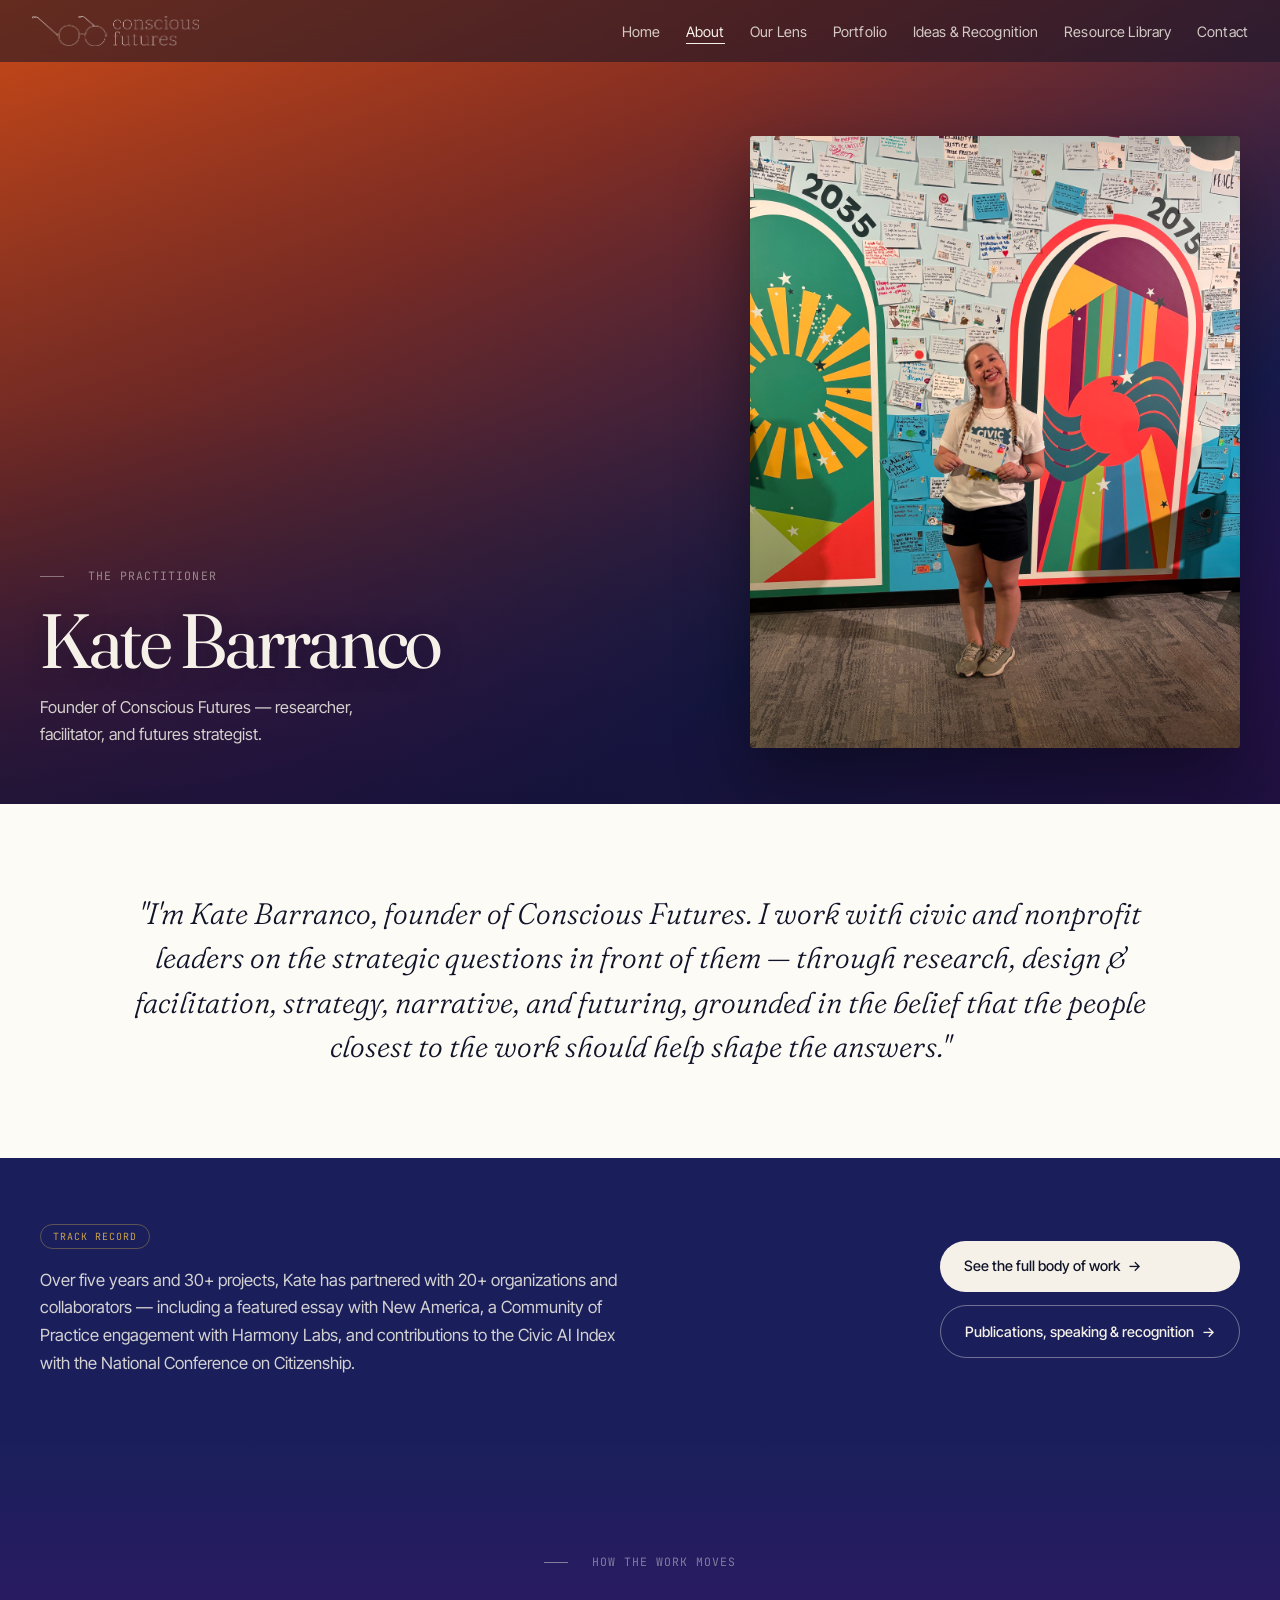
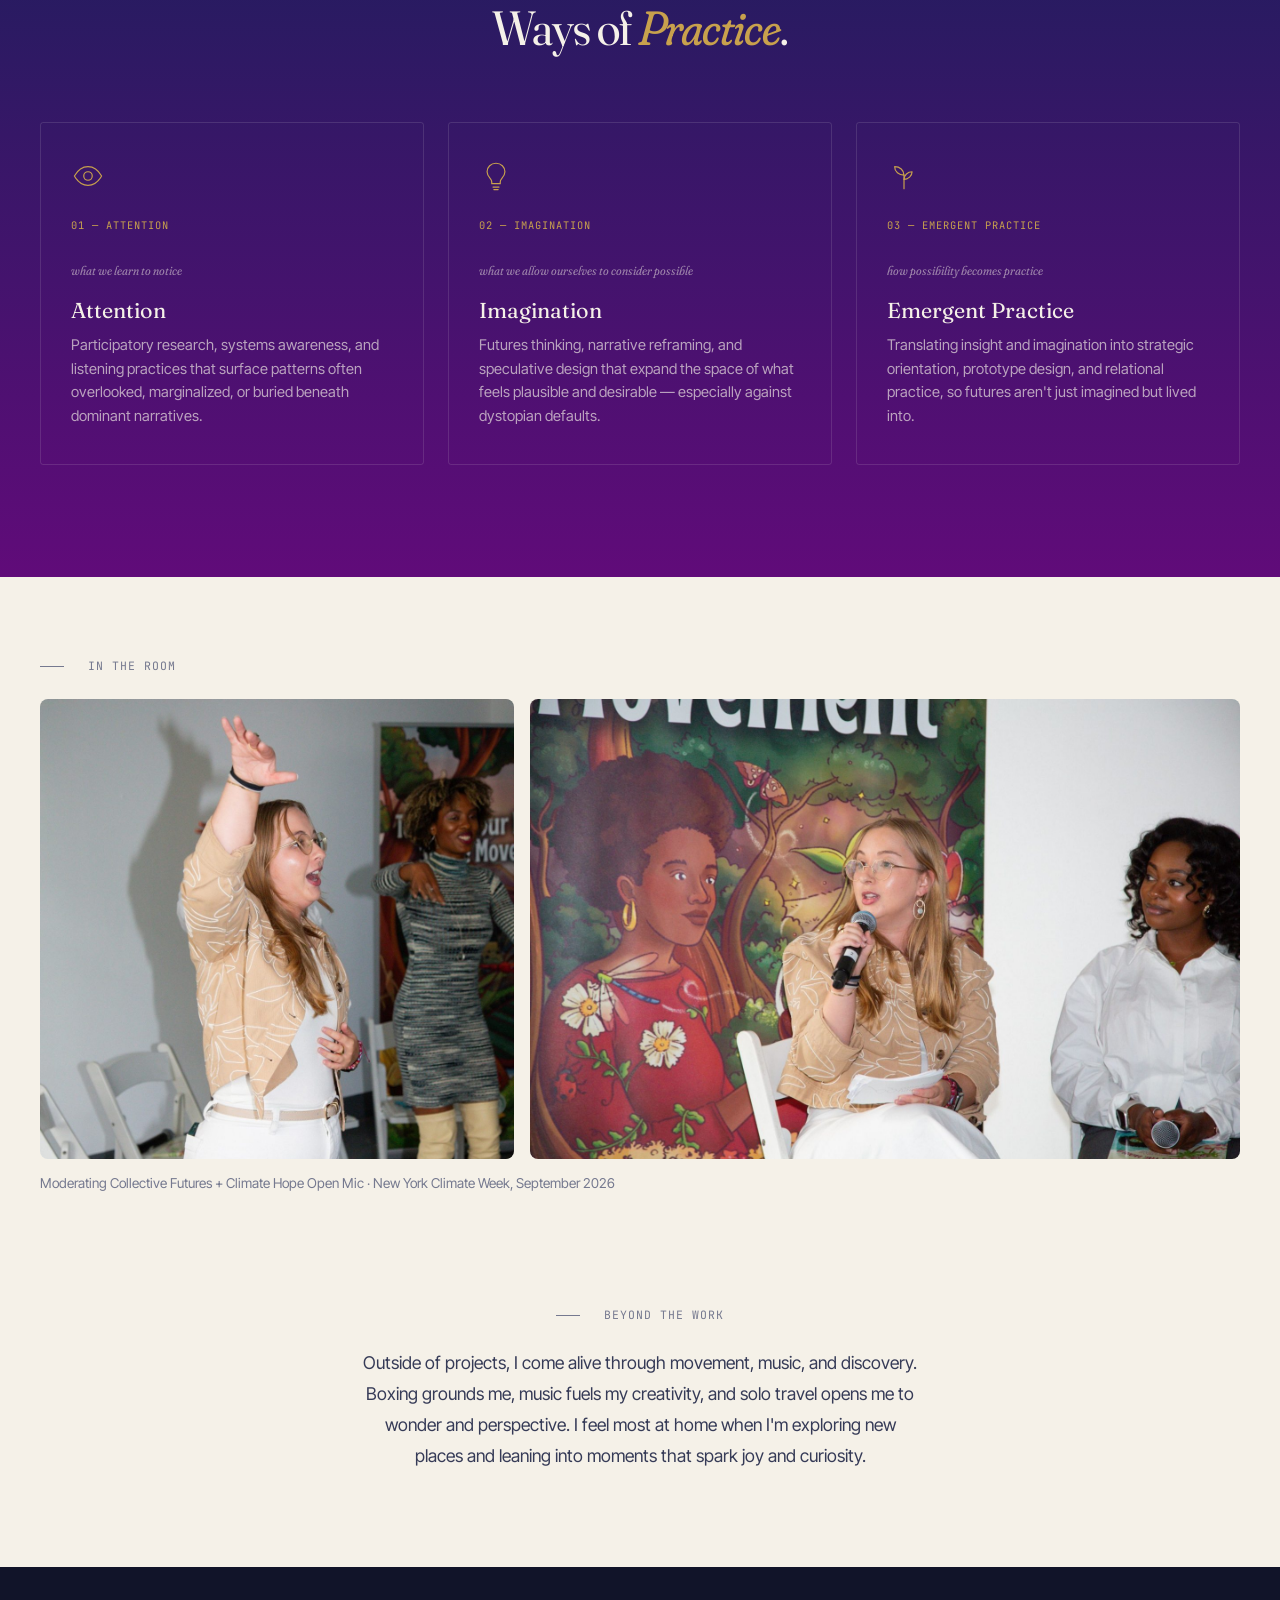
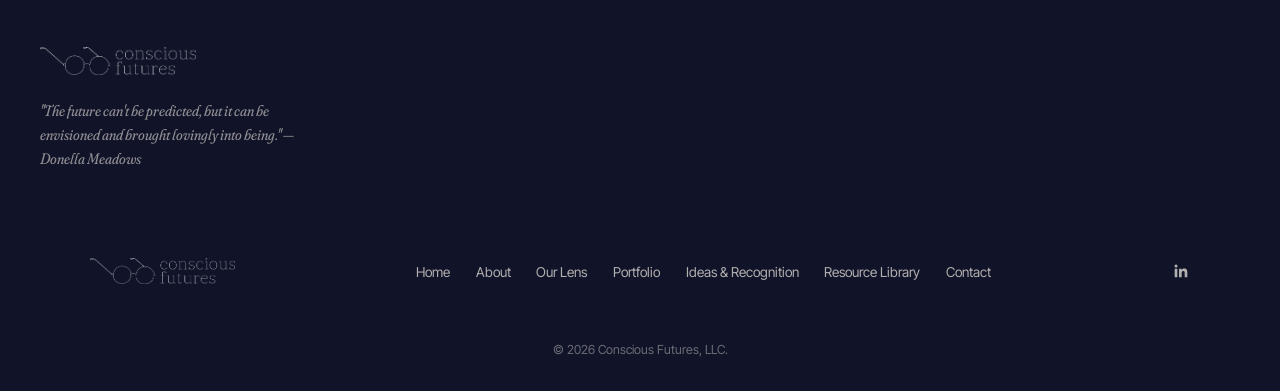
<file: about/about-kate-barranco.html>
<!DOCTYPE html>
<html lang="en">
<head>
  <meta charset="UTF-8">
  <meta name="viewport" content="width=device-width, initial-scale=1.0">
  <title>About Kate Barranco — Conscious Futures Studio</title>
  <meta name="description" content="Kate Barranco is the founder of Conscious Futures Studio — a practitioner working with civic and nonprofit leaders through research, design &amp; facilitation, strategy, narrative, and futuring.">
  <meta property="og:title" content="About Kate Barranco">
  <meta property="og:description" content="The practitioner behind Conscious Futures Studio.">
  <meta property="og:type" content="profile">
  <link rel="preconnect" href="https://fonts.googleapis.com">
  <link rel="preconnect" href="https://fonts.gstatic.com" crossorigin>
  <link href="https://fonts.googleapis.com/css2?family=Fraunces:ital,opsz,wght,SOFT,WONK@0,9..144,300..900,0..100,0..1;1,9..144,300..900,0..100,0..1&family=Inter+Tight:wght@300;400;500;600&family=JetBrains+Mono:wght@400;500&display=swap" rel="stylesheet">
  <link rel="icon" type="image/png" href="assets/images/logos/favicon.png">
  <link rel="stylesheet" href="assets/css/main.css">
  <link rel="stylesheet" href="../shared/nav.css">
  <link rel="stylesheet" href="../shared/footer.css">
  <!-- Cloudflare Web Analytics --><script type='module' src='https://static.cloudflareinsights.com/beacon.min.js' data-cf-beacon='{"token": "ea62372e60d5477eb6dc241cc973068b"}'></script><!-- End Cloudflare Web Analytics -->
  <style>
    :root{ --orange:#E75213; --navy:#1A1F5B; --purple:#800287; }
    @media (prefers-reduced-motion: reduce){
      *, *::before, *::after{ animation-duration:.01ms !important; transition-duration:.01ms !important; }
    }


    /* ---- NAV — About dropdown (this build only routes within the About experience) ---- */
    .nav-dropdown{ position:relative; }
    .nav-dropdown-toggle{ display:flex; align-items:center; gap:.3rem; }
    .nav-caret{ font-size:.65em; transition:transform .25s ease; display:inline-block; }
    .nav-dropdown:hover .nav-caret, .nav-dropdown:focus-within .nav-caret{ transform:rotateX(180deg); }
    .nav-dropdown-menu{
      position:absolute; top:calc(100% + 14px); right:0; transform:translateY(6px);
      background:var(--paper); border:1px solid var(--line); border-radius:var(--radius);
      box-shadow:0 20px 50px rgba(0,0,0,.14);
      min-width:220px; padding:.5rem; list-style:none;
      opacity:0; visibility:hidden; pointer-events:none;
      transition:opacity .22s ease, transform .22s ease;
      z-index:50;
    }
    .nav-dropdown:hover .nav-dropdown-menu,
    .nav-dropdown:focus-within .nav-dropdown-menu{
      opacity:1; visibility:visible; pointer-events:auto; transform:translateY(0);
    }
    .nav-dropdown-menu a{
      display:block; padding:.65rem .85rem; border-radius:calc(var(--radius) - 6px);
      font-size:.88rem; color:var(--ink); text-decoration:none; white-space:nowrap;
    }
    .nav-dropdown-menu a:hover{ background:var(--bg); }
    .nav-dropdown-menu a.active{ color:var(--orange); }
    .nav-mobile-sub{ padding-left:1.5rem !important; font-size:.9em !important; opacity:.75; }

    /* ---- HERO — orange-dominant horizon, echoes the hub's Kate lens ---- */
    .kb-hero{
      position:relative; overflow:hidden;
      min-height:76vh;
      display:flex; flex-direction:column; justify-content:flex-end;
      color:var(--bg);
      background:linear-gradient(150deg, var(--orange) 0%, #9c3420 32%, var(--navy) 72%, var(--purple) 118%);
    }
    .kb-hero::after{
      content:''; position:absolute; inset:0; z-index:0; pointer-events:none;
      background:
        linear-gradient(to bottom, rgba(15,17,48,.12) 0%, rgba(15,17,48,.32) 50%, rgba(15,17,48,.78) 100%),
        radial-gradient(ellipse 70% 50% at 18% 100%, rgba(128,2,135,.35) 0%, transparent 68%);
    }
    .kb-hero-inner{
      position:relative; z-index:1;
      max-width:var(--max-w); margin:0 auto; width:100%;
      padding:calc(var(--nav-h) + 4rem) var(--pad-x) 3.5rem;
      display:grid; grid-template-columns:1.15fr .85fr; gap:3rem; align-items:end;
    }
    .kb-hero h1{
      font-family:'Fraunces', serif;
      font-size:clamp(2.8rem, 6vw, 5rem);
      font-weight:400; line-height:.95; letter-spacing:-.03em;
      font-variation-settings:"opsz" 144,"SOFT" 30,"WONK" 1;
      text-shadow:0 2px 20px rgba(15,17,48,.5);
    }
    .kb-hero-desc{ font-size:1.02rem; line-height:1.65; color:rgba(245,241,232,.85); max-width:42ch; margin-top:1rem; }
    .kb-eyebrow{ color:rgba(245,241,232,.5); margin-bottom:1.25rem; }
    .kb-eyebrow::before{ background:rgba(245,241,232,.4); }
    .kb-portrait{ position:relative; aspect-ratio:4/5; border-radius:var(--radius); overflow:hidden; box-shadow:0 30px 70px rgba(0,0,0,.4); }
    .kb-portrait img{ width:100%; height:100%; object-fit:cover; object-position:center top; }
    @media (max-width:800px){
      .kb-hero-inner{ grid-template-columns:1fr; }
      .kb-portrait{ max-height:280px; }
    }

    /* ---- WHO SHE IS — pull quote ---- */
    .kb-pull{ padding:5.5rem var(--pad-x); background:var(--paper); }
    .kb-pull blockquote{
      max-width:60ch; margin:0 auto; text-align:center;
      font-family:'Fraunces', serif; font-style:italic; font-weight:300;
      font-size:clamp(1.25rem,2.5vw,1.85rem); line-height:1.5;
      font-variation-settings:"opsz" 40,"SOFT" 60,"WONK" 1;
      color:var(--ink);
    }

    /* ---- WAYS OF PRACTICE ---- */
    .kb-practice{ background:linear-gradient(to bottom, var(--navy) 0%, var(--purple) 145%); color:var(--bg); padding:var(--pad-section) var(--pad-x); }
    .kb-practice-in{ max-width:var(--max-w); margin:0 auto; }
    .kb-practice-head{ text-align:center; max-width:56ch; margin:0 auto 3.5rem; }
    .kb-practice-head .section-label{ justify-content:center; color:rgba(245,241,232,.45); margin:0 auto 1.25rem; }
    .kb-practice-head .section-label::before{ background:rgba(245,241,232,.45); }
    .kb-practice-head h2{
      font-family:'Fraunces', serif; font-size:clamp(2rem,4vw,3rem); font-weight:400;
      letter-spacing:-.02em; font-variation-settings:"opsz" 144,"SOFT" 30,"WONK" 1;
    }
    .kb-practice-head h2 em{ font-style:italic; font-variation-settings:"opsz" 144,"SOFT" 100,"WONK" 1; color:var(--gold); }
    .kb-practice-grid{ display:grid; grid-template-columns:repeat(3,1fr); gap:1.5rem; }
    .kb-practice-card{
      border:1px solid rgba(245,241,232,.12); border-radius:var(--radius);
      padding:2.25rem 1.85rem;
      transition:background .3s, border-color .3s;
    }
    .kb-practice-card:hover{ background:rgba(245,241,232,.04); border-color:var(--gold); }
    .kb-practice-icon{ width:34px; height:34px; margin-bottom:1.5rem; color:var(--gold); }
    .kb-practice-icon svg{ width:100%; height:100%; display:block; }
    .kb-practice-num{ font-family:'JetBrains Mono', monospace; font-size:.65rem; letter-spacing:.1em; text-transform:uppercase; color:var(--gold); margin-bottom:1.75rem; }
    .kb-practice-card h3{ font-family:'Fraunces', serif; font-size:1.35rem; font-weight:400; margin-bottom:.4rem; }
    .kb-practice-kicker{ font-size:.8rem; font-style:italic; color:rgba(245,241,232,.5); margin-bottom:.85rem; font-family:'Fraunces', serif; font-variation-settings:"opsz" 144,"SOFT" 80; }
    .kb-practice-card p{ font-size:.92rem; line-height:1.6; color:rgba(245,241,232,.65); }
    @media (max-width:900px){ .kb-practice-grid{ grid-template-columns:1fr; } }

    /* ---- PROOF + ROUTING ---- */
    .kb-proof{ background:var(--navy); color:var(--bg); padding:4rem var(--pad-x); }
    .kb-proof-in{ max-width:var(--max-w); margin:0 auto; display:grid; grid-template-columns:1.3fr auto; gap:3rem; align-items:center; }
    .kb-proof-badge{
      font-family:'JetBrains Mono', monospace; font-size:.62rem; letter-spacing:.1em; text-transform:uppercase;
      color:var(--gold); border:1px solid rgba(200,161,77,.4); display:inline-flex;
      padding:.25rem .75rem; border-radius:99px; margin-bottom:1.1rem;
    }
    .kb-proof-in p{ font-size:1.05rem; line-height:1.65; color:rgba(245,241,232,.85); max-width:60ch; }
    .kb-proof-btns{ display:flex; flex-direction:column; gap:.85rem; }
    @media (max-width:900px){ .kb-proof-in{ grid-template-columns:1fr; } }

    /* ---- HUMAN CLOSE ---- */
    .kb-room{ padding:5rem var(--pad-x) 1rem; background:var(--bg); }
    .kb-room-in{ max-width:var(--max-w); margin:0 auto; }
    .kb-room-grid{ display:grid; grid-template-columns:2fr 3fr; gap:1rem; margin-top:1.5rem; }
    .kb-room-grid img{ width:100%; height:460px; object-fit:cover; display:block; border-radius:8px; }
    .kb-room-grid img:first-child{ object-position:center 30%; }
    .kb-room-cap{ margin-top:.9rem; font-size:.85rem; color:var(--ink-mute); }
    @media (max-width:700px){ .kb-room-grid{ grid-template-columns:1fr; } .kb-room-grid img{ height:auto; aspect-ratio:3/4; } .kb-room-grid img:last-child{ aspect-ratio:3/2; } }
    .kb-human{ padding:6rem var(--pad-x); background:var(--bg); text-align:center; }
    .kb-human .section-label{ justify-content:center; margin:0 auto 1.5rem; color:var(--ink-mute); }
    .kb-human .section-label::before{ background:var(--ink-mute); }
    .kb-human p{ max-width:56ch; margin:0 auto; font-size:1.1rem; line-height:1.75; color:var(--ink-soft); }
  </style>
</head>
<body>

<!-- ============================================================
     NAV
     ============================================================ -->
<div id="site-nav-placeholder" data-theme="dark-bg" data-current="about"></div>

<!-- ============================================================
     HERO
     ============================================================ -->
<section class="kb-hero" aria-label="Introduction">
  <div class="kb-hero-inner">
    <div>
      <div class="section-label kb-eyebrow" data-reveal>
        <span></span>
        The practitioner
      </div>
      <h1 data-reveal data-reveal-delay="1">Kate Barranco</h1>
      <p class="kb-hero-desc" data-reveal data-reveal-delay="2">Founder of Conscious Futures — researcher, facilitator, and futures strategist.</p>
    </div>
    <div class="kb-portrait" data-reveal data-reveal-delay="2">
      <img src="assets/images/kate-portrait.jpg" alt="Kate Barranco, Founder of Conscious Futures Studio">
    </div>
  </div>
</section>

<!-- ============================================================
     WHO SHE IS
     ============================================================ -->
<section class="kb-pull">
  <blockquote data-reveal>
    "I'm Kate Barranco, founder of Conscious Futures. I work with civic and nonprofit leaders on the strategic questions in front of them — through research, design &amp; facilitation, strategy, narrative, and futuring, grounded in the belief that the people closest to the work should help shape the answers."
  </blockquote>
</section>

<!-- ============================================================
     PROOF + ROUTING
     ============================================================ -->
<section class="kb-proof">
  <div class="kb-proof-in">
    <div data-reveal>
      <div class="kb-proof-badge">Track record</div>
      <p>Over five years and 30+ projects, Kate has partnered with 20+ organizations and collaborators — including a featured essay with New America, a Community of Practice engagement with Harmony Labs, and contributions to the Civic AI Index with the National Conference on Citizenship.</p>
    </div>
    <div class="kb-proof-btns" data-reveal data-reveal-delay="1">
      <a href="../portfolio/" class="btn btn-light">See the full body of work <span class="arrow">→</span></a>
      <a href="../ideas/" class="btn btn-outline" style="border-color:rgba(245,241,232,.4); color:var(--bg);">Publications, speaking &amp; recognition <span class="arrow">→</span></a>
    </div>
  </div>
</section>

<!-- ============================================================
     WAYS OF PRACTICE
     ============================================================ -->
<section class="kb-practice">
  <div class="kb-practice-in">
    <div class="kb-practice-head">
      <div class="section-label" data-reveal>
        <span></span>
        How the work moves
      </div>
      <h2 data-reveal data-reveal-delay="1">Ways of <em>Practice</em>.</h2>
    </div>

    <div class="kb-practice-grid">
      <div class="kb-practice-card" data-reveal data-reveal-delay="1">
        <div class="kb-practice-icon" aria-hidden="true">
          <svg viewBox="0 0 40 40" fill="none" stroke="currentColor" stroke-width="1.4" stroke-linecap="round" stroke-linejoin="round">
            <path d="M4 20c4-7 10.5-11 16-11s12 4 16 11c-4 7-10.5 11-16 11S8 27 4 20z"/>
            <circle cx="20" cy="20" r="5"/>
          </svg>
        </div>
        <div class="kb-practice-num">01 — Attention</div>
        <div class="kb-practice-kicker">what we learn to notice</div>
        <h3>Attention</h3>
        <p>Participatory research, systems awareness, and listening practices that surface patterns often overlooked, marginalized, or buried beneath dominant narratives.</p>
      </div>
      <div class="kb-practice-card" data-reveal data-reveal-delay="2">
        <div class="kb-practice-icon" aria-hidden="true">
          <svg viewBox="0 0 40 40" fill="none" stroke="currentColor" stroke-width="1.4" stroke-linecap="round" stroke-linejoin="round">
            <path d="M20 5c-6 0-10.5 4.5-10.5 10 0 4 2.3 6.5 4 8.5 1 1.2 1.5 2 1.5 3.5v2h10v-2c0-1.5.5-2.3 1.5-3.5 1.7-2 4-4.5 4-8.5C30.5 9.5 26 5 20 5z"/>
            <line x1="16.5" y1="33" x2="23.5" y2="33"/>
            <line x1="17.5" y1="36" x2="22.5" y2="36"/>
          </svg>
        </div>
        <div class="kb-practice-num">02 — Imagination</div>
        <div class="kb-practice-kicker">what we allow ourselves to consider possible</div>
        <h3>Imagination</h3>
        <p>Futures thinking, narrative reframing, and speculative design that expand the space of what feels plausible and desirable — especially against dystopian defaults.</p>
      </div>
      <div class="kb-practice-card" data-reveal data-reveal-delay="3">
        <div class="kb-practice-icon" aria-hidden="true">
          <svg viewBox="0 0 40 40" fill="none" stroke="currentColor" stroke-width="1.4" stroke-linecap="round" stroke-linejoin="round">
            <path d="M20 35V19"/>
            <path d="M20 19c0-6-5-10-11-10 0 6 5 10 11 10z"/>
            <path d="M20 24c0-5 4.5-9 9.5-9 0 5-4.5 9-9.5 9z"/>
          </svg>
        </div>
        <div class="kb-practice-num">03 — Emergent Practice</div>
        <div class="kb-practice-kicker">how possibility becomes practice</div>
        <h3>Emergent Practice</h3>
        <p>Translating insight and imagination into strategic orientation, prototype design, and relational practice, so futures aren't just imagined but lived into.</p>
      </div>
    </div>
  </div>
</section>

<!-- ============================================================
     IN THE ROOM
     ============================================================ -->
<section class="kb-room">
  <div class="kb-room-in">
    <div class="section-label" data-reveal>
      <span></span>
      In the room
    </div>
    <div class="kb-room-grid" data-reveal data-reveal-delay="1">
      <img src="assets/images/climate-week-movement.jpg" alt="Kate Barranco leading a movement exercise with panelists at New York Climate Week 2026" loading="lazy">
      <img src="assets/images/climate-week-speaking.jpg" alt="Kate Barranco moderating the Climate Hope Open Mic panel at New York Climate Week 2026" loading="lazy">
    </div>
    <p class="kb-room-cap">Moderating Collective Futures + Climate Hope Open Mic · New York Climate Week, September 2026</p>
  </div>
</section>

<!-- ============================================================
     HUMAN CLOSE
     ============================================================ -->
<section class="kb-human">
  <div class="section-label" data-reveal>
    <span></span>
    Beyond the work
  </div>
  <p data-reveal data-reveal-delay="1">Outside of projects, I come alive through movement, music, and discovery. Boxing grounds me, music fuels my creativity, and solo travel opens me to wonder and perspective. I feel most at home when I'm exploring new places and leaning into moments that spark joy and curiosity.</p>
</section>

<!-- ============================================================
     FOOTER
     ============================================================ -->
<footer class="footer">
  <div class="footer-logo">
    <img src="assets/images/logos/logo-white-full.png" alt="Conscious Futures Studio">
    <p class="footer-tagline">"The future can't be predicted, but it can be envisioned and brought lovingly into being." — Donella Meadows</p>
  </div>
</footer>

<div id="site-footer-placeholder"></div>

<script src="assets/js/main.js"></script>
<script src="../shared/nav.js"></script>
<script src="../shared/footer.js"></script>
</body>
</html>
</file>
<file: assets/css/main.css>
/* ══════════════════════════════════════════════════════════════
   Conscious Futures — "Through the Lens" homepage
   ══════════════════════════════════════════════════════════════ */

:root {
  --navy: #1A1F5B;
  --navy-deep: #11142d;
  --orange: #E75213;
  --purple: #800287;
  --gold: #C8A14D;
  --blue: #3B6FBF;
  --green: #4A7B62;
  --cream: #F5F1E8;
  --horizon: linear-gradient(160deg,
    rgba(231,82,19,0.85) 0%,
    rgba(177,71,31,0.85) 22%,
    rgba(90,42,74,0.82) 48%,
    rgba(36,26,74,0.85) 68%,
    rgba(17,20,41,0.94) 100%);
  --font-serif: 'Fraunces', Georgia, serif;
  --font-sans: 'Inter', system-ui, sans-serif;
  --font-mono: 'DM Mono', monospace;
}

*, *::before, *::after { box-sizing: border-box; margin: 0; padding: 0; }
html { scroll-behavior: auto; }
body {
  background: var(--navy-deep);
  color: var(--cream);
  font-family: var(--font-sans);
  overflow-x: hidden;
  -webkit-font-smoothing: antialiased;
}
a { color: inherit; text-decoration: none; }

/* ── Top nav (matches live site: About · Our Lens · Projects · Ideas · Resource Library · Contact) ── */
.site-nav {
  position: fixed; top: 0; left: 0; right: 0; z-index: 100;
  display: flex; align-items: center; justify-content: space-between;
  padding: 1.4rem 5%;
  transition: background 0.4s ease, padding 0.4s ease, backdrop-filter 0.4s ease;
}
.site-nav.scrolled {
  background: rgba(17,20,41,0.85);
  backdrop-filter: blur(14px);
  padding: 1rem 5%;
}
.nav-logo {
  display: flex; align-items: center;
  opacity: 0.9; transition: opacity 0.25s;
}
.nav-logo:hover { opacity: 1; }
.nav-logo img {
  height: 28px; width: auto; display: block;
}
.nav-links { display: flex; gap: 2rem; list-style: none; }
.nav-links a {
  font-size: 0.72rem; letter-spacing: 0.1em; text-transform: uppercase;
  color: rgba(245,241,232,0.65); transition: color 0.25s;
}
.nav-links a:hover { color: var(--cream); }
.nav-toggle { display: none; }

@media (max-width: 760px) {
  .nav-links { display: none; }
  .nav-toggle {
    display: block; background: none; border: none; color: var(--cream);
    font-size: 0.7rem; letter-spacing: 0.1em; text-transform: uppercase;
  }
  .nav-links.open {
    display: flex; flex-direction: column; position: absolute;
    top: 100%; right: 5%; background: rgba(17,20,41,0.97);
    padding: 1.2rem 1.6rem; border-radius: 8px; gap: 1rem;
  }
}

/* ══════════════════════ PORTAL SEQUENCE ══════════════════════ */
.portal {
  position: relative;
  height: 600vh;
}
.portal.reduced-motion { height: auto; }

.portal-sticky {
  position: sticky; top: 0; height: 100vh; overflow: hidden;
}
.portal.reduced-motion .portal-sticky {
  position: static; height: auto; overflow: visible;
  display: flex; flex-direction: column;
}

/* Starfield */
.starfield {
  position: absolute; inset: 0; z-index: 1;
  background: var(--navy-deep);
}
.starfield canvas { position: absolute; inset: 0; width: 100%; height: 100%; }
.starfield::after {
  content: '';
  position: absolute; inset: -10%;
  background:
    radial-gradient(ellipse 60% 40% at 30% 20%, rgba(128,2,135,0.10) 0%, transparent 60%),
    radial-gradient(ellipse 55% 45% at 75% 65%, rgba(231,82,19,0.06) 0%, transparent 60%);
  animation: driftGlow 24s ease-in-out infinite;
  pointer-events: none;
}
@keyframes driftGlow {
  0%,100% { transform: translate(0,0); }
  50% { transform: translate(-2%,2%); }
}

/* Horizon reveal layer — masked to the two lens circles, grows on scroll */
.horizon-layer {
  position: absolute; inset: 0; z-index: 2;
  background: var(--horizon);
  opacity: 1;
}

/* Glasses graphic */
.glasses-wrap {
  position: absolute; top: 38%; left: 50%;
  width: min(48vw, 440px);
  transform: translate(-50%, -50%);
  z-index: 3;
  animation: glassesFloat 7s ease-in-out infinite;
  transition: opacity 0.6s ease;
}
.glasses-wrap svg, .glasses-wrap img { width: 100%; height: auto; display: block; }
@keyframes glassesFloat {
  0%, 100% { transform: translate(-50%, -50%) translateY(0); }
  50% { transform: translate(-50%, -50%) translateY(-8px); }
}
@media (prefers-reduced-motion: reduce) {
  .glasses-wrap { animation: none; }
}

/* Hero text */
.hero-text {
  position: absolute; z-index: 4;
  top: 56%; left: 6%; right: 6%;
  max-width: 900px;
  transition: opacity 0.5s ease, transform 0.5s ease;
}
.hero-text h1 {
  font-family: var(--font-serif); font-weight: 300;
  font-size: clamp(1.8rem, 4.2vw, 3.2rem);
  line-height: 1.35;
  color: rgba(245,241,232,0.92);
}
.hero-text .word-reframe,
.hero-text .word-imagine {
  background-clip: text; -webkit-background-clip: text;
  color: transparent; -webkit-text-fill-color: transparent;
}
.hero-text .word-reframe {
  background-image: linear-gradient(135deg, var(--gold) 0%, var(--orange) 100%);
}
.hero-text .word-imagine {
  background-image: linear-gradient(135deg, #c98fd6 0%, var(--purple) 100%);
}
.scroll-cue {
  margin-top: 1.6rem;
  background: none; border: none; padding: 0; cursor: pointer;
  font-family: var(--font-mono); font-size: 0.7rem;
  letter-spacing: 0.16em; text-transform: uppercase;
  color: rgba(245,241,232,0.5);
  display: flex; align-items: center; gap: 0.6rem;
  transition: color 0.25s;
}
.scroll-cue:hover { color: rgba(245,241,232,0.85); }
.scroll-cue::after {
  content: '↓'; display: inline-block;
  animation: cueBounce 1.8s ease-in-out infinite;
}
@keyframes cueBounce {
  0%,100% { transform: translateY(0); opacity: 0.5; }
  50% { transform: translateY(5px); opacity: 1; }
}

/* Quote layer */
.quote-layer {
  position: absolute; z-index: 5; inset: 0;
  display: flex; align-items: center; justify-content: center;
  text-align: center; padding: 0 8%;
  opacity: 0; pointer-events: none;
}
.quote-layer blockquote {
  font-family: var(--font-serif); font-style: italic; font-weight: 300;
  font-size: clamp(1.6rem, 4.2vw, 3rem);
  line-height: 1.3; max-width: 900px;
  color: var(--cream);
}
.quote-layer cite {
  display: block; margin-top: 1.6rem;
  font-family: var(--font-mono); font-style: normal;
  font-size: 0.75rem; letter-spacing: 0.14em; text-transform: uppercase;
  color: rgba(245,241,232,0.6);
}

/* Bridge line */
.bridge-layer {
  position: absolute; z-index: 5; inset: 0;
  display: flex; align-items: center; justify-content: center;
  text-align: center; padding: 0 10%;
  opacity: 0; pointer-events: none;
}
.bridge-layer p {
  font-family: var(--font-sans); font-weight: 300;
  font-size: clamp(1.1rem, 2.4vw, 1.6rem);
  line-height: 1.5; max-width: 640px;
  color: rgba(245,241,232,0.85);
}

/* Landmarks */
.landmarks {
  position: absolute; z-index: 5; inset: 0;
  display: flex; align-items: center; justify-content: center;
  padding: 0 5%;
  opacity: 0; pointer-events: none;
}
.landmarks.interactive { pointer-events: auto; }
.landmark-grid {
  display: grid; grid-template-columns: repeat(5, 1fr);
  gap: 1rem; width: 100%; max-width: 1200px;
}
.landmark-tile {
  padding: 1.6rem 1.2rem; border-radius: 12px;
  opacity: 0; transform: translateY(30px);
  transition: opacity 0.6s cubic-bezier(0.16,1,0.3,1), transform 0.6s cubic-bezier(0.16,1,0.3,1);
  border: 1px solid rgba(245,241,232,0.12);
}
.landmark-tile.in { opacity: 1; transform: translateY(0); }
.landmark-tile h3 {
  font-family: var(--font-serif); font-size: 1.15rem; font-weight: 400;
  margin-bottom: 0.5rem;
}
.landmark-tile p {
  font-size: 0.82rem; line-height: 1.5; color: rgba(245,241,232,0.75);
}
.lt-about   { background: linear-gradient(160deg, rgba(200,161,77,0.28), rgba(23,26,60,0.4)); }
.lt-lens    { background: linear-gradient(160deg, rgba(59,111,191,0.28), rgba(23,26,60,0.4)); }
.lt-projects{ background: linear-gradient(160deg, rgba(26,31,91,0.5), rgba(23,26,60,0.4)); }
.lt-ideas   { background: linear-gradient(160deg, rgba(128,2,135,0.32), rgba(23,26,60,0.4)); }
.lt-library { background: linear-gradient(160deg, rgba(74,123,98,0.32), rgba(23,26,60,0.4)); }

@media (max-width: 900px) {
  .landmark-grid { grid-template-columns: repeat(2, 1fr); }
}
@media (max-width: 560px) {
  .landmark-grid { grid-template-columns: 1fr; gap: 0.75rem; }
}

/* ── Reduced-motion normal-flow sections ── */
.portal.reduced-motion .rm-section {
  position: relative; min-height: 100vh; z-index: auto;
  display: flex; flex-direction: column; align-items: center; justify-content: center;
  padding: 5rem 6%; opacity: 0;
  transition: opacity 0.8s ease;
}
.portal.reduced-motion .rm-section.revealed { opacity: 1; }
.portal.reduced-motion .rm-hero { background: var(--navy-deep); }
.portal.reduced-motion .horizon-layer { opacity: 0; }
.portal.reduced-motion .quote-layer,
.portal.reduced-motion .bridge-layer { background: var(--horizon); }
.portal.reduced-motion .quote-layer,
.portal.reduced-motion .bridge-layer,
.portal.reduced-motion .landmarks { position: relative; pointer-events: auto; }
.portal.reduced-motion .hero-text,
.portal.reduced-motion .glasses-wrap {
  position: relative; top: auto; left: auto; right: auto;
  transform: none; margin: 0 auto 2rem;
}
.portal.reduced-motion .landmark-tile { opacity: 1; transform: none; }

/* ══════════════════════ MARQUEE ══════════════════════ */
.marquee-section {
  background: var(--navy-deep);
  padding: 3rem 0;
  border-top: 1px solid rgba(245,241,232,0.08);
  border-bottom: 1px solid rgba(245,241,232,0.08);
  overflow: hidden;
}
.marquee-label {
  text-align: center; font-family: var(--font-sans); font-size: 0.66rem; font-weight: 500;
  letter-spacing: 0.2em; text-transform: uppercase;
  color: rgba(245,241,232,0.4); margin-bottom: 1.6rem;
}
.marquee-track {
  display: flex; gap: 3.5rem; white-space: nowrap;
  animation: marqueeScroll 75s linear infinite;
  width: max-content;
}
.marquee-track { gap: 4.25rem; padding-right: 4.25rem; align-items: center; }
.marquee-item { display: inline-flex; align-items: center; flex-shrink: 0; }
.marquee-item img {
  height: 40px; width: auto; max-width: 190px; object-fit: contain; display: block;
  opacity: .62; transition: opacity .3s;
}
.marquee-track:hover { animation-play-state: paused; }
.marquee-item:hover img { opacity: 1; }
@keyframes marqueeScroll {
  from { transform: translateX(0); }
  to { transform: translateX(-50%); }
}
/* Pinned under the nav so the logos are seen without scrolling */
.marquee-section--top {
  position: fixed; top: 62px; left: 0; right: 0; z-index: 900;
  display: flex; align-items: center;
  padding: 0; height: 56px;
  background: rgba(17,20,41,0.72);
  -webkit-backdrop-filter: blur(10px); backdrop-filter: blur(10px);
  border-top: 0; border-bottom: 1px solid rgba(245,241,232,0.10);
}
.marquee-section--top .marquee-label {
  flex: 0 0 auto; margin: 0; padding: 0 1.4rem 0 2rem; white-space: nowrap;
  position: relative; z-index: 2; height: 100%; display: flex; align-items: center;
  background: linear-gradient(90deg, rgba(17,20,41,0.96) calc(100% - 2.6rem), rgba(17,20,41,0));
  padding-right: 2.6rem; color: rgba(245,241,232,0.6);
}
.marquee-section--top .marquee-track { gap: 3.25rem; padding-right: 3.25rem; }
.marquee-section--top .marquee-item img { height: 28px; max-width: 130px; opacity: .58; }
@media (max-width: 860px) {
  .marquee-section--top .marquee-label { display: none; }
  .marquee-section--top { height: 48px; }
  .marquee-section--top .marquee-item img { height: 24px; max-width: 110px; }
}

@media (prefers-reduced-motion: reduce) {
  .marquee-track { animation: none; flex-wrap: wrap; justify-content: center; }
  .marquee-section--top .marquee-track { flex-wrap: nowrap; justify-content: flex-start; width: auto; overflow-x: auto; scrollbar-width: none; }
}

/* ══════════════════════ FOOTER ══════════════════════ */
.site-footer {
  background: var(--navy-deep);
  padding: 5rem 6% 3rem;
  text-align: center;
}
.site-footer h2 {
  font-family: var(--font-serif); font-weight: 300;
  font-size: clamp(1.6rem, 3.4vw, 2.4rem);
  margin-bottom: 2rem;
}
.footer-cta {
  display: inline-block; padding: 0.9rem 2.4rem;
  border: 1px solid rgba(245,241,232,0.35); border-radius: 60px;
  font-size: 0.85rem; letter-spacing: 0.04em;
  transition: background 0.3s, border-color 0.3s;
}
.footer-cta:hover { background: rgba(245,241,232,0.08); border-color: var(--gold); }
.footer-fine {
  margin-top: 3rem; font-size: 0.72rem;
  color: rgba(245,241,232,0.4);
}
</file>
<file: shared/nav.css>
/* Shared navigation — single source of truth, injected by shared/nav.js */
.shared-nav-bar {
  position: fixed;
  top: 0; left: 0; right: 0;
  z-index: 1000;
  display: flex;
  align-items: center;
  justify-content: space-between;
  padding: 1rem 2rem;
  backdrop-filter: blur(14px);
  -webkit-backdrop-filter: blur(14px);
  font-family: 'Inter', 'Inter Tight', -apple-system, sans-serif;
}

.shared-nav--dark .shared-nav-bar { background: rgba(17, 20, 41, 0.55); }
.shared-nav--light .shared-nav-bar { background: rgba(245, 241, 232, 0.8); box-shadow: 0 1px 0 rgba(26,26,24,0.08); }

.shared-nav-logo { display: flex; align-items: center; }
.shared-nav-logo img { height: 30px; width: auto; display: block; }

.shared-nav-links {
  display: flex;
  align-items: center;
  gap: 1.6rem;
  list-style: none;
  margin: 0;
  padding: 0;
}

.shared-nav-links a {
  text-decoration: none;
  font-size: 0.9rem;
  letter-spacing: 0.01em;
  transition: opacity 0.2s ease, color 0.2s ease;
  white-space: nowrap;
}

.shared-nav--dark .shared-nav-links a { color: #F5F1E8; opacity: 0.82; }
.shared-nav--light .shared-nav-links a { color: #1A1F5B; opacity: 0.72; }
.shared-nav-links a:hover { opacity: 1; color: #E75213; }
.shared-nav-links a.active { opacity: 1; border-bottom: 1px solid currentColor; padding-bottom: 3px; }

.shared-nav-toggle {
  display: none;
  flex-direction: column;
  justify-content: center;
  gap: 5px;
  background: none;
  border: none;
  cursor: pointer;
  padding: 0.4rem;
}
.shared-nav-toggle span { width: 22px; height: 2px; border-radius: 1px; }
.shared-nav--dark .shared-nav-toggle span { background: #F5F1E8; }
.shared-nav--light .shared-nav-toggle span { background: #1A1F5B; }

@media (max-width: 860px) {
  .shared-nav-toggle { display: flex; }
  .shared-nav-links {
    position: absolute;
    top: 100%; left: 0; right: 0;
    flex-direction: column;
    align-items: flex-start;
    gap: 0;
    max-height: 0;
    overflow: hidden;
    transition: max-height 0.25s ease;
  }
  .shared-nav--dark .shared-nav-links { background: rgba(17, 20, 41, 0.97); }
  .shared-nav--light .shared-nav-links { background: rgba(245, 241, 232, 0.98); }
  .shared-nav-bar.is-open .shared-nav-links { max-height: 26rem; }
  .shared-nav-links a { padding: 0.95rem 2rem; width: 100%; font-size: 1.05rem; }
  .shared-nav-links a.active { border-bottom: none; border-left: 2px solid currentColor; padding-left: calc(2rem - 2px); }
}
</file>
<file: shared/footer.css>
/* Shared footer — single source of truth, injected by shared/footer.js */
.shared-footer {
  background: #111429;
  color: rgba(245, 241, 232, 0.75);
  padding: 3rem 2rem 2rem;
  font-family: 'Inter', 'Inter Tight', -apple-system, sans-serif;
}

.shared-footer-inner {
  max-width: 1100px;
  margin: 0 auto;
  display: flex;
  flex-wrap: wrap;
  align-items: center;
  justify-content: space-between;
  gap: 1.5rem;
}

.shared-footer-logo img { height: 26px; width: auto; display: block; opacity: 0.9; }

.shared-footer-links {
  display: flex;
  flex-wrap: wrap;
  gap: 1.25rem 1.6rem;
  list-style: none;
  margin: 0;
  padding: 0;
}

.shared-footer-links a {
  color: rgba(245, 241, 232, 0.7);
  text-decoration: none;
  font-size: 0.85rem;
  transition: color 0.2s ease;
}
.shared-footer-links a:hover { color: #F5F1E8; }

.shared-footer-socials {
  display: flex;
  gap: 0.9rem;
}

.shared-footer-socials a {
  color: rgba(245, 241, 232, 0.7);
  display: inline-flex;
  transition: color 0.2s ease;
}
.shared-footer-socials a:hover { color: #F5F1E8; }

.shared-footer-copy {
  width: 100%;
  margin: 2rem 0 0;
  font-size: 0.78rem;
  color: rgba(245, 241, 232, 0.4);
  text-align: center;
}

@media (max-width: 700px) {
  .shared-footer-inner { flex-direction: column; align-items: flex-start; }
}
</file>
<file: about/assets/css/main.css>
/* ============================================================
   CONSCIOUS FUTURES STUDIO — Design System
   conscious-futures-studio.com
   ============================================================ */

/* Fonts loaded via <link> tags in each HTML file for maximum reliability */

/* ============================================================
   TOKENS
   ============================================================ */
:root {
  --bg:         #F5F1E8;
  --bg-warm:    #EDE6D3;
  --bg-dark:    #111429;
  --ink:        #111429;
  --ink-soft:   #363B57;
  --ink-mute:   #75798F;
  --line:       rgba(17, 20, 41, 0.12);
  --accent:     #2D4A3E;
  --accent-lt:  #3D6554;
  --gold:       #C8A14D;
  --paper:      #FDFBF5;
  --radius:     3px;
  --nav-h:      72px;
  --max-w:      1380px;
  --pad-x:      2.5rem;
  --pad-section: 7rem;
}

/* ============================================================
   RESET
   ============================================================ */
*, *::before, *::after { margin: 0; padding: 0; box-sizing: border-box; }
html { scroll-behavior: smooth; font-size: 16px; }
body {
  background: var(--bg);
  color: var(--ink);
  font-family: 'Inter Tight', sans-serif;
  font-weight: 400;
  line-height: 1.55;
  -webkit-font-smoothing: antialiased;
  overflow-x: hidden;
}
img { display: block; max-width: 100%; }
a { color: inherit; }
button { font-family: inherit; cursor: pointer; }

/* ============================================================
   TYPOGRAPHY
   ============================================================ */
.display {
  font-family: 'Fraunces', serif;
  font-weight: 400;
  font-variation-settings: "opsz" 144, "SOFT" 30, "WONK" 1;
  line-height: 0.93;
  letter-spacing: -0.025em;
}

.display em,
h1 em, h2 em, h3 em {
  font-style: italic;
  font-variation-settings: "opsz" 144, "SOFT" 100, "WONK" 1;
}

.serif {
  font-family: 'Fraunces', serif;
  font-weight: 400;
  font-variation-settings: "opsz" 144, "SOFT" 30, "WONK" 1;
  letter-spacing: -0.015em;
}

.mono {
  font-family: 'JetBrains Mono', monospace;
  font-size: 0.72rem;
  letter-spacing: 0.09em;
  text-transform: uppercase;
  font-weight: 400;
}

/* ============================================================
   LAYOUT HELPERS
   ============================================================ */
.container {
  max-width: var(--max-w);
  margin: 0 auto;
  padding: 0 var(--pad-x);
}

.section-label {
  display: flex;
  align-items: center;
  gap: 0.75rem;
  color: var(--ink-mute);
  margin-bottom: 1.5rem;
  font-family: 'JetBrains Mono', monospace;
  font-size: 0.72rem;
  letter-spacing: 0.09em;
  text-transform: uppercase;
}
.section-label::before {
  content: "";
  width: 24px;
  height: 1px;
  background: currentColor;
  flex-shrink: 0;
}

/* ============================================================
   BUTTONS
   ============================================================ */
.btn {
  display: inline-flex;
  align-items: center;
  gap: 0.5rem;
  padding: 0.9rem 1.5rem;
  border-radius: 999px;
  font-size: 0.9rem;
  font-family: 'Inter Tight', sans-serif;
  font-weight: 500;
  text-decoration: none;
  border: none;
  transition: background 0.22s ease, color 0.22s ease, transform 0.2s ease;
  white-space: nowrap;
}

.btn-dark {
  background: var(--ink);
  color: var(--bg);
}
.btn-dark:hover {
  background: var(--accent);
  transform: translateY(-1px);
}

.btn-outline {
  background: transparent;
  color: var(--ink);
  border: 1px solid var(--ink);
}
.btn-outline:hover {
  background: var(--ink);
  color: var(--bg);
}

.btn-light {
  background: var(--bg);
  color: var(--ink);
}
.btn-light:hover {
  background: var(--gold);
  transform: translateY(-1px);
}

.arrow {
  display: inline-block;
  transition: transform 0.2s ease;
}
.btn:hover .arrow { transform: translateX(3px); }

/* ============================================================
   NAV
   ============================================================ */
.nav {
  position: fixed;
  top: 0; left: 0; right: 0;
  z-index: 200;
  height: var(--nav-h);
  padding: 0 var(--pad-x);
  display: flex;
  align-items: center;
  justify-content: space-between;
  background: rgba(245, 241, 232, 0.9);
  backdrop-filter: blur(16px);
  -webkit-backdrop-filter: blur(16px);
  border-bottom: 1px solid var(--line);
  transition: background 0.3s;
}

.nav.scrolled {
  background: rgba(245, 241, 232, 0.98);
}

.nav-logo {
  display: flex;
  align-items: center;
  text-decoration: none;
  flex-shrink: 0;
}
.nav-logo img {
  height: 32px;
  width: auto;
}

.nav-links {
  display: flex;
  align-items: center;
  gap: 2rem;
  list-style: none;
}

.nav-links a {
  font-size: 0.88rem;
  color: var(--ink);
  text-decoration: none;
  opacity: 0.85;
  transition: opacity 0.2s;
}
.nav-links a:hover,
.nav-links a.active { opacity: 1; }

.nav-links a.active {
  font-weight: 500;
}

.nav-cta {
  padding: 0.55rem 1.2rem;
  background: var(--ink);
  color: var(--bg) !important;
  border-radius: 999px;
  font-size: 0.84rem;
  opacity: 1 !important;
  transition: background 0.2s !important;
}
.nav-cta:hover { background: var(--accent) !important; }

/* Mobile nav */
.nav-hamburger {
  display: none;
  flex-direction: column;
  gap: 5px;
  background: none;
  border: none;
  padding: 6px;
  cursor: pointer;
}
.nav-hamburger span {
  display: block;
  width: 22px;
  height: 1.5px;
  background: var(--ink);
  transition: transform 0.25s, opacity 0.25s;
}
.nav-hamburger.open span:nth-child(1) { transform: translateY(6.5px) rotate(45deg); }
.nav-hamburger.open span:nth-child(2) { opacity: 0; }
.nav-hamburger.open span:nth-child(3) { transform: translateY(-6.5px) rotate(-45deg); }

.nav-mobile {
  display: none;
  position: fixed;
  top: var(--nav-h);
  left: 0; right: 0;
  background: var(--bg);
  border-bottom: 1px solid var(--line);
  padding: 1.5rem var(--pad-x) 2rem;
  z-index: 199;
  flex-direction: column;
  gap: 1rem;
}
.nav-mobile.open { display: flex; }
.nav-mobile a {
  font-size: 1.1rem;
  color: var(--ink);
  text-decoration: none;
  padding: 0.5rem 0;
  border-bottom: 1px solid var(--line);
}

/* ============================================================
   TICKER / MARQUEE
   ============================================================ */
.ticker-wrap {
  overflow: hidden;
  border-top: 1px solid var(--line);
  border-bottom: 1px solid var(--line);
  background: var(--bg-warm);
  padding: 1.25rem 0;
}

.ticker-label {
  padding: 0 var(--pad-x);
  color: var(--ink-mute);
  margin-bottom: 1rem;
  font-family: 'JetBrains Mono', monospace;
  font-size: 0.7rem;
  letter-spacing: 0.09em;
  text-transform: uppercase;
}

.ticker-track {
  display: flex;
  gap: 3.5rem;
  white-space: nowrap;
  animation: marquee 45s linear infinite;
  font-family: 'Fraunces', serif;
  font-size: 1.4rem;
  font-style: italic;
  font-variation-settings: "opsz" 144, "SOFT" 100;
  color: var(--ink-soft);
}

.ticker-track span {
  display: inline-flex;
  align-items: center;
  gap: 3.5rem;
}
.ticker-track span::after {
  content: "✺";
  color: var(--accent);
  font-style: normal;
  font-size: 1.1rem;
}

@keyframes marquee {
  from { transform: translateX(0); }
  to   { transform: translateX(-50%); }
}

/* ============================================================
   FOOTER
   ============================================================ */
.footer {
  background: var(--ink);
  color: var(--bg);
  padding: 5rem var(--pad-x) 2.5rem;
}

.footer-inner {
  max-width: var(--max-w);
  margin: 0 auto;
  display: grid;
  grid-template-columns: 2fr 1fr 1fr 1fr;
  gap: 3rem;
  margin-bottom: 4rem;
}

.footer-logo img {
  height: 28px;
  width: auto;
  margin-bottom: 1.5rem;
}

.footer-tagline {
  font-family: 'Fraunces', serif;
  font-style: italic;
  font-size: 0.95rem;
  line-height: 1.55;
  color: rgba(245, 241, 232, 0.55);
  max-width: 30ch;
  font-variation-settings: "opsz" 144, "SOFT" 80;
}

.footer-col h4 {
  font-family: 'JetBrains Mono', monospace;
  font-size: 0.68rem;
  letter-spacing: 0.1em;
  text-transform: uppercase;
  color: rgba(245, 241, 232, 0.45);
  margin-bottom: 1.25rem;
  font-weight: 500;
}

.footer-col ul { list-style: none; }
.footer-col li { margin-bottom: 0.6rem; }
.footer-col a {
  color: rgba(245, 241, 232, 0.78);
  text-decoration: none;
  font-size: 0.92rem;
  transition: color 0.2s;
}
.footer-col a:hover { color: var(--gold); }

.footer-bottom {
  max-width: var(--max-w);
  margin: 0 auto;
  padding-top: 2rem;
  border-top: 1px solid rgba(245, 241, 232, 0.12);
  display: flex;
  justify-content: space-between;
  align-items: center;
  font-size: 0.8rem;
  color: rgba(245, 241, 232, 0.42);
}

.footer-social {
  display: flex;
  gap: 1.25rem;
}
.footer-social a {
  color: rgba(245, 241, 232, 0.42);
  text-decoration: none;
  font-size: 0.8rem;
  transition: color 0.2s;
}
.footer-social a:hover { color: var(--gold); }

/* ============================================================
   PAGE HERO (shared across inner pages)
   ============================================================ */
.page-hero {
  padding: calc(var(--nav-h) + 5rem) var(--pad-x) 5rem;
  max-width: var(--max-w);
  margin: 0 auto;
  border-bottom: 1px solid var(--line);
}

.page-hero-eyebrow {
  margin-bottom: 1.5rem;
}

.page-hero h1 {
  font-family: 'Fraunces', serif;
  font-size: clamp(2.8rem, 6vw, 5rem);
  line-height: 0.96;
  font-weight: 400;
  letter-spacing: -0.025em;
  font-variation-settings: "opsz" 144, "SOFT" 30, "WONK" 1;
  max-width: 18ch;
  margin-bottom: 2rem;
}

.page-hero p {
  font-size: 1.15rem;
  line-height: 1.55;
  color: var(--ink-soft);
  max-width: 52ch;
}

/* ============================================================
   EMAIL CAPTURE FORM (shared)
   ============================================================ */
.email-form {
  display: flex;
  gap: 0.5rem;
  border-bottom: 1.5px solid var(--ink);
  padding-bottom: 0.4rem;
  max-width: 440px;
}

.email-form input {
  flex-grow: 1;
  background: transparent;
  border: none;
  padding: 0.5rem 0;
  font-family: 'Inter Tight', sans-serif;
  font-size: 1rem;
  color: var(--ink);
  outline: none;
}
.email-form input::placeholder { color: var(--ink-mute); }

.email-form button {
  background: var(--ink);
  color: var(--bg);
  border: none;
  padding: 0.55rem 1.2rem;
  border-radius: 999px;
  font-size: 0.86rem;
  font-family: 'Inter Tight', sans-serif;
  font-weight: 500;
  transition: background 0.2s;
}
.email-form button:hover { background: var(--accent); }

/* Light variant */
.email-form.light input { color: var(--bg); }
.email-form.light input::placeholder { color: rgba(245,241,232,0.5); }
.email-form.light { border-bottom-color: rgba(245,241,232,0.5); }
.email-form.light button { background: var(--bg); color: var(--ink); }
.email-form.light button:hover { background: var(--gold); }

/* ============================================================
   ANIMATIONS
   ============================================================ */
[data-reveal] {
  opacity: 0;
  transform: translateY(22px);
  transition: opacity 0.75s cubic-bezier(0.16, 1, 0.3, 1),
              transform 0.75s cubic-bezier(0.16, 1, 0.3, 1);
}
[data-reveal].visible {
  opacity: 1;
  transform: translateY(0);
}
[data-reveal-delay="1"] { transition-delay: 0.1s; }
[data-reveal-delay="2"] { transition-delay: 0.22s; }
[data-reveal-delay="3"] { transition-delay: 0.36s; }
[data-reveal-delay="4"] { transition-delay: 0.5s; }
[data-reveal-delay="5"] { transition-delay: 0.64s; }

/* ============================================================
   RESPONSIVE BREAKPOINTS
   ============================================================ */
@media (max-width: 1100px) {
  :root { --pad-x: 2rem; }
  .footer-inner { grid-template-columns: 1fr 1fr; }
}

@media (max-width: 768px) {
  :root {
    --pad-x: 1.25rem;
    --pad-section: 4.5rem;
  }
  .nav-links { display: none; }
  .nav-hamburger { display: flex; }
  .footer-inner { grid-template-columns: 1fr; gap: 2.5rem; }
  .footer-bottom { flex-direction: column; gap: 1rem; text-align: center; }
}
</file>
<file: resources/css/style.css>
:root{
  --bg:#121A2E;
  --panel:rgba(255,255,255,0.045);
  --panel-hover:rgba(255,255,255,0.075);
  --border:rgba(255,255,255,0.14);
  --border-soft:rgba(255,255,255,0.09);
  --text:#EDEAE0;
  --muted:#95A0BA;
  --muted-dim:#6C7690;
  --accent:#3B6FBF;
  --gold:#E3A85C;
  --serif: "Source Serif 4", Georgia, serif;
  --sans: "IBM Plex Sans", -apple-system, BlinkMacSystemFont, sans-serif;
  --mono: "IBM Plex Mono", "SFMono-Regular", monospace;
}
*{ box-sizing:border-box; }
html,body{ margin:0; padding:0; }
body{
  background:radial-gradient(ellipse at 20% -10%, #202B48 0%, var(--bg) 55%), var(--bg);
  color:var(--text); font-family:var(--sans); -webkit-font-smoothing:antialiased;
  min-height:100vh; position:relative; overflow-x:hidden;
}
#starfield{ position:fixed; inset:0; z-index:0; pointer-events:none; overflow:hidden; }
.star{ position:absolute; background:#fff; border-radius:50%; animation:twinkle linear infinite; }
@keyframes twinkle{ 0%,100%{ opacity:var(--o1);} 50%{ opacity:var(--o2);} }
.app{ max-width:1240px; margin:0 auto; padding:0 30px 100px; position:relative; z-index:1; }
em{ font-style:italic; }
.grad-word{
  background:linear-gradient(92deg, #E3A85C, #D9679E 35%, #8D7FE3 65%, #55C3C9 100%);
  -webkit-background-clip:text; background-clip:text; color:transparent; font-style:italic;
}
a{ color:inherit; }

.hero-threads{ position:absolute; top:0; left:0; right:0; height:340px; z-index:0; opacity:0.5; pointer-events:none; }
.hero-threads path.thread{
  stroke-dasharray:22 16;
  transform-origin:50% 50%;
  animation: thread-flow 20s linear infinite, thread-drift 12s ease-in-out infinite, thread-glow 9s ease-in-out infinite;
}
.hero-threads path.thread:nth-child(1){ animation-duration:18s, 13s, 8s; animation-delay:0s, 0s, 0s; }
.hero-threads path.thread:nth-child(2){ animation-duration:24s, 15s, 10s; animation-delay:-3s, -2s, -1s; }
.hero-threads path.thread:nth-child(3){ animation-duration:21s, 11s, 7s; animation-delay:-7s, -4s, -3s; }
.hero-threads path.thread:nth-child(4){ animation-duration:26s, 17s, 11s; animation-delay:-2s, -1s, -5s; }
.hero-threads path.thread:nth-child(5){ animation-duration:19s, 14s, 9s; animation-delay:-5s, -6s, -2s; }
.hero-threads path.thread:nth-child(6){ animation-duration:23s, 12s, 12s; animation-delay:-9s, -3s, -4s; }

@keyframes thread-flow{
  to{ stroke-dashoffset:-380; }
}
@keyframes thread-drift{
  0%,100%{ transform:translateY(0) scaleY(1); }
  50%{ transform:translateY(9px) scaleY(1.015); }
}
@keyframes thread-glow{
  0%,100%{ opacity:0.7; }
  50%{ opacity:1; }
}
@media (prefers-reduced-motion: reduce){
  .hero-threads path.thread{ animation:none; }
}

/* ---------- Masthead ---------- */
.masthead{ padding:96px 0 18px; border-bottom:1px solid var(--border-soft); position:relative; }
.masthead-top{ display:flex; justify-content:space-between; align-items:flex-start; gap:24px; flex-wrap:wrap; margin-bottom:16px; }
.brand-row{ display:flex; align-items:center; gap:12px; }
.brand-logo{ height:34px; width:auto; display:block; }
.masthead-main{ display:flex; justify-content:space-between; align-items:flex-end; gap:28px; flex-wrap:wrap; }
.masthead-copy{ flex:1 1 420px; min-width:280px; }
.kicker{ font-family:var(--mono); font-size:11px; letter-spacing:0.18em; text-transform:uppercase; color:var(--accent); margin:0 0 10px; }
.masthead h1{ font-family:var(--serif); font-weight:500; font-size:32px; line-height:1.16; margin:0 0 8px; color:var(--text); max-width:660px; }
.masthead .sub{ font-family:var(--serif); font-style:italic; font-size:15px; color:var(--muted); margin:0; max-width:560px; }

.stat-panel{
  background:linear-gradient(135deg, rgba(59,111,191,0.20), rgba(141,127,227,0.14));
  border:1px solid rgba(59,111,191,0.4); border-radius:10px;
  padding:14px 20px; backdrop-filter:blur(8px); text-align:right; max-width:290px; flex:none;
}
.stat-block{ display:flex; flex-direction:column; align-items:flex-end; gap:1px; }
.stat-num{ font-family:var(--serif); font-weight:500; font-size:34px; color:var(--text); font-variant-numeric:tabular-nums; line-height:1.1; }
.stat-cap{ font-family:var(--mono); font-size:10.5px; letter-spacing:0.06em; text-transform:uppercase; color:var(--muted); line-height:1.4; }
.stat-sub{ font-family:var(--mono); font-size:11px; color:var(--muted); margin-top:9px; letter-spacing:0.03em; text-align:right; border-top:1px solid rgba(59,111,191,0.25); padding-top:9px; }
.stat-sub b{ color:var(--accent); font-weight:600; }

/* ---------- Search ---------- */
.search-zone{ padding:18px 0 4px; }
.search-shell{
  border:1px solid var(--border); border-radius:3px; background:var(--panel); backdrop-filter:blur(6px);
  display:flex; align-items:center; gap:12px; padding:14px 18px; transition:border-color .15s ease, box-shadow .15s ease;
}
.search-shell:focus-within{ border-color:var(--accent); box-shadow:0 0 0 3px rgba(59,111,191,0.15); }
.search-shell svg{ flex:none; color:var(--muted); }
.search-shell input{ flex:1; border:none; outline:none; background:transparent; font-family:var(--serif); font-style:italic; font-size:19px; color:var(--text); }
.search-shell input::placeholder{ color:var(--muted-dim); }
.search-clear{ font-family:var(--mono); font-size:11px; color:var(--muted); background:none; border:1px solid var(--border); border-radius:20px; padding:5px 12px; cursor:pointer; display:none; }
.search-clear.show{ display:inline-block; }
.search-hint{ font-family:var(--mono); font-size:11px; color:var(--muted-dim); margin:11px 2px 0; letter-spacing:0.02em; display:flex; align-items:center; gap:10px; flex-wrap:wrap; }
.search-hint button{ font-family:var(--mono); font-size:11px; background:none; border:none; color:var(--accent); text-decoration:underline; cursor:pointer; padding:0; }
.search-mode{ font-family:var(--mono); font-size:10px; color:var(--muted-dim); display:inline-flex; align-items:center; gap:6px; }
.search-mode .dot{ width:6px; height:6px; border-radius:50%; background:var(--muted-dim); }
.search-mode.ready .dot{ background:var(--accent); box-shadow:0 0 6px var(--accent); }
.search-mode.loading .dot{ background:var(--gold); animation:pulse 1s ease-in-out infinite; }
@keyframes pulse{ 0%,100%{ opacity:1;} 50%{ opacity:0.4;} }

/* ================= CATEGORIES SCREEN (home) ================= */
#categories-screen{ padding-top:20px; }
.cat-section-row{ display:flex; justify-content:space-between; align-items:center; flex-wrap:wrap; gap:10px; margin-bottom:14px; }
.cat-section-label{ font-family:var(--mono); font-size:11px; letter-spacing:0.14em; text-transform:uppercase; color:var(--muted); margin:0; }
.home-view-toggle{ display:inline-flex; background:var(--panel); border:1px solid var(--border); border-radius:20px; padding:3px; gap:2px; }
.home-view-toggle button{
  font-family:var(--mono); font-size:11px; letter-spacing:0.06em; text-transform:uppercase;
  padding:7px 16px; border-radius:16px; border:none; background:none; color:var(--muted); cursor:pointer; transition:all .15s ease;
}
.home-view-toggle button.active{ background:var(--accent); color:#0B1730; }
.home-view-toggle button:hover:not(.active){ color:var(--text); }
.cat-grid{ display:grid; grid-template-columns:repeat(auto-fill, minmax(280px,1fr)); gap:16px; }
.cat-tile{
  background:var(--panel); border:1px solid var(--border-soft); border-top:2px solid var(--tile-color, var(--accent));
  border-radius:3px; padding:22px 22px 20px; cursor:pointer; text-align:left;
  transition:background .15s ease, transform .15s ease, box-shadow .15s ease;
  display:flex; flex-direction:column; gap:10px; min-height:168px; backdrop-filter:blur(6px);
  animation:fadeUp .32s ease both;
}
@keyframes fadeUp{ from{ opacity:0; transform:translateY(8px);} to{ opacity:1; transform:translateY(0);} }
.cat-tile:hover{ background:var(--panel-hover); transform:translateY(-3px); box-shadow:0 16px 32px -20px var(--tile-color, rgba(0,0,0,.5)); }
.cat-tile-top{ display:flex; justify-content:space-between; align-items:center; }
.cat-dot{ width:9px; height:9px; border-radius:50%; background:var(--tile-color,var(--accent)); box-shadow:0 0 8px var(--tile-color, var(--accent)); }
.cat-count{ font-family:var(--mono); font-size:10.5px; color:var(--muted-dim); }
.cat-tile h4{ font-family:var(--serif); font-weight:500; font-size:18px; line-height:1.3; margin:0; color:var(--text); }
.cat-tile p{ font-family:var(--serif); font-style:italic; font-size:13px; color:var(--muted); line-height:1.55; margin:0; flex:1; }
.cat-tile .enter{ font-family:var(--mono); font-size:10.5px; letter-spacing:0.05em; text-transform:uppercase; color:var(--tile-color, var(--accent)); }

.cat-cta-row{ display:flex; gap:14px; justify-content:center; flex-wrap:wrap; margin-top:38px; padding-top:30px; border-top:1px solid var(--border-soft); }
.cta-btn{
  font-family:var(--mono); font-size:11.5px; letter-spacing:0.06em; text-transform:uppercase;
  padding:13px 24px; border-radius:24px; cursor:pointer; text-decoration:none; display:inline-flex; align-items:center; gap:8px;
  transition:all .15s ease; border:none;
}
.cta-btn.primary{ background:var(--text); color:#0A0E1A; border:1px solid var(--text); }
.cta-btn.primary:hover{ background:var(--accent); border-color:var(--accent); }
.cta-btn.ghost{ background:transparent; color:var(--text); border:1px solid var(--border); }
.cta-btn.ghost:hover{ border-color:var(--accent); color:var(--accent); }
.cta-btn.gold{ background:transparent; color:var(--gold); border:1px solid var(--gold); }
.cta-btn.gold:hover{ background:var(--gold); color:#241505; }

/* ================= BROWSE SCREEN ================= */
#browse-screen{ padding-top:30px; }
.back-row{ margin-bottom:18px; }
.back-link{ font-family:var(--mono); font-size:11px; letter-spacing:0.05em; text-transform:uppercase; color:var(--muted); background:none; border:none; cursor:pointer; display:inline-flex; align-items:center; gap:6px; padding:0; }
.back-link:hover{ color:var(--accent); }

.toolbar{ display:flex; justify-content:space-between; align-items:center; flex-wrap:wrap; gap:14px; padding:6px 0 0; }
.view-toggle{ display:inline-flex; gap:4px; background:var(--panel); border:1px solid var(--border); border-radius:22px; padding:4px; }
.view-toggle button{
  font-family:var(--mono); font-size:11.5px; letter-spacing:0.08em; text-transform:uppercase;
  background:none; color:var(--muted); border:none; border-radius:18px; padding:8px 18px; cursor:pointer; transition:all .15s ease;
}
.view-toggle button.active{ background:var(--accent); color:#0B1730; }
.view-toggle button:hover:not(.active){ color:var(--text); }

.layout{ display:grid; grid-template-columns:224px 1fr; gap:42px; margin-top:22px; }
@media (max-width:880px){ .layout{ grid-template-columns:1fr; } }

.filter-panel{ position:sticky; top:16px; align-self:start; max-height:calc(100vh - 32px); overflow-y:auto; }
.filter-head{ display:flex; justify-content:space-between; align-items:baseline; border-bottom:1px solid var(--border-soft); padding-bottom:8px; margin-bottom:14px; }
.filter-head h3{ font-family:var(--mono); font-size:11px; letter-spacing:0.12em; text-transform:uppercase; margin:0; color:var(--text); }
.filter-head button{ font-family:var(--mono); font-size:10.5px; background:none; border:none; color:var(--accent); cursor:pointer; padding:0; text-decoration:underline; visibility:hidden; }
.filter-head button.show{ visibility:visible; }

.filter-group{ margin-bottom:24px; }
.filter-group-label{ font-family:var(--mono); font-size:10px; letter-spacing:0.1em; text-transform:uppercase; color:var(--muted-dim); margin-bottom:10px; display:flex; justify-content:space-between; align-items:center; }
.filter-group-label button{ font-family:var(--mono); font-size:9px; background:none; border:none; color:var(--muted-dim); cursor:pointer; text-transform:none; letter-spacing:0; }
.filter-group-label button:hover{ color:var(--accent); }
.pill-list{ display:flex; flex-wrap:wrap; gap:7px; }
.pill-list.collapsed .pill:nth-child(n+13){ display:none; }
.pill{
  font-family:var(--sans); font-size:12.5px; padding:5px 11px; border:1px solid var(--border); border-radius:20px;
  background:transparent; color:var(--muted); cursor:pointer; transition:all .12s ease; line-height:1.2;
}
.pill:hover{ border-color:var(--accent); color:var(--text); }
.pill.active{ background:var(--accent); border-color:var(--accent); color:#0B1730; }
.pill .n{ font-family:var(--mono); font-size:10px; opacity:.7; margin-left:4px; }
.type-row{ display:flex; align-items:center; gap:9px; font-size:13px; padding:6px 2px; cursor:pointer; color:var(--muted); }
.type-row input{ accent-color:var(--accent); width:14px; height:14px; }
.type-row .n{ margin-left:auto; font-family:var(--mono); font-size:10.5px; color:var(--muted-dim); }

.content-label{ display:flex; justify-content:space-between; align-items:baseline; gap:10px; border-bottom:1px solid var(--border-soft); padding-bottom:9px; margin-bottom:22px; flex-wrap:wrap; }
.content-label .browsing{ font-family:var(--mono); font-size:11px; letter-spacing:0.1em; text-transform:uppercase; color:var(--muted); }
.content-label .browsing b{ color:var(--text); font-weight:600; }
.content-label .drawer-count{ font-family:var(--mono); font-size:11px; color:var(--muted-dim); font-variant-numeric:tabular-nums; }
.content{ min-height:440px; }

/* ---------- Loading / empty ---------- */
.loading-state{ display:flex; flex-direction:column; align-items:center; justify-content:center; padding:90px 20px; color:var(--muted); font-family:var(--serif); font-style:italic; font-size:15px; gap:16px; }
.loading-ring{ width:26px; height:26px; border-radius:50%; border:1.5px solid var(--border); border-top-color:var(--accent); animation:spin 0.9s linear infinite; }
@keyframes spin{ to{ transform:rotate(360deg);} }

.empty-state{ padding:76px 20px; text-align:center; }
.empty-state .ring-mark{ width:36px; height:36px; margin:0 auto 18px; border:1.5px solid var(--gold); border-radius:50%; display:flex; align-items:center; justify-content:center; font-family:var(--serif); color:var(--gold); font-style:italic; box-shadow:0 0 18px rgba(227,168,92,0.25); }
.empty-state h3{ font-family:var(--serif); font-weight:500; font-size:23px; margin:0 0 10px; color:var(--text); }
.empty-state p{ font-family:var(--serif); font-style:italic; color:var(--muted); font-size:15px; max-width:440px; margin:0 auto 20px; line-height:1.6; }
.empty-state button{ font-family:var(--mono); font-size:11px; letter-spacing:0.06em; text-transform:uppercase; background:none; color:var(--text); border:1px solid var(--border); padding:9px 18px; border-radius:20px; cursor:pointer; }
.empty-state button:hover{ border-color:var(--accent); color:var(--accent); }

/* ---------- Grid view ---------- */
.grid-view{ display:grid; grid-template-columns:repeat(auto-fill, minmax(260px, 1fr)); gap:16px; }
.card{
  background:var(--panel); border:1px solid var(--border-soft); border-radius:3px; backdrop-filter:blur(6px);
  padding:20px 20px 18px; display:flex; flex-direction:column; min-height:246px; position:relative;
  border-top:2px solid var(--card-color, var(--accent));
  transition:transform .15s ease, background .15s ease, box-shadow .15s ease;
  animation:fadeUp .32s ease both;
}
.card:hover{ background:var(--panel-hover); transform:translateY(-3px); box-shadow:0 16px 32px -20px var(--card-color, rgba(0,0,0,.5)); }
.card-top{ display:flex; justify-content:space-between; align-items:center; margin-bottom:14px; }
.accession{ font-family:var(--mono); font-size:10.5px; color:var(--muted); letter-spacing:0.04em; display:flex; align-items:center; gap:7px; }
.ring-dot{ width:7px; height:7px; border-radius:50%; background:var(--card-color, var(--accent)); flex:none; box-shadow:0 0 6px var(--card-color, var(--accent)); }
.type-tab{ font-family:var(--mono); font-size:9.5px; letter-spacing:0.09em; text-transform:uppercase; color:var(--muted-dim); }
.card h4{ font-family:var(--serif); font-weight:500; font-size:18px; line-height:1.32; margin:0 0 9px; color:var(--text); }
.card p.blurb{ font-size:13px; line-height:1.6; color:var(--muted); margin:0 0 16px; flex:1; }
.tags-label{ font-family:var(--mono); font-size:9px; letter-spacing:0.1em; text-transform:uppercase; color:var(--muted-dim); margin-bottom:8px; }
.card-tags{ display:flex; flex-wrap:wrap; gap:5px; margin-bottom:16px; }
.tag-chip{
  font-family:var(--sans); font-size:10.5px; letter-spacing:0.01em; color:var(--muted);
  border:none; padding:3px 10px 3px 8px; border-radius:20px; cursor:pointer;
  background:rgba(255,255,255,0.055); display:inline-flex; align-items:center; gap:5px;
  transition:all .1s ease;
}
.tag-chip::before{ content:""; width:4px; height:4px; border-radius:50%; background:var(--muted-dim); flex:none; }
.tag-chip:hover{ background:rgba(255,255,255,0.1); color:var(--text); }
.tag-chip:hover::before{ background:var(--accent); }
.card-foot{ display:flex; justify-content:space-between; align-items:center; border-top:1px solid var(--border-soft); padding-top:13px; margin-top:auto; gap:8px; }
.conn-count{ font-family:var(--mono); font-size:10px; color:var(--muted-dim); }
.match-score{ font-family:var(--mono); font-size:9.5px; color:var(--gold); }
.visit-link{ font-family:var(--mono); font-size:11px; letter-spacing:0.03em; color:var(--text); text-decoration:none; display:inline-flex; align-items:center; gap:5px; }
.visit-link:hover{ color:var(--accent); }

/* ---------- List view ---------- */
.list-view{ border-top:1px solid var(--border-soft); }
.list-head-row, .list-row{ display:grid; grid-template-columns:64px 1fr 210px 230px 90px; gap:16px; align-items:center; padding:14px 12px; border-bottom:1px solid var(--border-soft); }
.list-row{ border-left:2px solid var(--card-color, transparent); }
.list-head-row{ font-family:var(--mono); font-size:10px; letter-spacing:0.1em; text-transform:uppercase; color:var(--muted-dim); border-left:2px solid transparent; }
.list-row{ font-size:13.5px; transition:background .1s ease; }
.list-row:hover{ background:var(--panel); }
.list-acc{ font-family:var(--mono); font-size:11px; color:var(--muted); }
.list-title{ font-family:var(--serif); font-weight:500; color:var(--text); font-size:15px; line-height:1.3; }
.list-title span.blurb-inline{ display:block; font-family:var(--serif); font-style:italic; font-weight:400; font-size:12.5px; color:var(--muted); margin-top:3px; }
.list-type{ font-family:var(--mono); font-size:10.5px; color:var(--muted); }
.list-tags{ display:flex; flex-wrap:wrap; gap:5px; }
.list-tags .tag-chip{ font-size:9px; padding:2px 8px; }
.list-link{ font-family:var(--mono); font-size:11px; color:var(--text); text-decoration:none; }
@media (max-width:760px){ .list-head-row{ display:none; } .list-row{ grid-template-columns:1fr; gap:6px; padding:16px 12px; } }

/* ---------- Lens view (Prezi-style drill-down) ---------- */
.map-shell{ position:relative; }
.map-note{ font-family:var(--serif); font-style:italic; font-size:13px; color:var(--muted); padding:0 0 22px; max-width:640px; line-height:1.6; display:flex; align-items:flex-start; gap:10px; }
.map-note .note-glyph{ width:26px; height:14px; flex:none; margin-top:3px; color:var(--accent); }

.lens-grid{ display:flex; flex-wrap:wrap; gap:26px; justify-content:center; padding:10px 0 6px; }
.lens-tile{
  --lens-color: var(--accent);
  width:172px; height:172px; border-radius:50%; position:relative; cursor:pointer;
  border:1.5px solid var(--lens-color); background:transparent; color:var(--text);
  display:flex; flex-direction:column; align-items:center; justify-content:center; gap:6px; padding:16px;
  transition:transform .28s cubic-bezier(.2,.8,.3,1), opacity .28s ease, box-shadow .2s ease;
  animation:lensIn .4s ease both;
}
@keyframes lensIn{ from{ opacity:0; transform:scale(0.85);} to{ opacity:1; transform:scale(1);} }
.lens-tile::before{
  content:""; position:absolute; inset:0; border-radius:50%;
  background:radial-gradient(circle at 32% 26%, rgba(255,255,255,0.16), transparent 55%);
  pointer-events:none;
}
.lens-tile:hover{ transform:scale(1.06); box-shadow:0 0 26px -4px var(--lens-color); }
.lens-tile.zoom-in{ transform:scale(2.6); opacity:0; transition:transform .32s ease, opacity .32s ease .05s; z-index:5; }
.lens-tile.zoom-out{ transform:scale(0.7); opacity:0; transition:transform .28s ease, opacity .22s ease; }
.lens-count{ font-family:var(--serif); font-style:italic; font-size:26px; color:var(--lens-color); line-height:1; }
.lens-name{ font-family:var(--mono); font-size:9.5px; letter-spacing:0.05em; text-transform:uppercase; text-align:center; line-height:1.4; color:var(--text); max-width:128px; }
.lens-enter{ font-family:var(--mono); font-size:8.5px; letter-spacing:0.08em; text-transform:uppercase; color:var(--muted-dim); opacity:0; transition:opacity .15s ease; }
.lens-tile:hover .lens-enter{ opacity:1; }

.lens-detail{ animation:fadeUp .3s ease both; }
.lens-back{ font-family:var(--mono); font-size:11px; letter-spacing:0.05em; text-transform:uppercase; color:var(--muted); background:none; border:none; cursor:pointer; display:inline-flex; align-items:center; gap:6px; padding:0; margin-bottom:22px; }
.lens-back:hover{ color:var(--accent); }
.lens-detail-head{ display:flex; align-items:center; gap:16px; margin-bottom:26px; }
.lens-detail-ring{
  width:56px; height:56px; border-radius:50%; border:2px solid var(--lens-color); flex:none; position:relative;
  background:radial-gradient(circle at 32% 26%, rgba(255,255,255,0.18), transparent 55%);
}
.lens-detail-head h3{ font-family:var(--serif); font-weight:500; font-size:22px; margin:0 0 4px; color:var(--text); }
.lens-detail-head .lens-sub{ font-family:var(--serif); font-style:italic; font-size:13px; color:var(--muted); margin:0; }
.lens-resource-grid{ display:grid; grid-template-columns:repeat(auto-fill, minmax(250px,1fr)); gap:16px; margin-bottom:30px; }

.lens-subgroups{ display:flex; flex-wrap:wrap; gap:10px; margin-bottom:26px; }
.lens-subgroup-pill{
  font-family:var(--mono); font-size:11px; letter-spacing:0.03em; color:var(--text);
  background:var(--panel); border:1px solid var(--border); border-radius:20px; padding:7px 14px; cursor:pointer;
}
.lens-subgroup-pill.active{ background:var(--accent); border-color:var(--accent); color:#0B1730; }

.lens-also{ border-top:1px solid var(--border-soft); padding-top:20px; }
.lens-also-label{ font-family:var(--mono); font-size:10px; letter-spacing:0.1em; text-transform:uppercase; color:var(--muted-dim); margin-bottom:12px; }
.lens-jump{
  display:inline-flex; align-items:center; gap:8px; font-family:var(--sans); font-size:12.5px; color:var(--text);
  background:var(--panel); border:1px solid var(--border); border-radius:20px; padding:7px 14px; margin:0 8px 8px 0; cursor:pointer;
  transition:border-color .12s ease;
}
.lens-jump:hover{ border-color:var(--jump-color, var(--accent)); }
.lens-jump .jc-dot{ width:7px; height:7px; border-radius:50%; background:var(--jump-color, var(--accent)); }
.lens-jump i{ font-style:italic; color:var(--muted-dim); font-family:var(--serif); }
@media (max-width:640px){ .lens-tile{ width:140px; height:140px; } }

/* ---------- Pagination ---------- */
.load-more-row{ display:flex; justify-content:center; padding:34px 0 10px; }
.load-more-btn{
  font-family:var(--mono); font-size:11.5px; letter-spacing:0.06em; text-transform:uppercase;
  background:transparent; color:var(--text); border:1px solid var(--border); padding:12px 26px; border-radius:24px; cursor:pointer;
  transition:all .15s ease;
}
.load-more-btn:hover{ border-color:var(--accent); color:var(--accent); }
.load-more-btn:disabled{ opacity:0.4; cursor:default; }

/* ---------- Footer / suggest ---------- */
.site-footer{ border-top:1px solid var(--border-soft); margin-top:60px; padding-top:26px; display:flex; justify-content:space-between; align-items:center; flex-wrap:wrap; gap:14px; }
.site-footer p{ font-family:var(--mono); font-size:10.5px; color:var(--muted-dim); margin:0; }
.site-footer a{ color:var(--accent); }

::selection{ background:rgba(59,111,191,0.3); }


/* ============== EXPLORE MODE BAR ============== */
.explore-bar{ display:flex; align-items:stretch; flex-wrap:wrap; gap:12px; margin:22px 0 26px; }
.explore-bar-label{ align-self:center; font-family:var(--mono); font-size:11px; letter-spacing:0.08em; text-transform:uppercase; color:var(--muted); margin-right:4px; }
.explore-btn{
  flex:1 1 170px; max-width:300px; text-align:left; cursor:pointer;
  display:flex; flex-direction:column; gap:3px;
  padding:14px 20px; border-radius:14px;
  background:var(--panel); border:1.5px solid var(--border); color:var(--text);
  font-family:var(--sans); transition:background .2s ease, border-color .2s ease, transform .2s ease, color .2s ease;
}
.explore-btn-title{ font-family:var(--serif); font-size:19px; font-weight:500; line-height:1.2; }
.explore-btn-sub{ font-family:var(--mono); font-size:10.5px; letter-spacing:0.03em; color:var(--muted); }
.explore-btn:hover{ border-color:var(--accent); background:var(--panel-hover); transform:translateY(-2px); }
.explore-btn:focus-visible{ outline:2px solid var(--gold); outline-offset:3px; }
.explore-btn.active{ background:var(--text); border-color:var(--text); color:#0A0E1A; }
.explore-btn.active .explore-btn-sub{ color:#3A4358; }
@media (max-width:640px){ .explore-bar-label{ flex-basis:100%; } .explore-btn{ max-width:none; flex-basis:100%; } }
</file>
